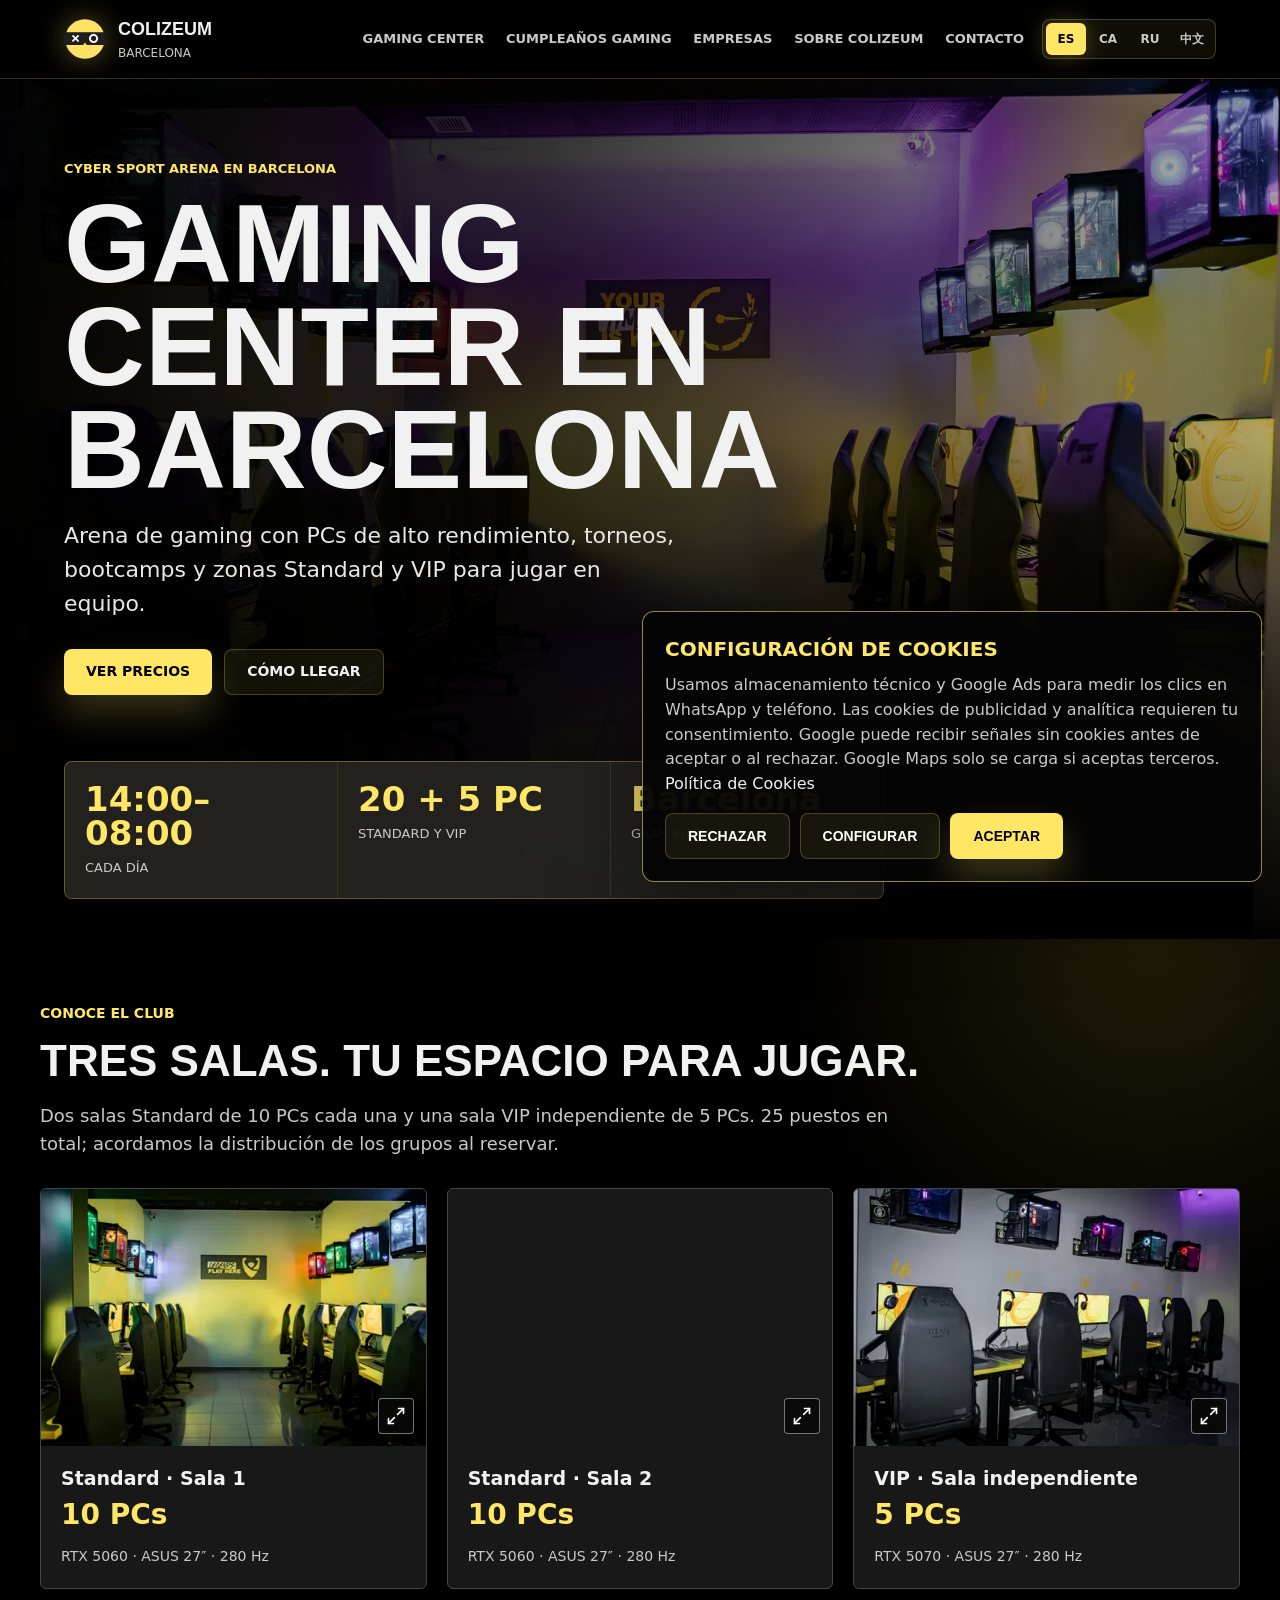
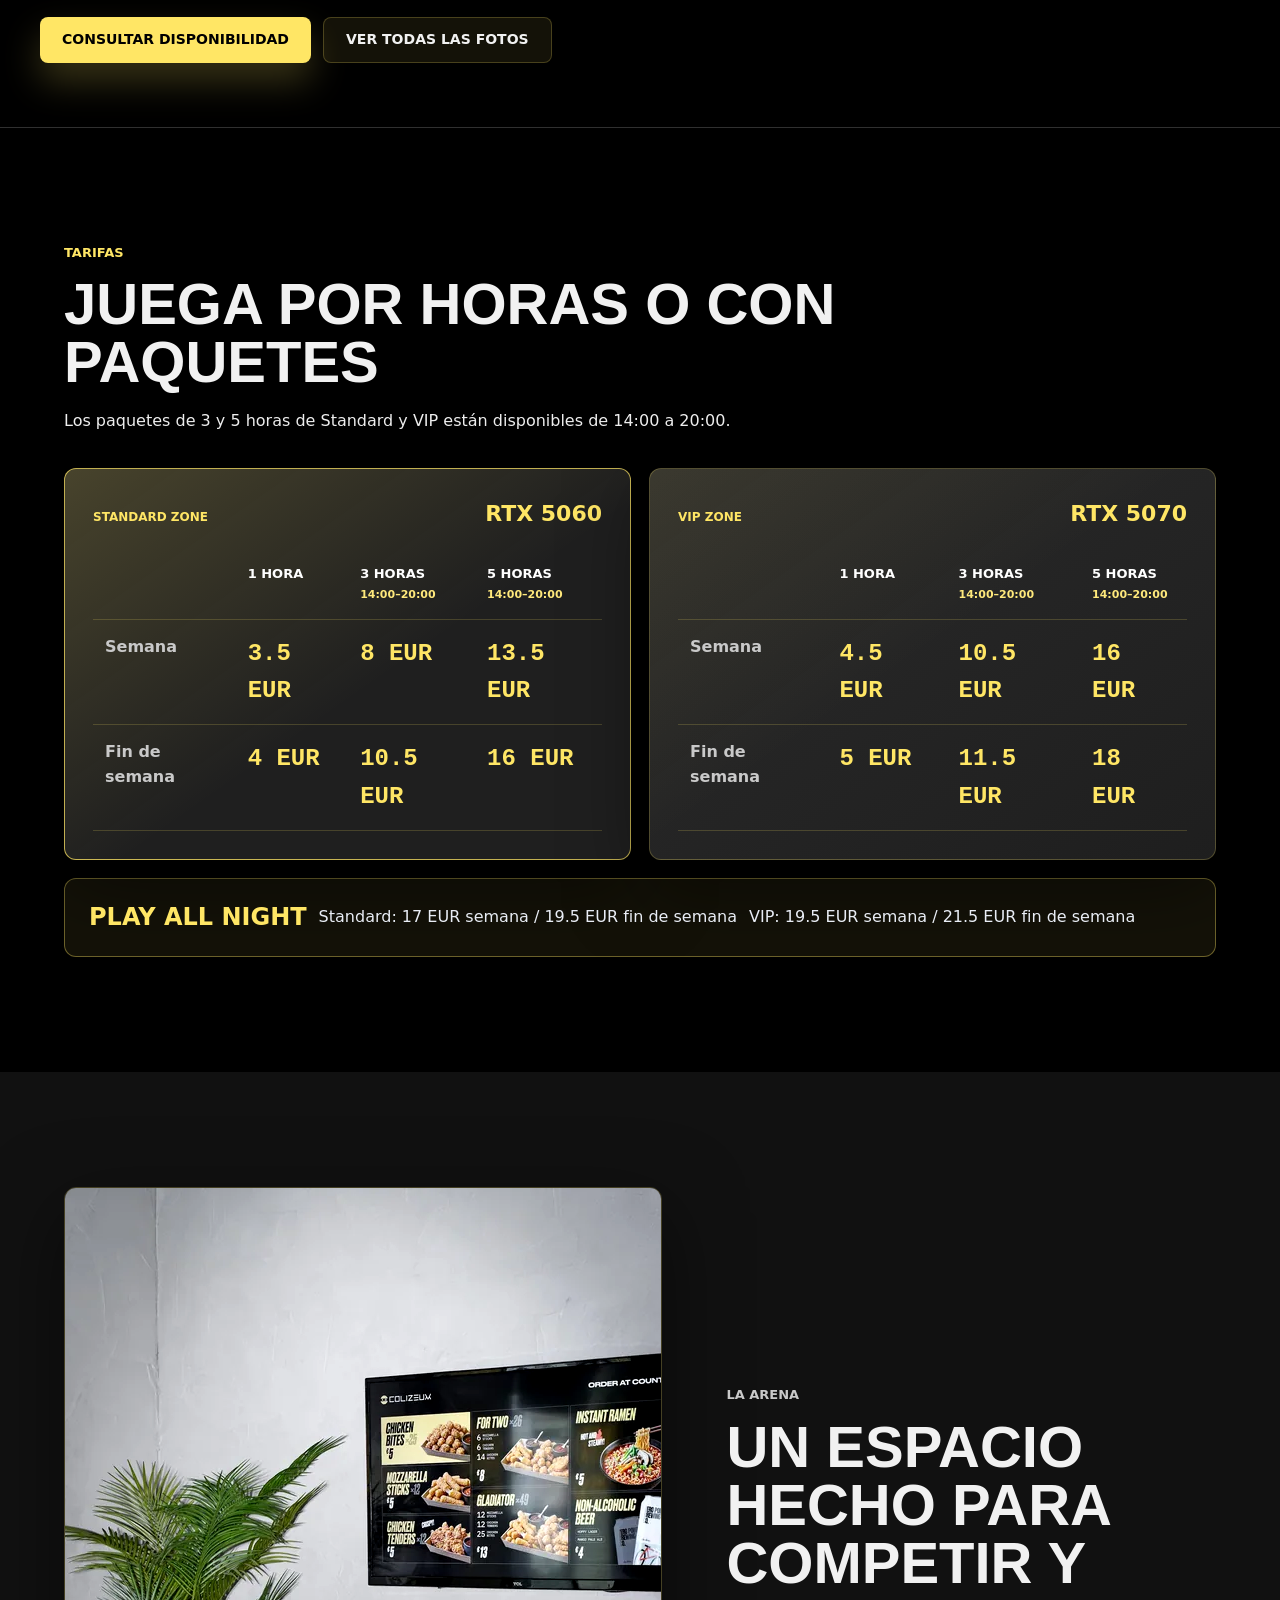
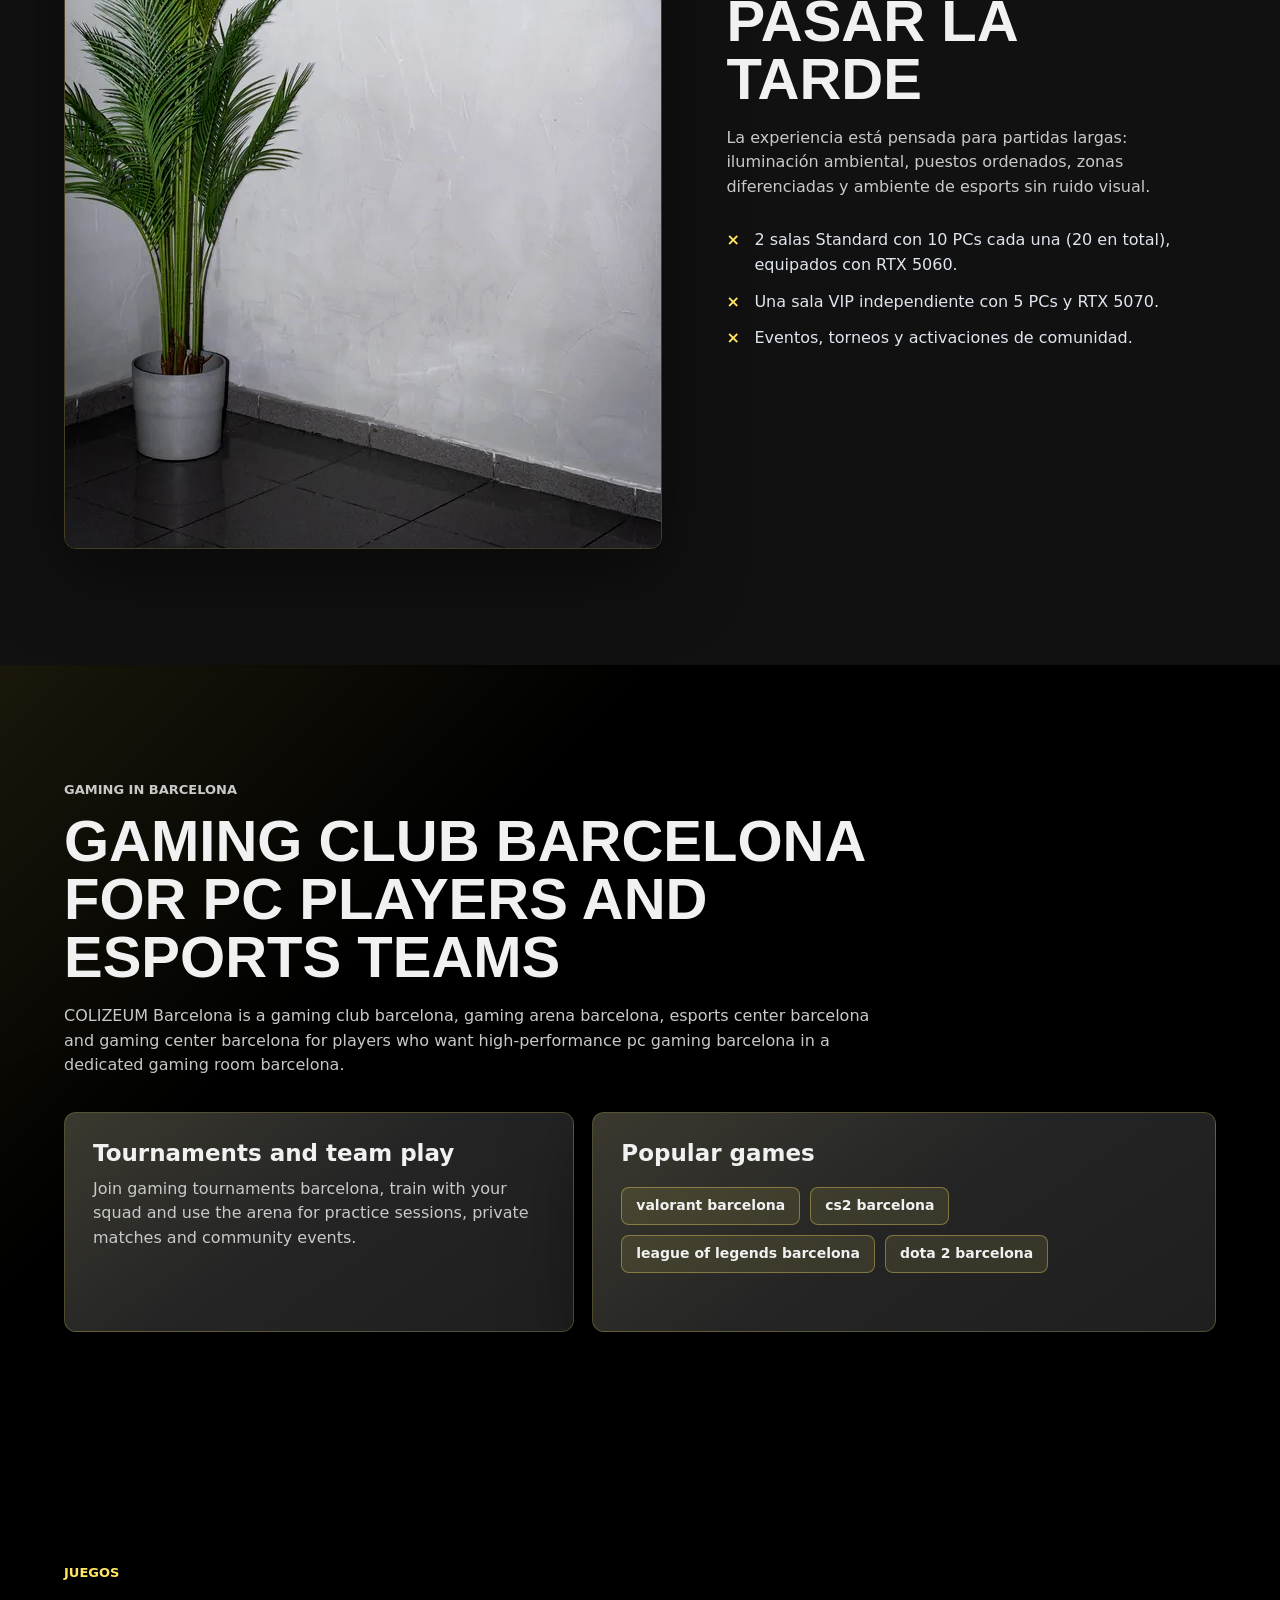
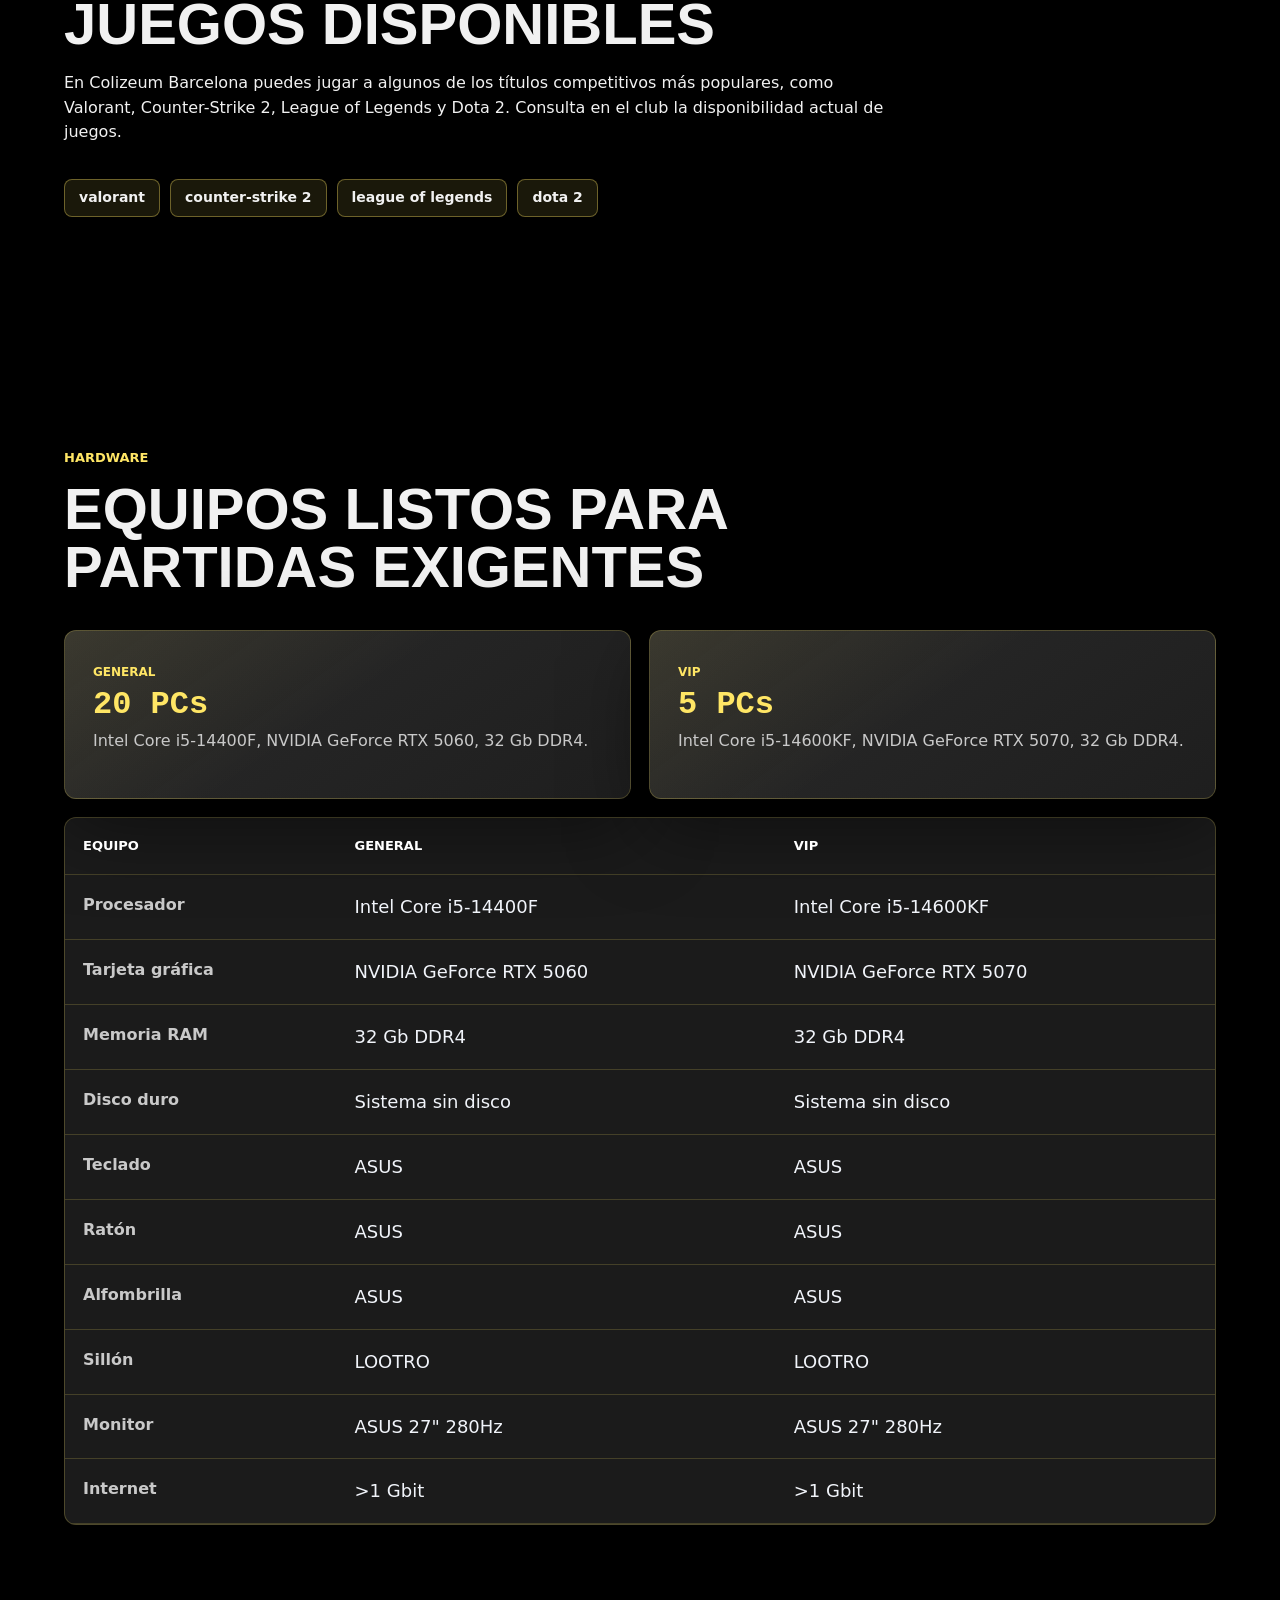
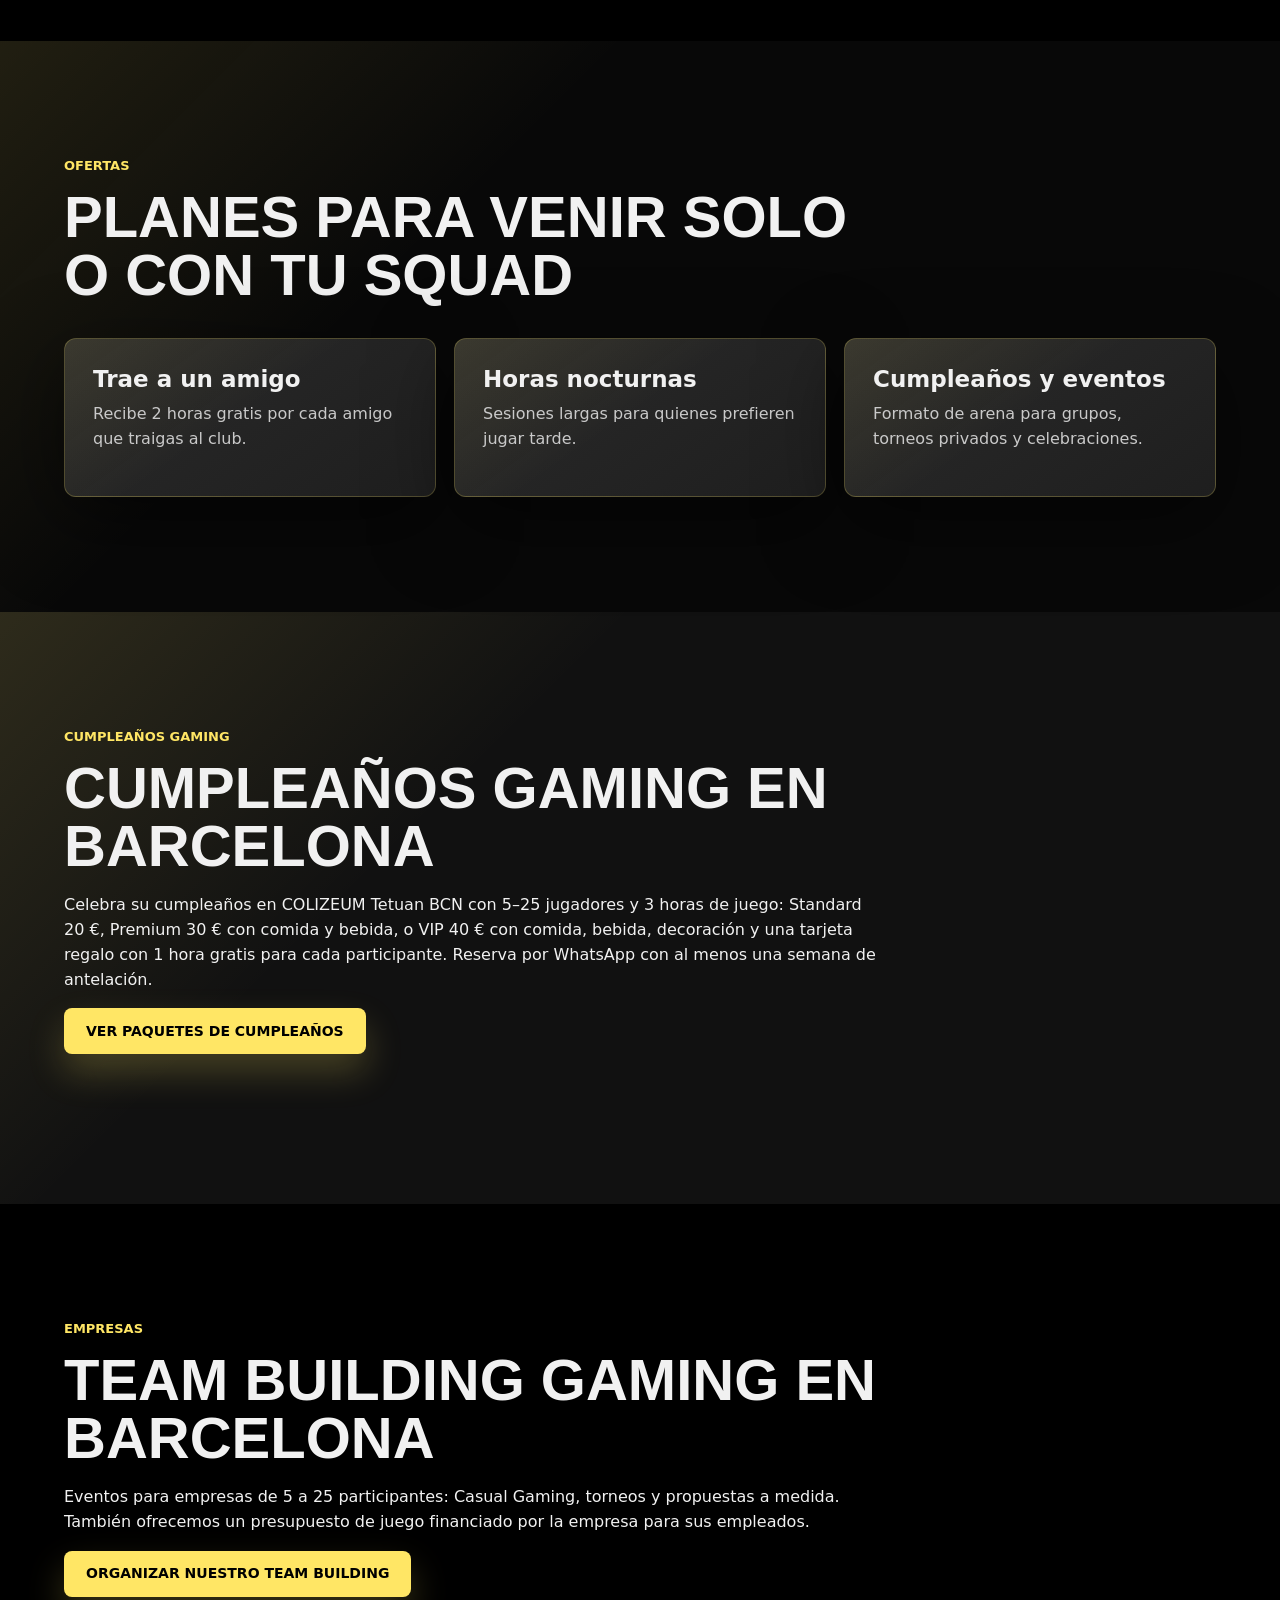
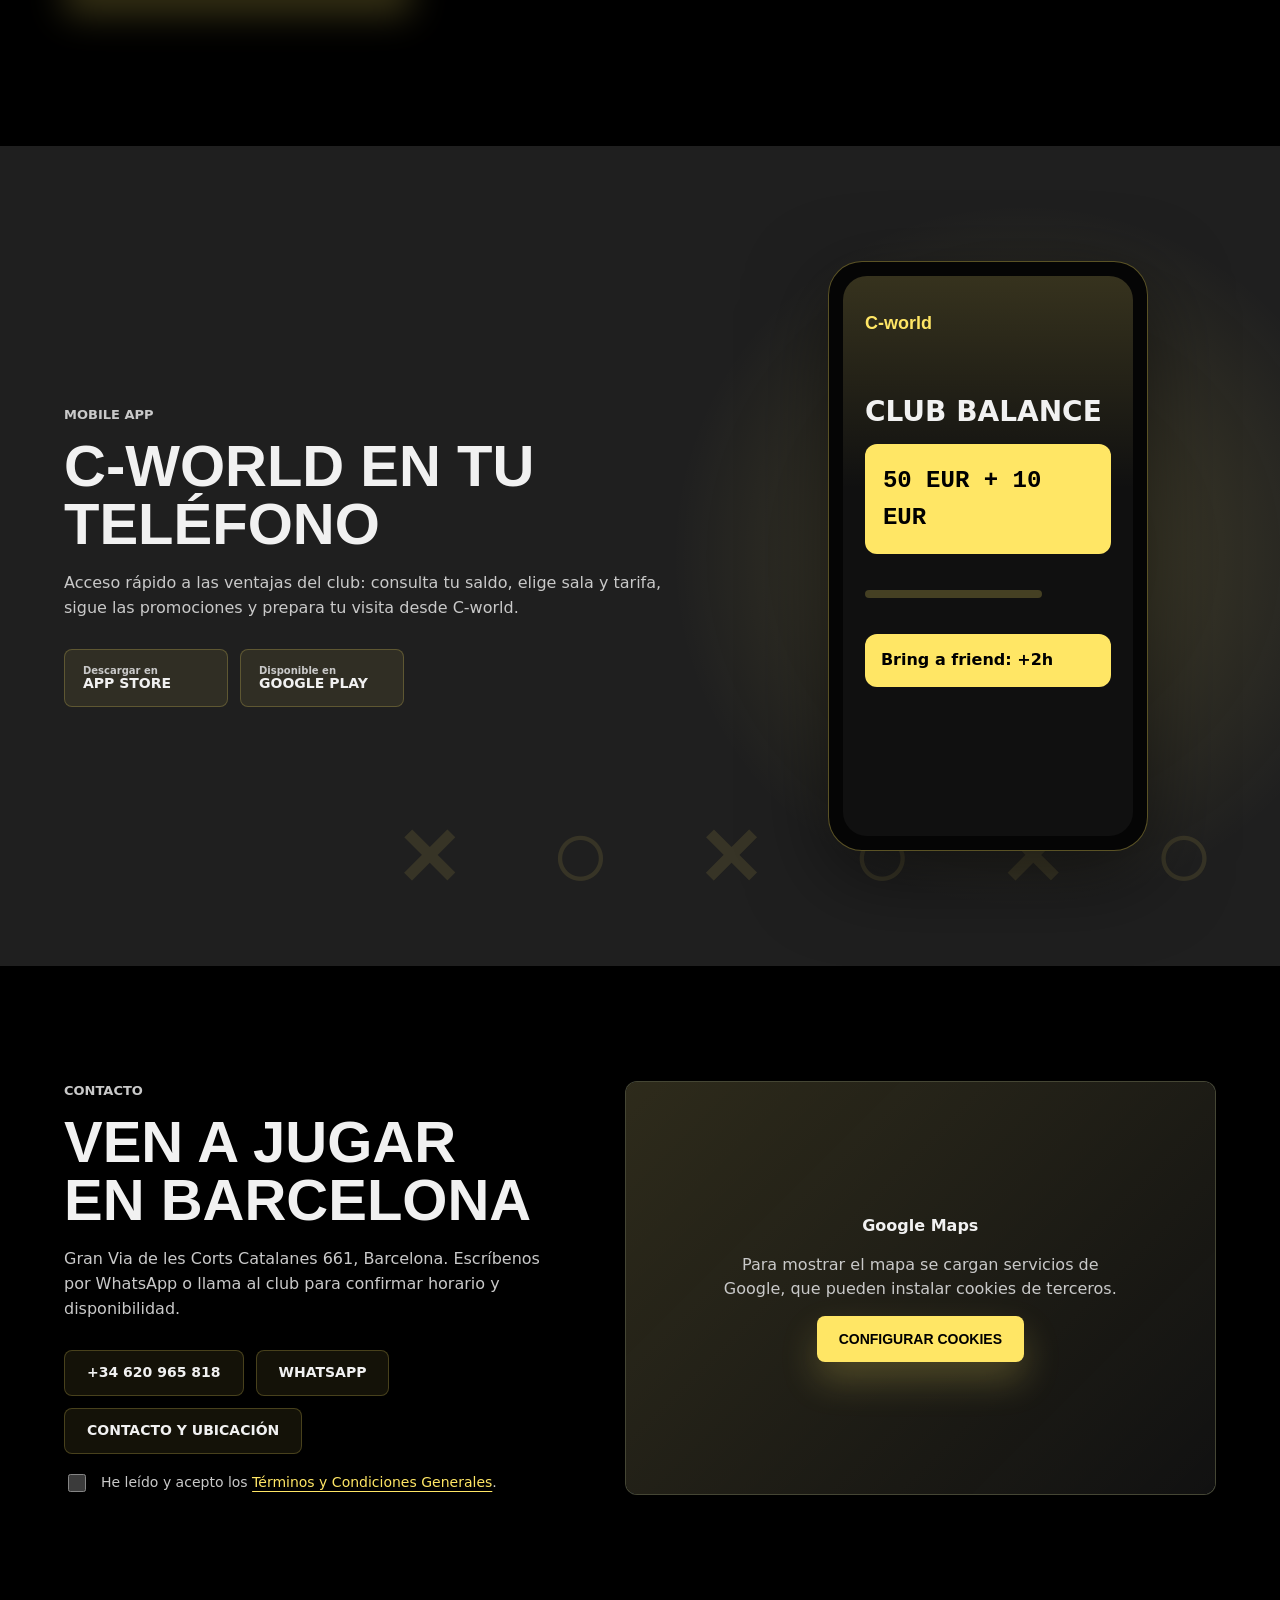
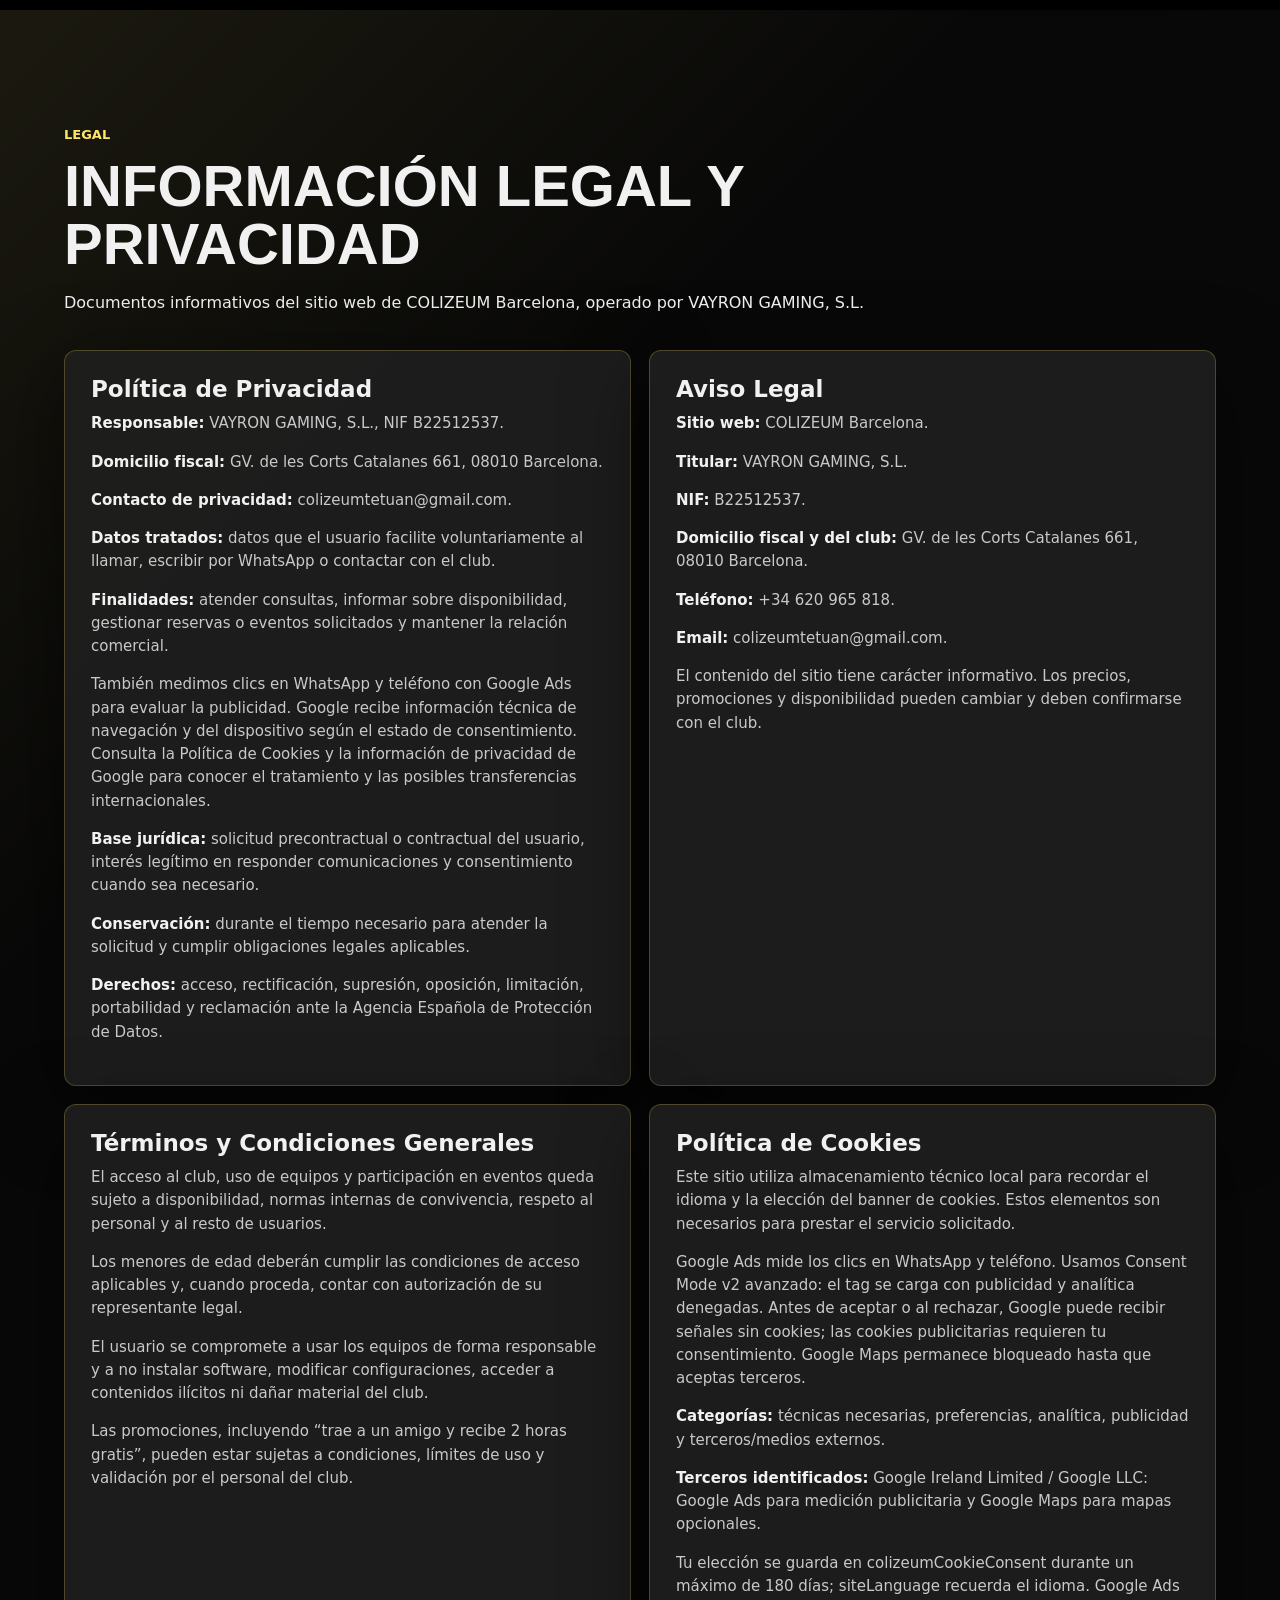
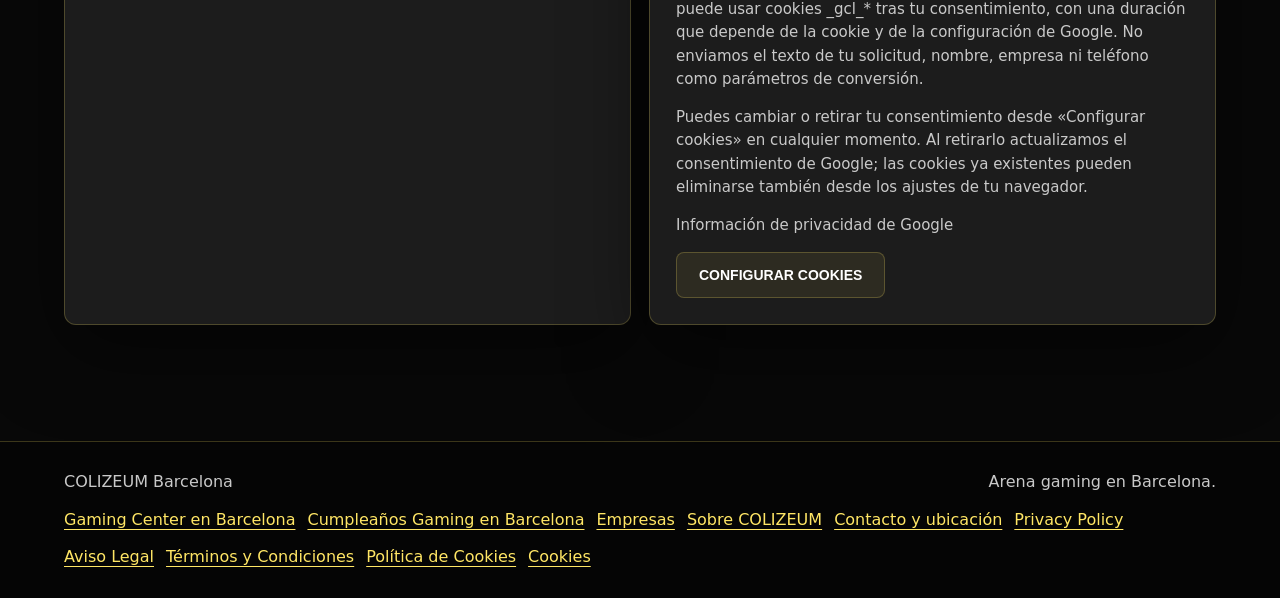
<file: index.html>
<!doctype html>
<html lang="es">
  <head>
    <meta charset="utf-8">
    <script src="/google-consent.js?v=20261111"></script>
    <script async src="https://www.googletagmanager.com/gtag/js?id=AW-17714465396"></script>
    <meta name="viewport" content="width=device-width, initial-scale=1, viewport-fit=cover">
    <title>Gaming Center en Barcelona | Colizeum Tetuan Gaming arena E-sports</title>
    <meta
      name="description"
      content="Gaming center en Barcelona con PCs gaming, zona VIP, tarifas por horas y sesiones nocturnas. Visítanos en Gran Via de les Corts Catalanes 661."
    >
    <meta
      name="keywords"
      content="gaming club barcelona, gaming arena barcelona, esports center barcelona, gaming center barcelona, pc gaming barcelona, gaming tournaments barcelona, valorant barcelona, cs2 barcelona, league of legends barcelona, dota 2 barcelona, gaming room barcelona"
    >
    <link rel="canonical" href="https://colizeumbarcelona.com/">
    <link rel="icon" href="/assets/colizeum-mark.svg" type="image/svg+xml">
    <link rel="preload" href="/assets/club/standard-2-1920.webp" as="image">
    <link rel="stylesheet" href="styles.css?v=photos-20261125">
    <link rel="stylesheet" href="/club-media.css?v=photos-20261125">
  </head>
  <body data-page="home">
    <header class="site-header">
      <a class="brand" href="/" aria-label="COLIZEUM Barcelona inicio">
        <span class="brand-mark" aria-hidden="true">
          <img src="assets/colizeum-mark.svg" alt="">
        </span>
        <span>
          <strong>COLIZEUM</strong>
          <small>Barcelona</small>
        </span>
      </a>

      <div class="header-actions">
        <nav class="site-nav" id="site-nav" aria-label="Principal" data-i18n-attr="aria-label:nav.aria">
          <a href="/" data-i18n="nav.home">Gaming Center</a>
          <a href="/cumpleanos-gaming-barcelona/" data-i18n="nav.birthdays">Cumpleaños Gaming</a>
          <a href="/team-building-barcelona/" data-i18n="nav.corporate">Empresas</a>
          <a href="/sobre-colizeum/" data-i18n="nav.about">Sobre Colizeum</a>
          <a href="/contacto/" data-i18n="nav.contact">Contacto</a>
        </nav>

        <div class="language-switch" role="group" aria-label="Idioma" data-i18n-attr="aria-label:language.aria">
          <button type="button" data-lang="es" aria-pressed="true">ES</button>
          <button type="button" data-lang="ca" aria-pressed="false">CA</button>
          <button type="button" data-lang="ru" aria-pressed="false">RU</button>
          <button type="button" data-lang="zh" aria-pressed="false">中文</button>
        </div>

        <button class="nav-toggle" type="button" aria-expanded="false" aria-controls="site-nav" aria-label="Abrir menú" data-i18n-attr="aria-label:nav.openMenu">
          <span></span>
          <span></span>
          <span></span>
        </button>
      </div>
    </header>

    <main>
      <section class="hero" id="inicio">
        <div class="hero-media" aria-hidden="true"></div>
        <div class="hero-copy">
          <p class="eyebrow" data-i18n="hero.eyebrow">Cyber sport arena en Barcelona</p>
          <h1>Gaming Center en Barcelona</h1>
          <p data-i18n="hero.text">
            Arena de gaming con PCs de alto rendimiento, torneos, bootcamps y
            zonas Standard y VIP para jugar en equipo.
          </p>
          <div class="hero-actions">
            <a class="button primary" href="#precios" data-i18n="hero.pricesCta">Ver precios</a>
            <a class="button ghost" href="/contacto/" data-i18n="hero.routeCta">Cómo llegar</a>
          </div>
        </div>
        <div class="hero-stats" aria-label="Datos clave" data-i18n-attr="aria-label:hero.statsAria">
          <div>
            <strong>14:00–08:00</strong>
            <span data-i18n="hero.statClub">cada día</span>
          </div>
          <div>
            <strong data-i18n="hero.statPc">20 + 5 PC</strong>
            <span data-i18n="hero.statZones">Standard y VIP</span>
          </div>
          <div>
            <strong>Barcelona</strong>
            <span>Gran Via 661</span>
          </div>
        </div>
      </section>

      <!-- club-rooms:start -->
<section class="club-section club-rooms" id="salas"><div class="club-heading"><p data-media-label="eyebrow">CONOCE EL CLUB</p><h2 data-media-label="title">Tres salas. Tu espacio para jugar.</h2><p data-media-label="intro">Dos salas Standard de 10 PCs cada una y una sala VIP independiente de 5 PCs. 25 puestos en total; acordamos la distribución de los grupos al reservar.</p></div><div class="club-room-grid"><figure class="club-room" data-room="standard-1"><a class="club-photo-link" href="/assets/club/standard-1-1920.webp" data-photo-open="standard-1" aria-label="Ampliar foto: Standard · Sala 1 · 10 PCs"><img class="club-photo " src="/assets/club/standard-1-960.webp" srcset="/assets/club/standard-1-480.webp 480w, /assets/club/standard-1-960.webp 960w, /assets/club/standard-1-1920.webp 1920w" sizes="(max-width: 700px) 100vw, 33vw" width="960" height="640" alt="Standard · Sala 1 · 10 PCs" data-media-photo="standard-1" loading="lazy" decoding="async"><span class="club-expand" aria-hidden="true"><img class="club-icon" src="/assets/icons/expand.svg" alt="" width="20" height="20"></span></a><figcaption><div class="club-room-title"><h3 data-media-label="names.0">Standard · Sala 1</h3><strong data-media-label="seats.0">10 PCs</strong></div><p data-media-label="specs.0">RTX 5060 · ASUS 27″ · 280 Hz</p></figcaption></figure><figure class="club-room" data-room="standard-2"><a class="club-photo-link" href="/assets/club/standard-2-1920.webp" data-photo-open="standard-2" aria-label="Ampliar foto: Standard · Sala 2 · 10 PCs"><img class="club-photo " src="/assets/club/standard-2-960.webp" srcset="/assets/club/standard-2-480.webp 480w, /assets/club/standard-2-960.webp 960w, /assets/club/standard-2-1920.webp 1920w" sizes="(max-width: 700px) 100vw, 33vw" width="960" height="640" alt="Standard · Sala 2 · 10 PCs" data-media-photo="standard-2" loading="lazy" decoding="async"><span class="club-expand" aria-hidden="true"><img class="club-icon" src="/assets/icons/expand.svg" alt="" width="20" height="20"></span></a><figcaption><div class="club-room-title"><h3 data-media-label="names.1">Standard · Sala 2</h3><strong data-media-label="seats.1">10 PCs</strong></div><p data-media-label="specs.1">RTX 5060 · ASUS 27″ · 280 Hz</p></figcaption></figure><figure class="club-room" data-room="vip"><a class="club-photo-link" href="/assets/club/vip-1920.webp" data-photo-open="vip" aria-label="Ampliar foto: VIP · Sala independiente · 5 PCs"><img class="club-photo " src="/assets/club/vip-960.webp" srcset="/assets/club/vip-480.webp 480w, /assets/club/vip-960.webp 960w, /assets/club/vip-1920.webp 1920w" sizes="(max-width: 700px) 100vw, 33vw" width="960" height="640" alt="VIP · Sala independiente · 5 PCs" data-media-photo="vip" loading="lazy" decoding="async"><span class="club-expand" aria-hidden="true"><img class="club-icon" src="/assets/icons/expand.svg" alt="" width="20" height="20"></span></a><figcaption><div class="club-room-title"><h3 data-media-label="names.2">VIP · Sala independiente</h3><strong data-media-label="seats.2">5 PCs</strong></div><p data-media-label="specs.2">RTX 5070 · ASUS 27″ · 280 Hz</p></figcaption></figure></div><div class="club-section-actions"><a class="button primary" href="/contacto/" data-media-label="roomCta">Consultar disponibilidad</a><a class="button ghost" href="/sobre-colizeum/#galeria" data-media-label="galleryCta">Ver todas las fotos</a></div></section>
      <!-- club-rooms:end -->

      <section class="section prices" id="precios">
        <div class="section-head">
          <p class="eyebrow" data-i18n="prices.eyebrow">Tarifas</p>
          <h2 data-i18n="prices.title">Juega por horas o con paquetes</h2>
          <p data-i18n="prices.packageHours">Los paquetes de 3 y 5 horas de Standard y VIP están disponibles de 14:00 a 20:00.</p>
        </div>
        <div class="pricing-tables">
          <article class="price-table featured">
            <div class="price-table-head">
              <span data-i18n="prices.standardZone">Standard zone</span>
              <strong>RTX 5060</strong>
            </div>
            <table>
              <thead>
                <tr>
                  <th></th>
                  <th data-i18n="prices.hour1">1 hora</th>
                  <th><span data-i18n="prices.hours3">3 horas</span><br><small>14:00–20:00</small></th>
                  <th><span data-i18n="prices.hours5">5 horas</span><br><small>14:00–20:00</small></th>
                </tr>
              </thead>
              <tbody>
                <tr>
                  <th data-i18n="prices.week">Semana</th>
                  <td>3.5 EUR</td>
                  <td>8 EUR</td>
                  <td>13.5 EUR</td>
                </tr>
                <tr>
                  <th data-i18n="prices.weekend">Fin de semana</th>
                  <td>4 EUR</td>
                  <td>10.5 EUR</td>
                  <td>16 EUR</td>
                </tr>
              </tbody>
            </table>
          </article>

          <article class="price-table">
            <div class="price-table-head">
              <span data-i18n="prices.vipZone">VIP zone</span>
              <strong>RTX 5070</strong>
            </div>
            <table>
              <thead>
                <tr>
                  <th></th>
                  <th data-i18n="prices.hour1">1 hora</th>
                  <th><span data-i18n="prices.hours3">3 horas</span><br><small>14:00–20:00</small></th>
                  <th><span data-i18n="prices.hours5">5 horas</span><br><small>14:00–20:00</small></th>
                </tr>
              </thead>
              <tbody>
                <tr>
                  <th data-i18n="prices.week">Semana</th>
                  <td>4.5 EUR</td>
                  <td>10.5 EUR</td>
                  <td>16 EUR</td>
                </tr>
                <tr>
                  <th data-i18n="prices.weekend">Fin de semana</th>
                  <td>5 EUR</td>
                  <td>11.5 EUR</td>
                  <td>18 EUR</td>
                </tr>
              </tbody>
            </table>
          </article>
        </div>
        <div class="night-prices">
          <strong data-i18n="prices.nightTitle">Play all night</strong>
          <span data-i18n="prices.nightStandard">Standard: 17 EUR semana / 19.5 EUR fin de semana</span>
          <span data-i18n="prices.nightVip">VIP: 19.5 EUR semana / 21.5 EUR fin de semana</span>
        </div>
      </section>

      <section class="section arena" id="arena">
        <div class="arena-visual">
          <!-- club-arena-image:start -->
<img class="club-photo " src="/assets/club/interior-960.webp" srcset="/assets/club/interior-480.webp 319w, /assets/club/interior-960.webp 640w, /assets/club/interior-1920.webp 1280w" sizes="(max-width: 700px) 100vw, 50vw" width="640" height="960" alt="Interior del club y menú" data-media-photo="interior" loading="lazy" decoding="async">
      <!-- club-arena-image:end -->
        </div>
        <div class="arena-copy">
          <p class="eyebrow" data-i18n="arena.eyebrow">La arena</p>
          <h2 data-i18n="arena.title">Un espacio hecho para competir y pasar la tarde</h2>
          <p data-i18n="arena.text">
            La experiencia está pensada para partidas largas: iluminación ambiental,
            puestos ordenados, zonas diferenciadas y ambiente de esports sin ruido visual.
          </p>
          <ul class="check-list">
            <li data-i18n="arena.pointStandard">2 salas Standard con 10 PCs cada una (20 en total), equipados con RTX 5060.</li>
            <li data-i18n="arena.pointVip">Una sala VIP independiente con 5 PCs y RTX 5070.</li>
            <li data-i18n="arena.pointEvents">Eventos, torneos y activaciones de comunidad.</li>
          </ul>
        </div>
      </section>

      <section class="section seo-focus" id="gaming-barcelona">
        <div class="section-head">
          <p class="eyebrow" data-i18n="seo.eyebrow">Gaming in Barcelona</p>
          <h2 data-i18n="seo.title">Gaming club Barcelona for PC players and esports teams</h2>
          <p data-i18n="seo.text">
            COLIZEUM Barcelona is a gaming club barcelona, gaming arena barcelona,
            esports center barcelona and gaming center barcelona for players who
            want high-performance pc gaming barcelona in a dedicated gaming room barcelona.
          </p>
        </div>
        <div class="keyword-grid" aria-label="Gaming keywords" data-i18n-attr="aria-label:seo.keywordsAria">
          <article>
            <h3 data-i18n="seo.tournamentsTitle">Tournaments and team play</h3>
            <p data-i18n="seo.tournamentsText">
              Join gaming tournaments barcelona, train with your squad and use the arena
              for practice sessions, private matches and community events.
            </p>
          </article>
          <article>
            <h3 data-i18n="seo.gamesTitle">Popular games</h3>
            <div class="keyword-tags">
              <span>valorant barcelona</span>
              <span>cs2 barcelona</span>
              <span>league of legends barcelona</span>
              <span>dota 2 barcelona</span>
            </div>
          </article>
        </div>
      </section>

      <section class="section games-section" id="juegos">
        <div class="section-head">
          <p class="eyebrow">Juegos</p>
          <h2>Juegos disponibles</h2>
          <p>
            En Colizeum Barcelona puedes jugar a algunos de los títulos competitivos
            más populares, como Valorant, Counter-Strike 2, League of Legends y Dota 2.
            Consulta en el club la disponibilidad actual de juegos.
          </p>
        </div>
        <div class="keyword-tags">
          <span>Valorant</span>
          <span>Counter-Strike 2</span>
          <span>League of Legends</span>
          <span>Dota 2</span>
        </div>
      </section>

      <section class="section equipment" id="equipos">
        <div class="section-head">
          <p class="eyebrow" data-i18n="equipment.eyebrow">Hardware</p>
          <h2 data-i18n="equipment.title">Equipos listos para partidas exigentes</h2>
        </div>
        <div class="equipment-summary">
          <article>
            <span data-i18n="equipment.general">General</span>
            <strong data-i18n="equipment.standardCount">20 PCs</strong>
            <p>Intel Core i5-14400F, NVIDIA GeForce RTX 5060, 32 Gb DDR4.</p>
          </article>
          <article>
            <span data-i18n="equipment.vip">VIP</span>
            <strong data-i18n="equipment.vipCount">5 PCs</strong>
            <p>Intel Core i5-14600KF, NVIDIA GeForce RTX 5070, 32 Gb DDR4.</p>
          </article>
        </div>
        <div class="equipment-table-wrap">
          <table class="equipment-table">
            <thead>
              <tr>
                <th data-i18n="equipment.tableEquipment">Equipo</th>
                <th data-i18n="equipment.general">General</th>
                <th data-i18n="equipment.vip">VIP</th>
              </tr>
            </thead>
            <tbody>
              <tr>
                <th data-i18n="equipment.processor">Procesador</th>
                <td>Intel Core i5-14400F</td>
                <td>Intel Core i5-14600KF</td>
              </tr>
              <tr>
                <th data-i18n="equipment.gpu">Tarjeta gráfica</th>
                <td>NVIDIA GeForce RTX 5060</td>
                <td>NVIDIA GeForce RTX 5070</td>
              </tr>
              <tr>
                <th data-i18n="equipment.ram">Memoria RAM</th>
                <td>32 Gb DDR4</td>
                <td>32 Gb DDR4</td>
              </tr>
              <tr>
                <th data-i18n="equipment.disk">Disco duro</th>
                <td data-i18n="equipment.diskless">Sistema sin disco</td>
                <td data-i18n="equipment.diskless">Sistema sin disco</td>
              </tr>
              <tr>
                <th data-i18n="equipment.keyboard">Teclado</th>
                <td>ASUS</td>
                <td>ASUS</td>
              </tr>
              <tr>
                <th data-i18n="equipment.mouse">Ratón</th>
                <td>ASUS</td>
                <td>ASUS</td>
              </tr>
              <tr>
                <th data-i18n="equipment.mousepad">Alfombrilla</th>
                <td>ASUS</td>
                <td>ASUS</td>
              </tr>
              <tr>
                <th data-i18n="equipment.chair">Sillón</th>
                <td>LOOTRO</td>
                <td>LOOTRO</td>
              </tr>
              <tr>
                <th data-i18n="equipment.monitor">Monitor</th>
                <td>ASUS 27&quot; 280Hz</td>
                <td>ASUS 27&quot; 280Hz</td>
              </tr>
              <tr>
                <th data-i18n="equipment.internet">Internet</th>
                <td>&gt;1 Gbit</td>
                <td>&gt;1 Gbit</td>
              </tr>
            </tbody>
          </table>
        </div>
      </section>

      <section class="section offers" id="ofertas">
        <div class="section-head">
          <p class="eyebrow" data-i18n="offers.eyebrow">Ofertas</p>
          <h2 data-i18n="offers.title">Planes para venir solo o con tu squad</h2>
        </div>
        <div class="offer-row">
          <article class="featured-offer">
            <h3 data-i18n="offers.friendTitle">Trae a un amigo</h3>
            <p data-i18n="offers.friendText">Recibe 2 horas gratis por cada amigo que traigas al club.</p>
          </article>
          <article>
            <h3 data-i18n="offers.nightTitle">Horas nocturnas</h3>
            <p data-i18n="offers.nightText">Sesiones largas para quienes prefieren jugar tarde.</p>
          </article>
          <article>
            <h3 data-i18n="offers.eventsTitle">Cumpleaños y eventos</h3>
            <p data-i18n="offers.eventsText">Formato de arena para grupos, torneos privados y celebraciones.</p>
          </article>
        </div>
      </section>

      <section class="section birthday-preview" id="cumpleanos">
        <div class="section-head">
          <p class="eyebrow">Cumpleaños Gaming</p>
          <h2 data-i18n="birthday.title">Cumpleaños gaming en Barcelona</h2>
          <p data-i18n="birthday.text">
            Celebra su cumpleaños en COLIZEUM Tetuan BCN con 5–25 jugadores y 3 horas de juego:
            Standard 20 €, Premium 30 € con comida y bebida, o VIP 40 € con comida,
            bebida, decoración y una tarjeta regalo con 1 hora gratis para cada participante.
            Reserva por WhatsApp con al menos una semana de antelación.
          </p>
          <a class="button primary" href="/cumpleanos-gaming-barcelona/" data-i18n="birthday.cta">Ver paquetes de cumpleaños</a>
        </div>
      </section>

      <section class="section corporate-preview" id="empresas">
        <div class="section-head">
          <p class="eyebrow" data-i18n="nav.corporate">Empresas</p>
          <h2 data-i18n="corporate.title">Team building gaming en Barcelona</h2>
          <p data-i18n="corporate.text">Eventos para empresas de 5 a 25 participantes: Casual Gaming, torneos y propuestas a medida. También ofrecemos un presupuesto de juego financiado por la empresa para sus empleados.</p>
          <a class="button primary" href="/team-building-barcelona/" data-i18n="corporate.cta">Organizar nuestro team building</a>
        </div>
      </section>

      <section class="section mobile-app" id="app">
        <div class="app-copy">
          <p class="eyebrow" data-i18n="app.eyebrow">Mobile app</p>
          <h2 data-i18n="app.title">C-world en tu teléfono</h2>
          <p data-i18n="app.text">
            Acceso rápido a las ventajas del club: consulta tu saldo, elige sala
            y tarifa, sigue las promociones y prepara tu visita desde C-world.
          </p>
          <div class="app-badges" aria-label="App download options" data-i18n-attr="aria-label:app.badgesAria">
            <a href="https://apps.apple.com/us/app/%D1%81-world/id6459059878" target="_blank" rel="noopener noreferrer">
              <small data-i18n="app.appStoreLabel">Download on the</small>
              App Store
            </a>
            <a href="https://play.google.com/store/apps/details?id=com.c_world" target="_blank" rel="noopener noreferrer">
              <small data-i18n="app.googlePlayLabel">Get it on</small>
              Google Play
            </a>
          </div>
        </div>
        <div class="phone-mockup" aria-hidden="true">
          <div class="phone-screen">
            <span class="phone-logo">C-world</span>
            <strong data-i18n="app.phoneTitle">Club balance</strong>
            <div class="phone-balance">50 EUR + 10 EUR</div>
            <div class="phone-line"></div>
            <div class="phone-pill" data-i18n="app.phoneOffer">Bring a friend: +2h</div>
          </div>
        </div>
      </section>

      <section class="section contact" id="contacto">
        <div>
          <p class="eyebrow" data-i18n="contact.eyebrow">Contacto</p>
          <h2 data-i18n="contact.title">Ven a jugar en Barcelona</h2>
          <p data-i18n="contact.text">
            Gran Via de les Corts Catalanes 661, Barcelona. Escríbenos por
            WhatsApp o llama al club para confirmar horario y disponibilidad.
          </p>
          <div class="contact-links">
            <a href="tel:+34620965818">+34 620 965 818</a>
            <a class="terms-required" href="https://wa.me/34620965818" aria-disabled="true">WhatsApp</a>
            <a href="/contacto/">Contacto y ubicación</a>
          </div>
          <label class="terms-consent">
            <input type="checkbox" id="terms-consent">
            <span>
              He leído y acepto los
              <a href="#terms">Términos y Condiciones Generales</a>.
            </span>
          </label>
        </div>
        <div class="map-card" aria-label="Mapa de COLIZEUM Barcelona" data-i18n-attr="aria-label:contact.mapAria">
          <div class="map-consent" data-map-consent>
            <strong>Google Maps</strong>
            <p>Para mostrar el mapa se cargan servicios de Google, que pueden instalar cookies de terceros.</p>
            <button type="button" class="button primary" data-cookie-open>Configurar cookies</button>
          </div>
          <iframe
            title="Mapa de COLIZEUM Barcelona"
            data-i18n-attr="title:contact.mapAria"
            data-src="https://www.google.com/maps?q=Gran%20Via%20de%20les%20Corts%20Catalanes%20661%2C%20Barcelona&output=embed"
            loading="lazy"
            referrerpolicy="no-referrer-when-downgrade"
            hidden
          ></iframe>
          <div class="map-overlay">
            <span>Gran Via de les Corts Catalanes 661</span>
            <strong>COLIZEUM Barcelona</strong>
          </div>
        </div>
      </section>

      <section class="section legal-section" id="legal">
        <div class="section-head">
          <p class="eyebrow">Legal</p>
          <h2>Información legal y privacidad</h2>
          <p>
            Documentos informativos del sitio web de COLIZEUM Barcelona,
            operado por VAYRON GAMING, S.L.
          </p>
        </div>
        <div class="legal-grid">
          <article id="privacy">
            <h3>Política de Privacidad</h3>
            <p><strong>Responsable:</strong> VAYRON GAMING, S.L., NIF B22512537.</p>
            <p><strong>Domicilio fiscal:</strong> GV. de les Corts Catalanes 661, 08010 Barcelona.</p>
            <p><strong>Contacto de privacidad:</strong> <a href="mailto:colizeumtetuan@gmail.com">colizeumtetuan@gmail.com</a>.</p>
            <p><strong>Datos tratados:</strong> datos que el usuario facilite voluntariamente al llamar, escribir por WhatsApp o contactar con el club.</p>
            <p><strong>Finalidades:</strong> atender consultas, informar sobre disponibilidad, gestionar reservas o eventos solicitados y mantener la relación comercial.</p>
            <p>También medimos clics en WhatsApp y teléfono con Google Ads para evaluar la publicidad. Google recibe información técnica de navegación y del dispositivo según el estado de consentimiento. Consulta la Política de Cookies y la información de privacidad de Google para conocer el tratamiento y las posibles transferencias internacionales.</p>
            <p><strong>Base jurídica:</strong> solicitud precontractual o contractual del usuario, interés legítimo en responder comunicaciones y consentimiento cuando sea necesario.</p>
            <p><strong>Conservación:</strong> durante el tiempo necesario para atender la solicitud y cumplir obligaciones legales aplicables.</p>
            <p><strong>Derechos:</strong> acceso, rectificación, supresión, oposición, limitación, portabilidad y reclamación ante la Agencia Española de Protección de Datos.</p>
          </article>
          <article id="legal-notice">
            <h3>Aviso Legal</h3>
            <p><strong>Sitio web:</strong> COLIZEUM Barcelona.</p>
            <p><strong>Titular:</strong> VAYRON GAMING, S.L.</p>
            <p><strong>NIF:</strong> B22512537.</p>
            <p><strong>Domicilio fiscal y del club:</strong> GV. de les Corts Catalanes 661, 08010 Barcelona.</p>
            <p><strong>Teléfono:</strong> +34 620 965 818.</p>
            <p><strong>Email:</strong> <a href="mailto:colizeumtetuan@gmail.com">colizeumtetuan@gmail.com</a>.</p>
            <p>El contenido del sitio tiene carácter informativo. Los precios, promociones y disponibilidad pueden cambiar y deben confirmarse con el club.</p>
          </article>
          <article id="terms">
            <h3>Términos y Condiciones Generales</h3>
            <p>El acceso al club, uso de equipos y participación en eventos queda sujeto a disponibilidad, normas internas de convivencia, respeto al personal y al resto de usuarios.</p>
            <p>Los menores de edad deberán cumplir las condiciones de acceso aplicables y, cuando proceda, contar con autorización de su representante legal.</p>
            <p>El usuario se compromete a usar los equipos de forma responsable y a no instalar software, modificar configuraciones, acceder a contenidos ilícitos ni dañar material del club.</p>
            <p>Las promociones, incluyendo “trae a un amigo y recibe 2 horas gratis”, pueden estar sujetas a condiciones, límites de uso y validación por el personal del club.</p>
          </article>
          <article id="cookies">
            <h3>Política de Cookies</h3>
            <p>Este sitio utiliza almacenamiento técnico local para recordar el idioma y la elección del banner de cookies. Estos elementos son necesarios para prestar el servicio solicitado.</p>
            <p>Google Ads mide los clics en WhatsApp y teléfono. Usamos Consent Mode v2 avanzado: el tag se carga con publicidad y analítica denegadas. Antes de aceptar o al rechazar, Google puede recibir señales sin cookies; las cookies publicitarias requieren tu consentimiento. Google Maps permanece bloqueado hasta que aceptas terceros.</p>
            <p><strong>Categorías:</strong> técnicas necesarias, preferencias, analítica, publicidad y terceros/medios externos.</p>
            <p><strong>Terceros identificados:</strong> Google Ireland Limited / Google LLC: Google Ads para medición publicitaria y Google Maps para mapas opcionales.</p>
            <p>Tu elección se guarda en colizeumCookieConsent durante un máximo de 180 días; siteLanguage recuerda el idioma. Google Ads puede usar cookies _gcl_* tras tu consentimiento, con una duración que depende de la cookie y de la configuración de Google. No enviamos el texto de tu solicitud, nombre, empresa ni teléfono como parámetros de conversión.</p>
            <p>Puedes cambiar o retirar tu consentimiento desde «Configurar cookies» en cualquier momento. Al retirarlo actualizamos el consentimiento de Google; las cookies ya existentes pueden eliminarse también desde los ajustes de tu navegador.</p>
            <p><a href="https://business.safety.google/privacy/" target="_blank" rel="noopener noreferrer">Información de privacidad de Google</a></p>
            <button type="button" class="button ghost" data-cookie-open>Configurar cookies</button>
          </article>
        </div>
      </section>
    </main>

    <footer class="site-footer">
      <span>COLIZEUM Barcelona</span>
      <span data-i18n="footer.text">Arena gaming en Barcelona.</span>
      <nav class="footer-legal" aria-label="Legal">
        <a href="/">Gaming Center en Barcelona</a>
        <a href="/cumpleanos-gaming-barcelona/">Cumpleaños Gaming en Barcelona</a>
        <a href="/team-building-barcelona/" data-i18n="nav.corporate">Empresas</a>
        <a href="/sobre-colizeum/">Sobre COLIZEUM</a>
        <a href="/contacto/">Contacto y ubicación</a>
        <a href="/#privacy">Privacy Policy</a>
        <a href="/#legal-notice">Aviso Legal</a>
        <a href="/#terms">Términos y Condiciones</a>
        <a href="/#cookies">Política de Cookies</a>
        <button type="button" data-cookie-open>Cookies</button>
      </nav>
    </footer>

    <script type="application/ld+json">
      {
        "@context": "https://schema.org",
        "@graph": [
          {
            "@type": "LocalBusiness",
            "@id": "https://colizeumbarcelona.com/#business",
            "name": "COLIZEUM Barcelona",
            "url": "https://colizeumbarcelona.com/",
            "telephone": "+34620965818",
            "description": "Gaming center en Barcelona con PCs gaming, zonas Standard y VIP, tarifas por horas y sesiones nocturnas.",
            "address": {
              "@type": "PostalAddress",
              "streetAddress": "Gran Via de les Corts Catalanes, 661",
              "postalCode": "08010",
              "addressLocality": "Barcelona",
              "addressRegion": "Catalunya",
              "addressCountry": "ES"
            },
            "areaServed": {
              "@type": "City",
              "name": "Barcelona"
            },
            "openingHoursSpecification": [
              {
                "@type": "OpeningHoursSpecification",
                "dayOfWeek": ["Monday", "Tuesday", "Wednesday", "Thursday", "Friday", "Saturday", "Sunday"],
                "opens": "14:00",
                "closes": "08:00"
              }
            ]
          },
          {
            "@type": "WebSite",
            "@id": "https://colizeumbarcelona.com/#website",
            "url": "https://colizeumbarcelona.com/",
            "name": "COLIZEUM Barcelona",
            "inLanguage": "es",
            "publisher": {
              "@id": "https://colizeumbarcelona.com/#business"
            }
          }
        ]
      }
    </script>

    <div class="cookie-banner" data-cookie-banner role="dialog" aria-modal="true" aria-labelledby="cookie-title" hidden>
      <div class="cookie-copy">
        <strong id="cookie-title">Configuración de cookies</strong>
        <p>
          Usamos almacenamiento técnico y Google Ads para medir los clics en WhatsApp y teléfono. Las cookies de publicidad y analítica requieren tu consentimiento. Google puede recibir señales sin cookies antes de aceptar o al rechazar. Google Maps solo se carga si aceptas terceros.
        </p>
        <a href="/#cookies">Política de Cookies</a>
      </div>
      <div class="cookie-actions">
        <button type="button" class="button ghost" data-cookie-reject>Rechazar</button>
        <button type="button" class="button ghost" data-cookie-config>Configurar</button>
        <button type="button" class="button primary" data-cookie-accept>Aceptar</button>
      </div>
      <form class="cookie-panel" data-cookie-panel hidden>
        <label>
          <input type="checkbox" checked disabled>
          <span>Cookies técnicas necesarias <small>Siempre activas: idioma, seguridad y preferencias de consentimiento.</small></span>
        </label>
        <label>
          <input type="checkbox" name="preferences">
          <span>Preferencias <small>Recordar ajustes de experiencia del sitio.</small></span>
        </label>
        <label>
          <input type="checkbox" name="analytics">
          <span>Analítica <small>Permitir almacenamiento para medición analítica de Google.</small></span>
        </label>
        <label>
          <input type="checkbox" name="marketing">
          <span>Publicidad: Google Ads</span>
        </label>
        <label>
          <input type="checkbox" name="thirdParty">
          <span>Terceros y medios externos <small>Google Maps y otros contenidos externos.</small></span>
        </label>
        <div class="cookie-actions">
          <button type="button" class="button ghost" data-cookie-save>Guardar selección</button>
        </div>
      </form>
    </div>

    <script src="script.js?v=hours-rooms-20261125"></script>
    <script src="/google-ads.js?v=packages-photos-20261125"></script>
    <script type="module" src="/club-media.js?v=photos-20261125"></script>
  </body>
</html>
</file>
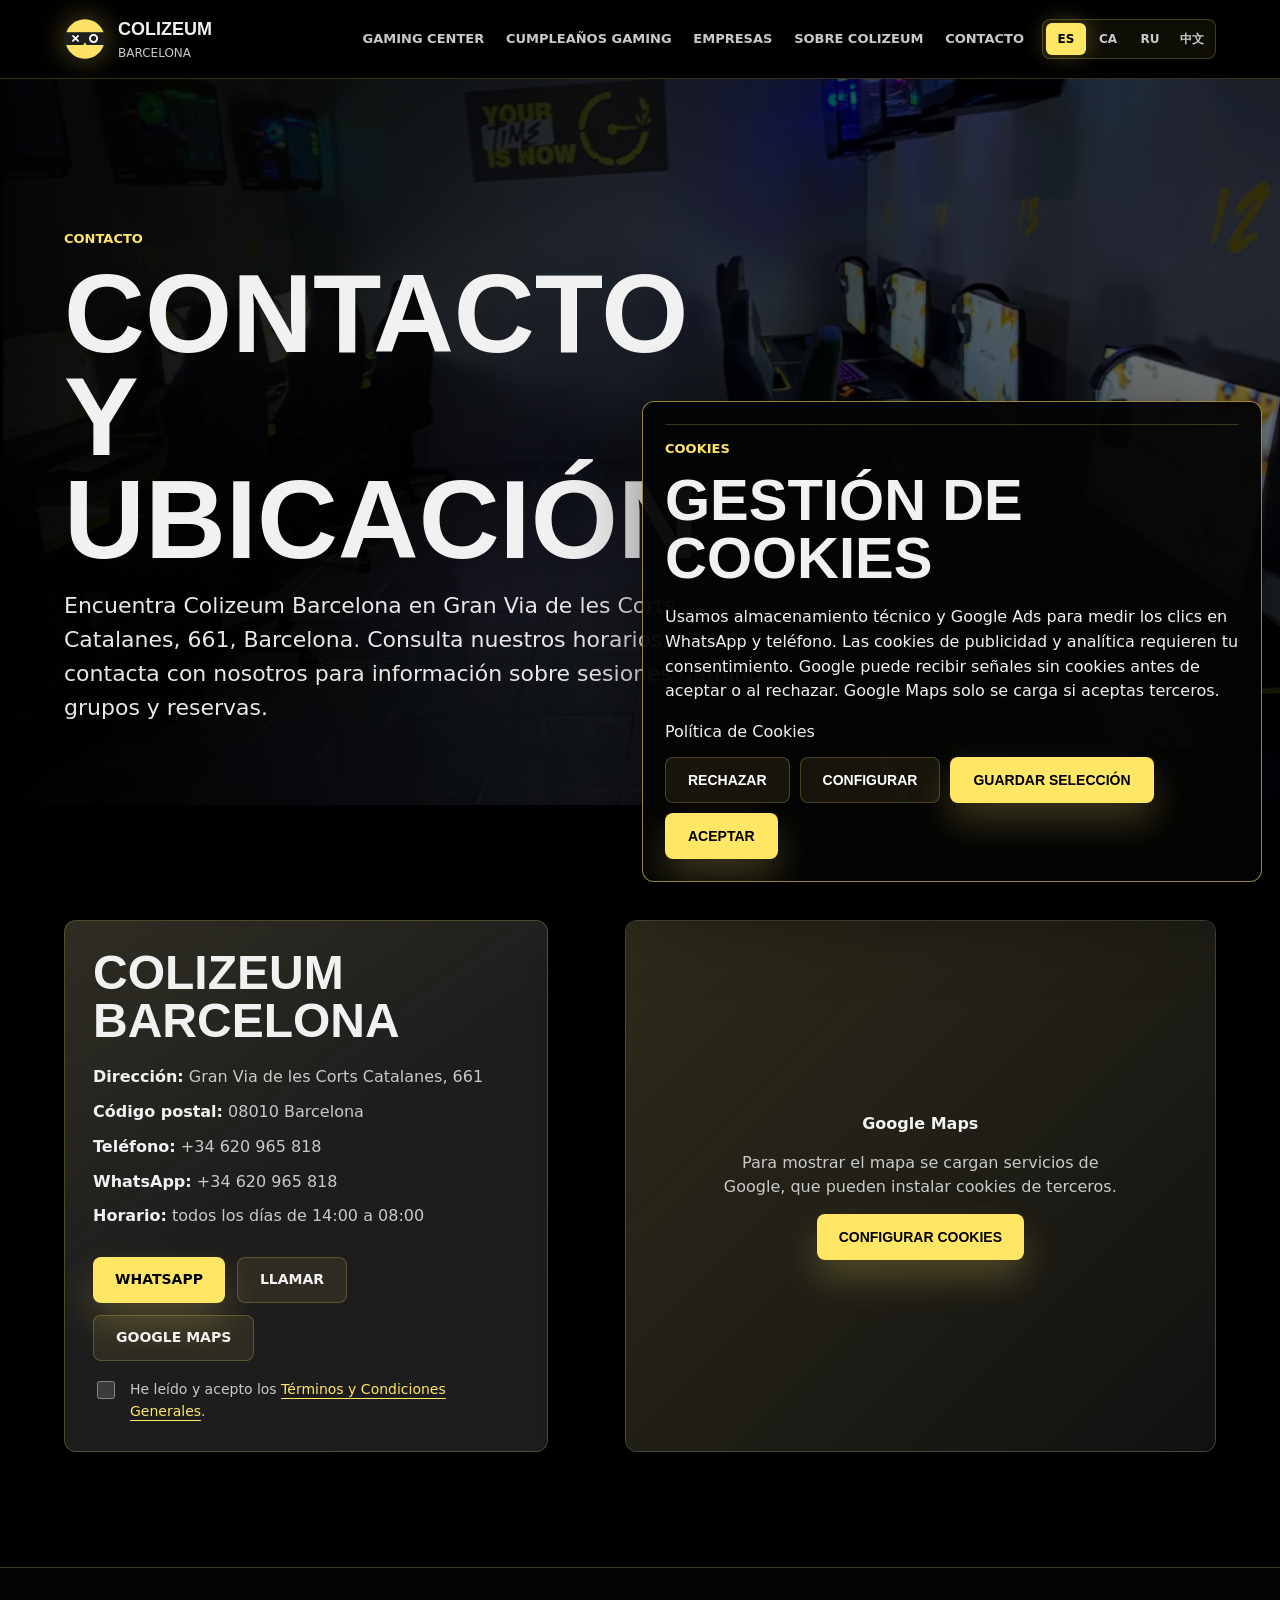
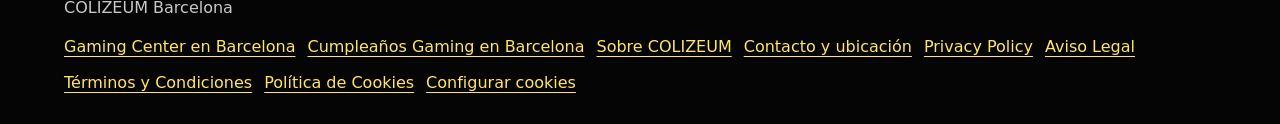
<file: contacto/index.html>
<!doctype html>
<html lang="es">
  <head>
    <meta charset="utf-8">
    <script src="/google-consent.js?v=20261111"></script>
    <script async src="https://www.googletagmanager.com/gtag/js?id=AW-17714465396"></script>
    <meta name="viewport" content="width=device-width, initial-scale=1, viewport-fit=cover">
    <title>Contactos | Colizeum Tetuan Gaming arena E-sports</title>
    <meta name="description" content="Contacto y ubicación de Colizeum Barcelona: Gran Via de les Corts Catalanes 661, 08010 Barcelona, teléfono y WhatsApp.">
    <link rel="canonical" href="https://colizeumbarcelona.com/contacto/">
    <link rel="icon" href="/assets/colizeum-mark.svg" type="image/svg+xml">
    <link rel="stylesheet" href="/styles.css?v=corporate-20261108">
  </head>
  <body>
    <header class="site-header">
      <a class="brand" href="/" aria-label="COLIZEUM Barcelona inicio">
        <span class="brand-mark" aria-hidden="true">
          <img src="/assets/colizeum-mark.svg" alt="">
        </span>
        <span>
          <strong>COLIZEUM</strong>
          <small>Barcelona</small>
        </span>
      </a>
      <div class="header-actions">
        <nav class="site-nav" id="site-nav" aria-label="Principal">
          <a href="/">Gaming Center</a>
          <a href="/cumpleanos-gaming-barcelona/">Cumpleaños Gaming</a>
          <a href="/team-building-barcelona/" data-i18n="nav.corporate">Empresas</a>
          <a href="/sobre-colizeum/">Sobre Colizeum</a>
          <a href="/contacto/">Contacto</a>
        </nav>
        <button class="nav-toggle" type="button" aria-expanded="false" aria-controls="site-nav" aria-label="Abrir menú">
          <span></span>
          <span></span>
          <span></span>
        </button>
      </div>
    </header>

    <main class="page-main">
      <section class="page-hero">
        <div class="page-hero-content">
          <p class="eyebrow">Contacto</p>
          <h1>Contacto y ubicación</h1>
          <p>
            Encuentra Colizeum Barcelona en Gran Via de les Corts Catalanes,
            661, Barcelona. Consulta nuestros horarios o contacta con nosotros
            para información sobre sesiones gaming, grupos y reservas.
          </p>
        </div>
      </section>

      <section class="section contact">
        <div class="content-panel">
          <h2>COLIZEUM Barcelona</h2>
          <div class="contact-details">
            <span><strong>Dirección:</strong> Gran Via de les Corts Catalanes, 661</span>
            <span><strong>Código postal:</strong> 08010 Barcelona</span>
            <span><strong>Teléfono:</strong> +34 620 965 818</span>
            <span><strong>WhatsApp:</strong> +34 620 965 818</span>
            <span><strong>Horario:</strong> todos los días de 14:00 a 08:00</span>
          </div>
          <div class="link-row">
            <a class="button primary terms-required" href="https://wa.me/34620965818" aria-disabled="true">WhatsApp</a>
            <a class="button ghost" href="tel:+34620965818">Llamar</a>
            <a class="button ghost" href="https://www.google.com/maps/search/?api=1&query=Gran%20Via%20de%20les%20Corts%20Catalanes%20661%2C%2008010%20Barcelona" target="_blank" rel="noopener noreferrer">Google Maps</a>
          </div>
          <label class="terms-consent">
            <input type="checkbox" id="terms-consent">
            <span>He leído y acepto los <a href="/#terms">Términos y Condiciones Generales</a>.</span>
          </label>
        </div>
        <div class="map-card" aria-label="Mapa de COLIZEUM Barcelona">
          <div class="map-consent" data-map-consent>
            <strong>Google Maps</strong>
            <p>Para mostrar el mapa se cargan servicios de Google, que pueden instalar cookies de terceros.</p>
            <button type="button" class="button primary" data-cookie-open>Configurar cookies</button>
          </div>
          <iframe
            title="Mapa de COLIZEUM Barcelona"
            data-src="https://www.google.com/maps?q=Gran%20Via%20de%20les%20Corts%20Catalanes%20661%2C%20Barcelona&output=embed"
            loading="lazy"
            referrerpolicy="no-referrer-when-downgrade"
            hidden
          ></iframe>
          <div class="map-overlay">
            <span>Gran Via de les Corts Catalanes 661</span>
            <strong>COLIZEUM Barcelona</strong>
          </div>
        </div>
      </section>
    </main>

    <footer class="site-footer">
      <span>COLIZEUM Barcelona</span>
      <nav class="footer-legal" aria-label="Legal">
        <a href="/">Gaming Center en Barcelona</a>
        <a href="/cumpleanos-gaming-barcelona/">Cumpleaños Gaming en Barcelona</a>
        <a href="/sobre-colizeum/">Sobre COLIZEUM</a>
        <a href="/contacto/">Contacto y ubicación</a>
        <a href="/#privacy">Privacy Policy</a>
        <a href="/#legal-notice">Aviso Legal</a>
        <a href="/#terms">Términos y Condiciones</a>
        <a href="/#cookies">Política de Cookies</a>
        <button type="button" data-cookie-open>Configurar cookies</button>
      </nav>
    </footer>
    <div class="cookie-banner" data-cookie-banner role="dialog" aria-modal="true" aria-labelledby="cookie-title" hidden>
      <div class="cookie-panel">
        <div>
          <p class="eyebrow">Cookies</p>
          <h2 id="cookie-title">Gestión de cookies</h2>
          <p>
            Usamos almacenamiento técnico y Google Ads para medir los clics en WhatsApp y teléfono. Las cookies de publicidad y analítica requieren tu consentimiento. Google puede recibir señales sin cookies antes de aceptar o al rechazar. Google Maps solo se carga si aceptas terceros.
          </p>
          <a href="/#cookies">Política de Cookies</a>
        </div>
        <div class="cookie-options" data-cookie-options hidden>
          <label><input type="checkbox" checked disabled> Técnicas necesarias</label>
          <label><input type="checkbox" data-cookie-category="analytics"> Analíticas</label>
          <label><input type="checkbox" data-cookie-category="marketing"> Publicidad: Google Ads</label>
          <label><input type="checkbox" data-cookie-category="thirdParty"> Terceros: Google Maps</label>
        </div>
        <div class="cookie-actions">
          <button type="button" class="button ghost" data-cookie-reject>Rechazar</button>
          <button type="button" class="button ghost" data-cookie-config>Configurar</button>
          <button type="button" class="button primary" data-cookie-save hidden>Guardar selección</button>
          <button type="button" class="button primary" data-cookie-accept>Aceptar</button>
        </div>
      </div>
    </div>
    <script src="/script.js?v=hours-rooms-20261125"></script>
    <script src="/google-ads.js?v=packages-photos-20261125"></script>
  </body>
</html>
</file>
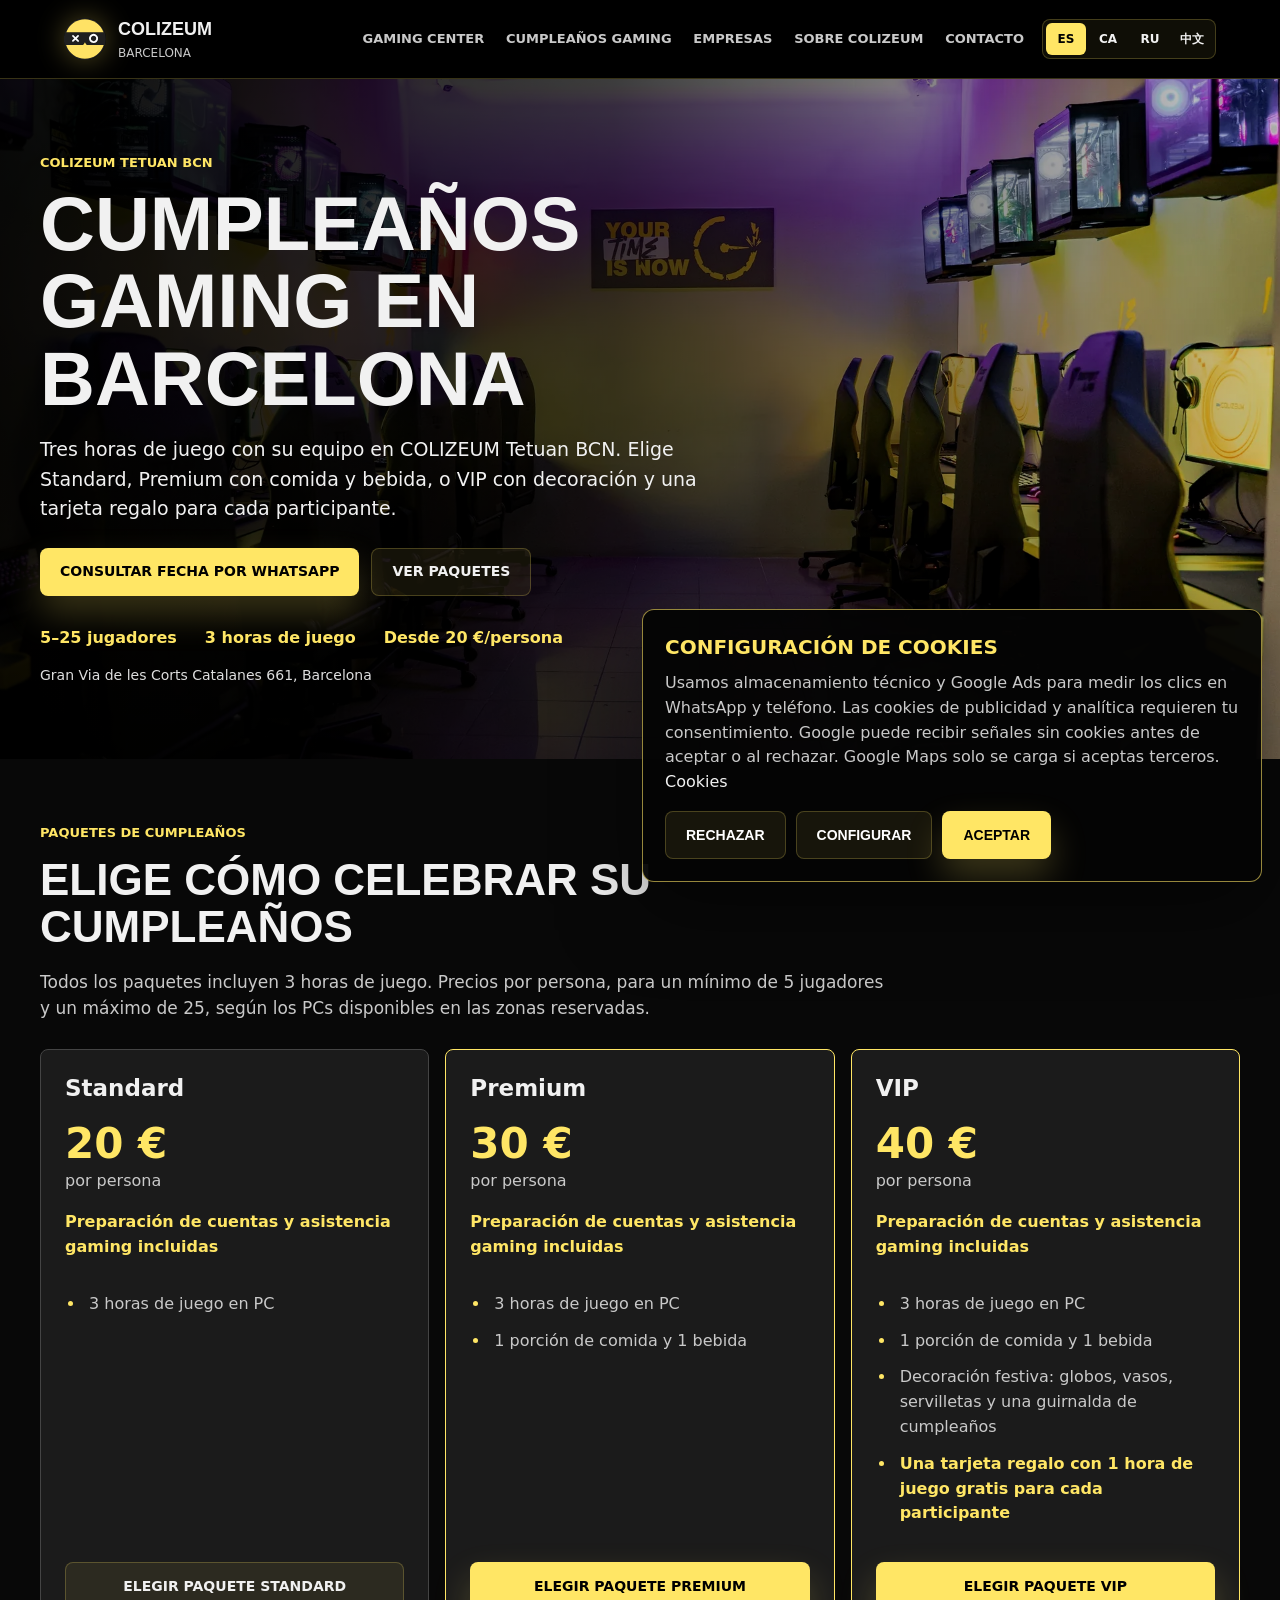
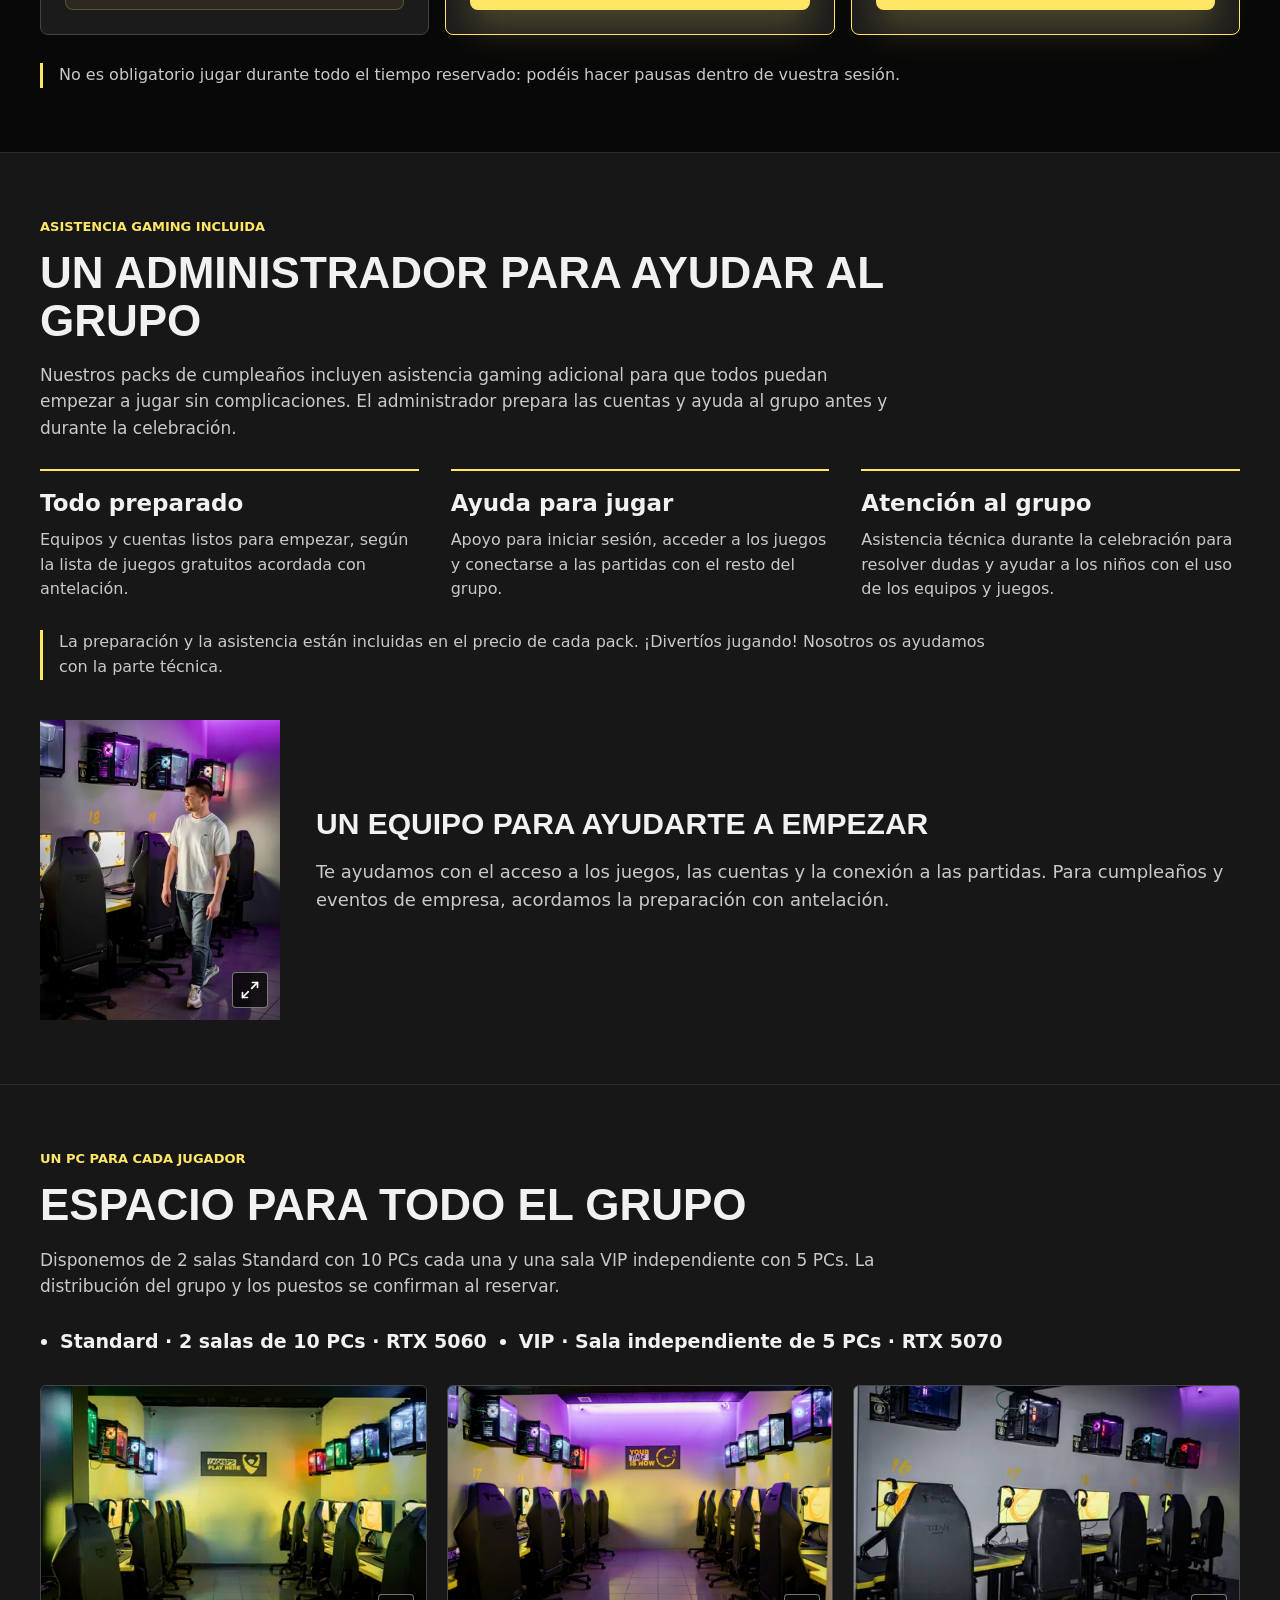
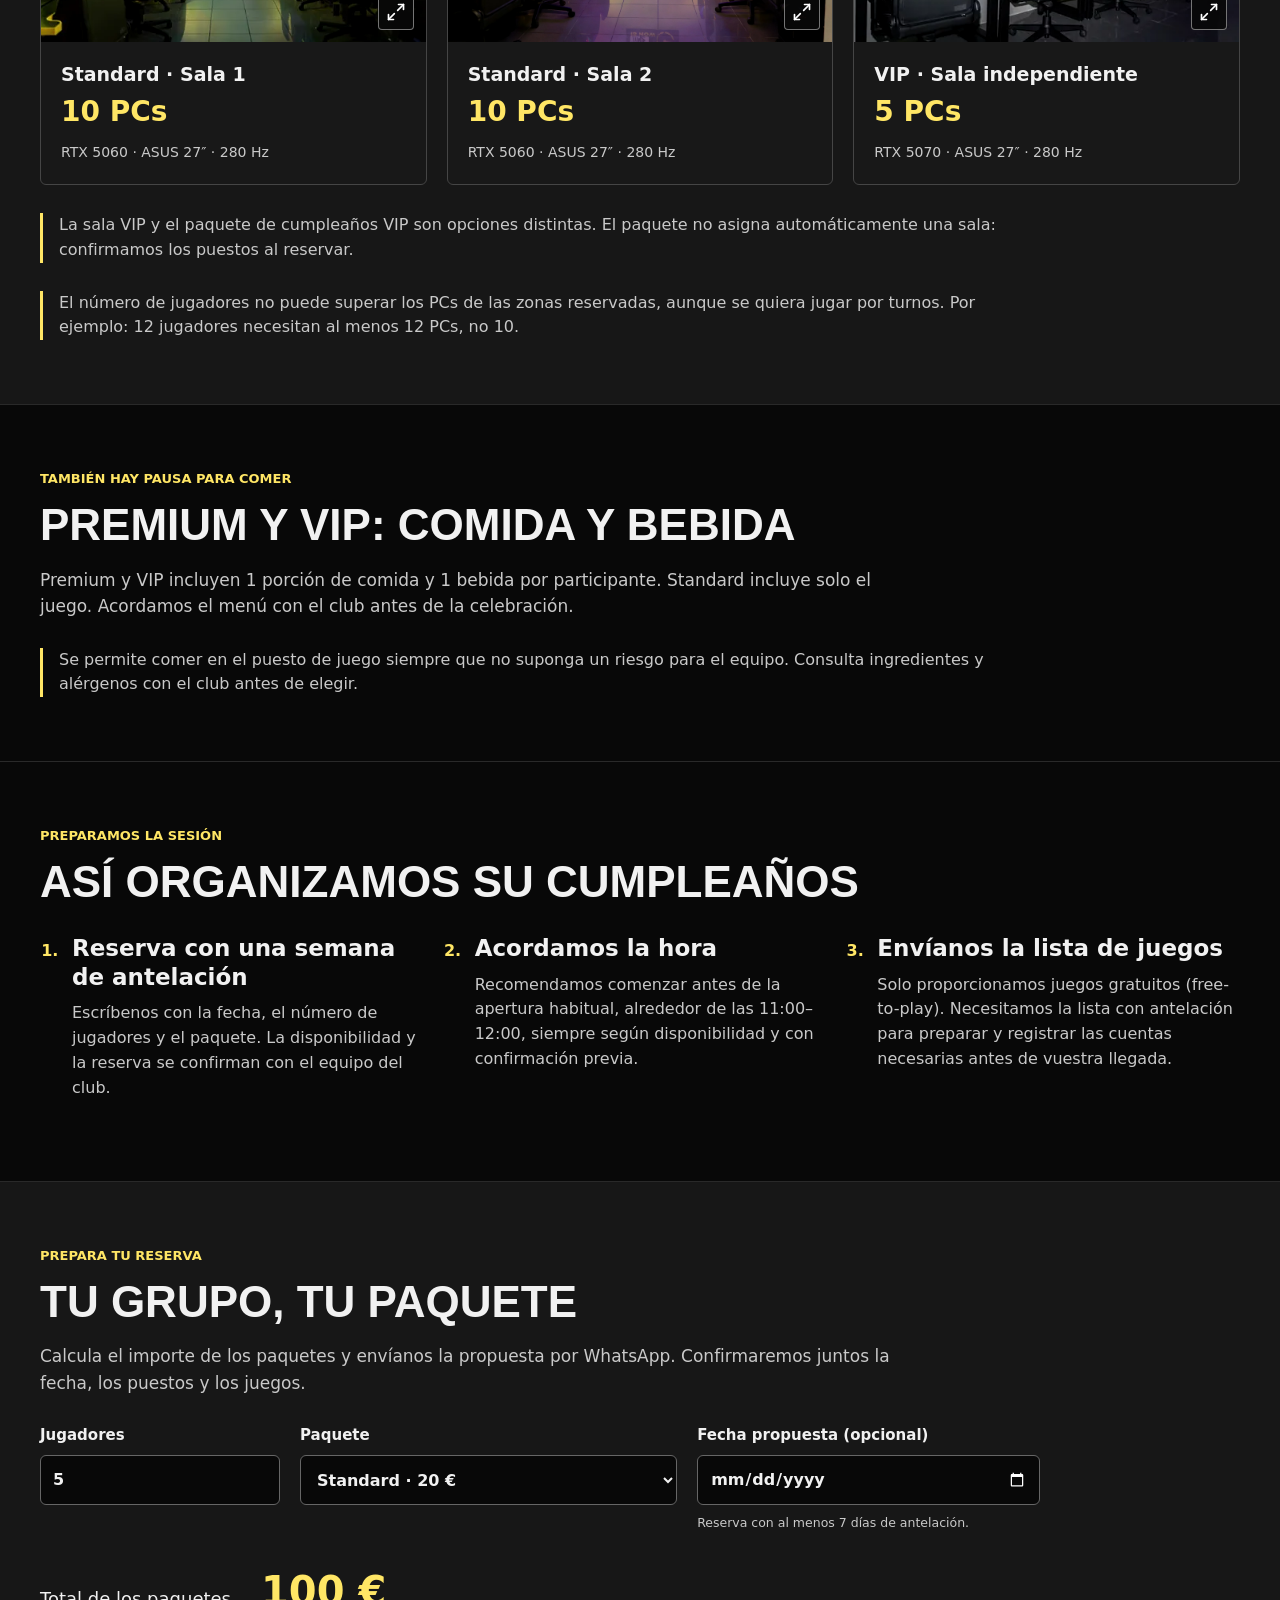
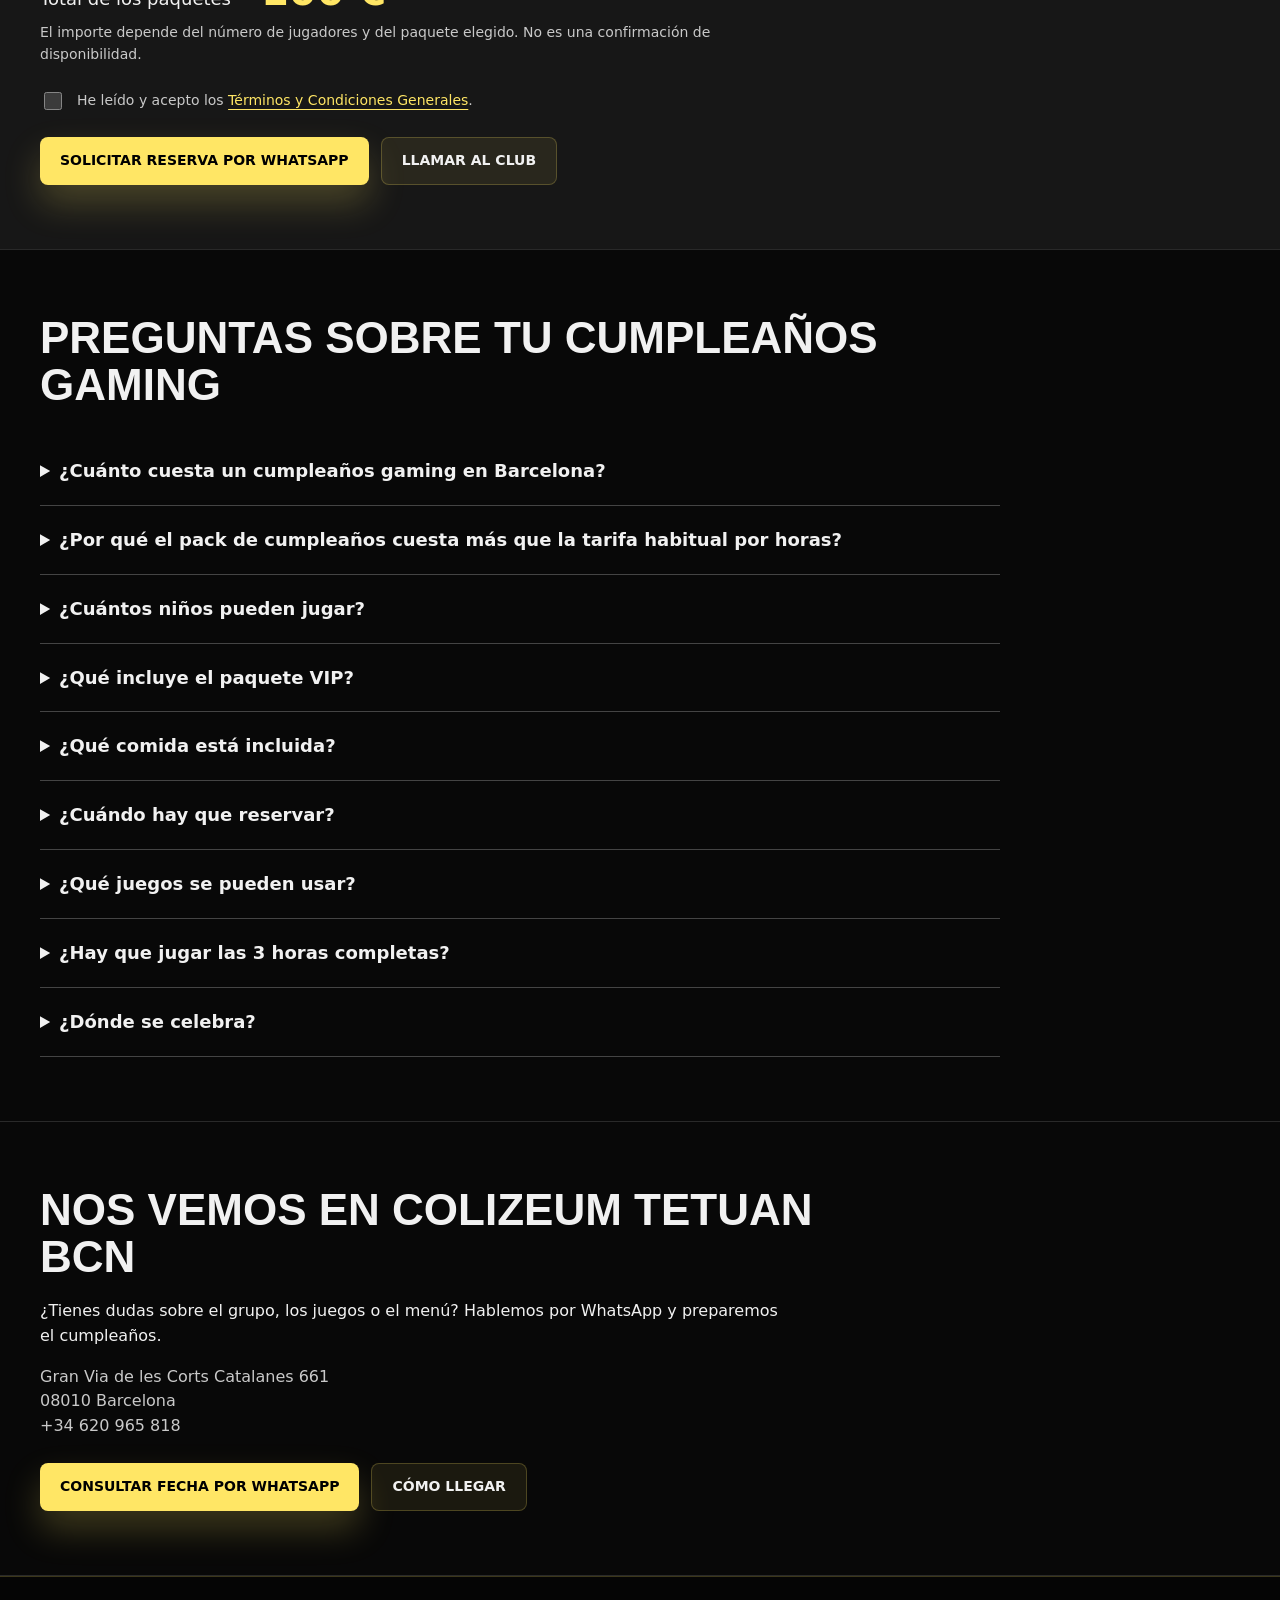
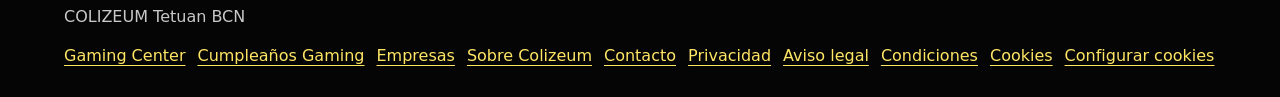
<file: cumpleanos-gaming-barcelona/index.html>
<!doctype html>
<html lang="es">
  <head>
    <meta charset="utf-8">
    <script src="/google-consent.js?v=20261111"></script>
    <script async src="https://www.googletagmanager.com/gtag/js?id=AW-17714465396"></script>
    <meta name="viewport" content="width=device-width, initial-scale=1, viewport-fit=cover">
    <title>Cumpleaños gaming en Barcelona desde 20 € | COLIZEUM Tetuan</title>
    <meta name="description" content="Cumpleaños gaming en Barcelona para 5–25 jugadores. Standard 20 €, Premium 30 € y VIP 40 € por persona: 3 horas, con comida y detalles según paquete. Reserva por WhatsApp.">
    <meta name="robots" content="index, follow, max-image-preview:large">
    <link rel="canonical" href="https://colizeumbarcelona.com/cumpleanos-gaming-barcelona/">
    <link rel="alternate" hreflang="es" href="https://colizeumbarcelona.com/cumpleanos-gaming-barcelona/">
    <link rel="alternate" hreflang="ca" href="https://colizeumbarcelona.com/ca/cumpleanos-gaming-barcelona/">
    <link rel="alternate" hreflang="ru" href="https://colizeumbarcelona.com/ru/cumpleanos-gaming-barcelona/">
    <link rel="alternate" hreflang="zh-Hans" href="https://colizeumbarcelona.com/zh/cumpleanos-gaming-barcelona/">
    <link rel="alternate" hreflang="x-default" href="https://colizeumbarcelona.com/cumpleanos-gaming-barcelona/">
    <meta property="og:type" content="website">
    <meta property="og:site_name" content="COLIZEUM Tetuan BCN">
    <meta property="og:locale" content="es_ES">
    <meta property="og:title" content="Cumpleaños gaming en Barcelona desde 20 € | COLIZEUM Tetuan">
    <meta property="og:description" content="Cumpleaños gaming en Barcelona para 5–25 jugadores. Standard 20 €, Premium 30 € y VIP 40 € por persona: 3 horas, con comida y detalles según paquete. Reserva por WhatsApp.">
    <meta property="og:url" content="https://colizeumbarcelona.com/cumpleanos-gaming-barcelona/">
    <meta property="og:image" content="https://colizeumbarcelona.com/assets/club/standard-2-1920.webp">
    <meta property="og:image:alt" content="Sala de COLIZEUM Tetuan Barcelona con puestos de PC gaming y sillas para jugadores">
    <meta name="twitter:card" content="summary_large_image">
    <link rel="icon" href="/assets/colizeum-mark.svg" type="image/svg+xml">
    <link rel="preload" href="/assets/club/standard-2-1920.webp" as="image">
    <link rel="stylesheet" href="/styles.css?v=corporate-20261108">
    <link rel="stylesheet" href="/birthday.css?v=mobile-20261108">
    <link rel="stylesheet" href="/club-media.css?v=photos-20261125">
    <script type="application/ld+json">{"@context":"https://schema.org","@graph":[{"@type":"WebPage","@id":"https://colizeumbarcelona.com/cumpleanos-gaming-barcelona/#page","url":"https://colizeumbarcelona.com/cumpleanos-gaming-barcelona/","name":"Cumpleaños gaming en Barcelona","description":"Cumpleaños gaming en Barcelona para 5–25 jugadores. Standard 20 €, Premium 30 € y VIP 40 € por persona: 3 horas, con comida y detalles según paquete. Reserva por WhatsApp.","inLanguage":"es","mainEntity":{"@id":"https://colizeumbarcelona.com/cumpleanos-gaming-barcelona/#service"},"breadcrumb":{"@id":"https://colizeumbarcelona.com/cumpleanos-gaming-barcelona/#breadcrumb"}},{"@type":"BreadcrumbList","@id":"https://colizeumbarcelona.com/cumpleanos-gaming-barcelona/#breadcrumb","itemListElement":[{"@type":"ListItem","position":1,"name":"COLIZEUM Barcelona","item":"https://colizeumbarcelona.com/"},{"@type":"ListItem","position":2,"name":"Cumpleaños gaming en Barcelona","item":"https://colizeumbarcelona.com/cumpleanos-gaming-barcelona/"}]},{"@type":"LocalBusiness","@id":"https://colizeumbarcelona.com/#business","name":"COLIZEUM Tetuan BCN","url":"https://colizeumbarcelona.com/","telephone":"+34620965818","image":"https://colizeumbarcelona.com/assets/club/standard-2-1920.webp","address":{"@type":"PostalAddress","streetAddress":"Gran Via de les Corts Catalanes, 661","postalCode":"08010","addressLocality":"Barcelona","addressCountry":"ES"}},{"@type":"Service","@id":"https://colizeumbarcelona.com/cumpleanos-gaming-barcelona/#service","name":"Cumpleaños gaming en Barcelona","serviceType":"Cumpleaños gaming en Barcelona","description":"Todos los paquetes incluyen 3 horas de juego. Precios por persona, para un mínimo de 5 jugadores y un máximo de 25, según los PCs disponibles en las zonas reservadas. Nuestros packs de cumpleaños incluyen asistencia gaming adicional para que todos puedan empezar a jugar sin complicaciones. El administrador prepara las cuentas y ayuda al grupo antes y durante la celebración.","provider":{"@id":"https://colizeumbarcelona.com/#business"},"areaServed":{"@type":"City","name":"Barcelona"},"offers":[{"@type":"Offer","name":"Standard","description":"3 horas de juego en PC. Preparación de cuentas y asistencia gaming incluidas","price":20,"priceCurrency":"EUR","url":"https://colizeumbarcelona.com/cumpleanos-gaming-barcelona/#reserva","priceSpecification":{"@type":"UnitPriceSpecification","price":20,"priceCurrency":"EUR","referenceQuantity":{"@type":"QuantitativeValue","value":1,"unitText":"por persona"}},"eligibleQuantity":{"@type":"QuantitativeValue","minValue":5,"maxValue":25}},{"@type":"Offer","name":"Premium","description":"3 horas de juego en PC. 1 porción de comida y 1 bebida. Preparación de cuentas y asistencia gaming incluidas","price":30,"priceCurrency":"EUR","url":"https://colizeumbarcelona.com/cumpleanos-gaming-barcelona/#reserva","priceSpecification":{"@type":"UnitPriceSpecification","price":30,"priceCurrency":"EUR","referenceQuantity":{"@type":"QuantitativeValue","value":1,"unitText":"por persona"}},"eligibleQuantity":{"@type":"QuantitativeValue","minValue":5,"maxValue":25}},{"@type":"Offer","name":"VIP","description":"3 horas de juego en PC. 1 porción de comida y 1 bebida. Decoración festiva: globos, vasos, servilletas y una guirnalda de cumpleaños. Una tarjeta regalo con 1 hora de juego gratis para cada participante. Preparación de cuentas y asistencia gaming incluidas","price":40,"priceCurrency":"EUR","url":"https://colizeumbarcelona.com/cumpleanos-gaming-barcelona/#reserva","priceSpecification":{"@type":"UnitPriceSpecification","price":40,"priceCurrency":"EUR","referenceQuantity":{"@type":"QuantitativeValue","value":1,"unitText":"por persona"}},"eligibleQuantity":{"@type":"QuantitativeValue","minValue":5,"maxValue":25}}]}]}</script>
  </head>
  <body class="birthday-page" data-page="birthday" data-locale="es">
    <header class="site-header">
      <a class="brand" href="/" aria-label="COLIZEUM Barcelona">
        <span class="brand-mark" aria-hidden="true"><img src="/assets/colizeum-mark.svg" alt="" width="42" height="42"></span>
        <span><strong>COLIZEUM</strong><small>Barcelona</small></span>
      </a>
      <div class="header-actions">
        <nav class="site-nav" id="site-nav" aria-label="Gaming Center"><a href="/">Gaming Center</a><a href="/cumpleanos-gaming-barcelona/" aria-current="page">Cumpleaños Gaming</a><a href="/team-building-barcelona/">Empresas</a><a href="/sobre-colizeum/">Sobre Colizeum</a><a href="/contacto/">Contacto</a></nav>
        <nav class="language-switch" aria-label="Idioma"><a href="/cumpleanos-gaming-barcelona/" data-lang="es" hreflang="es" aria-current="page">ES</a><a href="/ca/cumpleanos-gaming-barcelona/" data-lang="ca" hreflang="ca" aria-current="false">CA</a><a href="/ru/cumpleanos-gaming-barcelona/" data-lang="ru" hreflang="ru" aria-current="false">RU</a><a href="/zh/cumpleanos-gaming-barcelona/" data-lang="zh" hreflang="zh-Hans" aria-current="false">中文</a></nav>
        <button class="nav-toggle" type="button" aria-expanded="false" aria-controls="site-nav" aria-label="Abrir menú"><span></span><span></span><span></span></button>
      </div>
    </header>
    <main>
      <section class="birthday-hero">
        <img class="club-photo birthday-hero-photo" src="/assets/club/standard-2-960.webp" srcset="/assets/club/standard-2-480.webp 480w, /assets/club/standard-2-960.webp 960w, /assets/club/standard-2-1920.webp 1920w" sizes="100vw" width="960" height="640" alt="Standard · Sala 2 · 10 PCs" data-media-photo="standard-2" fetchpriority="high" decoding="async">
        <div class="birthday-hero-copy">
          <p class="eyebrow">COLIZEUM TETUAN BCN</p>
          <h1>Cumpleaños gaming en Barcelona</h1>
          <p class="birthday-intro">Tres horas de juego con su equipo en COLIZEUM Tetuan BCN. Elige Standard, Premium con comida y bebida, o VIP con decoración y una tarjeta regalo para cada participante.</p>
          <div class="birthday-actions"><a class="button primary terms-required" href="https://wa.me/34620965818?text=Hola%2C%20quiero%20consultar%20disponibilidad%20para%20un%20cumplea%C3%B1os%20infantil%20en%20COLIZEUM%20Tetuan%20BCN.%0A%0A%C2%BFPod%C3%A9is%20confirmar%20disponibilidad%20y%20ayudarnos%20con%20el%20horario%20y%20la%20preparaci%C3%B3n%20de%20los%20juegos%3F" data-ads-placement="hero" >Consultar fecha por WhatsApp</a><a class="button ghost" href="#paquetes" data-ads-packages>Ver paquetes</a></div>
          <ul class="birthday-facts"><li>5–25 jugadores</li><li>3 horas de juego</li><li>Desde 20 €/persona</li></ul>
          <p class="birthday-address">Gran Via de les Corts Catalanes 661, Barcelona</p>
        </div>
      </section>
      <section class="birthday-section" id="paquetes">
        <div class="birthday-section-heading"><p class="eyebrow">PAQUETES DE CUMPLEAÑOS</p><h2>Elige cómo celebrar su cumpleaños</h2><p>Todos los paquetes incluyen 3 horas de juego. Precios por persona, para un mínimo de 5 jugadores y un máximo de 25, según los PCs disponibles en las zonas reservadas.</p></div>
        <div class="birthday-packages"><article class="birthday-package" data-package-id="standard"><h3>Standard</h3><p class="birthday-price"><strong>20 €</strong><span>por persona</span></p><p class="birthday-package-included">Preparación de cuentas y asistencia gaming incluidas</p><ul class="birthday-package-features"><li>3 horas de juego en PC</li></ul><a class="button ghost" href="#reserva" data-package-pick="standard">Elegir paquete Standard</a></article><article class="birthday-package with-food" data-package-id="premium"><h3>Premium</h3><p class="birthday-price"><strong>30 €</strong><span>por persona</span></p><p class="birthday-package-included">Preparación de cuentas y asistencia gaming incluidas</p><ul class="birthday-package-features"><li>3 horas de juego en PC</li><li>1 porción de comida y 1 bebida</li></ul><a class="button primary" href="#reserva" data-package-pick="premium">Elegir paquete Premium</a></article><article class="birthday-package with-food" data-package-id="vip"><h3>VIP</h3><p class="birthday-price"><strong>40 €</strong><span>por persona</span></p><p class="birthday-package-included">Preparación de cuentas y asistencia gaming incluidas</p><ul class="birthday-package-features"><li>3 horas de juego en PC</li><li>1 porción de comida y 1 bebida</li><li>Decoración festiva: globos, vasos, servilletas y una guirnalda de cumpleaños</li><li>Una tarjeta regalo con 1 hora de juego gratis para cada participante</li></ul><a class="button primary" href="#reserva" data-package-pick="vip">Elegir paquete VIP</a></article></div>
        <p class="birthday-note">No es obligatorio jugar durante todo el tiempo reservado: podéis hacer pausas dentro de vuestra sesión.</p>
      </section>
      <section class="birthday-section birthday-assistance" id="asistencia">
        <div class="birthday-section-heading"><p class="eyebrow">ASISTENCIA GAMING INCLUIDA</p><h2>Un administrador para ayudar al grupo</h2><p>Nuestros packs de cumpleaños incluyen asistencia gaming adicional para que todos puedan empezar a jugar sin complicaciones. El administrador prepara las cuentas y ayuda al grupo antes y durante la celebración.</p></div>
        <ul class="birthday-assistance-points"><li><h3>Todo preparado</h3><p>Equipos y cuentas listos para empezar, según la lista de juegos gratuitos acordada con antelación.</p></li><li><h3>Ayuda para jugar</h3><p>Apoyo para iniciar sesión, acceder a los juegos y conectarse a las partidas con el resto del grupo.</p></li><li><h3>Atención al grupo</h3><p>Asistencia técnica durante la celebración para resolver dudas y ayudar a los niños con el uso de los equipos y juegos.</p></li></ul>
        <p class="birthday-note">La preparación y la asistencia están incluidas en el precio de cada pack. ¡Divertíos jugando! Nosotros os ayudamos con la parte técnica.</p>
        <div class="club-editorial club-editorial-single"><article class="club-editorial-item"><a class="club-photo-link" href="/assets/club/team-1920.webp" data-photo-open="team" aria-label="Ampliar foto: Parte del equipo de COLIZEUM Tetuan"><img class="club-photo " src="/assets/club/team-960.webp" srcset="/assets/club/team-480.webp 319w, /assets/club/team-960.webp 640w, /assets/club/team-1920.webp 1280w" sizes="(max-width: 700px) 100vw, 320px" width="640" height="960" alt="Parte del equipo de COLIZEUM Tetuan" data-media-photo="team" loading="lazy" decoding="async"><span class="club-expand" aria-hidden="true"><img class="club-icon" src="/assets/icons/expand.svg" alt="" width="20" height="20"></span></a><div><h2 data-media-label="teamTitle">Un equipo para ayudarte a empezar</h2><p data-media-label="teamText">Te ayudamos con el acceso a los juegos, las cuentas y la conexión a las partidas. Para cumpleaños y eventos de empresa, acordamos la preparación con antelación.</p></div></article></div>
      </section>
      <section class="birthday-section birthday-rooms">
        <div class="birthday-section-heading"><p class="eyebrow">UN PC PARA CADA JUGADOR</p><h2>Espacio para todo el grupo</h2><p>Disponemos de 2 salas Standard con 10 PCs cada una y una sala VIP independiente con 5 PCs. La distribución del grupo y los puestos se confirman al reservar.</p></div>
        <ul class="birthday-room-list"><li>Standard · 2 salas de 10 PCs · RTX 5060</li><li>VIP · Sala independiente de 5 PCs · RTX 5070</li></ul>
        <div class="club-room-grid"><figure class="club-room" data-room="standard-1"><a class="club-photo-link" href="/assets/club/standard-1-1920.webp" data-photo-open="standard-1" aria-label="Ampliar foto: Standard · Sala 1 · 10 PCs"><img class="club-photo " src="/assets/club/standard-1-960.webp" srcset="/assets/club/standard-1-480.webp 480w, /assets/club/standard-1-960.webp 960w, /assets/club/standard-1-1920.webp 1920w" sizes="(max-width: 700px) 100vw, 33vw" width="960" height="640" alt="Standard · Sala 1 · 10 PCs" data-media-photo="standard-1" loading="lazy" decoding="async"><span class="club-expand" aria-hidden="true"><img class="club-icon" src="/assets/icons/expand.svg" alt="" width="20" height="20"></span></a><figcaption><div class="club-room-title"><h3 data-media-label="names.0">Standard · Sala 1</h3><strong data-media-label="seats.0">10 PCs</strong></div><p data-media-label="specs.0">RTX 5060 · ASUS 27″ · 280 Hz</p></figcaption></figure><figure class="club-room" data-room="standard-2"><a class="club-photo-link" href="/assets/club/standard-2-1920.webp" data-photo-open="standard-2" aria-label="Ampliar foto: Standard · Sala 2 · 10 PCs"><img class="club-photo " src="/assets/club/standard-2-960.webp" srcset="/assets/club/standard-2-480.webp 480w, /assets/club/standard-2-960.webp 960w, /assets/club/standard-2-1920.webp 1920w" sizes="(max-width: 700px) 100vw, 33vw" width="960" height="640" alt="Standard · Sala 2 · 10 PCs" data-media-photo="standard-2" loading="lazy" decoding="async"><span class="club-expand" aria-hidden="true"><img class="club-icon" src="/assets/icons/expand.svg" alt="" width="20" height="20"></span></a><figcaption><div class="club-room-title"><h3 data-media-label="names.1">Standard · Sala 2</h3><strong data-media-label="seats.1">10 PCs</strong></div><p data-media-label="specs.1">RTX 5060 · ASUS 27″ · 280 Hz</p></figcaption></figure><figure class="club-room" data-room="vip"><a class="club-photo-link" href="/assets/club/vip-1920.webp" data-photo-open="vip" aria-label="Ampliar foto: VIP · Sala independiente · 5 PCs"><img class="club-photo " src="/assets/club/vip-960.webp" srcset="/assets/club/vip-480.webp 480w, /assets/club/vip-960.webp 960w, /assets/club/vip-1920.webp 1920w" sizes="(max-width: 700px) 100vw, 33vw" width="960" height="640" alt="VIP · Sala independiente · 5 PCs" data-media-photo="vip" loading="lazy" decoding="async"><span class="club-expand" aria-hidden="true"><img class="club-icon" src="/assets/icons/expand.svg" alt="" width="20" height="20"></span></a><figcaption><div class="club-room-title"><h3 data-media-label="names.2">VIP · Sala independiente</h3><strong data-media-label="seats.2">5 PCs</strong></div><p data-media-label="specs.2">RTX 5070 · ASUS 27″ · 280 Hz</p></figcaption></figure></div>
        <p class="birthday-note" data-media-label="packageNote">La sala VIP y el paquete de cumpleaños VIP son opciones distintas. El paquete no asigna automáticamente una sala: confirmamos los puestos al reservar.</p>
        <p class="birthday-note">El número de jugadores no puede superar los PCs de las zonas reservadas, aunque se quiera jugar por turnos. Por ejemplo: 12 jugadores necesitan al menos 12 PCs, no 10.</p>
      </section>
      <section class="birthday-section birthday-food">
        <div class="birthday-section-heading"><p class="eyebrow">TAMBIÉN HAY PAUSA PARA COMER</p><h2>Premium y VIP: comida y bebida</h2><p>Premium y VIP incluyen 1 porción de comida y 1 bebida por participante. Standard incluye solo el juego. Acordamos el menú con el club antes de la celebración.</p></div>
        <p class="birthday-note">Se permite comer en el puesto de juego siempre que no suponga un riesgo para el equipo. Consulta ingredientes y alérgenos con el club antes de elegir.</p>
      </section>
      <section class="birthday-section">
        <div class="birthday-section-heading"><p class="eyebrow">PREPARAMOS LA SESIÓN</p><h2>Así organizamos su cumpleaños</h2></div>
        <ol class="birthday-steps"><li><h3>Reserva con una semana de antelación</h3><p>Escríbenos con la fecha, el número de jugadores y el paquete. La disponibilidad y la reserva se confirman con el equipo del club.</p></li><li><h3>Acordamos la hora</h3><p>Recomendamos comenzar antes de la apertura habitual, alrededor de las 11:00–12:00, siempre según disponibilidad y con confirmación previa.</p></li><li><h3>Envíanos la lista de juegos</h3><p>Solo proporcionamos juegos gratuitos (free-to-play). Necesitamos la lista con antelación para preparar y registrar las cuentas necesarias antes de vuestra llegada.</p></li></ol>
      </section>
      <section class="birthday-section birthday-reserve" id="reserva">
        <div class="birthday-section-heading"><p class="eyebrow">PREPARA TU RESERVA</p><h2>Tu grupo, tu paquete</h2><p>Calcula el importe de los paquetes y envíanos la propuesta por WhatsApp. Confirmaremos juntos la fecha, los puestos y los juegos.</p></div>
        <form class="birthday-booking-form" data-birthday-form>
          <div class="birthday-fields">
            <label>Jugadores<input type="number" name="players" min="5" max="25" step="1" value="5" required inputmode="numeric"></label>
            <label>Paquete<select name="package"><option value="standard" data-price="20">Standard · 20 €</option><option value="premium" data-price="30">Premium · 30 €</option><option value="vip" data-price="40">VIP · 40 €</option></select></label>
            <label>Fecha propuesta (opcional)<input type="date" name="date" aria-describedby="birthday-date-hint"><small id="birthday-date-hint">Reserva con al menos 7 días de antelación.</small></label>
          </div>
          <div class="birthday-total"><span>Total de los paquetes</span><output data-birthday-total aria-live="polite">100 €</output></div>
          <p class="birthday-calculation">El importe depende del número de jugadores y del paquete elegido. No es una confirmación de disponibilidad.</p>
          <p class="birthday-form-error" data-birthday-error role="alert" hidden>Introduce entre 5 y 25 jugadores y una fecha con al menos 7 días de antelación, si la indicas.</p>
          <label class="terms-consent"><input type="checkbox" id="terms-consent"><span>He leído y acepto los <a href="/#terms">Términos y Condiciones Generales</a>.</span></label>
          <div class="birthday-actions"><a class="button primary terms-required" href="https://wa.me/34620965818?text=Hola%2C%20quiero%20consultar%20disponibilidad%20para%20un%20cumplea%C3%B1os%20infantil%20en%20COLIZEUM%20Tetuan%20BCN.%0A%0A%C2%BFPod%C3%A9is%20confirmar%20disponibilidad%20y%20ayudarnos%20con%20el%20horario%20y%20la%20preparaci%C3%B3n%20de%20los%20juegos%3F" data-ads-placement="reserva" data-birthday-request>Solicitar reserva por WhatsApp</a><a class="button ghost" href="tel:+34620965818">Llamar al club</a></div>
        </form>
      </section>
      <section class="birthday-section birthday-faq">
        <div class="birthday-section-heading"><h2>Preguntas sobre tu cumpleaños gaming</h2></div>
        <details><summary>¿Cuánto cuesta un cumpleaños gaming en Barcelona?</summary><p>Standard cuesta 20 € por persona e incluye 3 horas de juego. Premium cuesta 30 € e incluye 3 horas, 1 porción de comida y 1 bebida. VIP cuesta 40 € e incluye lo de Premium, decoración festiva y una tarjeta regalo con 1 hora de juego gratis para cada participante. El mínimo es de 5 jugadores.</p></details><details><summary>¿Por qué el pack de cumpleaños cuesta más que la tarifa habitual por horas?</summary><p>El pack de cumpleaños incluye la preparación de cuentas y asistencia gaming adicional para el grupo: el administrador ayuda a iniciar sesión, entrar en los juegos, conectarse a las partidas y resolver dudas técnicas durante la celebración. Este servicio ya está incluido en los 20, 30 o 40 € por persona indicados en los paquetes; no se cobra aparte.</p></details><details><summary>¿Cuántos niños pueden jugar?</summary><p>De 5 a 25 jugadores. Debe haber un PC disponible por cada jugador en las zonas reservadas. No se puede reservar menos PCs que jugadores aunque quieran turnarse.</p></details><details><summary>¿Qué incluye el paquete VIP?</summary><p>Por 40 € por persona incluye 3 horas de juego, 1 porción de comida, 1 bebida, globos, vasos, servilletas y una guirnalda de cumpleaños. Cada participante recibe una tarjeta regalo con 1 hora de juego gratis. Las condiciones de uso de la tarjeta se confirman con el club.</p></details><details><summary>¿Qué comida está incluida?</summary><p>Premium y VIP incluyen 1 porción de comida y 1 bebida por participante. El menú y los alérgenos se consultan con el club antes de la celebración. Standard no incluye comida ni bebida.</p></details><details><summary>¿Cuándo hay que reservar?</summary><p>Como mínimo una semana antes. Si es posible, recomendamos comenzar sobre las 11:00–12:00 antes de la apertura habitual. El horario se acuerda con el club.</p></details><details><summary>¿Qué juegos se pueden usar?</summary><p>Solo proporcionamos juegos gratuitos (free-to-play). Envía la lista de juegos deseados con antelación para que podamos preparar las cuentas necesarias. La disponibilidad se confirma con el club.</p></details><details><summary>¿Hay que jugar las 3 horas completas?</summary><p>No. Podéis hacer pausas y no es obligatorio jugar durante todo el tiempo reservado. Todos los paquetes tienen una duración de 3 horas.</p></details><details><summary>¿Dónde se celebra?</summary><p>En COLIZEUM Tetuan BCN, Gran Via de les Corts Catalanes 661, 08010 Barcelona. Puedes consultar el acceso y la ubicación en nuestra página de contacto.</p></details>
      </section>
      <section class="birthday-section birthday-location">
        <h2>Nos vemos en COLIZEUM Tetuan BCN</h2><p>¿Tienes dudas sobre el grupo, los juegos o el menú? Hablemos por WhatsApp y preparemos el cumpleaños.</p>
        <address>Gran Via de les Corts Catalanes 661<br>08010 Barcelona<br><a href="tel:+34620965818">+34 620 965 818</a></address>
        <div class="birthday-actions"><a class="button primary terms-required" href="https://wa.me/34620965818?text=Hola%2C%20quiero%20consultar%20disponibilidad%20para%20un%20cumplea%C3%B1os%20infantil%20en%20COLIZEUM%20Tetuan%20BCN.%0A%0A%C2%BFPod%C3%A9is%20confirmar%20disponibilidad%20y%20ayudarnos%20con%20el%20horario%20y%20la%20preparaci%C3%B3n%20de%20los%20juegos%3F" data-ads-placement="footer" >Consultar fecha por WhatsApp</a><a class="button ghost" href="/contacto/">Cómo llegar</a></div>
      </section>
    </main>
    <footer class="site-footer"><span>COLIZEUM Tetuan BCN</span><nav class="footer-legal" aria-label="COLIZEUM"><a href="/">Gaming Center</a><a href="/cumpleanos-gaming-barcelona/" aria-current="page">Cumpleaños Gaming</a><a href="/team-building-barcelona/">Empresas</a><a href="/sobre-colizeum/">Sobre Colizeum</a><a href="/contacto/">Contacto</a><a href="/#privacy">Privacidad</a><a href="/#legal-notice">Aviso legal</a><a href="/#terms">Condiciones</a><a href="/#cookies">Cookies</a><button type="button" data-cookie-open>Configurar cookies</button></nav></footer>
    <div class="birthday-mobile-bar" hidden><span>Cumpleaños desde 20 €/persona</span><a class="button primary" href="#reserva">Reservar</a></div>
    <div class="cookie-banner" data-cookie-banner role="dialog" aria-modal="true" aria-labelledby="cookie-title" hidden>
      <div class="cookie-copy"><strong id="cookie-title">Configuración de cookies</strong><p>Usamos almacenamiento técnico y Google Ads para medir los clics en WhatsApp y teléfono. Las cookies de publicidad y analítica requieren tu consentimiento. Google puede recibir señales sin cookies antes de aceptar o al rechazar. Google Maps solo se carga si aceptas terceros.</p><a href="/?lang=es#cookies">Cookies</a></div>
      <div class="cookie-actions"><button type="button" class="button ghost" data-cookie-reject>Rechazar</button><button type="button" class="button ghost" data-cookie-config>Configurar</button><button type="button" class="button primary" data-cookie-accept>Aceptar</button></div>
      <form class="cookie-panel" data-cookie-panel hidden>
        <label><input type="checkbox" checked disabled><span>Técnicas necesarias</span></label>
        <label><input type="checkbox" name="preferences"><span>Preferencias</span></label><label><input type="checkbox" name="analytics"><span>Analítica</span></label><label><input type="checkbox" name="marketing"><span>Publicidad: Google Ads</span></label><label><input type="checkbox" name="thirdParty"><span>Terceros: Google Maps</span></label>
        <button type="button" class="button ghost" data-cookie-save>Guardar selección</button>
      </form>
    </div>
    <script type="application/json" id="birthday-config">{"language":"es","lang":"es","message":"Hola, quiero consultar disponibilidad para un cumpleaños infantil en COLIZEUM Tetuan BCN.","labels":["Jugadores","Paquete","Total de los paquetes","Fecha propuesta"],"end":"¿Podéis confirmar disponibilidad y ayudarnos con el horario y la preparación de los juegos?","packages":[{"id":"standard","name":"Standard","price":20,"features":["3 horas de juego en PC"]},{"id":"premium","name":"Premium","price":30,"features":["3 horas de juego en PC","1 porción de comida y 1 bebida"]},{"id":"vip","name":"VIP","price":40,"features":["3 horas de juego en PC","1 porción de comida y 1 bebida","Decoración festiva: globos, vasos, servilletas y una guirnalda de cumpleaños","Una tarjeta regalo con 1 hora de juego gratis para cada participante"]}],"invalid":"Introduce entre 5 y 25 jugadores y una fecha con al menos 7 días de antelación, si la indicas."}</script>
    <script src="/birthday.js?v=packages-20261108"></script>
    <script src="/script.js?v=hours-rooms-20261125"></script>
    <script src="/google-ads.js?v=packages-photos-20261125"></script>
    <script type="module" src="/club-media.js?v=photos-20261125"></script>
  </body>
</html>
</file>
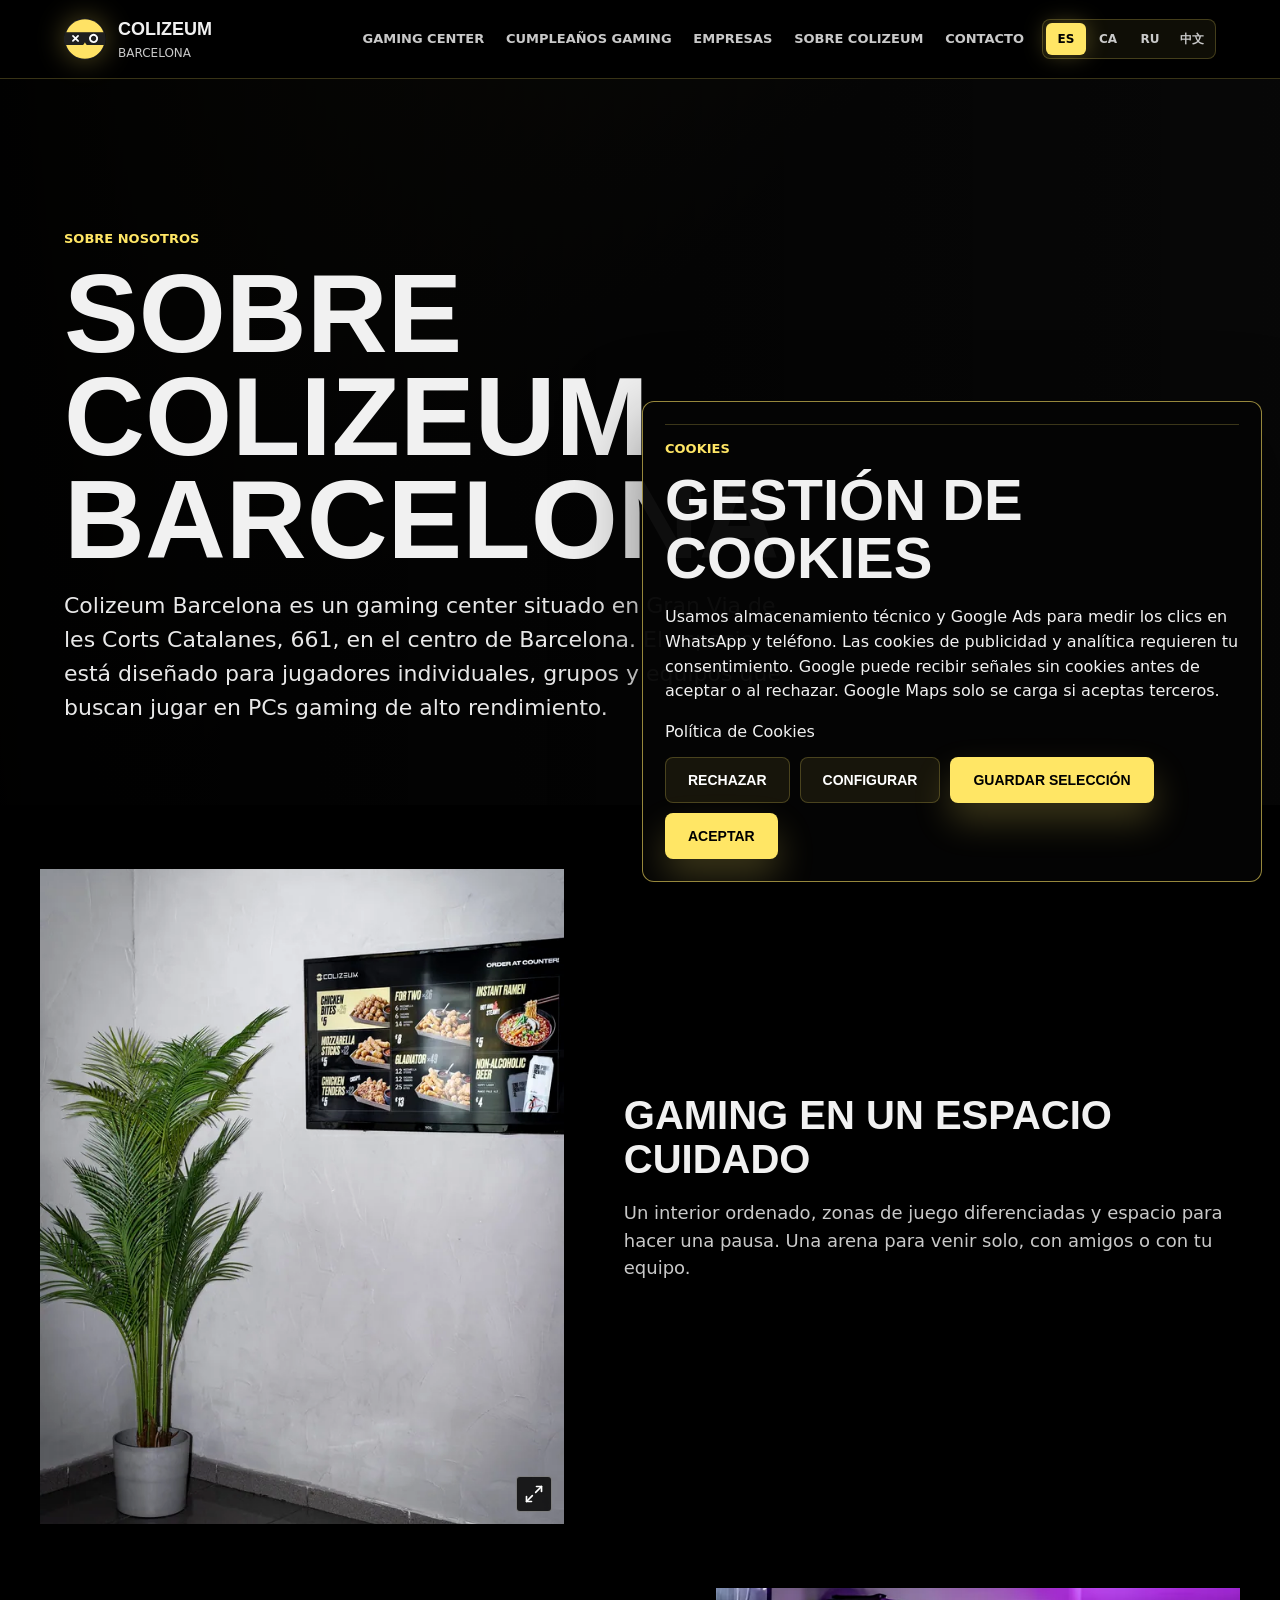
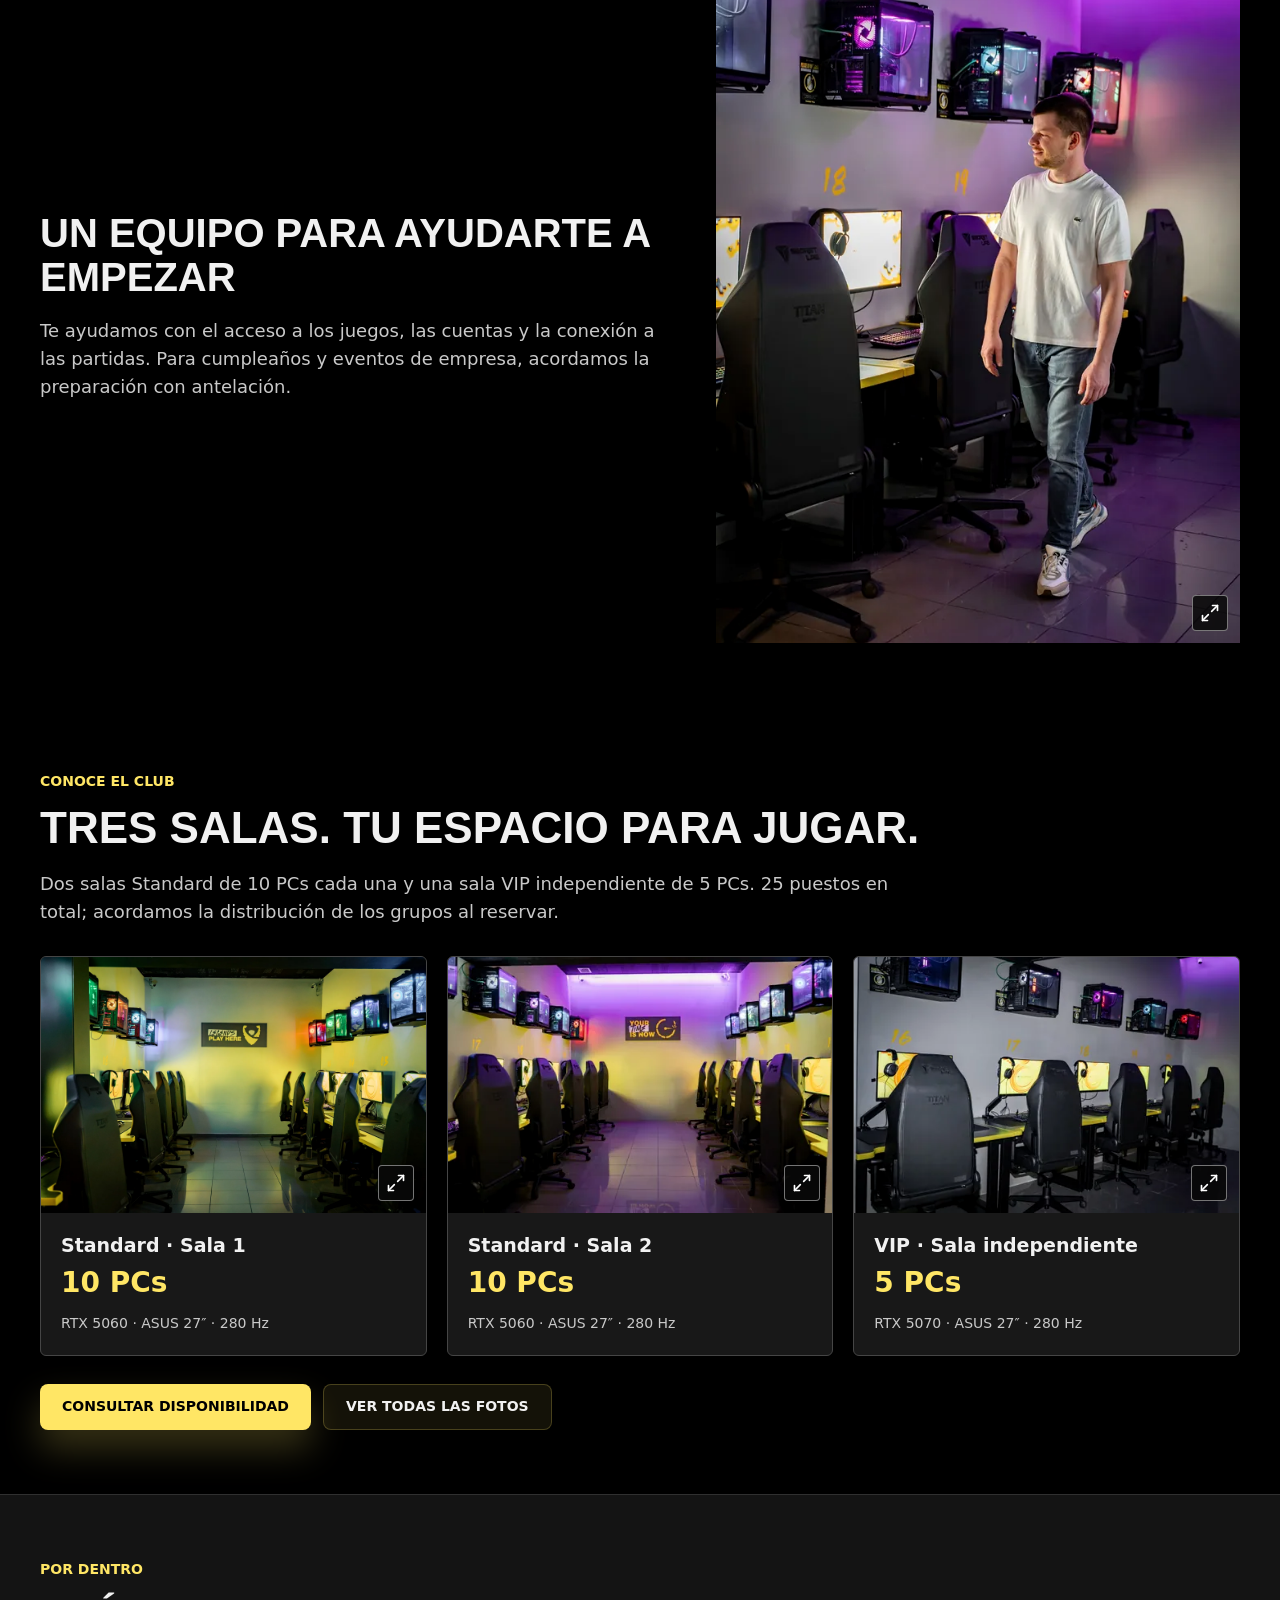
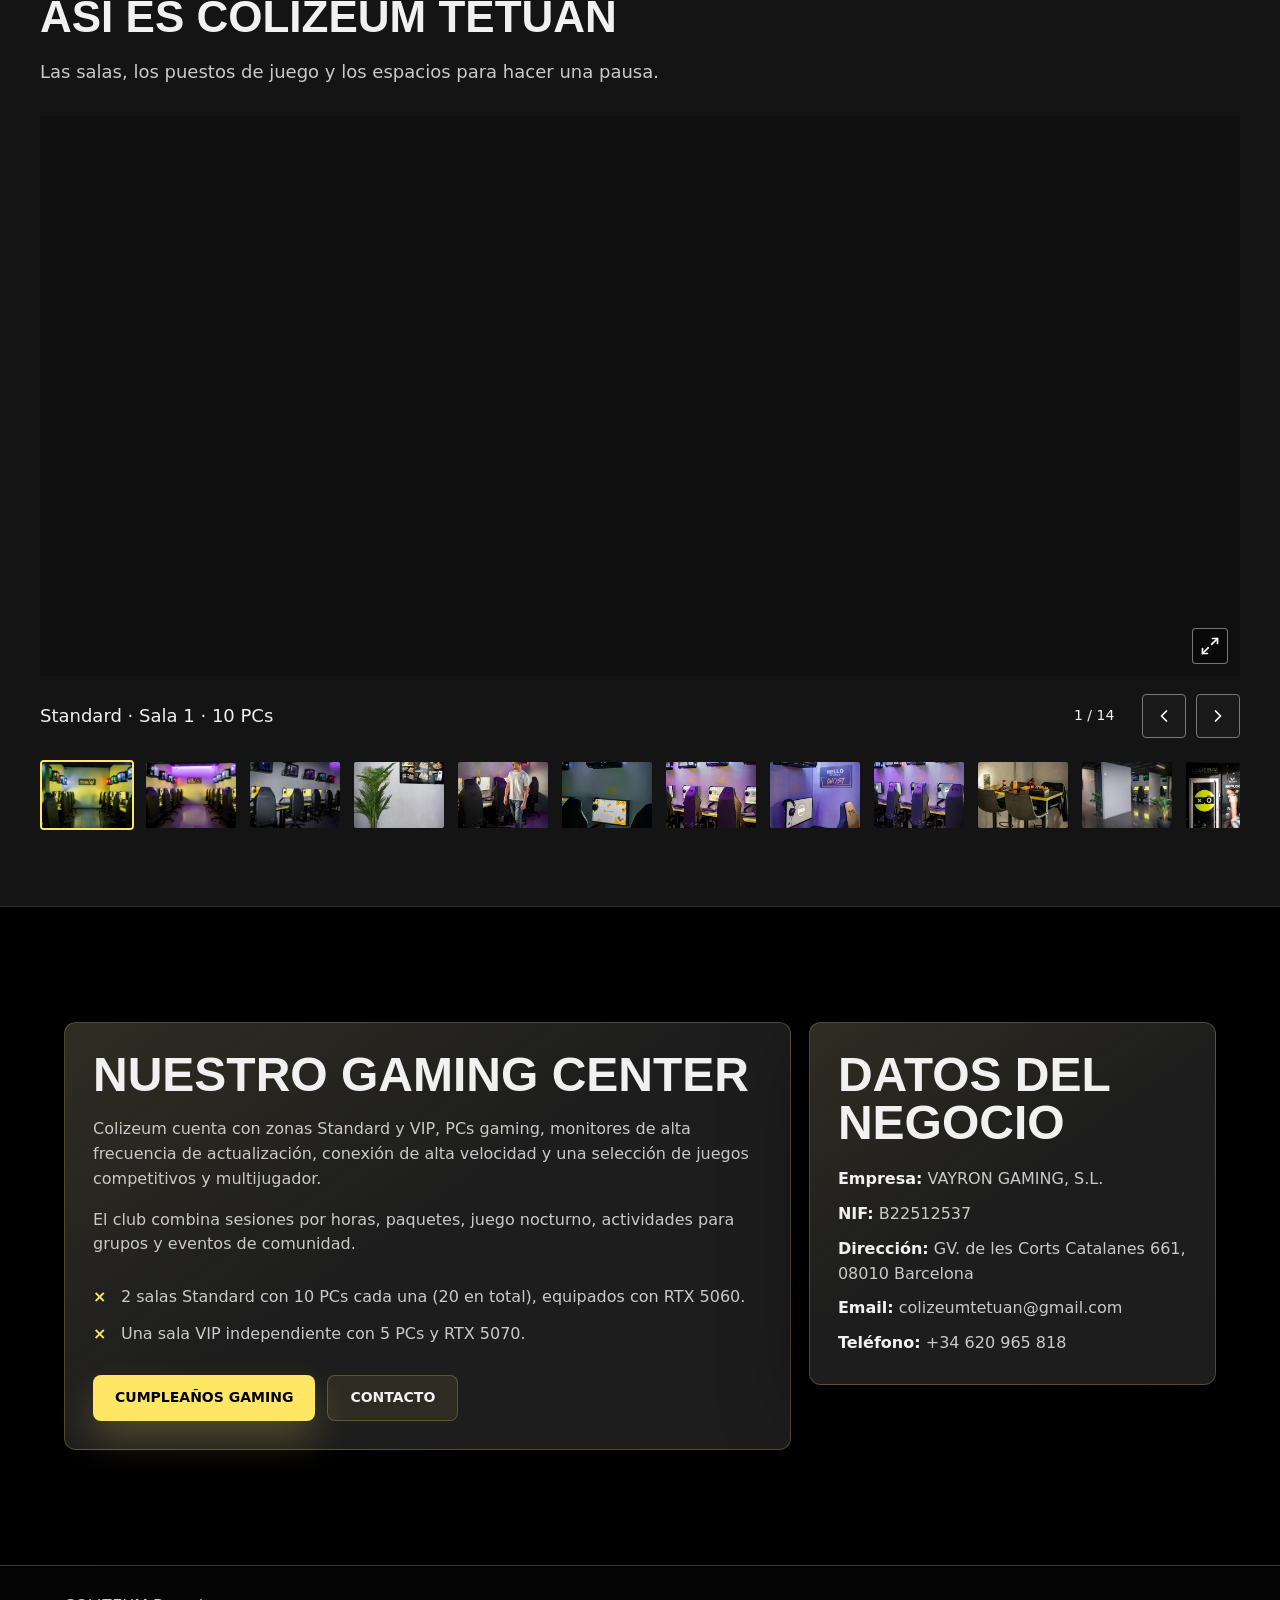
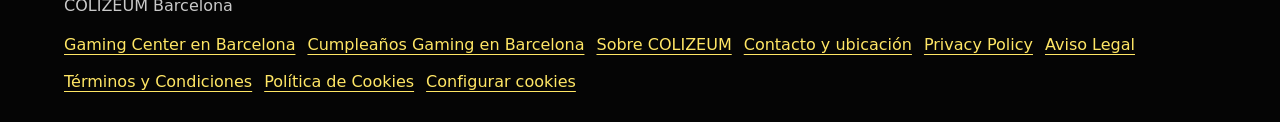
<file: sobre-colizeum/index.html>
<!doctype html>
<html lang="es">
  <head>
    <meta charset="utf-8">
    <script src="/google-consent.js?v=20261111"></script>
    <script async src="https://www.googletagmanager.com/gtag/js?id=AW-17714465396"></script>
    <meta name="viewport" content="width=device-width, initial-scale=1, viewport-fit=cover">
    <title>Sobre nosotros | Colizeum Tetuan Gaming arena E-sports</title>
    <meta name="description" content="Sobre Colizeum Barcelona: gaming center en Gran Via de les Corts Catalanes 661 con zonas Standard y VIP, PCs gaming y eventos.">
    <link rel="canonical" href="https://colizeumbarcelona.com/sobre-colizeum/">
    <link rel="icon" href="/assets/colizeum-mark.svg" type="image/svg+xml">
    <link rel="stylesheet" href="/styles.css?v=corporate-20261108">
    <link rel="stylesheet" href="/club-media.css?v=photos-20261125">
  </head>
  <body>
    <header class="site-header">
      <a class="brand" href="/" aria-label="COLIZEUM Barcelona inicio">
        <span class="brand-mark" aria-hidden="true">
          <img src="/assets/colizeum-mark.svg" alt="">
        </span>
        <span>
          <strong>COLIZEUM</strong>
          <small>Barcelona</small>
        </span>
      </a>
      <div class="header-actions">
        <nav class="site-nav" id="site-nav" aria-label="Principal">
          <a href="/">Gaming Center</a>
          <a href="/cumpleanos-gaming-barcelona/">Cumpleaños Gaming</a>
          <a href="/team-building-barcelona/" data-i18n="nav.corporate">Empresas</a>
          <a href="/sobre-colizeum/">Sobre Colizeum</a>
          <a href="/contacto/">Contacto</a>
        </nav>
        <button class="nav-toggle" type="button" aria-expanded="false" aria-controls="site-nav" aria-label="Abrir menú">
          <span></span>
          <span></span>
          <span></span>
        </button>
      </div>
    </header>

    <main class="page-main">
      <section class="page-hero alt-bg">
        <div class="page-hero-content">
          <p class="eyebrow">Sobre nosotros</p>
          <h1>Sobre Colizeum Barcelona</h1>
          <p>
            Colizeum Barcelona es un gaming center situado en Gran Via de les
            Corts Catalanes, 661, en el centro de Barcelona. El espacio está
            diseñado para jugadores individuales, grupos y equipos que buscan
            jugar en PCs gaming de alto rendimiento.
          </p>
        </div>
      </section>

      <!-- club-about:start -->
<div class="club-editorial"><article class="club-editorial-item"><a class="club-photo-link" href="/assets/club/interior-1920.webp" data-photo-open="interior" aria-label="Ampliar foto: Interior del club y menú"><img class="club-photo " src="/assets/club/interior-960.webp" srcset="/assets/club/interior-480.webp 319w, /assets/club/interior-960.webp 640w, /assets/club/interior-1920.webp 1280w" sizes="(max-width: 700px) 100vw, 40vw" width="640" height="960" alt="Interior del club y menú" data-media-photo="interior" loading="lazy" decoding="async"><span class="club-expand" aria-hidden="true"><img class="club-icon" src="/assets/icons/expand.svg" alt="" width="20" height="20"></span></a><div><h2 data-media-label="settingTitle">Gaming en un espacio cuidado</h2><p data-media-label="settingText">Un interior ordenado, zonas de juego diferenciadas y espacio para hacer una pausa. Una arena para venir solo, con amigos o con tu equipo.</p></div></article><article class="club-editorial-item"><a class="club-photo-link" href="/assets/club/team-1920.webp" data-photo-open="team" aria-label="Ampliar foto: Parte del equipo de COLIZEUM Tetuan"><img class="club-photo " src="/assets/club/team-960.webp" srcset="/assets/club/team-480.webp 319w, /assets/club/team-960.webp 640w, /assets/club/team-1920.webp 1280w" sizes="(max-width: 700px) 100vw, 40vw" width="640" height="960" alt="Parte del equipo de COLIZEUM Tetuan" data-media-photo="team" loading="lazy" decoding="async"><span class="club-expand" aria-hidden="true"><img class="club-icon" src="/assets/icons/expand.svg" alt="" width="20" height="20"></span></a><div><h2 data-media-label="teamTitle">Un equipo para ayudarte a empezar</h2><p data-media-label="teamText">Te ayudamos con el acceso a los juegos, las cuentas y la conexión a las partidas. Para cumpleaños y eventos de empresa, acordamos la preparación con antelación.</p></div></article></div><section class="club-section club-rooms" id="salas"><div class="club-heading"><p data-media-label="eyebrow">CONOCE EL CLUB</p><h2 data-media-label="title">Tres salas. Tu espacio para jugar.</h2><p data-media-label="intro">Dos salas Standard de 10 PCs cada una y una sala VIP independiente de 5 PCs. 25 puestos en total; acordamos la distribución de los grupos al reservar.</p></div><div class="club-room-grid"><figure class="club-room" data-room="standard-1"><a class="club-photo-link" href="/assets/club/standard-1-1920.webp" data-photo-open="standard-1" aria-label="Ampliar foto: Standard · Sala 1 · 10 PCs"><img class="club-photo " src="/assets/club/standard-1-960.webp" srcset="/assets/club/standard-1-480.webp 480w, /assets/club/standard-1-960.webp 960w, /assets/club/standard-1-1920.webp 1920w" sizes="(max-width: 700px) 100vw, 33vw" width="960" height="640" alt="Standard · Sala 1 · 10 PCs" data-media-photo="standard-1" loading="lazy" decoding="async"><span class="club-expand" aria-hidden="true"><img class="club-icon" src="/assets/icons/expand.svg" alt="" width="20" height="20"></span></a><figcaption><div class="club-room-title"><h3 data-media-label="names.0">Standard · Sala 1</h3><strong data-media-label="seats.0">10 PCs</strong></div><p data-media-label="specs.0">RTX 5060 · ASUS 27″ · 280 Hz</p></figcaption></figure><figure class="club-room" data-room="standard-2"><a class="club-photo-link" href="/assets/club/standard-2-1920.webp" data-photo-open="standard-2" aria-label="Ampliar foto: Standard · Sala 2 · 10 PCs"><img class="club-photo " src="/assets/club/standard-2-960.webp" srcset="/assets/club/standard-2-480.webp 480w, /assets/club/standard-2-960.webp 960w, /assets/club/standard-2-1920.webp 1920w" sizes="(max-width: 700px) 100vw, 33vw" width="960" height="640" alt="Standard · Sala 2 · 10 PCs" data-media-photo="standard-2" loading="lazy" decoding="async"><span class="club-expand" aria-hidden="true"><img class="club-icon" src="/assets/icons/expand.svg" alt="" width="20" height="20"></span></a><figcaption><div class="club-room-title"><h3 data-media-label="names.1">Standard · Sala 2</h3><strong data-media-label="seats.1">10 PCs</strong></div><p data-media-label="specs.1">RTX 5060 · ASUS 27″ · 280 Hz</p></figcaption></figure><figure class="club-room" data-room="vip"><a class="club-photo-link" href="/assets/club/vip-1920.webp" data-photo-open="vip" aria-label="Ampliar foto: VIP · Sala independiente · 5 PCs"><img class="club-photo " src="/assets/club/vip-960.webp" srcset="/assets/club/vip-480.webp 480w, /assets/club/vip-960.webp 960w, /assets/club/vip-1920.webp 1920w" sizes="(max-width: 700px) 100vw, 33vw" width="960" height="640" alt="VIP · Sala independiente · 5 PCs" data-media-photo="vip" loading="lazy" decoding="async"><span class="club-expand" aria-hidden="true"><img class="club-icon" src="/assets/icons/expand.svg" alt="" width="20" height="20"></span></a><figcaption><div class="club-room-title"><h3 data-media-label="names.2">VIP · Sala independiente</h3><strong data-media-label="seats.2">5 PCs</strong></div><p data-media-label="specs.2">RTX 5070 · ASUS 27″ · 280 Hz</p></figcaption></figure></div><div class="club-section-actions"><a class="button primary" href="/contacto/" data-media-label="roomCta">Consultar disponibilidad</a><a class="button ghost" href="/sobre-colizeum/#galeria" data-media-label="galleryCta">Ver todas las fotos</a></div></section><section class="club-section club-gallery-section" id="galeria"><div class="club-heading"><p data-media-label="galleryEyebrow">POR DENTRO</p><h2 data-media-label="galleryTitle">Así es COLIZEUM Tetuan</h2><p data-media-label="galleryIntro">Las salas, los puestos de juego y los espacios para hacer una pausa.</p></div><div class="club-gallery" data-club-gallery role="region" aria-roledescription="carousel" aria-label="Así es COLIZEUM Tetuan" tabindex="0"><div class="club-gallery-stage"><a class="club-photo-link" href="/assets/club/standard-1-1920.webp" data-photo-open="standard-1" aria-label="Ampliar foto: Standard · Sala 1 · 10 PCs"><img class="club-photo " src="/assets/club/standard-1-960.webp" srcset="/assets/club/standard-1-480.webp 480w, /assets/club/standard-1-960.webp 960w, /assets/club/standard-1-1920.webp 1920w" sizes="(max-width: 700px) 100vw, 1200px" width="960" height="640" alt="Standard · Sala 1 · 10 PCs" data-media-photo="standard-1" loading="lazy" decoding="async"><span class="club-expand" aria-hidden="true"><img class="club-icon" src="/assets/icons/expand.svg" alt="" width="20" height="20"></span></a></div><div class="club-gallery-toolbar"><p data-gallery-caption aria-live="polite">Standard · Sala 1 · 10 PCs</p><div class="club-gallery-controls"><span data-gallery-count>1 / 14</span><button type="button" class="club-icon-button" data-gallery-prev data-media-control="previous" aria-label="Foto anterior" title="Foto anterior"><img class="club-icon" src="/assets/icons/chevron-left.svg" alt="" width="20" height="20"></button><button type="button" class="club-icon-button" data-gallery-next data-media-control="next" aria-label="Foto siguiente" title="Foto siguiente"><img class="club-icon" src="/assets/icons/chevron-right.svg" alt="" width="20" height="20"></button></div></div><div class="club-gallery-thumbs"><a href="/assets/club/standard-1-1920.webp" class="club-gallery-thumb" data-gallery-item="standard-1" data-src="/assets/club/standard-1-960.webp" data-srcset="/assets/club/standard-1-480.webp 480w, /assets/club/standard-1-960.webp 960w, /assets/club/standard-1-1920.webp 1920w" aria-current="true" aria-label="Standard · Sala 1 · 10 PCs"><img src="/assets/club/standard-1-480.webp" width="480" height="319" alt="" loading="lazy" decoding="async"></a><a href="/assets/club/standard-2-1920.webp" class="club-gallery-thumb" data-gallery-item="standard-2" data-src="/assets/club/standard-2-960.webp" data-srcset="/assets/club/standard-2-480.webp 480w, /assets/club/standard-2-960.webp 960w, /assets/club/standard-2-1920.webp 1920w" aria-current="false" aria-label="Standard · Sala 2 · 10 PCs"><img src="/assets/club/standard-2-480.webp" width="480" height="319" alt="" loading="lazy" decoding="async"></a><a href="/assets/club/vip-1920.webp" class="club-gallery-thumb" data-gallery-item="vip" data-src="/assets/club/vip-960.webp" data-srcset="/assets/club/vip-480.webp 480w, /assets/club/vip-960.webp 960w, /assets/club/vip-1920.webp 1920w" aria-current="false" aria-label="VIP · Sala independiente · 5 PCs"><img src="/assets/club/vip-480.webp" width="480" height="319" alt="" loading="lazy" decoding="async"></a><a href="/assets/club/interior-1920.webp" class="club-gallery-thumb" data-gallery-item="interior" data-src="/assets/club/interior-960.webp" data-srcset="/assets/club/interior-480.webp 319w, /assets/club/interior-960.webp 640w, /assets/club/interior-1920.webp 1280w" aria-current="false" aria-label="Interior del club y menú"><img src="/assets/club/interior-480.webp" width="319" height="480" alt="" loading="lazy" decoding="async"></a><a href="/assets/club/team-1920.webp" class="club-gallery-thumb" data-gallery-item="team" data-src="/assets/club/team-960.webp" data-srcset="/assets/club/team-480.webp 319w, /assets/club/team-960.webp 640w, /assets/club/team-1920.webp 1280w" aria-current="false" aria-label="Parte del equipo de COLIZEUM Tetuan"><img src="/assets/club/team-480.webp" width="319" height="480" alt="" loading="lazy" decoding="async"></a><a href="/assets/club/pc-1920.webp" class="club-gallery-thumb" data-gallery-item="pc" data-src="/assets/club/pc-960.webp" data-srcset="/assets/club/pc-480.webp 319w, /assets/club/pc-960.webp 640w, /assets/club/pc-1920.webp 1280w" aria-current="false" aria-label="Un puesto de juego y su PC"><img src="/assets/club/pc-480.webp" width="319" height="480" alt="" loading="lazy" decoding="async"></a><a href="/assets/club/stations-1920.webp" class="club-gallery-thumb" data-gallery-item="stations" data-src="/assets/club/stations-960.webp" data-srcset="/assets/club/stations-480.webp 319w, /assets/club/stations-960.webp 640w, /assets/club/stations-1920.webp 1280w" aria-current="false" aria-label="Puestos y periféricos"><img src="/assets/club/stations-480.webp" width="319" height="480" alt="" loading="lazy" decoding="async"></a><a href="/assets/club/rgb-1920.webp" class="club-gallery-thumb" data-gallery-item="rgb" data-src="/assets/club/rgb-960.webp" data-srcset="/assets/club/rgb-480.webp 319w, /assets/club/rgb-960.webp 640w, /assets/club/rgb-1920.webp 1280w" aria-current="false" aria-label="Iluminación y detalles del club"><img src="/assets/club/rgb-480.webp" width="319" height="480" alt="" loading="lazy" decoding="async"></a><a href="/assets/club/detail-1920.webp" class="club-gallery-thumb" data-gallery-item="detail" data-src="/assets/club/detail-960.webp" data-srcset="/assets/club/detail-480.webp 319w, /assets/club/detail-960.webp 640w, /assets/club/detail-1920.webp 1280w" aria-current="false" aria-label="Equipos y monitores ASUS"><img src="/assets/club/detail-480.webp" width="319" height="480" alt="" loading="lazy" decoding="async"></a><a href="/assets/club/break-1920.webp" class="club-gallery-thumb" data-gallery-item="break" data-src="/assets/club/break-960.webp" data-srcset="/assets/club/break-480.webp 319w, /assets/club/break-960.webp 640w, /assets/club/break-1920.webp 1280w" aria-current="false" aria-label="Espacio para una pausa"><img src="/assets/club/break-480.webp" width="319" height="480" alt="" loading="lazy" decoding="async"></a><a href="/assets/club/lobby-1920.webp" class="club-gallery-thumb" data-gallery-item="lobby" data-src="/assets/club/lobby-960.webp" data-srcset="/assets/club/lobby-480.webp 480w, /assets/club/lobby-960.webp 960w, /assets/club/lobby-1920.webp 1920w" aria-current="false" aria-label="Entrada a las salas"><img src="/assets/club/lobby-480.webp" width="480" height="319" alt="" loading="lazy" decoding="async"></a><a href="/assets/club/entrance-1920.webp" class="club-gallery-thumb" data-gallery-item="entrance" data-src="/assets/club/entrance-960.webp" data-srcset="/assets/club/entrance-480.webp 319w, /assets/club/entrance-960.webp 640w, /assets/club/entrance-1920.webp 1279w" aria-current="false" aria-label="La entrada de Gran Via 661"><img src="/assets/club/entrance-480.webp" width="319" height="480" alt="" loading="lazy" decoding="async"></a><a href="/assets/club/offers-1920.webp" class="club-gallery-thumb" data-gallery-item="offers" data-src="/assets/club/offers-960.webp" data-srcset="/assets/club/offers-480.webp 480w, /assets/club/offers-960.webp 960w, /assets/club/offers-1920.webp 1920w" aria-current="false" aria-label="Promociones y alquiler de mandos"><img src="/assets/club/offers-480.webp" width="480" height="319" alt="" loading="lazy" decoding="async"></a><a href="/assets/club/snacks-1920.webp" class="club-gallery-thumb" data-gallery-item="snacks" data-src="/assets/club/snacks-960.webp" data-srcset="/assets/club/snacks-480.webp 319w, /assets/club/snacks-960.webp 640w, /assets/club/snacks-1920.webp 1279w" aria-current="false" aria-label="Bebidas y snacks"><img src="/assets/club/snacks-480.webp" width="319" height="480" alt="" loading="lazy" decoding="async"></a></div></div></section>
      <!-- club-about:end -->

      <section class="section">
        <div class="content-grid">
          <article class="content-panel">
            <h2>Nuestro gaming center</h2>
            <p>
              Colizeum cuenta con zonas Standard y VIP, PCs gaming, monitores
              de alta frecuencia de actualización, conexión de alta velocidad
              y una selección de juegos competitivos y multijugador.
            </p>
            <p>
              El club combina sesiones por horas, paquetes, juego nocturno,
              actividades para grupos y eventos de comunidad.
            </p>
            <ul class="check-list">
              <li data-i18n="arena.pointStandard">2 salas Standard con 10 PCs cada una (20 en total), equipados con RTX 5060.</li>
              <li data-i18n="arena.pointVip">Una sala VIP independiente con 5 PCs y RTX 5070.</li>
            </ul>
            <div class="link-row">
              <a class="button primary" href="/cumpleanos-gaming-barcelona/">Cumpleaños Gaming</a>
              <a class="button ghost" href="/contacto/">Contacto</a>
            </div>
          </article>
          <aside class="content-panel">
            <h2>Datos del negocio</h2>
            <div class="contact-details">
              <span><strong>Empresa:</strong> VAYRON GAMING, S.L.</span>
              <span><strong>NIF:</strong> B22512537</span>
              <span><strong>Dirección:</strong> GV. de les Corts Catalanes 661, 08010 Barcelona</span>
              <span><strong>Email:</strong> colizeumtetuan@gmail.com</span>
              <span><strong>Teléfono:</strong> +34 620 965 818</span>
            </div>
          </aside>
        </div>
      </section>
    </main>

    <footer class="site-footer">
      <span>COLIZEUM Barcelona</span>
      <nav class="footer-legal" aria-label="Legal">
        <a href="/">Gaming Center en Barcelona</a>
        <a href="/cumpleanos-gaming-barcelona/">Cumpleaños Gaming en Barcelona</a>
        <a href="/sobre-colizeum/">Sobre COLIZEUM</a>
        <a href="/contacto/">Contacto y ubicación</a>
        <a href="/#privacy">Privacy Policy</a>
        <a href="/#legal-notice">Aviso Legal</a>
        <a href="/#terms">Términos y Condiciones</a>
        <a href="/#cookies">Política de Cookies</a>
        <button type="button" data-cookie-open>Configurar cookies</button>
      </nav>
    </footer>
    <div class="cookie-banner" data-cookie-banner role="dialog" aria-modal="true" aria-labelledby="cookie-title" hidden>
      <div class="cookie-panel">
        <div>
          <p class="eyebrow">Cookies</p>
          <h2 id="cookie-title">Gestión de cookies</h2>
          <p>
            Usamos almacenamiento técnico y Google Ads para medir los clics en WhatsApp y teléfono. Las cookies de publicidad y analítica requieren tu consentimiento. Google puede recibir señales sin cookies antes de aceptar o al rechazar. Google Maps solo se carga si aceptas terceros.
          </p>
          <a href="/#cookies">Política de Cookies</a>
        </div>
        <div class="cookie-options" data-cookie-options hidden>
          <label><input type="checkbox" checked disabled> Técnicas necesarias</label>
          <label><input type="checkbox" data-cookie-category="analytics"> Analíticas</label>
          <label><input type="checkbox" data-cookie-category="marketing"> Publicidad: Google Ads</label>
          <label><input type="checkbox" data-cookie-category="thirdParty"> Terceros: Google Maps</label>
        </div>
        <div class="cookie-actions">
          <button type="button" class="button ghost" data-cookie-reject>Rechazar</button>
          <button type="button" class="button ghost" data-cookie-config>Configurar</button>
          <button type="button" class="button primary" data-cookie-save hidden>Guardar selección</button>
          <button type="button" class="button primary" data-cookie-accept>Aceptar</button>
        </div>
      </div>
    </div>
    <script src="/script.js?v=hours-rooms-20261125"></script>
    <script src="/google-ads.js?v=packages-photos-20261125"></script>
    <script type="module" src="/club-media.js?v=photos-20261125"></script>
  </body>
</html>
</file>
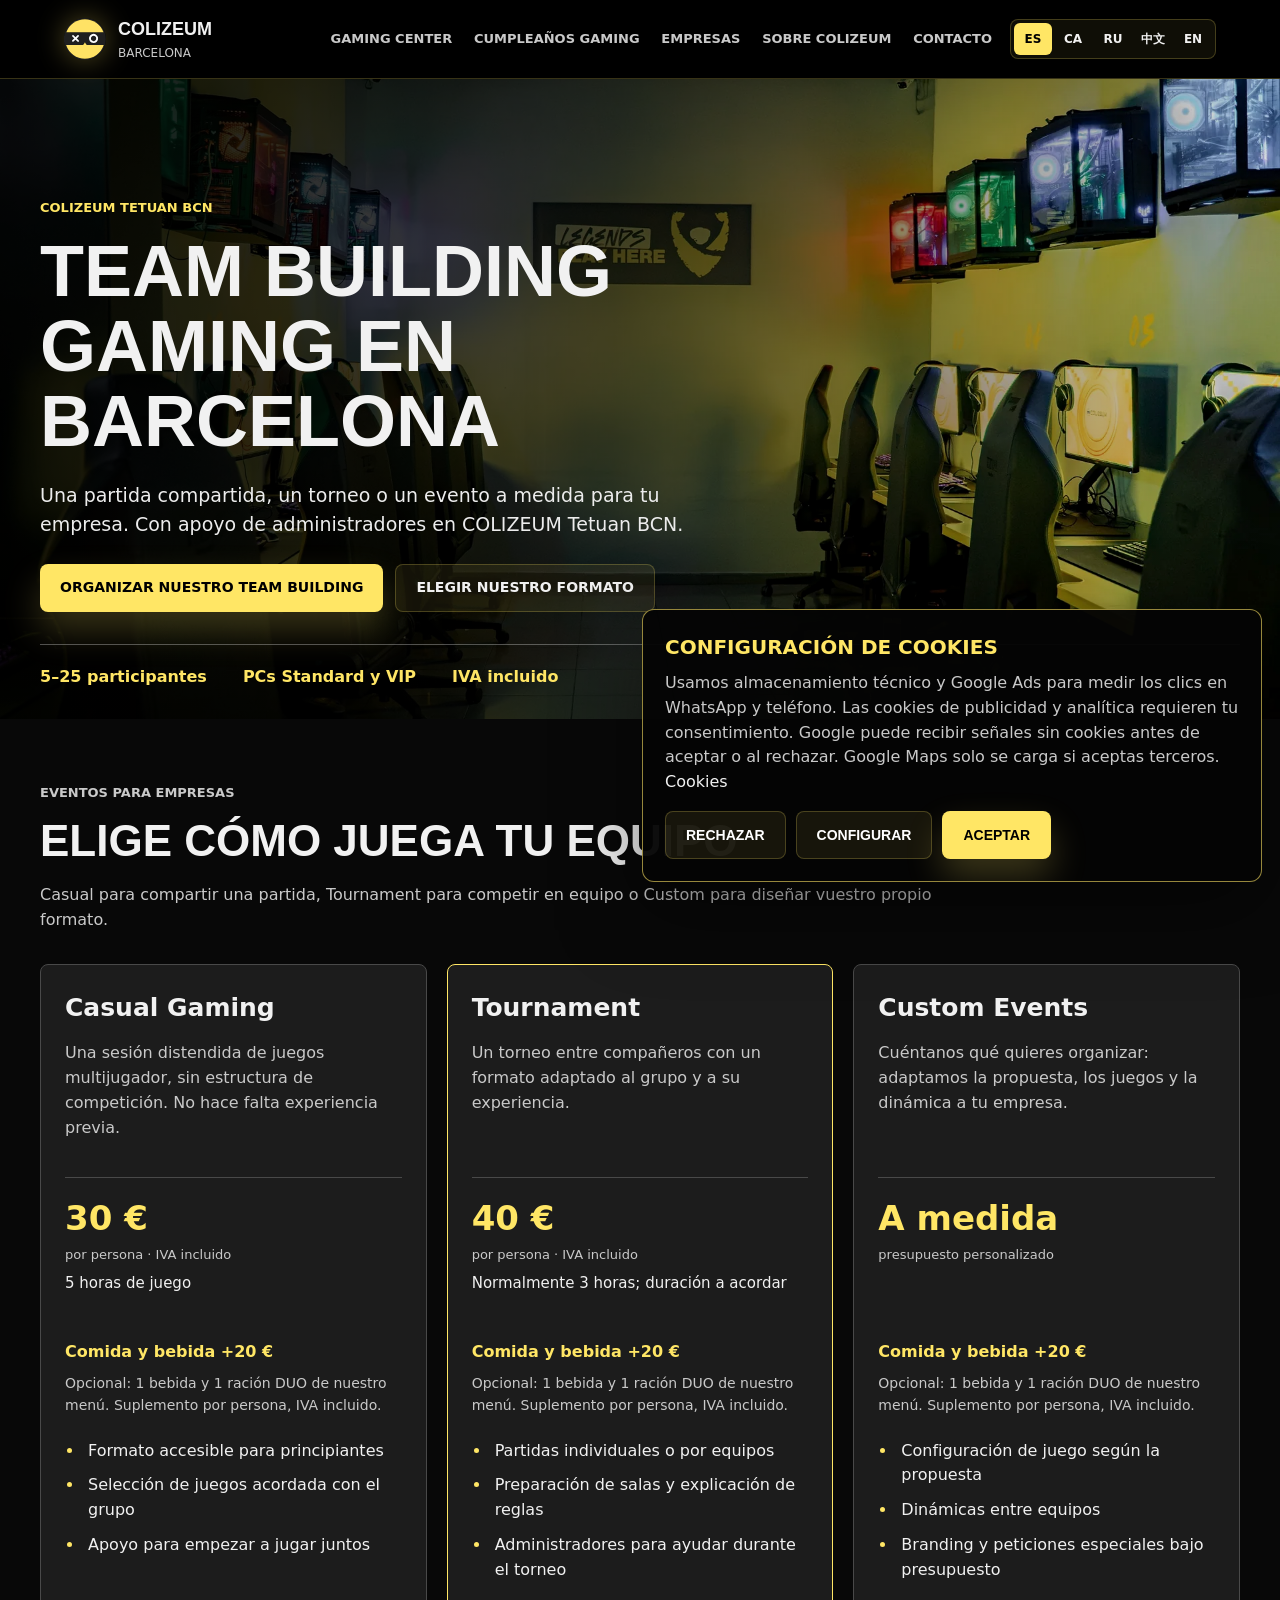
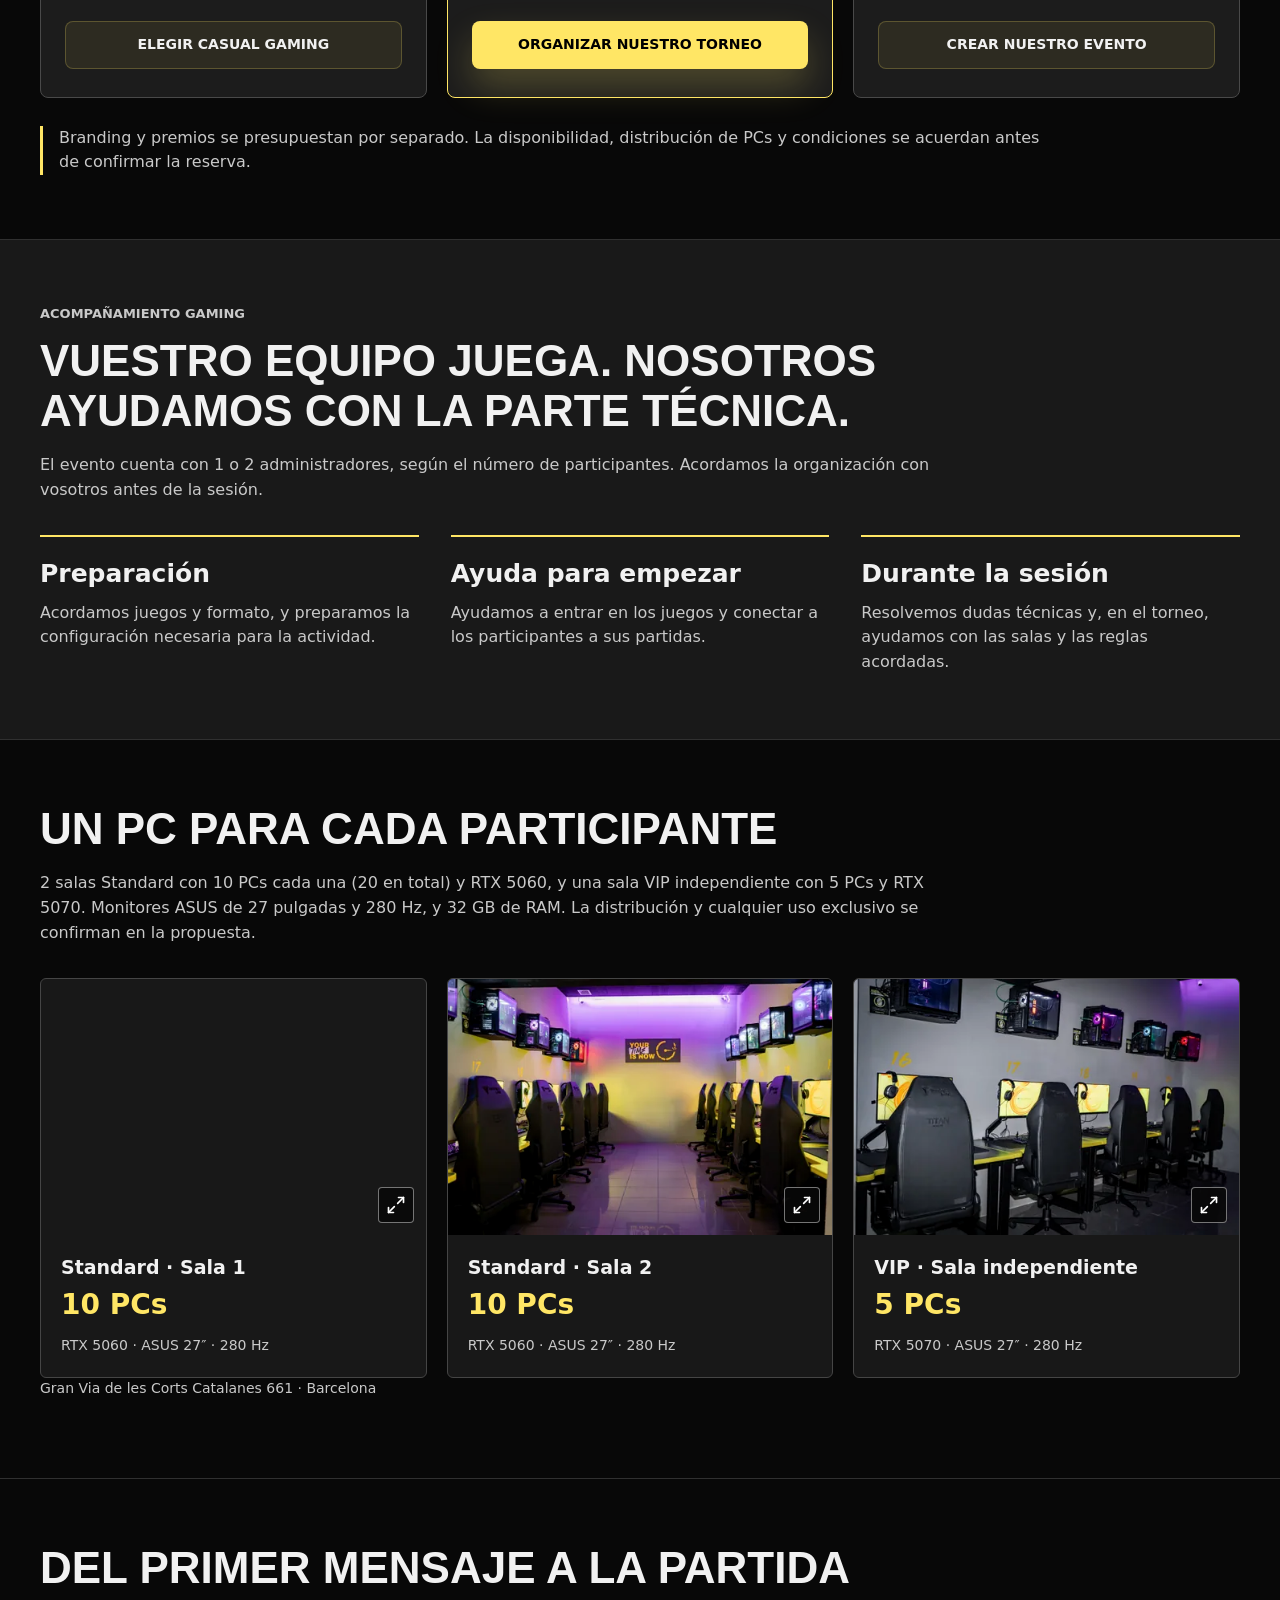
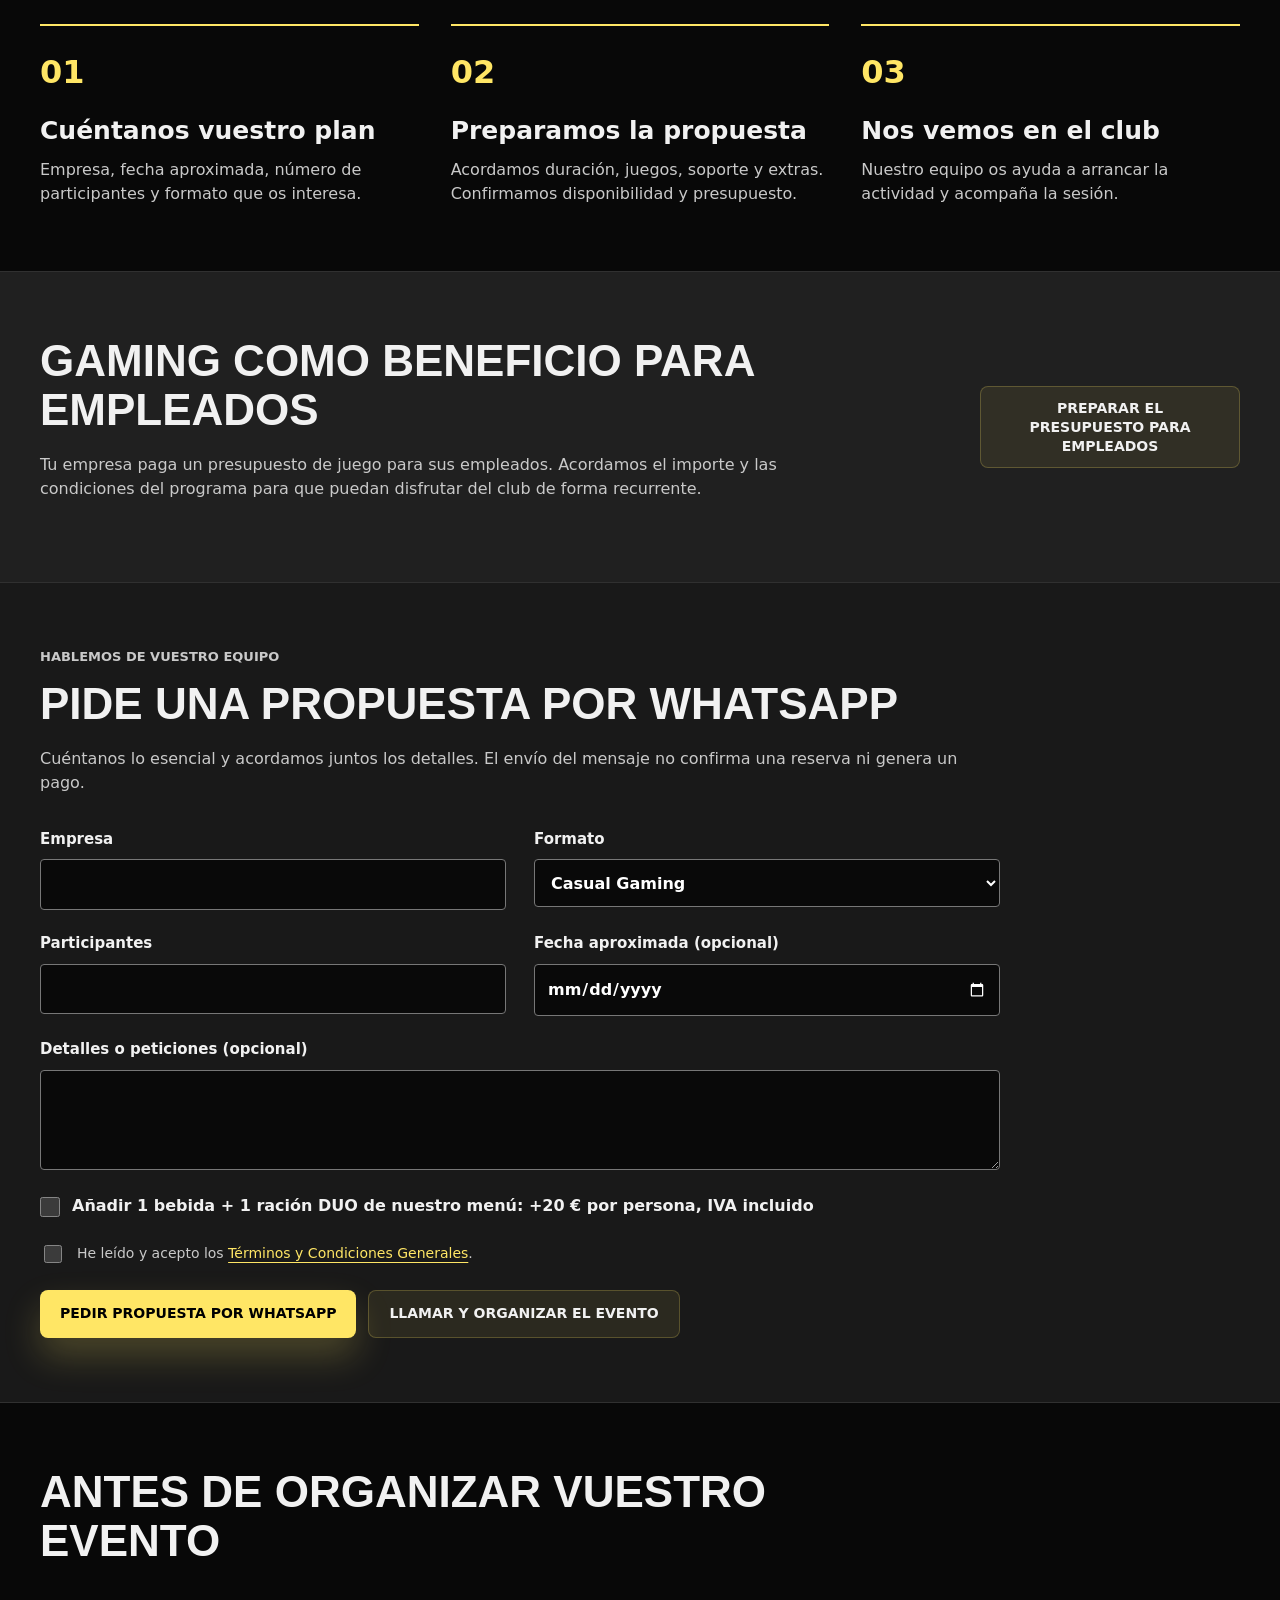
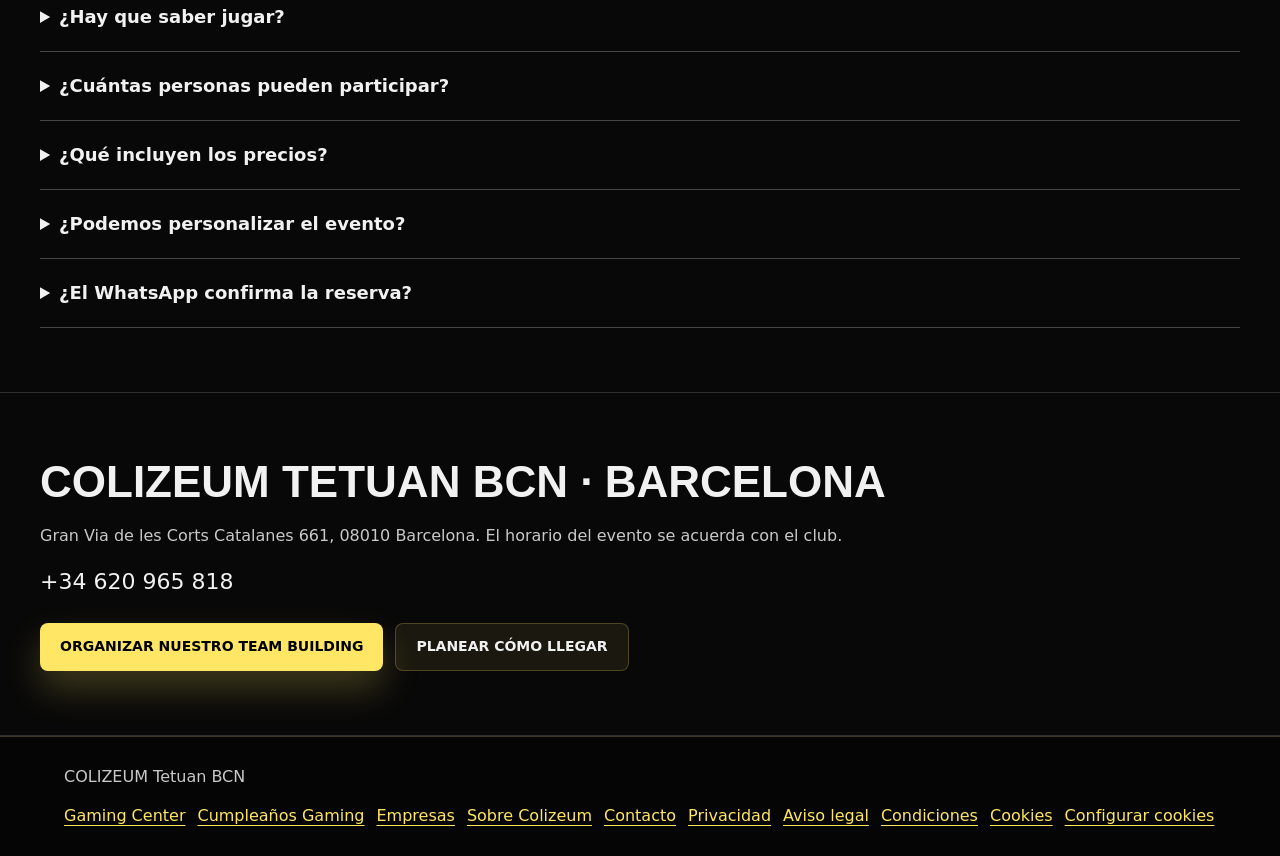
<file: team-building-barcelona/index.html>
<!doctype html>
<html lang="es">
<head>
  <meta charset="utf-8">
  <script src="/google-consent.js?v=20261111"></script>
    <script async src="https://www.googletagmanager.com/gtag/js?id=AW-17714465396"></script>
  <meta name="viewport" content="width=device-width, initial-scale=1, viewport-fit=cover">
  <title>Team building gaming en Barcelona | Empresas | COLIZEUM</title>
  <meta name="description" content="Team building gaming en Barcelona para 5–25 personas. Casual 30 €, Tournament 40 € por persona. Bebida y ración DUO opcionales por 20 € más. IVA incluido.">
  <meta name="robots" content="index, follow, max-image-preview:large">
  <link rel="canonical" href="https://colizeumbarcelona.com/team-building-barcelona/">
  <link rel="alternate" hreflang="es" href="https://colizeumbarcelona.com/team-building-barcelona/">
  <link rel="alternate" hreflang="ca" href="https://colizeumbarcelona.com/ca/team-building-barcelona/">
  <link rel="alternate" hreflang="ru" href="https://colizeumbarcelona.com/ru/team-building-barcelona/">
  <link rel="alternate" hreflang="zh-Hans" href="https://colizeumbarcelona.com/zh/team-building-barcelona/">
  <link rel="alternate" hreflang="en" href="https://colizeumbarcelona.com/en/team-building-barcelona/">
  <link rel="alternate" hreflang="x-default" href="https://colizeumbarcelona.com/team-building-barcelona/">
  <meta property="og:type" content="website">
  <meta property="og:site_name" content="COLIZEUM Tetuan BCN">
  <meta property="og:locale" content="es_ES">
  <meta property="og:title" content="Team building gaming en Barcelona | Empresas | COLIZEUM">
  <meta property="og:description" content="Team building gaming en Barcelona para 5–25 personas. Casual 30 €, Tournament 40 € por persona. Bebida y ración DUO opcionales por 20 € más. IVA incluido.">
  <meta property="og:url" content="https://colizeumbarcelona.com/team-building-barcelona/">
  <meta property="og:image" content="https://colizeumbarcelona.com/assets/club/standard-1-1920.webp">
  <meta property="og:image:alt" content="Puestos de PC gaming del club COLIZEUM Tetuan en Barcelona">
  <meta name="twitter:card" content="summary_large_image">
  <link rel="icon" href="/assets/colizeum-mark.svg" type="image/svg+xml">
  <link rel="preload" href="/assets/club/standard-1-1920.webp" as="image">
  <link rel="stylesheet" href="/styles.css?v=corporate-20261108">
  <link rel="stylesheet" href="/corporate.css?v=20261108-mobile">
  <link rel="stylesheet" href="/club-media.css?v=photos-20261125">
  <script type="application/ld+json">{"@context":"https://schema.org","@graph":[{"@type":"WebPage","@id":"https://colizeumbarcelona.com/team-building-barcelona/#page","url":"https://colizeumbarcelona.com/team-building-barcelona/","name":"Team building gaming en Barcelona","description":"Team building gaming en Barcelona para 5–25 personas. Casual 30 €, Tournament 40 € por persona. Bebida y ración DUO opcionales por 20 € más. IVA incluido.","inLanguage":"es","mainEntity":{"@id":"https://colizeumbarcelona.com/team-building-barcelona/#service"},"breadcrumb":{"@id":"https://colizeumbarcelona.com/team-building-barcelona/#breadcrumb"}},{"@type":"BreadcrumbList","@id":"https://colizeumbarcelona.com/team-building-barcelona/#breadcrumb","itemListElement":[{"@type":"ListItem","position":1,"name":"COLIZEUM Barcelona","item":"https://colizeumbarcelona.com/"},{"@type":"ListItem","position":2,"name":"Team building gaming en Barcelona","item":"https://colizeumbarcelona.com/team-building-barcelona/"}]},{"@type":"Service","@id":"https://colizeumbarcelona.com/team-building-barcelona/#service","name":"Team building gaming en Barcelona","description":"Team building gaming en Barcelona para 5–25 personas. Casual 30 €, Tournament 40 € por persona. Bebida y ración DUO opcionales por 20 € más. IVA incluido.","provider":{"@type":"LocalBusiness","name":"COLIZEUM Tetuan BCN","url":"https://colizeumbarcelona.com/","telephone":"+34620965818","address":{"@type":"PostalAddress","streetAddress":"Gran Via de les Corts Catalanes 661","postalCode":"08010","addressLocality":"Barcelona","addressCountry":"ES"}},"areaServed":{"@type":"City","name":"Barcelona"},"offers":[{"@type":"Offer","name":"Casual Gaming","description":"5 horas de juego. por persona · IVA incluido. Añadir 1 bebida + 1 ración DUO de nuestro menú: +20 € por persona, IVA incluido","price":30,"priceCurrency":"EUR","url":"https://colizeumbarcelona.com/team-building-barcelona/#formatos","priceSpecification":{"@type":"UnitPriceSpecification","price":30,"priceCurrency":"EUR","valueAddedTaxIncluded":true,"unitText":"por persona · IVA incluido"},"eligibleQuantity":{"@type":"QuantitativeValue","minValue":5,"maxValue":25}},{"@type":"Offer","name":"Tournament","description":"Normalmente 3 horas; duración a acordar. por persona · IVA incluido. Añadir 1 bebida + 1 ración DUO de nuestro menú: +20 € por persona, IVA incluido","price":40,"priceCurrency":"EUR","url":"https://colizeumbarcelona.com/team-building-barcelona/#formatos","priceSpecification":{"@type":"UnitPriceSpecification","price":40,"priceCurrency":"EUR","valueAddedTaxIncluded":true,"unitText":"por persona · IVA incluido"},"eligibleQuantity":{"@type":"QuantitativeValue","minValue":5,"maxValue":25}}]}]}</script>
</head>
<body class="corporate-page" data-page="corporate" data-locale="es">
  <header class="site-header">
    <a class="brand" href="/" aria-label="COLIZEUM Barcelona"><span class="brand-mark" aria-hidden="true"><img src="/assets/colizeum-mark.svg" alt="" width="42" height="42"></span><span><strong>COLIZEUM</strong><small>Barcelona</small></span></a>
    <div class="header-actions"><nav class="site-nav" id="site-nav" aria-label="COLIZEUM"><a href="/?lang=es">Gaming Center</a><a href="/cumpleanos-gaming-barcelona/">Cumpleaños Gaming</a><a href="/team-building-barcelona/" aria-current="page">Empresas</a><a href="/sobre-colizeum/">Sobre Colizeum</a><a href="/contacto/">Contacto</a></nav><nav class="language-switch" aria-label="Idioma"><a href="/team-building-barcelona/" data-lang="es" hreflang="es" aria-current="page">ES</a><a href="/ca/team-building-barcelona/" data-lang="ca" hreflang="ca" aria-current="false">CA</a><a href="/ru/team-building-barcelona/" data-lang="ru" hreflang="ru" aria-current="false">RU</a><a href="/zh/team-building-barcelona/" data-lang="zh" hreflang="zh-Hans" aria-current="false">中文</a><a href="/en/team-building-barcelona/" data-lang="en" hreflang="en" aria-current="false">EN</a></nav><button class="nav-toggle" type="button" aria-controls="site-nav" aria-expanded="false" aria-label="Abrir menú"><span></span><span></span><span></span></button></div>
  </header>
  <main>
    <section class="corporate-hero">
      <img class="club-photo corporate-hero-photo" src="/assets/club/standard-1-960.webp" srcset="/assets/club/standard-1-480.webp 480w, /assets/club/standard-1-960.webp 960w, /assets/club/standard-1-1920.webp 1920w" sizes="100vw" width="960" height="640" alt="Standard · Sala 1 · 10 PCs" data-media-photo="standard-1" fetchpriority="high" decoding="async">
      <div class="corporate-hero-copy"><p class="eyebrow">COLIZEUM TETUAN BCN</p><h1>Team building gaming en Barcelona</h1><p class="corporate-intro">Una partida compartida, un torneo o un evento a medida para tu empresa. Con apoyo de administradores en COLIZEUM Tetuan BCN.</p><div class="corporate-actions"><a class="button primary" href="#propuesta">Organizar nuestro team building</a><a class="button ghost" href="#formatos">Elegir nuestro formato</a></div></div>
      <ul class="corporate-facts"><li>5–25 participantes</li><li>PCs Standard y VIP</li><li>IVA incluido</li></ul>
    </section>
    <section class="corporate-section" id="formatos">
      <div class="corporate-heading"><p class="eyebrow">EVENTOS PARA EMPRESAS</p><h2>Elige cómo juega tu equipo</h2><p>Casual para compartir una partida, Tournament para competir en equipo o Custom para diseñar vuestro propio formato.</p></div>
      <div class="corporate-packages"><article class="corporate-package"><h3>Casual Gaming</h3><p class="corporate-package-description">Una sesión distendida de juegos multijugador, sin estructura de competición. No hace falta experiencia previa.</p><div class="corporate-price"><strong>30 €</strong><small>por persona · IVA incluido</small><span>5 horas de juego</span></div><p class="corporate-food-addon"><strong>Comida y bebida +20 €</strong><span>Opcional: 1 bebida y 1 ración DUO de nuestro menú. Suplemento por persona, IVA incluido.</span></p><ul><li>Formato accesible para principiantes</li><li>Selección de juegos acordada con el grupo</li><li>Apoyo para empezar a jugar juntos</li></ul><a class="button ghost" href="#propuesta" data-corporate-pick="casual">Elegir Casual Gaming</a></article><article class="corporate-package featured"><h3>Tournament</h3><p class="corporate-package-description">Un torneo entre compañeros con un formato adaptado al grupo y a su experiencia.</p><div class="corporate-price"><strong>40 €</strong><small>por persona · IVA incluido</small><span>Normalmente 3 horas; duración a acordar</span></div><p class="corporate-food-addon"><strong>Comida y bebida +20 €</strong><span>Opcional: 1 bebida y 1 ración DUO de nuestro menú. Suplemento por persona, IVA incluido.</span></p><ul><li>Partidas individuales o por equipos</li><li>Preparación de salas y explicación de reglas</li><li>Administradores para ayudar durante el torneo</li></ul><a class="button primary" href="#propuesta" data-corporate-pick="tournament">Organizar nuestro torneo</a></article><article class="corporate-package"><h3>Custom Events</h3><p class="corporate-package-description">Cuéntanos qué quieres organizar: adaptamos la propuesta, los juegos y la dinámica a tu empresa.</p><div class="corporate-price"><strong>A medida</strong><small>presupuesto personalizado</small></div><p class="corporate-food-addon"><strong>Comida y bebida +20 €</strong><span>Opcional: 1 bebida y 1 ración DUO de nuestro menú. Suplemento por persona, IVA incluido.</span></p><ul><li>Configuración de juego según la propuesta</li><li>Dinámicas entre equipos</li><li>Branding y peticiones especiales bajo presupuesto</li></ul><a class="button ghost" href="#propuesta" data-corporate-pick="custom">Crear nuestro evento</a></article></div>
      <p class="corporate-note">Branding y premios se presupuestan por separado. La disponibilidad, distribución de PCs y condiciones se acuerdan antes de confirmar la reserva.</p>
    </section>
    <section class="corporate-section corporate-support"><div class="corporate-heading"><p class="eyebrow">ACOMPAÑAMIENTO GAMING</p><h2>Vuestro equipo juega. Nosotros ayudamos con la parte técnica.</h2><p>El evento cuenta con 1 o 2 administradores, según el número de participantes. Acordamos la organización con vosotros antes de la sesión.</p></div><ul class="corporate-points"><li><h3>Preparación</h3><p>Acordamos juegos y formato, y preparamos la configuración necesaria para la actividad.</p></li><li><h3>Ayuda para empezar</h3><p>Ayudamos a entrar en los juegos y conectar a los participantes a sus partidas.</p></li><li><h3>Durante la sesión</h3><p>Resolvemos dudas técnicas y, en el torneo, ayudamos con las salas y las reglas acordadas.</p></li></ul></section>
    <section class="corporate-section"><div class="corporate-heading"><h2>Un PC para cada participante</h2><p>2 salas Standard con 10 PCs cada una (20 en total) y RTX 5060, y una sala VIP independiente con 5 PCs y RTX 5070. Monitores ASUS de 27 pulgadas y 280 Hz, y 32 GB de RAM. La distribución y cualquier uso exclusivo se confirman en la propuesta.</p></div><div class="club-room-grid"><figure class="club-room" data-room="standard-1"><a class="club-photo-link" href="/assets/club/standard-1-1920.webp" data-photo-open="standard-1" aria-label="Ampliar foto: Standard · Sala 1 · 10 PCs"><img class="club-photo " src="/assets/club/standard-1-960.webp" srcset="/assets/club/standard-1-480.webp 480w, /assets/club/standard-1-960.webp 960w, /assets/club/standard-1-1920.webp 1920w" sizes="(max-width: 700px) 100vw, 33vw" width="960" height="640" alt="Standard · Sala 1 · 10 PCs" data-media-photo="standard-1" loading="lazy" decoding="async"><span class="club-expand" aria-hidden="true"><img class="club-icon" src="/assets/icons/expand.svg" alt="" width="20" height="20"></span></a><figcaption><div class="club-room-title"><h3 data-media-label="names.0">Standard · Sala 1</h3><strong data-media-label="seats.0">10 PCs</strong></div><p data-media-label="specs.0">RTX 5060 · ASUS 27″ · 280 Hz</p></figcaption></figure><figure class="club-room" data-room="standard-2"><a class="club-photo-link" href="/assets/club/standard-2-1920.webp" data-photo-open="standard-2" aria-label="Ampliar foto: Standard · Sala 2 · 10 PCs"><img class="club-photo " src="/assets/club/standard-2-960.webp" srcset="/assets/club/standard-2-480.webp 480w, /assets/club/standard-2-960.webp 960w, /assets/club/standard-2-1920.webp 1920w" sizes="(max-width: 700px) 100vw, 33vw" width="960" height="640" alt="Standard · Sala 2 · 10 PCs" data-media-photo="standard-2" loading="lazy" decoding="async"><span class="club-expand" aria-hidden="true"><img class="club-icon" src="/assets/icons/expand.svg" alt="" width="20" height="20"></span></a><figcaption><div class="club-room-title"><h3 data-media-label="names.1">Standard · Sala 2</h3><strong data-media-label="seats.1">10 PCs</strong></div><p data-media-label="specs.1">RTX 5060 · ASUS 27″ · 280 Hz</p></figcaption></figure><figure class="club-room" data-room="vip"><a class="club-photo-link" href="/assets/club/vip-1920.webp" data-photo-open="vip" aria-label="Ampliar foto: VIP · Sala independiente · 5 PCs"><img class="club-photo " src="/assets/club/vip-960.webp" srcset="/assets/club/vip-480.webp 480w, /assets/club/vip-960.webp 960w, /assets/club/vip-1920.webp 1920w" sizes="(max-width: 700px) 100vw, 33vw" width="960" height="640" alt="VIP · Sala independiente · 5 PCs" data-media-photo="vip" loading="lazy" decoding="async"><span class="club-expand" aria-hidden="true"><img class="club-icon" src="/assets/icons/expand.svg" alt="" width="20" height="20"></span></a><figcaption><div class="club-room-title"><h3 data-media-label="names.2">VIP · Sala independiente</h3><strong data-media-label="seats.2">5 PCs</strong></div><p data-media-label="specs.2">RTX 5070 · ASUS 27″ · 280 Hz</p></figcaption></figure></div><p class="corporate-address">Gran Via de les Corts Catalanes 661 · Barcelona</p></section>
    <section class="corporate-section"><div class="corporate-heading"><h2>Del primer mensaje a la partida</h2></div><ol class="corporate-points"><li><h3>Cuéntanos vuestro plan</h3><p>Empresa, fecha aproximada, número de participantes y formato que os interesa.</p></li><li><h3>Preparamos la propuesta</h3><p>Acordamos duración, juegos, soporte y extras. Confirmamos disponibilidad y presupuesto.</p></li><li><h3>Nos vemos en el club</h3><p>Nuestro equipo os ayuda a arrancar la actividad y acompaña la sesión.</p></li></ol></section>
    <section class="corporate-section corporate-benefit"><div><h2>Gaming como beneficio para empleados</h2><p>Tu empresa paga un presupuesto de juego para sus empleados. Acordamos el importe y las condiciones del programa para que puedan disfrutar del club de forma recurrente.</p></div><a class="button ghost" href="#propuesta" data-corporate-pick="benefit">Preparar el presupuesto para empleados</a></section>
    <section class="corporate-section corporate-request" id="propuesta">
      <div class="corporate-heading"><p class="eyebrow">HABLEMOS DE VUESTRO EQUIPO</p><h2>Pide una propuesta por WhatsApp</h2><p>Cuéntanos lo esencial y acordamos juntos los detalles. El envío del mensaje no confirma una reserva ni genera un pago.</p></div>
      <form data-corporate-form>
        <div class="corporate-fields">
          <label>Empresa<input type="text" name="company" autocomplete="organization" maxlength="120" required></label>
          <label>Formato<select name="format"><option value="casual">Casual Gaming</option><option value="tournament">Tournament</option><option value="custom">Custom Events</option><option value="benefit">Programa para empleados</option></select></label>
          <label>Participantes<input type="number" name="people" min="5" max="25" step="1" inputmode="numeric" required></label>
          <label>Fecha aproximada (opcional)<input type="date" name="date"></label>
          <label class="corporate-wide">Detalles o peticiones (opcional)<textarea name="note" rows="3" maxlength="1000"></textarea></label>
        </div>
        <label class="corporate-food-choice"><input type="checkbox" name="food"><span>Añadir 1 bebida + 1 ración DUO de nuestro menú: +20 € por persona, IVA incluido</span></label>
        <label class="terms-consent"><input type="checkbox" id="terms-consent"><span>He leído y acepto los <a href="/#terms">Términos y Condiciones Generales</a>.</span></label>
        <div class="corporate-actions"><a class="button primary terms-required" href="https://wa.me/34620965818?text=Hola%2C%20quiero%20una%20propuesta%20B2B%20para%20mi%20empresa%20en%20COLIZEUM%20Tetuan%20BCN." data-corporate-send>Pedir propuesta por WhatsApp</a><a class="button ghost" href="tel:+34620965818">Llamar y organizar el evento</a></div>
      </form>
    </section>
    <section class="corporate-section corporate-faq"><h2>Antes de organizar vuestro evento</h2><details><summary>¿Hay que saber jugar?</summary><p>No para el formato Casual. Acordamos juegos y dinámica según la experiencia de los participantes, y nuestros administradores ayudan a empezar.</p></details><details><summary>¿Cuántas personas pueden participar?</summary><p>De 5 a 25 participantes. Hay 20 PCs Standard y 5 VIP. La distribución se confirma según disponibilidad.</p></details><details><summary>¿Qué incluyen los precios?</summary><p>Casual Gaming: 30 € por persona por 5 horas. Tournament: 40 € por persona; normalmente 3 horas, con duración a acordar. La comida no está incluida en el precio base: por 20 € adicionales por persona puedes añadir 1 bebida y 1 ración DUO de nuestro menú en cualquier formato, incluido Custom. Todos los precios incluyen IVA. Branding y premios se presupuestan aparte.</p></details><details><summary>¿Podemos personalizar el evento?</summary><p>Sí. Consulta Custom Events para acordar juegos, dinámica, branding y otras peticiones. Los extras y la viabilidad se confirman con el club.</p></details><details><summary>¿El WhatsApp confirma la reserva?</summary><p>No. El equipo del club debe confirmar disponibilidad, presupuesto y condiciones de reserva.</p></details></section>
    <section class="corporate-section corporate-location"><h2>COLIZEUM Tetuan BCN · Barcelona</h2><p>Gran Via de les Corts Catalanes 661, 08010 Barcelona. El horario del evento se acuerda con el club.</p><address><a href="tel:+34620965818">+34 620 965 818</a></address><div class="corporate-actions"><a class="button primary" href="#propuesta">Organizar nuestro team building</a><a class="button ghost" href="/contacto/">Planear cómo llegar</a></div></section>
  </main>
  <footer class="site-footer"><span>COLIZEUM Tetuan BCN</span><nav class="footer-legal" aria-label="COLIZEUM"><a href="/?lang=es">Gaming Center</a><a href="/cumpleanos-gaming-barcelona/">Cumpleaños Gaming</a><a href="/team-building-barcelona/" aria-current="page">Empresas</a><a href="/sobre-colizeum/">Sobre Colizeum</a><a href="/contacto/">Contacto</a><a href="/#privacy">Privacidad</a><a href="/#legal-notice">Aviso legal</a><a href="/#terms">Condiciones</a><a href="/#cookies">Cookies</a><button type="button" data-cookie-open>Configurar cookies</button></nav></footer>
  <div class="corporate-mobile-bar" hidden><span>Eventos para empresas</span><a class="button primary" href="#propuesta">Organizar nuestro team building</a></div>
  <div class="cookie-banner" data-cookie-banner role="dialog" aria-modal="true" aria-labelledby="cookie-title" hidden><div class="cookie-copy"><strong id="cookie-title">Configuración de cookies</strong><p>Usamos almacenamiento técnico y Google Ads para medir los clics en WhatsApp y teléfono. Las cookies de publicidad y analítica requieren tu consentimiento. Google puede recibir señales sin cookies antes de aceptar o al rechazar. Google Maps solo se carga si aceptas terceros.</p><a href="/?lang=es#cookies">Cookies</a></div><div class="cookie-actions"><button type="button" class="button ghost" data-cookie-reject>Rechazar</button><button type="button" class="button ghost" data-cookie-config>Configurar</button><button type="button" class="button primary" data-cookie-accept>Aceptar</button></div><form class="cookie-panel" data-cookie-panel hidden><label><input type="checkbox" checked disabled><span>Técnicas necesarias</span></label><label><input type="checkbox" name="preferences"><span>Preferencias</span></label><label><input type="checkbox" name="analytics"><span>Analítica</span></label><label><input type="checkbox" name="marketing"><span>Publicidad: Google Ads</span></label><label><input type="checkbox" name="thirdParty"><span>Terceros: Google Maps</span></label><button type="button" class="button ghost" data-cookie-save>Guardar selección</button></form></div>
  <script type="application/json" id="corporate-config">{"message":"Hola, quiero una propuesta B2B para mi empresa en COLIZEUM Tetuan BCN.","labels":["Empresa","Formato","Participantes","Fecha propuesta","Detalles"],"formats":[{"id":"casual","name":"Casual Gaming","price":30,"duration":"5 horas de juego"},{"id":"tournament","name":"Tournament","price":40,"duration":"Normalmente 3 horas; duración a acordar"},{"id":"custom","name":"Custom Events"},{"id":"benefit","name":"Programa para empleados"}],"food":{"label":"Comida y bebida","selected":"Añadir 1 bebida + 1 ración DUO de nuestro menú: +20 € por persona, IVA incluido","none":"Sin suplemento de comida y bebida","price":20}}</script>
  <script src="/corporate.js?v=20261108-food"></script>
  <script src="/script.js?v=hours-rooms-20261125"></script>
  <script src="/google-ads.js?v=packages-photos-20261125"></script>
  <script type="module" src="/club-media.js?v=photos-20261125"></script>
</body>
</html>
</file>
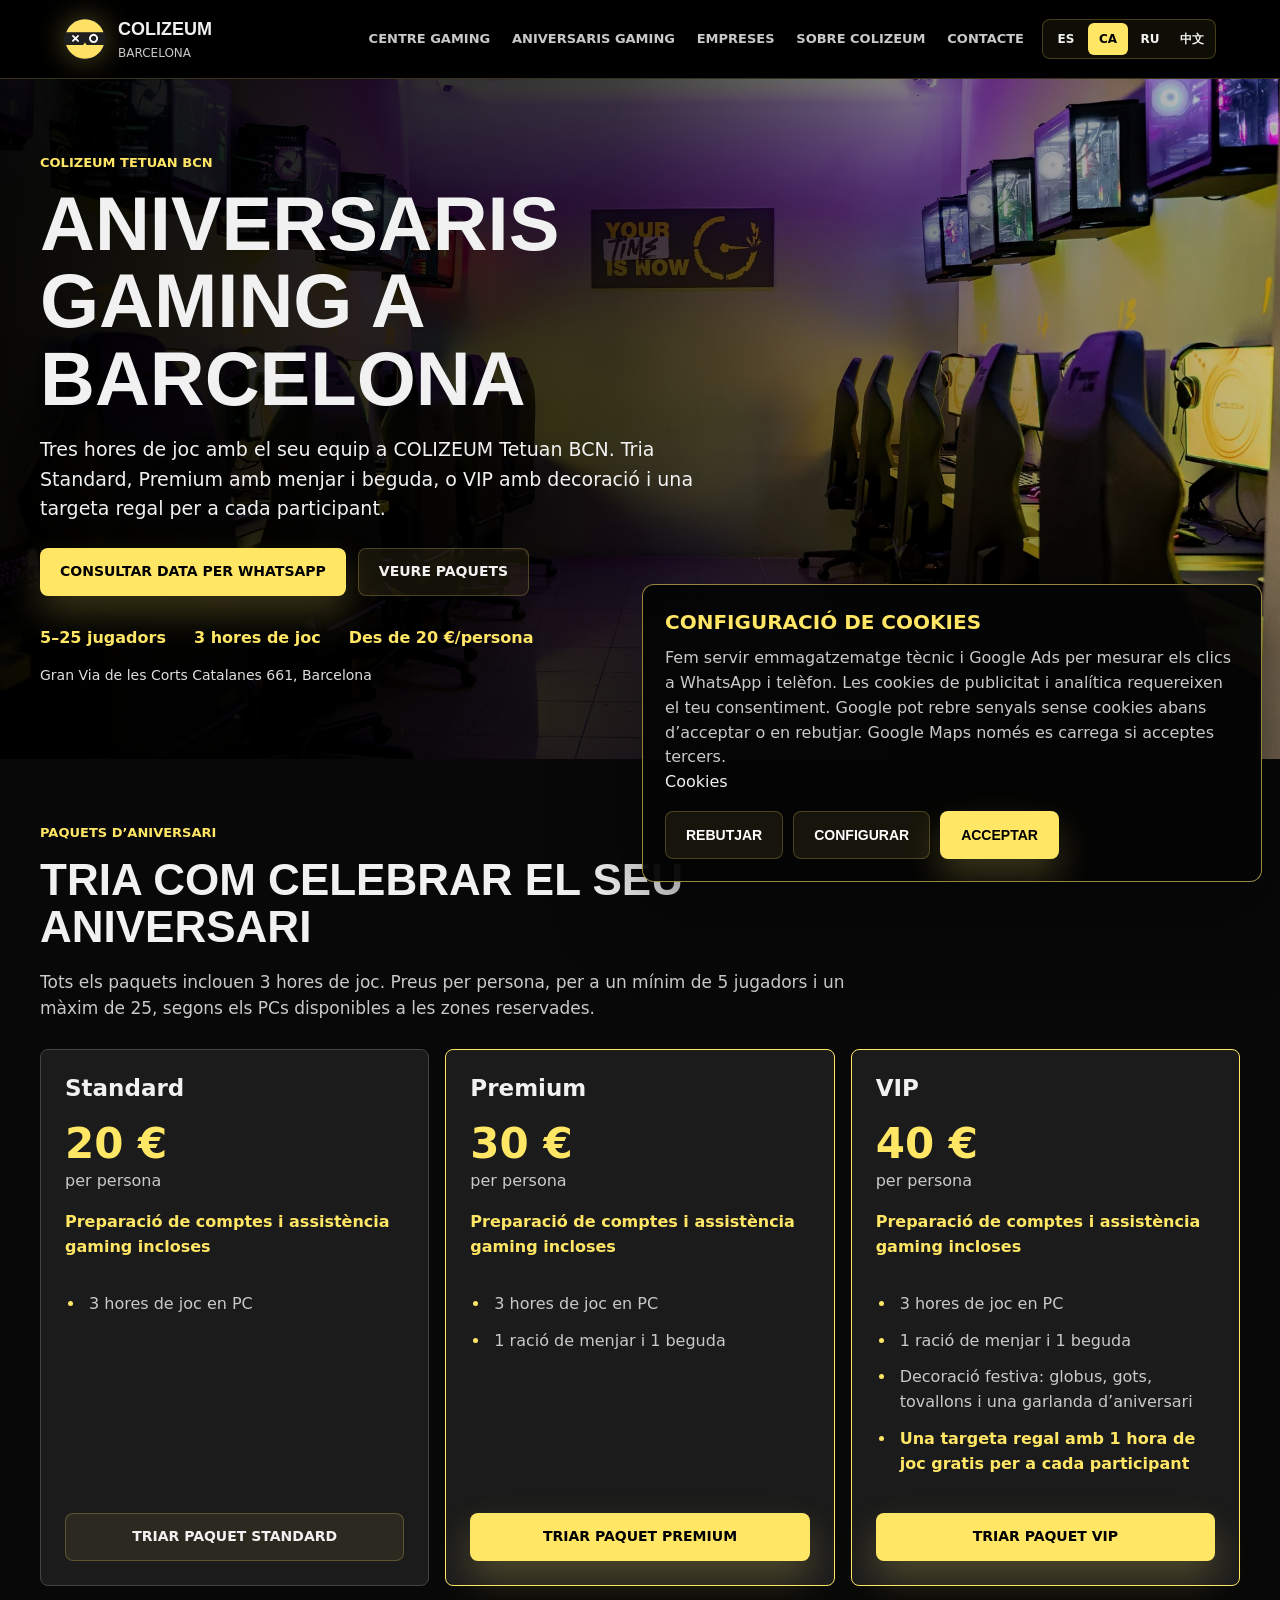
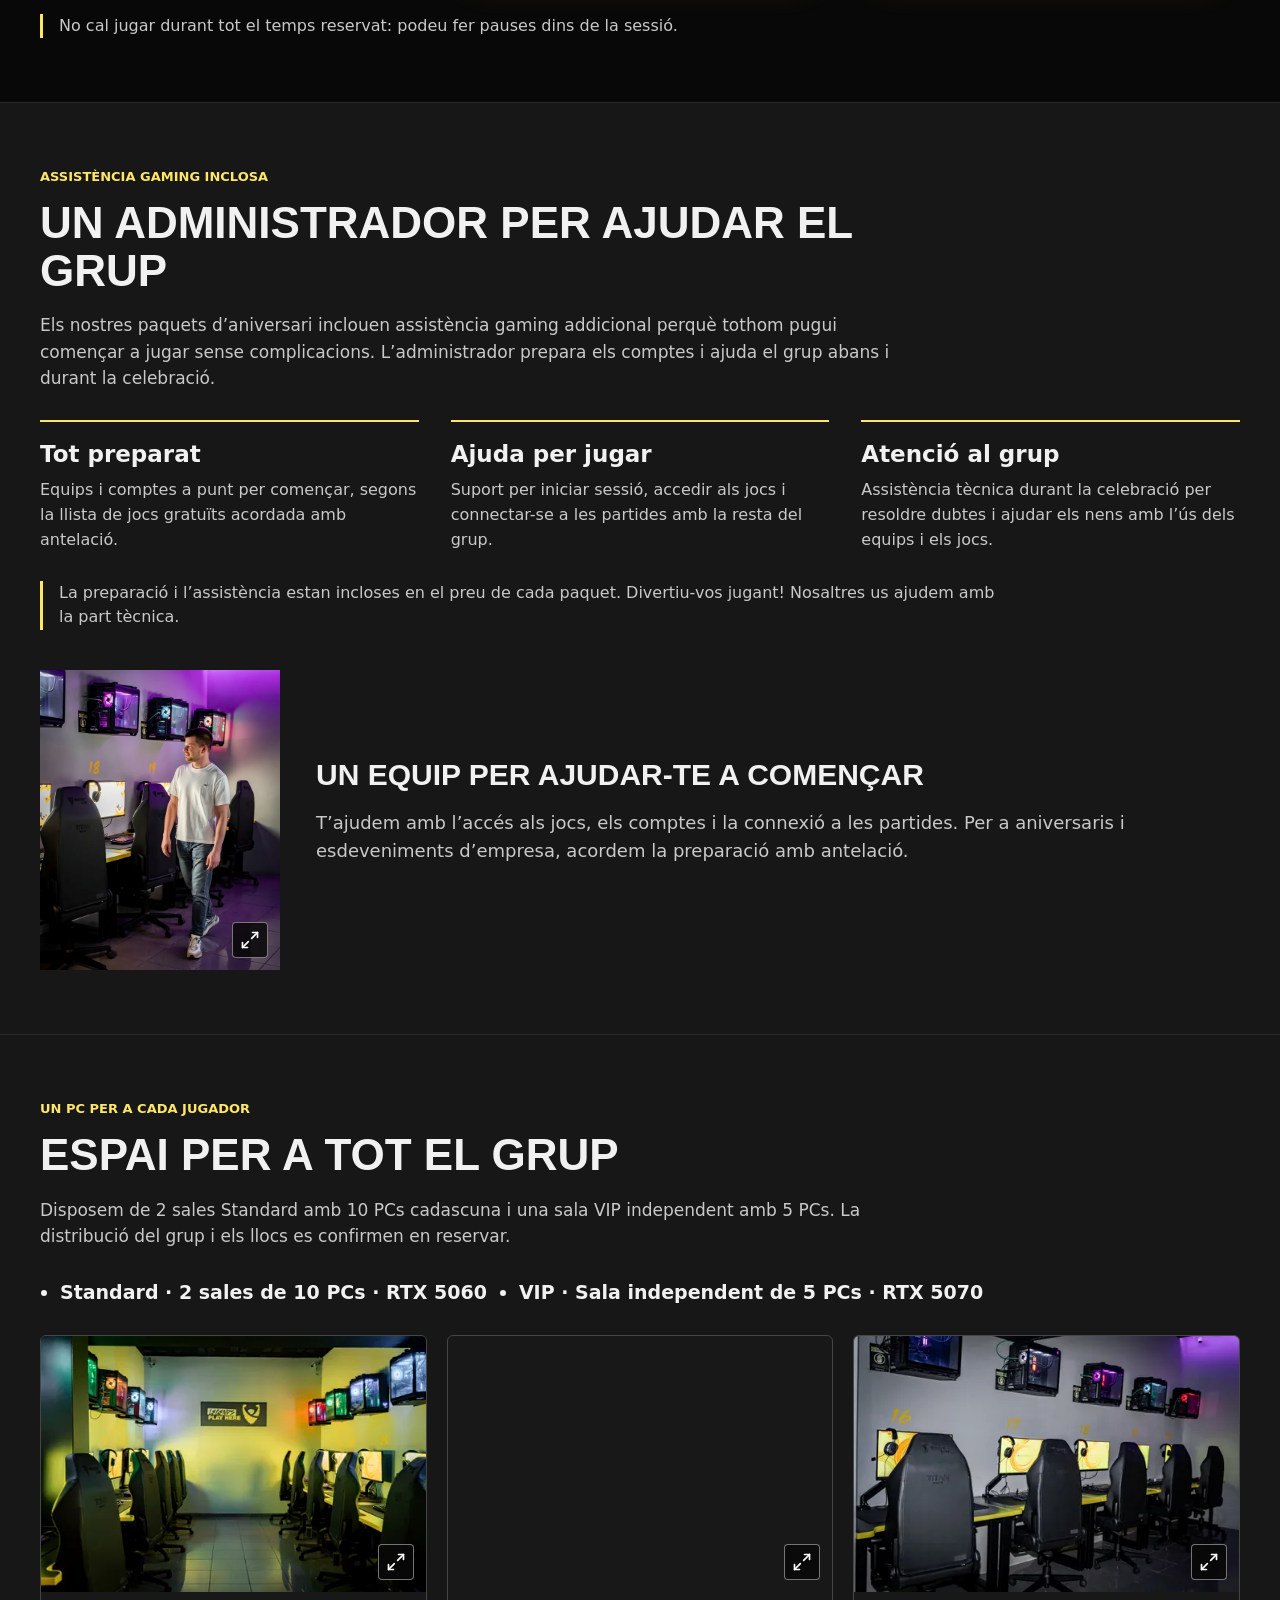
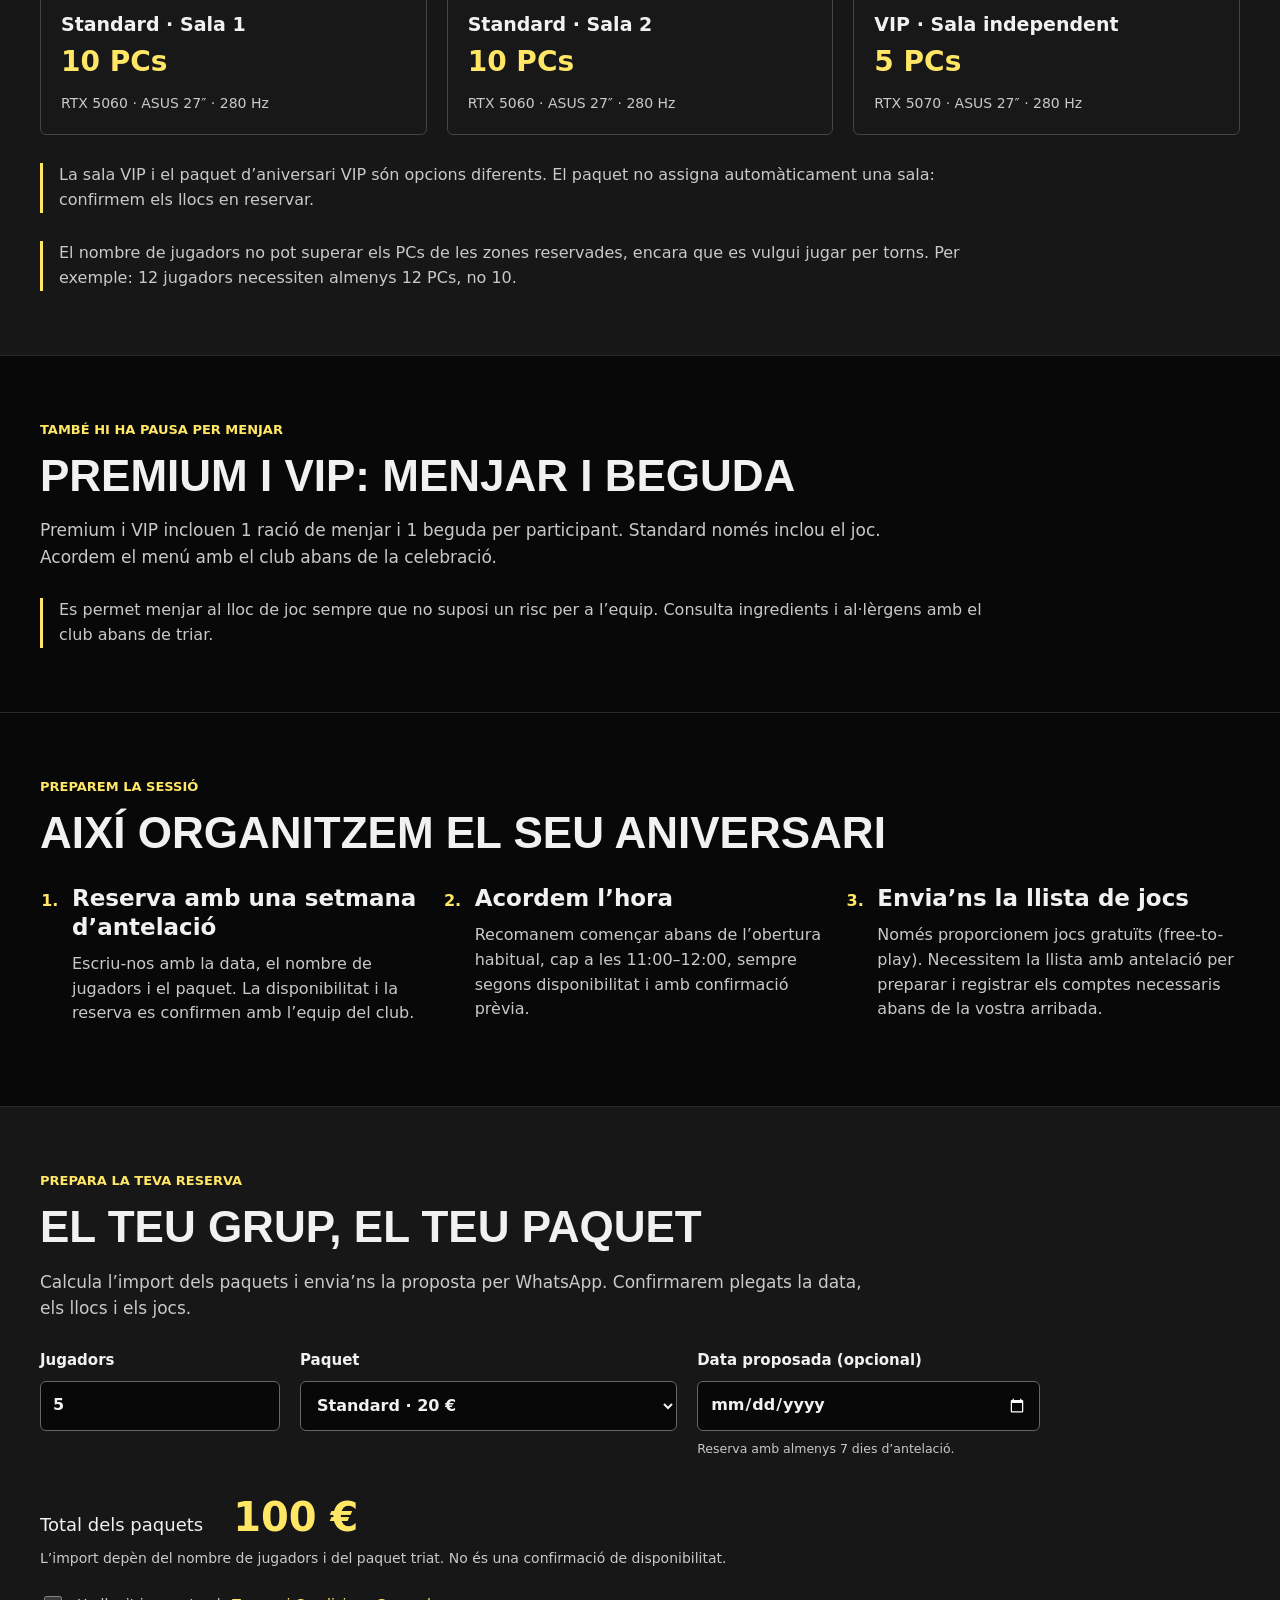
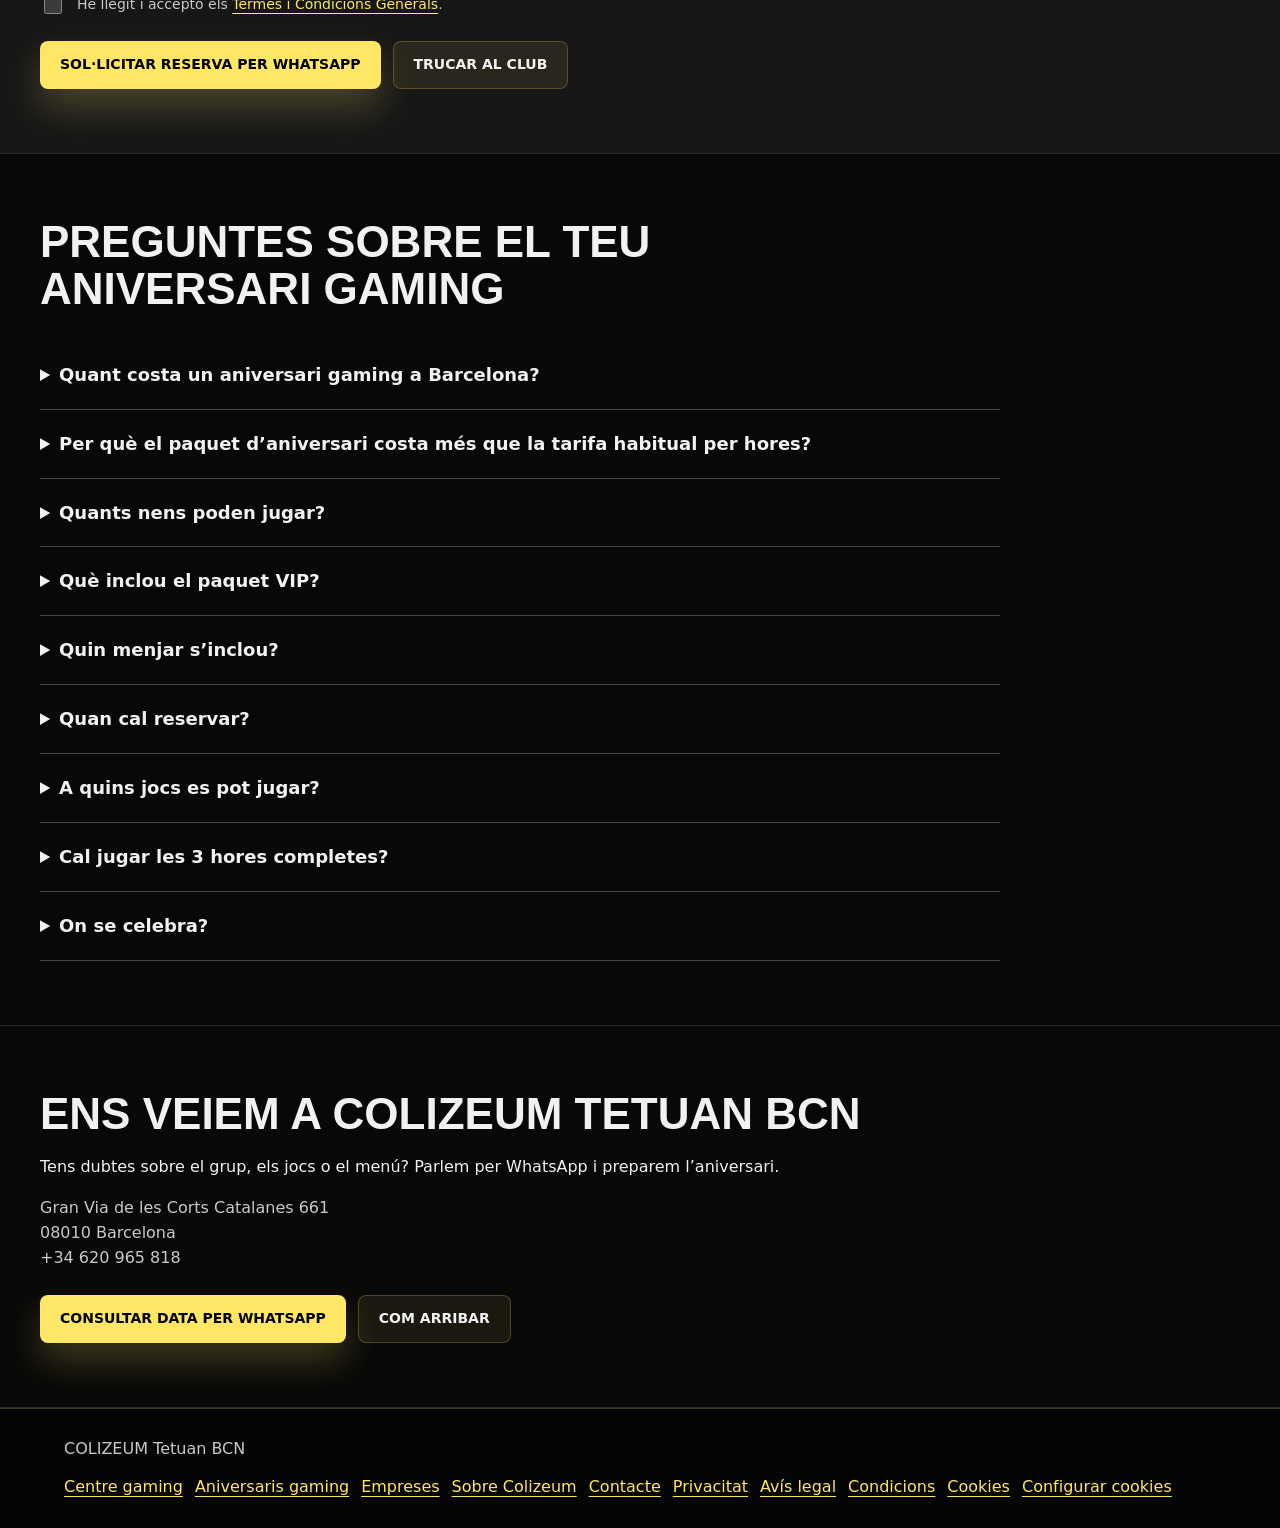
<file: ca/cumpleanos-gaming-barcelona/index.html>
<!doctype html>
<html lang="ca">
  <head>
    <meta charset="utf-8">
    <script src="/google-consent.js?v=20261111"></script>
    <script async src="https://www.googletagmanager.com/gtag/js?id=AW-17714465396"></script>
    <meta name="viewport" content="width=device-width, initial-scale=1, viewport-fit=cover">
    <title>Aniversaris gaming a Barcelona des de 20 € | COLIZEUM Tetuan</title>
    <meta name="description" content="Aniversaris gaming a Barcelona per a 5–25 jugadors. Standard 20 €, Premium 30 € i VIP 40 € per persona: 3 hores, amb menjar i detalls segons paquet. Reserva per WhatsApp.">
    <meta name="robots" content="index, follow, max-image-preview:large">
    <link rel="canonical" href="https://colizeumbarcelona.com/ca/cumpleanos-gaming-barcelona/">
    <link rel="alternate" hreflang="es" href="https://colizeumbarcelona.com/cumpleanos-gaming-barcelona/">
    <link rel="alternate" hreflang="ca" href="https://colizeumbarcelona.com/ca/cumpleanos-gaming-barcelona/">
    <link rel="alternate" hreflang="ru" href="https://colizeumbarcelona.com/ru/cumpleanos-gaming-barcelona/">
    <link rel="alternate" hreflang="zh-Hans" href="https://colizeumbarcelona.com/zh/cumpleanos-gaming-barcelona/">
    <link rel="alternate" hreflang="x-default" href="https://colizeumbarcelona.com/cumpleanos-gaming-barcelona/">
    <meta property="og:type" content="website">
    <meta property="og:site_name" content="COLIZEUM Tetuan BCN">
    <meta property="og:locale" content="ca_ES">
    <meta property="og:title" content="Aniversaris gaming a Barcelona des de 20 € | COLIZEUM Tetuan">
    <meta property="og:description" content="Aniversaris gaming a Barcelona per a 5–25 jugadors. Standard 20 €, Premium 30 € i VIP 40 € per persona: 3 hores, amb menjar i detalls segons paquet. Reserva per WhatsApp.">
    <meta property="og:url" content="https://colizeumbarcelona.com/ca/cumpleanos-gaming-barcelona/">
    <meta property="og:image" content="https://colizeumbarcelona.com/assets/club/standard-2-1920.webp">
    <meta property="og:image:alt" content="Sala de COLIZEUM Tetuan Barcelona amb llocs de PC gaming i cadires per a jugadors">
    <meta name="twitter:card" content="summary_large_image">
    <link rel="icon" href="/assets/colizeum-mark.svg" type="image/svg+xml">
    <link rel="preload" href="/assets/club/standard-2-1920.webp" as="image">
    <link rel="stylesheet" href="/styles.css?v=corporate-20261108">
    <link rel="stylesheet" href="/birthday.css?v=mobile-20261108">
    <link rel="stylesheet" href="/club-media.css?v=photos-20261125">
    <script type="application/ld+json">{"@context":"https://schema.org","@graph":[{"@type":"WebPage","@id":"https://colizeumbarcelona.com/ca/cumpleanos-gaming-barcelona/#page","url":"https://colizeumbarcelona.com/ca/cumpleanos-gaming-barcelona/","name":"Aniversaris gaming a Barcelona","description":"Aniversaris gaming a Barcelona per a 5–25 jugadors. Standard 20 €, Premium 30 € i VIP 40 € per persona: 3 hores, amb menjar i detalls segons paquet. Reserva per WhatsApp.","inLanguage":"ca","mainEntity":{"@id":"https://colizeumbarcelona.com/ca/cumpleanos-gaming-barcelona/#service"},"breadcrumb":{"@id":"https://colizeumbarcelona.com/ca/cumpleanos-gaming-barcelona/#breadcrumb"}},{"@type":"BreadcrumbList","@id":"https://colizeumbarcelona.com/ca/cumpleanos-gaming-barcelona/#breadcrumb","itemListElement":[{"@type":"ListItem","position":1,"name":"COLIZEUM Barcelona","item":"https://colizeumbarcelona.com/"},{"@type":"ListItem","position":2,"name":"Aniversaris gaming a Barcelona","item":"https://colizeumbarcelona.com/ca/cumpleanos-gaming-barcelona/"}]},{"@type":"LocalBusiness","@id":"https://colizeumbarcelona.com/#business","name":"COLIZEUM Tetuan BCN","url":"https://colizeumbarcelona.com/","telephone":"+34620965818","image":"https://colizeumbarcelona.com/assets/club/standard-2-1920.webp","address":{"@type":"PostalAddress","streetAddress":"Gran Via de les Corts Catalanes, 661","postalCode":"08010","addressLocality":"Barcelona","addressCountry":"ES"}},{"@type":"Service","@id":"https://colizeumbarcelona.com/ca/cumpleanos-gaming-barcelona/#service","name":"Aniversaris gaming a Barcelona","serviceType":"Aniversaris gaming a Barcelona","description":"Tots els paquets inclouen 3 hores de joc. Preus per persona, per a un mínim de 5 jugadors i un màxim de 25, segons els PCs disponibles a les zones reservades. Els nostres paquets d’aniversari inclouen assistència gaming addicional perquè tothom pugui començar a jugar sense complicacions. L’administrador prepara els comptes i ajuda el grup abans i durant la celebració.","provider":{"@id":"https://colizeumbarcelona.com/#business"},"areaServed":{"@type":"City","name":"Barcelona"},"offers":[{"@type":"Offer","name":"Standard","description":"3 hores de joc en PC. Preparació de comptes i assistència gaming incloses","price":20,"priceCurrency":"EUR","url":"https://colizeumbarcelona.com/ca/cumpleanos-gaming-barcelona/#reserva","priceSpecification":{"@type":"UnitPriceSpecification","price":20,"priceCurrency":"EUR","referenceQuantity":{"@type":"QuantitativeValue","value":1,"unitText":"per persona"}},"eligibleQuantity":{"@type":"QuantitativeValue","minValue":5,"maxValue":25}},{"@type":"Offer","name":"Premium","description":"3 hores de joc en PC. 1 ració de menjar i 1 beguda. Preparació de comptes i assistència gaming incloses","price":30,"priceCurrency":"EUR","url":"https://colizeumbarcelona.com/ca/cumpleanos-gaming-barcelona/#reserva","priceSpecification":{"@type":"UnitPriceSpecification","price":30,"priceCurrency":"EUR","referenceQuantity":{"@type":"QuantitativeValue","value":1,"unitText":"per persona"}},"eligibleQuantity":{"@type":"QuantitativeValue","minValue":5,"maxValue":25}},{"@type":"Offer","name":"VIP","description":"3 hores de joc en PC. 1 ració de menjar i 1 beguda. Decoració festiva: globus, gots, tovallons i una garlanda d’aniversari. Una targeta regal amb 1 hora de joc gratis per a cada participant. Preparació de comptes i assistència gaming incloses","price":40,"priceCurrency":"EUR","url":"https://colizeumbarcelona.com/ca/cumpleanos-gaming-barcelona/#reserva","priceSpecification":{"@type":"UnitPriceSpecification","price":40,"priceCurrency":"EUR","referenceQuantity":{"@type":"QuantitativeValue","value":1,"unitText":"per persona"}},"eligibleQuantity":{"@type":"QuantitativeValue","minValue":5,"maxValue":25}}]}]}</script>
  </head>
  <body class="birthday-page" data-page="birthday" data-locale="ca">
    <header class="site-header">
      <a class="brand" href="/" aria-label="COLIZEUM Barcelona">
        <span class="brand-mark" aria-hidden="true"><img src="/assets/colizeum-mark.svg" alt="" width="42" height="42"></span>
        <span><strong>COLIZEUM</strong><small>Barcelona</small></span>
      </a>
      <div class="header-actions">
        <nav class="site-nav" id="site-nav" aria-label="Centre gaming"><a href="/">Centre gaming</a><a href="/ca/cumpleanos-gaming-barcelona/" aria-current="page">Aniversaris gaming</a><a href="/ca/team-building-barcelona/">Empreses</a><a href="/sobre-colizeum/">Sobre Colizeum</a><a href="/contacto/">Contacte</a></nav>
        <nav class="language-switch" aria-label="Idioma"><a href="/cumpleanos-gaming-barcelona/" data-lang="es" hreflang="es" aria-current="false">ES</a><a href="/ca/cumpleanos-gaming-barcelona/" data-lang="ca" hreflang="ca" aria-current="page">CA</a><a href="/ru/cumpleanos-gaming-barcelona/" data-lang="ru" hreflang="ru" aria-current="false">RU</a><a href="/zh/cumpleanos-gaming-barcelona/" data-lang="zh" hreflang="zh-Hans" aria-current="false">中文</a></nav>
        <button class="nav-toggle" type="button" aria-expanded="false" aria-controls="site-nav" aria-label="Obrir menú"><span></span><span></span><span></span></button>
      </div>
    </header>
    <main>
      <section class="birthday-hero">
        <img class="club-photo birthday-hero-photo" src="/assets/club/standard-2-960.webp" srcset="/assets/club/standard-2-480.webp 480w, /assets/club/standard-2-960.webp 960w, /assets/club/standard-2-1920.webp 1920w" sizes="100vw" width="960" height="640" alt="Standard · Sala 2 · 10 PCs" data-media-photo="standard-2" fetchpriority="high" decoding="async">
        <div class="birthday-hero-copy">
          <p class="eyebrow">COLIZEUM TETUAN BCN</p>
          <h1>Aniversaris gaming a Barcelona</h1>
          <p class="birthday-intro">Tres hores de joc amb el seu equip a COLIZEUM Tetuan BCN. Tria Standard, Premium amb menjar i beguda, o VIP amb decoració i una targeta regal per a cada participant.</p>
          <div class="birthday-actions"><a class="button primary terms-required" href="https://wa.me/34620965818?text=Hola%2C%20vull%20consultar%20disponibilitat%20per%20a%20un%20aniversari%20infantil%20a%20COLIZEUM%20Tetuan%20BCN.%0A%0APodeu%20confirmar%20disponibilitat%20i%20ajudar-nos%20amb%20l%E2%80%99horari%20i%20la%20preparaci%C3%B3%20dels%20jocs%3F" data-ads-placement="hero" >Consultar data per WhatsApp</a><a class="button ghost" href="#paquetes" data-ads-packages>Veure paquets</a></div>
          <ul class="birthday-facts"><li>5–25 jugadors</li><li>3 hores de joc</li><li>Des de 20 €/persona</li></ul>
          <p class="birthday-address">Gran Via de les Corts Catalanes 661, Barcelona</p>
        </div>
      </section>
      <section class="birthday-section" id="paquetes">
        <div class="birthday-section-heading"><p class="eyebrow">PAQUETS D’ANIVERSARI</p><h2>Tria com celebrar el seu aniversari</h2><p>Tots els paquets inclouen 3 hores de joc. Preus per persona, per a un mínim de 5 jugadors i un màxim de 25, segons els PCs disponibles a les zones reservades.</p></div>
        <div class="birthday-packages"><article class="birthday-package" data-package-id="standard"><h3>Standard</h3><p class="birthday-price"><strong>20 €</strong><span>per persona</span></p><p class="birthday-package-included">Preparació de comptes i assistència gaming incloses</p><ul class="birthday-package-features"><li>3 hores de joc en PC</li></ul><a class="button ghost" href="#reserva" data-package-pick="standard">Triar paquet Standard</a></article><article class="birthday-package with-food" data-package-id="premium"><h3>Premium</h3><p class="birthday-price"><strong>30 €</strong><span>per persona</span></p><p class="birthday-package-included">Preparació de comptes i assistència gaming incloses</p><ul class="birthday-package-features"><li>3 hores de joc en PC</li><li>1 ració de menjar i 1 beguda</li></ul><a class="button primary" href="#reserva" data-package-pick="premium">Triar paquet Premium</a></article><article class="birthday-package with-food" data-package-id="vip"><h3>VIP</h3><p class="birthday-price"><strong>40 €</strong><span>per persona</span></p><p class="birthday-package-included">Preparació de comptes i assistència gaming incloses</p><ul class="birthday-package-features"><li>3 hores de joc en PC</li><li>1 ració de menjar i 1 beguda</li><li>Decoració festiva: globus, gots, tovallons i una garlanda d’aniversari</li><li>Una targeta regal amb 1 hora de joc gratis per a cada participant</li></ul><a class="button primary" href="#reserva" data-package-pick="vip">Triar paquet VIP</a></article></div>
        <p class="birthday-note">No cal jugar durant tot el temps reservat: podeu fer pauses dins de la sessió.</p>
      </section>
      <section class="birthday-section birthday-assistance" id="asistencia">
        <div class="birthday-section-heading"><p class="eyebrow">ASSISTÈNCIA GAMING INCLOSA</p><h2>Un administrador per ajudar el grup</h2><p>Els nostres paquets d’aniversari inclouen assistència gaming addicional perquè tothom pugui començar a jugar sense complicacions. L’administrador prepara els comptes i ajuda el grup abans i durant la celebració.</p></div>
        <ul class="birthday-assistance-points"><li><h3>Tot preparat</h3><p>Equips i comptes a punt per començar, segons la llista de jocs gratuïts acordada amb antelació.</p></li><li><h3>Ajuda per jugar</h3><p>Suport per iniciar sessió, accedir als jocs i connectar-se a les partides amb la resta del grup.</p></li><li><h3>Atenció al grup</h3><p>Assistència tècnica durant la celebració per resoldre dubtes i ajudar els nens amb l’ús dels equips i els jocs.</p></li></ul>
        <p class="birthday-note">La preparació i l’assistència estan incloses en el preu de cada paquet. Divertiu-vos jugant! Nosaltres us ajudem amb la part tècnica.</p>
        <div class="club-editorial club-editorial-single"><article class="club-editorial-item"><a class="club-photo-link" href="/assets/club/team-1920.webp" data-photo-open="team" aria-label="Ampliar foto: Part de l’equip de COLIZEUM Tetuan"><img class="club-photo " src="/assets/club/team-960.webp" srcset="/assets/club/team-480.webp 319w, /assets/club/team-960.webp 640w, /assets/club/team-1920.webp 1280w" sizes="(max-width: 700px) 100vw, 320px" width="640" height="960" alt="Part de l’equip de COLIZEUM Tetuan" data-media-photo="team" loading="lazy" decoding="async"><span class="club-expand" aria-hidden="true"><img class="club-icon" src="/assets/icons/expand.svg" alt="" width="20" height="20"></span></a><div><h2 data-media-label="teamTitle">Un equip per ajudar-te a començar</h2><p data-media-label="teamText">T’ajudem amb l’accés als jocs, els comptes i la connexió a les partides. Per a aniversaris i esdeveniments d’empresa, acordem la preparació amb antelació.</p></div></article></div>
      </section>
      <section class="birthday-section birthday-rooms">
        <div class="birthday-section-heading"><p class="eyebrow">UN PC PER A CADA JUGADOR</p><h2>Espai per a tot el grup</h2><p>Disposem de 2 sales Standard amb 10 PCs cadascuna i una sala VIP independent amb 5 PCs. La distribució del grup i els llocs es confirmen en reservar.</p></div>
        <ul class="birthday-room-list"><li>Standard · 2 sales de 10 PCs · RTX 5060</li><li>VIP · Sala independent de 5 PCs · RTX 5070</li></ul>
        <div class="club-room-grid"><figure class="club-room" data-room="standard-1"><a class="club-photo-link" href="/assets/club/standard-1-1920.webp" data-photo-open="standard-1" aria-label="Ampliar foto: Standard · Sala 1 · 10 PCs"><img class="club-photo " src="/assets/club/standard-1-960.webp" srcset="/assets/club/standard-1-480.webp 480w, /assets/club/standard-1-960.webp 960w, /assets/club/standard-1-1920.webp 1920w" sizes="(max-width: 700px) 100vw, 33vw" width="960" height="640" alt="Standard · Sala 1 · 10 PCs" data-media-photo="standard-1" loading="lazy" decoding="async"><span class="club-expand" aria-hidden="true"><img class="club-icon" src="/assets/icons/expand.svg" alt="" width="20" height="20"></span></a><figcaption><div class="club-room-title"><h3 data-media-label="names.0">Standard · Sala 1</h3><strong data-media-label="seats.0">10 PCs</strong></div><p data-media-label="specs.0">RTX 5060 · ASUS 27″ · 280 Hz</p></figcaption></figure><figure class="club-room" data-room="standard-2"><a class="club-photo-link" href="/assets/club/standard-2-1920.webp" data-photo-open="standard-2" aria-label="Ampliar foto: Standard · Sala 2 · 10 PCs"><img class="club-photo " src="/assets/club/standard-2-960.webp" srcset="/assets/club/standard-2-480.webp 480w, /assets/club/standard-2-960.webp 960w, /assets/club/standard-2-1920.webp 1920w" sizes="(max-width: 700px) 100vw, 33vw" width="960" height="640" alt="Standard · Sala 2 · 10 PCs" data-media-photo="standard-2" loading="lazy" decoding="async"><span class="club-expand" aria-hidden="true"><img class="club-icon" src="/assets/icons/expand.svg" alt="" width="20" height="20"></span></a><figcaption><div class="club-room-title"><h3 data-media-label="names.1">Standard · Sala 2</h3><strong data-media-label="seats.1">10 PCs</strong></div><p data-media-label="specs.1">RTX 5060 · ASUS 27″ · 280 Hz</p></figcaption></figure><figure class="club-room" data-room="vip"><a class="club-photo-link" href="/assets/club/vip-1920.webp" data-photo-open="vip" aria-label="Ampliar foto: VIP · Sala independent · 5 PCs"><img class="club-photo " src="/assets/club/vip-960.webp" srcset="/assets/club/vip-480.webp 480w, /assets/club/vip-960.webp 960w, /assets/club/vip-1920.webp 1920w" sizes="(max-width: 700px) 100vw, 33vw" width="960" height="640" alt="VIP · Sala independent · 5 PCs" data-media-photo="vip" loading="lazy" decoding="async"><span class="club-expand" aria-hidden="true"><img class="club-icon" src="/assets/icons/expand.svg" alt="" width="20" height="20"></span></a><figcaption><div class="club-room-title"><h3 data-media-label="names.2">VIP · Sala independent</h3><strong data-media-label="seats.2">5 PCs</strong></div><p data-media-label="specs.2">RTX 5070 · ASUS 27″ · 280 Hz</p></figcaption></figure></div>
        <p class="birthday-note" data-media-label="packageNote">La sala VIP i el paquet d’aniversari VIP són opcions diferents. El paquet no assigna automàticament una sala: confirmem els llocs en reservar.</p>
        <p class="birthday-note">El nombre de jugadors no pot superar els PCs de les zones reservades, encara que es vulgui jugar per torns. Per exemple: 12 jugadors necessiten almenys 12 PCs, no 10.</p>
      </section>
      <section class="birthday-section birthday-food">
        <div class="birthday-section-heading"><p class="eyebrow">TAMBÉ HI HA PAUSA PER MENJAR</p><h2>Premium i VIP: menjar i beguda</h2><p>Premium i VIP inclouen 1 ració de menjar i 1 beguda per participant. Standard només inclou el joc. Acordem el menú amb el club abans de la celebració.</p></div>
        <p class="birthday-note">Es permet menjar al lloc de joc sempre que no suposi un risc per a l’equip. Consulta ingredients i al·lèrgens amb el club abans de triar.</p>
      </section>
      <section class="birthday-section">
        <div class="birthday-section-heading"><p class="eyebrow">PREPAREM LA SESSIÓ</p><h2>Així organitzem el seu aniversari</h2></div>
        <ol class="birthday-steps"><li><h3>Reserva amb una setmana d’antelació</h3><p>Escriu-nos amb la data, el nombre de jugadors i el paquet. La disponibilitat i la reserva es confirmen amb l’equip del club.</p></li><li><h3>Acordem l’hora</h3><p>Recomanem començar abans de l’obertura habitual, cap a les 11:00–12:00, sempre segons disponibilitat i amb confirmació prèvia.</p></li><li><h3>Envia’ns la llista de jocs</h3><p>Només proporcionem jocs gratuïts (free-to-play). Necessitem la llista amb antelació per preparar i registrar els comptes necessaris abans de la vostra arribada.</p></li></ol>
      </section>
      <section class="birthday-section birthday-reserve" id="reserva">
        <div class="birthday-section-heading"><p class="eyebrow">PREPARA LA TEVA RESERVA</p><h2>El teu grup, el teu paquet</h2><p>Calcula l’import dels paquets i envia’ns la proposta per WhatsApp. Confirmarem plegats la data, els llocs i els jocs.</p></div>
        <form class="birthday-booking-form" data-birthday-form>
          <div class="birthday-fields">
            <label>Jugadors<input type="number" name="players" min="5" max="25" step="1" value="5" required inputmode="numeric"></label>
            <label>Paquet<select name="package"><option value="standard" data-price="20">Standard · 20 €</option><option value="premium" data-price="30">Premium · 30 €</option><option value="vip" data-price="40">VIP · 40 €</option></select></label>
            <label>Data proposada (opcional)<input type="date" name="date" aria-describedby="birthday-date-hint"><small id="birthday-date-hint">Reserva amb almenys 7 dies d’antelació.</small></label>
          </div>
          <div class="birthday-total"><span>Total dels paquets</span><output data-birthday-total aria-live="polite">100 €</output></div>
          <p class="birthday-calculation">L’import depèn del nombre de jugadors i del paquet triat. No és una confirmació de disponibilitat.</p>
          <p class="birthday-form-error" data-birthday-error role="alert" hidden>Introdueix entre 5 i 25 jugadors i una data amb almenys 7 dies d’antelació, si la indiques.</p>
          <label class="terms-consent"><input type="checkbox" id="terms-consent"><span>He llegit i accepto els <a href="/#terms">Termes i Condicions Generals</a>.</span></label>
          <div class="birthday-actions"><a class="button primary terms-required" href="https://wa.me/34620965818?text=Hola%2C%20vull%20consultar%20disponibilitat%20per%20a%20un%20aniversari%20infantil%20a%20COLIZEUM%20Tetuan%20BCN.%0A%0APodeu%20confirmar%20disponibilitat%20i%20ajudar-nos%20amb%20l%E2%80%99horari%20i%20la%20preparaci%C3%B3%20dels%20jocs%3F" data-ads-placement="reserva" data-birthday-request>Sol·licitar reserva per WhatsApp</a><a class="button ghost" href="tel:+34620965818">Trucar al club</a></div>
        </form>
      </section>
      <section class="birthday-section birthday-faq">
        <div class="birthday-section-heading"><h2>Preguntes sobre el teu aniversari gaming</h2></div>
        <details><summary>Quant costa un aniversari gaming a Barcelona?</summary><p>Standard costa 20 € per persona i inclou 3 hores de joc. Premium costa 30 € i inclou 3 hores, 1 ració de menjar i 1 beguda. VIP costa 40 € i inclou el mateix que Premium, decoració festiva i una targeta regal amb 1 hora de joc gratis per a cada participant. El mínim és de 5 jugadors.</p></details><details><summary>Per què el paquet d’aniversari costa més que la tarifa habitual per hores?</summary><p>El paquet d’aniversari inclou la preparació de comptes i assistència gaming addicional per al grup: l’administrador ajuda a iniciar sessió, entrar als jocs, connectar-se a les partides i resoldre dubtes tècnics durant la celebració. Aquest servei ja està inclòs en els 20, 30 o 40 € per persona indicats als paquets; no es cobra a part.</p></details><details><summary>Quants nens poden jugar?</summary><p>De 5 a 25 jugadors. Hi ha d’haver un PC disponible per a cada jugador a les zones reservades. No es poden reservar menys PCs que jugadors encara que vulguin fer torns.</p></details><details><summary>Què inclou el paquet VIP?</summary><p>Per 40 € per persona inclou 3 hores de joc, 1 ració de menjar, 1 beguda, globus, gots, tovallons i una garlanda d’aniversari. Cada participant rep una targeta regal amb 1 hora de joc gratis. Les condicions d’ús de la targeta es confirmen amb el club.</p></details><details><summary>Quin menjar s’inclou?</summary><p>Premium i VIP inclouen 1 ració de menjar i 1 beguda per participant. El menú i els al·lèrgens es consulten amb el club abans de la celebració. Standard no inclou menjar ni beguda.</p></details><details><summary>Quan cal reservar?</summary><p>Com a mínim una setmana abans. Si és possible, recomanem començar cap a les 11:00–12:00 abans de l’obertura habitual. L’horari s’acorda amb el club.</p></details><details><summary>A quins jocs es pot jugar?</summary><p>Només proporcionem jocs gratuïts (free-to-play). Envia la llista de jocs desitjats amb antelació perquè puguem preparar els comptes necessaris. La disponibilitat es confirma amb el club.</p></details><details><summary>Cal jugar les 3 hores completes?</summary><p>No. Podeu fer pauses i no cal jugar durant tot el temps reservat. Tots els paquets duren 3 hores.</p></details><details><summary>On se celebra?</summary><p>A COLIZEUM Tetuan BCN, Gran Via de les Corts Catalanes 661, 08010 Barcelona. Pots consultar l’accés i la ubicació a la nostra pàgina de contacte.</p></details>
      </section>
      <section class="birthday-section birthday-location">
        <h2>Ens veiem a COLIZEUM Tetuan BCN</h2><p>Tens dubtes sobre el grup, els jocs o el menú? Parlem per WhatsApp i preparem l’aniversari.</p>
        <address>Gran Via de les Corts Catalanes 661<br>08010 Barcelona<br><a href="tel:+34620965818">+34 620 965 818</a></address>
        <div class="birthday-actions"><a class="button primary terms-required" href="https://wa.me/34620965818?text=Hola%2C%20vull%20consultar%20disponibilitat%20per%20a%20un%20aniversari%20infantil%20a%20COLIZEUM%20Tetuan%20BCN.%0A%0APodeu%20confirmar%20disponibilitat%20i%20ajudar-nos%20amb%20l%E2%80%99horari%20i%20la%20preparaci%C3%B3%20dels%20jocs%3F" data-ads-placement="footer" >Consultar data per WhatsApp</a><a class="button ghost" href="/contacto/">Com arribar</a></div>
      </section>
    </main>
    <footer class="site-footer"><span>COLIZEUM Tetuan BCN</span><nav class="footer-legal" aria-label="COLIZEUM"><a href="/">Centre gaming</a><a href="/ca/cumpleanos-gaming-barcelona/" aria-current="page">Aniversaris gaming</a><a href="/ca/team-building-barcelona/">Empreses</a><a href="/sobre-colizeum/">Sobre Colizeum</a><a href="/contacto/">Contacte</a><a href="/#privacy">Privacitat</a><a href="/#legal-notice">Avís legal</a><a href="/#terms">Condicions</a><a href="/#cookies">Cookies</a><button type="button" data-cookie-open>Configurar cookies</button></nav></footer>
    <div class="birthday-mobile-bar" hidden><span>Aniversaris des de 20 €/persona</span><a class="button primary" href="#reserva">Reservar</a></div>
    <div class="cookie-banner" data-cookie-banner role="dialog" aria-modal="true" aria-labelledby="cookie-title" hidden>
      <div class="cookie-copy"><strong id="cookie-title">Configuració de cookies</strong><p>Fem servir emmagatzematge tècnic i Google Ads per mesurar els clics a WhatsApp i telèfon. Les cookies de publicitat i analítica requereixen el teu consentiment. Google pot rebre senyals sense cookies abans d’acceptar o en rebutjar. Google Maps només es carrega si acceptes tercers.</p><a href="/?lang=ca#cookies">Cookies</a></div>
      <div class="cookie-actions"><button type="button" class="button ghost" data-cookie-reject>Rebutjar</button><button type="button" class="button ghost" data-cookie-config>Configurar</button><button type="button" class="button primary" data-cookie-accept>Acceptar</button></div>
      <form class="cookie-panel" data-cookie-panel hidden>
        <label><input type="checkbox" checked disabled><span>Tècniques necessàries</span></label>
        <label><input type="checkbox" name="preferences"><span>Preferències</span></label><label><input type="checkbox" name="analytics"><span>Analítica</span></label><label><input type="checkbox" name="marketing"><span>Publicitat: Google Ads</span></label><label><input type="checkbox" name="thirdParty"><span>Tercers: Google Maps</span></label>
        <button type="button" class="button ghost" data-cookie-save>Desar selecció</button>
      </form>
    </div>
    <script type="application/json" id="birthday-config">{"language":"ca","lang":"ca","message":"Hola, vull consultar disponibilitat per a un aniversari infantil a COLIZEUM Tetuan BCN.","labels":["Jugadors","Paquet","Total dels paquets","Data proposada"],"end":"Podeu confirmar disponibilitat i ajudar-nos amb l’horari i la preparació dels jocs?","packages":[{"id":"standard","name":"Standard","price":20,"features":["3 hores de joc en PC"]},{"id":"premium","name":"Premium","price":30,"features":["3 hores de joc en PC","1 ració de menjar i 1 beguda"]},{"id":"vip","name":"VIP","price":40,"features":["3 hores de joc en PC","1 ració de menjar i 1 beguda","Decoració festiva: globus, gots, tovallons i una garlanda d’aniversari","Una targeta regal amb 1 hora de joc gratis per a cada participant"]}],"invalid":"Introdueix entre 5 i 25 jugadors i una data amb almenys 7 dies d’antelació, si la indiques."}</script>
    <script src="/birthday.js?v=packages-20261108"></script>
    <script src="/script.js?v=hours-rooms-20261125"></script>
    <script src="/google-ads.js?v=packages-photos-20261125"></script>
    <script type="module" src="/club-media.js?v=photos-20261125"></script>
  </body>
</html>
</file>
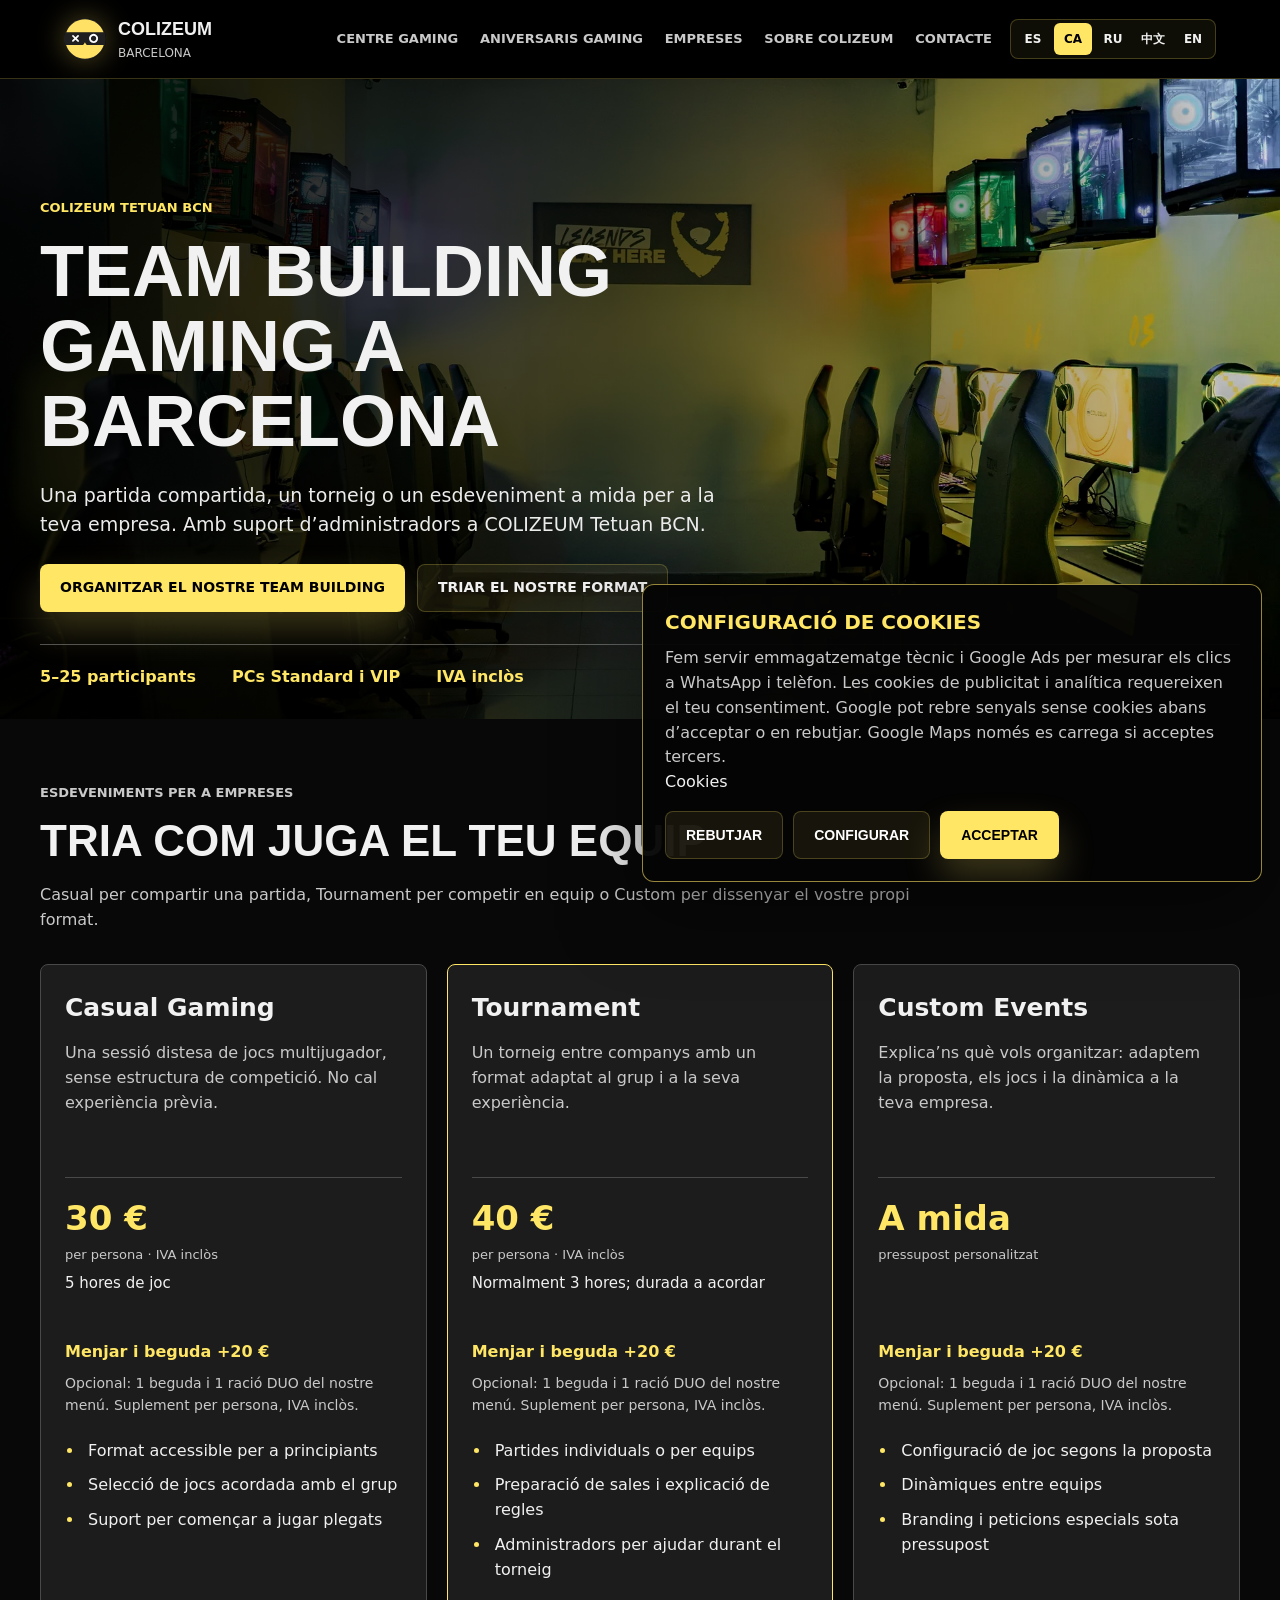
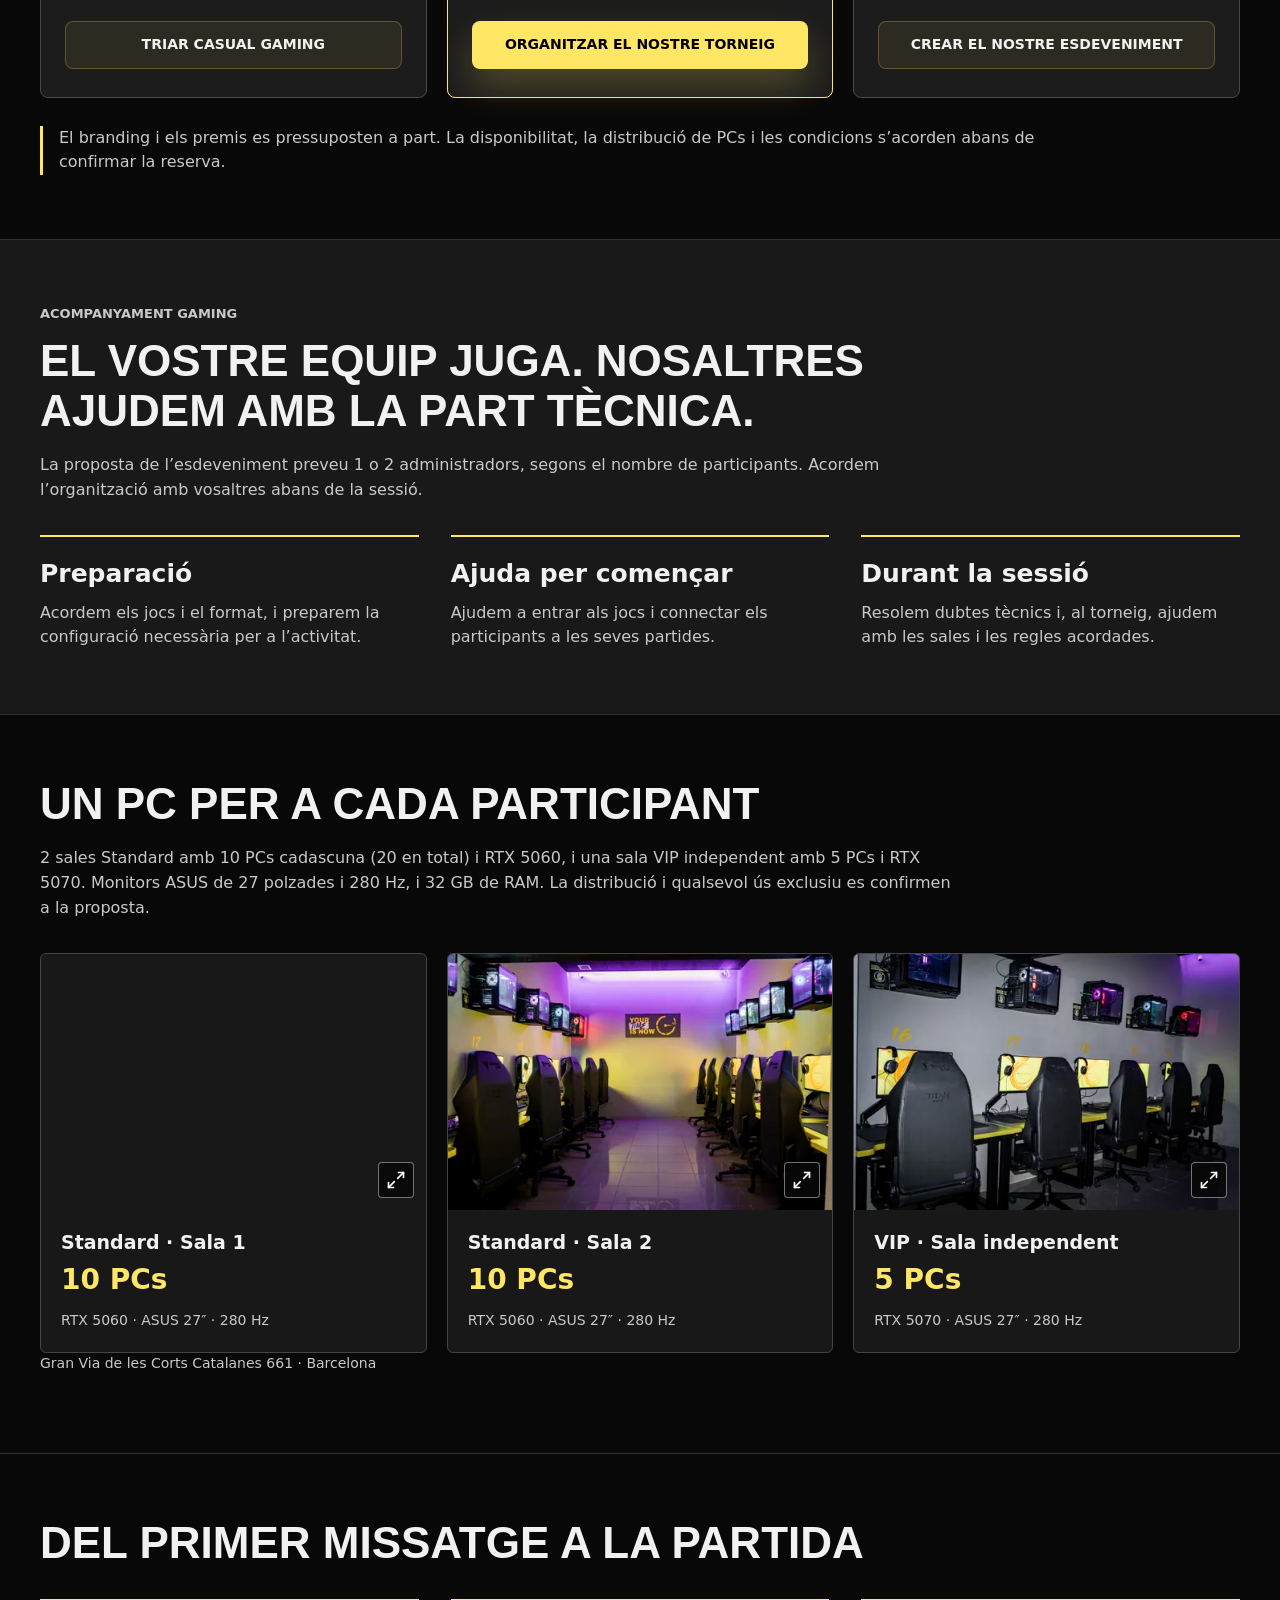
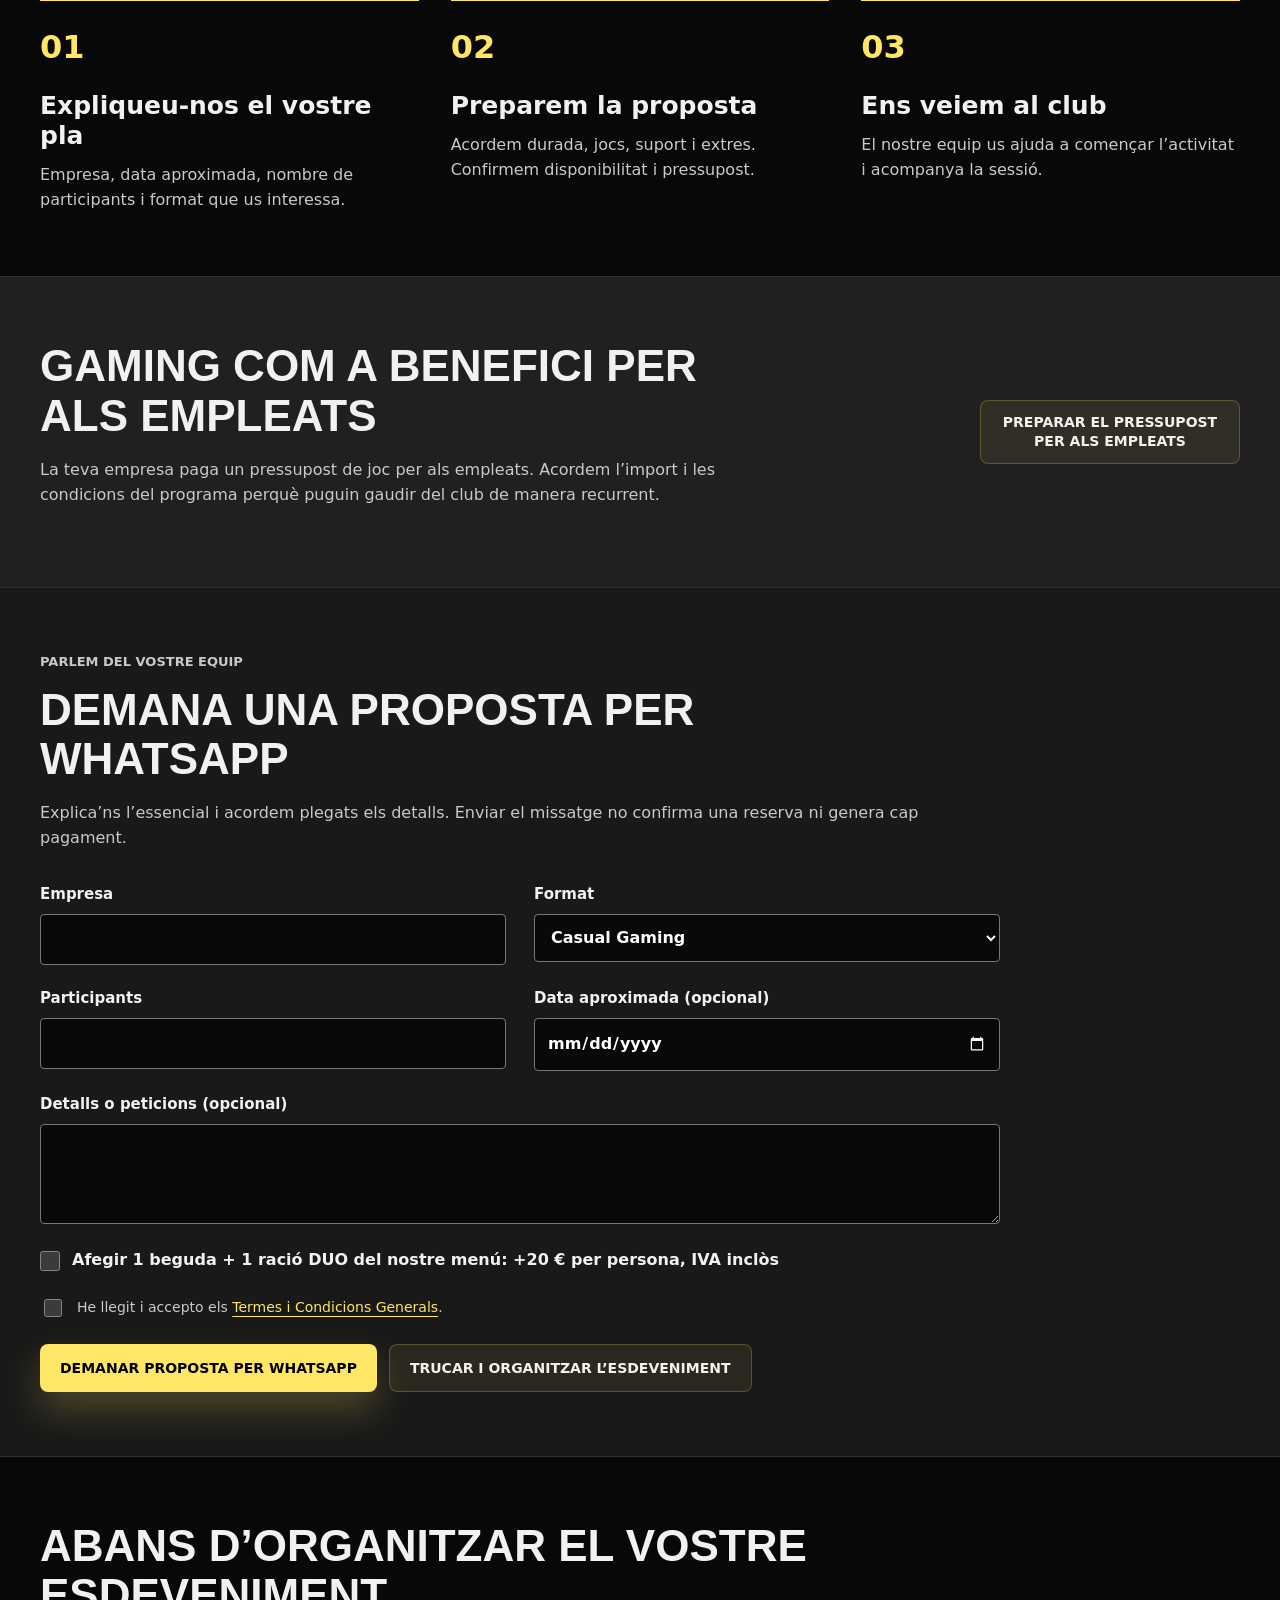
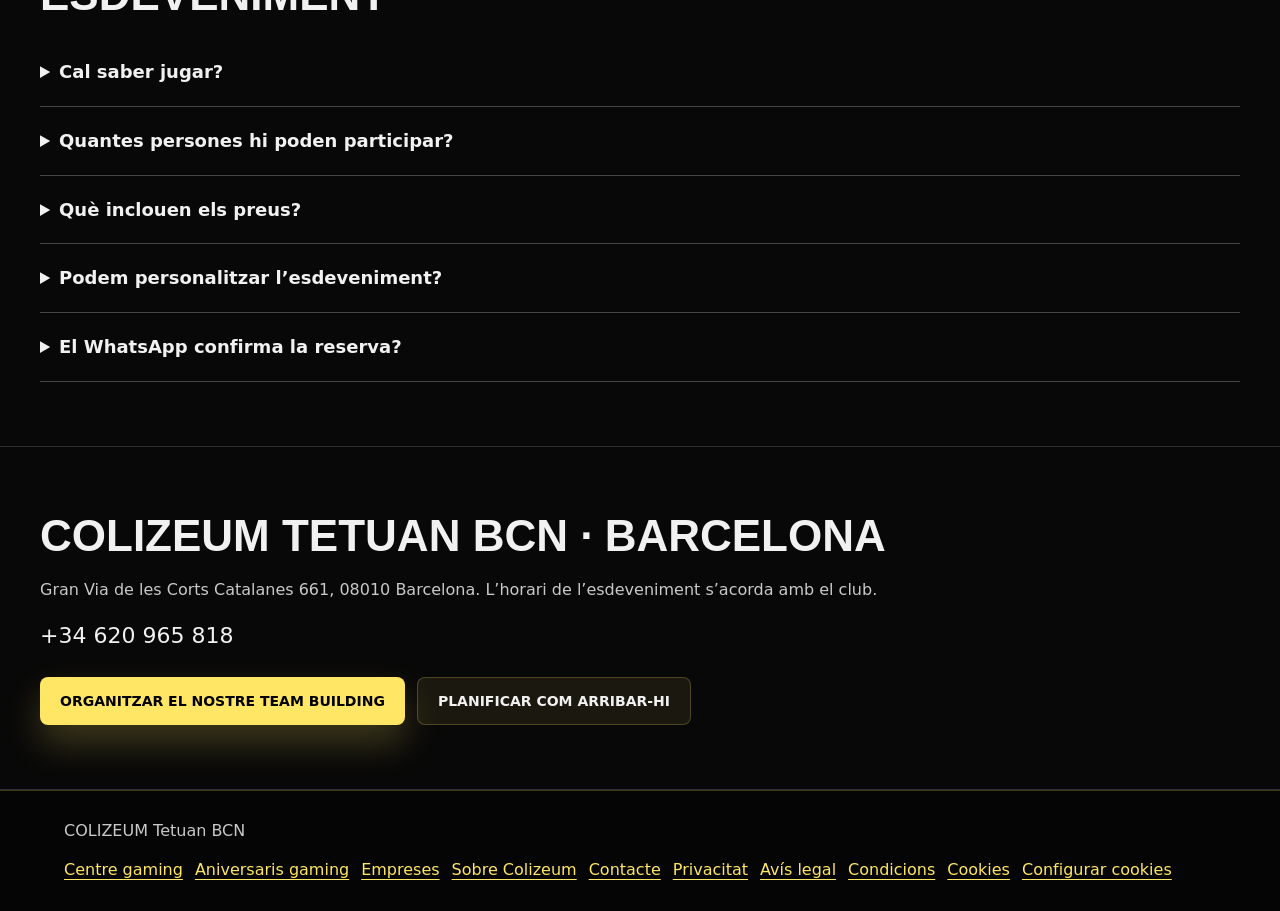
<file: ca/team-building-barcelona/index.html>
<!doctype html>
<html lang="ca">
<head>
  <meta charset="utf-8">
  <script src="/google-consent.js?v=20261111"></script>
    <script async src="https://www.googletagmanager.com/gtag/js?id=AW-17714465396"></script>
  <meta name="viewport" content="width=device-width, initial-scale=1, viewport-fit=cover">
  <title>Team building gaming a Barcelona | Empreses | COLIZEUM</title>
  <meta name="description" content="Team building gaming a Barcelona per a 5–25 persones. Casual 30 €, Tournament 40 € per persona. Beguda i ració DUO opcionals per 20 € més. IVA inclòs.">
  <meta name="robots" content="index, follow, max-image-preview:large">
  <link rel="canonical" href="https://colizeumbarcelona.com/ca/team-building-barcelona/">
  <link rel="alternate" hreflang="es" href="https://colizeumbarcelona.com/team-building-barcelona/">
  <link rel="alternate" hreflang="ca" href="https://colizeumbarcelona.com/ca/team-building-barcelona/">
  <link rel="alternate" hreflang="ru" href="https://colizeumbarcelona.com/ru/team-building-barcelona/">
  <link rel="alternate" hreflang="zh-Hans" href="https://colizeumbarcelona.com/zh/team-building-barcelona/">
  <link rel="alternate" hreflang="en" href="https://colizeumbarcelona.com/en/team-building-barcelona/">
  <link rel="alternate" hreflang="x-default" href="https://colizeumbarcelona.com/team-building-barcelona/">
  <meta property="og:type" content="website">
  <meta property="og:site_name" content="COLIZEUM Tetuan BCN">
  <meta property="og:locale" content="ca_ES">
  <meta property="og:title" content="Team building gaming a Barcelona | Empreses | COLIZEUM">
  <meta property="og:description" content="Team building gaming a Barcelona per a 5–25 persones. Casual 30 €, Tournament 40 € per persona. Beguda i ració DUO opcionals per 20 € més. IVA inclòs.">
  <meta property="og:url" content="https://colizeumbarcelona.com/ca/team-building-barcelona/">
  <meta property="og:image" content="https://colizeumbarcelona.com/assets/club/standard-1-1920.webp">
  <meta property="og:image:alt" content="Llocs de PC gaming del club COLIZEUM Tetuan a Barcelona">
  <meta name="twitter:card" content="summary_large_image">
  <link rel="icon" href="/assets/colizeum-mark.svg" type="image/svg+xml">
  <link rel="preload" href="/assets/club/standard-1-1920.webp" as="image">
  <link rel="stylesheet" href="/styles.css?v=corporate-20261108">
  <link rel="stylesheet" href="/corporate.css?v=20261108-mobile">
  <link rel="stylesheet" href="/club-media.css?v=photos-20261125">
  <script type="application/ld+json">{"@context":"https://schema.org","@graph":[{"@type":"WebPage","@id":"https://colizeumbarcelona.com/ca/team-building-barcelona/#page","url":"https://colizeumbarcelona.com/ca/team-building-barcelona/","name":"Team building gaming a Barcelona","description":"Team building gaming a Barcelona per a 5–25 persones. Casual 30 €, Tournament 40 € per persona. Beguda i ració DUO opcionals per 20 € més. IVA inclòs.","inLanguage":"ca","mainEntity":{"@id":"https://colizeumbarcelona.com/ca/team-building-barcelona/#service"},"breadcrumb":{"@id":"https://colizeumbarcelona.com/ca/team-building-barcelona/#breadcrumb"}},{"@type":"BreadcrumbList","@id":"https://colizeumbarcelona.com/ca/team-building-barcelona/#breadcrumb","itemListElement":[{"@type":"ListItem","position":1,"name":"COLIZEUM Barcelona","item":"https://colizeumbarcelona.com/"},{"@type":"ListItem","position":2,"name":"Team building gaming a Barcelona","item":"https://colizeumbarcelona.com/ca/team-building-barcelona/"}]},{"@type":"Service","@id":"https://colizeumbarcelona.com/ca/team-building-barcelona/#service","name":"Team building gaming a Barcelona","description":"Team building gaming a Barcelona per a 5–25 persones. Casual 30 €, Tournament 40 € per persona. Beguda i ració DUO opcionals per 20 € més. IVA inclòs.","provider":{"@type":"LocalBusiness","name":"COLIZEUM Tetuan BCN","url":"https://colizeumbarcelona.com/","telephone":"+34620965818","address":{"@type":"PostalAddress","streetAddress":"Gran Via de les Corts Catalanes 661","postalCode":"08010","addressLocality":"Barcelona","addressCountry":"ES"}},"areaServed":{"@type":"City","name":"Barcelona"},"offers":[{"@type":"Offer","name":"Casual Gaming","description":"5 hores de joc. per persona · IVA inclòs. Afegir 1 beguda + 1 ració DUO del nostre menú: +20 € per persona, IVA inclòs","price":30,"priceCurrency":"EUR","url":"https://colizeumbarcelona.com/ca/team-building-barcelona/#formatos","priceSpecification":{"@type":"UnitPriceSpecification","price":30,"priceCurrency":"EUR","valueAddedTaxIncluded":true,"unitText":"per persona · IVA inclòs"},"eligibleQuantity":{"@type":"QuantitativeValue","minValue":5,"maxValue":25}},{"@type":"Offer","name":"Tournament","description":"Normalment 3 hores; durada a acordar. per persona · IVA inclòs. Afegir 1 beguda + 1 ració DUO del nostre menú: +20 € per persona, IVA inclòs","price":40,"priceCurrency":"EUR","url":"https://colizeumbarcelona.com/ca/team-building-barcelona/#formatos","priceSpecification":{"@type":"UnitPriceSpecification","price":40,"priceCurrency":"EUR","valueAddedTaxIncluded":true,"unitText":"per persona · IVA inclòs"},"eligibleQuantity":{"@type":"QuantitativeValue","minValue":5,"maxValue":25}}]}]}</script>
</head>
<body class="corporate-page" data-page="corporate" data-locale="ca">
  <header class="site-header">
    <a class="brand" href="/" aria-label="COLIZEUM Barcelona"><span class="brand-mark" aria-hidden="true"><img src="/assets/colizeum-mark.svg" alt="" width="42" height="42"></span><span><strong>COLIZEUM</strong><small>Barcelona</small></span></a>
    <div class="header-actions"><nav class="site-nav" id="site-nav" aria-label="COLIZEUM"><a href="/?lang=ca">Centre gaming</a><a href="/ca/cumpleanos-gaming-barcelona/">Aniversaris gaming</a><a href="/ca/team-building-barcelona/" aria-current="page">Empreses</a><a href="/sobre-colizeum/">Sobre Colizeum</a><a href="/contacto/">Contacte</a></nav><nav class="language-switch" aria-label="Idioma"><a href="/team-building-barcelona/" data-lang="es" hreflang="es" aria-current="false">ES</a><a href="/ca/team-building-barcelona/" data-lang="ca" hreflang="ca" aria-current="page">CA</a><a href="/ru/team-building-barcelona/" data-lang="ru" hreflang="ru" aria-current="false">RU</a><a href="/zh/team-building-barcelona/" data-lang="zh" hreflang="zh-Hans" aria-current="false">中文</a><a href="/en/team-building-barcelona/" data-lang="en" hreflang="en" aria-current="false">EN</a></nav><button class="nav-toggle" type="button" aria-controls="site-nav" aria-expanded="false" aria-label="Obrir menú"><span></span><span></span><span></span></button></div>
  </header>
  <main>
    <section class="corporate-hero">
      <img class="club-photo corporate-hero-photo" src="/assets/club/standard-1-960.webp" srcset="/assets/club/standard-1-480.webp 480w, /assets/club/standard-1-960.webp 960w, /assets/club/standard-1-1920.webp 1920w" sizes="100vw" width="960" height="640" alt="Standard · Sala 1 · 10 PCs" data-media-photo="standard-1" fetchpriority="high" decoding="async">
      <div class="corporate-hero-copy"><p class="eyebrow">COLIZEUM TETUAN BCN</p><h1>Team building gaming a Barcelona</h1><p class="corporate-intro">Una partida compartida, un torneig o un esdeveniment a mida per a la teva empresa. Amb suport d’administradors a COLIZEUM Tetuan BCN.</p><div class="corporate-actions"><a class="button primary" href="#propuesta">Organitzar el nostre team building</a><a class="button ghost" href="#formatos">Triar el nostre format</a></div></div>
      <ul class="corporate-facts"><li>5–25 participants</li><li>PCs Standard i VIP</li><li>IVA inclòs</li></ul>
    </section>
    <section class="corporate-section" id="formatos">
      <div class="corporate-heading"><p class="eyebrow">ESDEVENIMENTS PER A EMPRESES</p><h2>Tria com juga el teu equip</h2><p>Casual per compartir una partida, Tournament per competir en equip o Custom per dissenyar el vostre propi format.</p></div>
      <div class="corporate-packages"><article class="corporate-package"><h3>Casual Gaming</h3><p class="corporate-package-description">Una sessió distesa de jocs multijugador, sense estructura de competició. No cal experiència prèvia.</p><div class="corporate-price"><strong>30 €</strong><small>per persona · IVA inclòs</small><span>5 hores de joc</span></div><p class="corporate-food-addon"><strong>Menjar i beguda +20 €</strong><span>Opcional: 1 beguda i 1 ració DUO del nostre menú. Suplement per persona, IVA inclòs.</span></p><ul><li>Format accessible per a principiants</li><li>Selecció de jocs acordada amb el grup</li><li>Suport per començar a jugar plegats</li></ul><a class="button ghost" href="#propuesta" data-corporate-pick="casual">Triar Casual Gaming</a></article><article class="corporate-package featured"><h3>Tournament</h3><p class="corporate-package-description">Un torneig entre companys amb un format adaptat al grup i a la seva experiència.</p><div class="corporate-price"><strong>40 €</strong><small>per persona · IVA inclòs</small><span>Normalment 3 hores; durada a acordar</span></div><p class="corporate-food-addon"><strong>Menjar i beguda +20 €</strong><span>Opcional: 1 beguda i 1 ració DUO del nostre menú. Suplement per persona, IVA inclòs.</span></p><ul><li>Partides individuals o per equips</li><li>Preparació de sales i explicació de regles</li><li>Administradors per ajudar durant el torneig</li></ul><a class="button primary" href="#propuesta" data-corporate-pick="tournament">Organitzar el nostre torneig</a></article><article class="corporate-package"><h3>Custom Events</h3><p class="corporate-package-description">Explica’ns què vols organitzar: adaptem la proposta, els jocs i la dinàmica a la teva empresa.</p><div class="corporate-price"><strong>A mida</strong><small>pressupost personalitzat</small></div><p class="corporate-food-addon"><strong>Menjar i beguda +20 €</strong><span>Opcional: 1 beguda i 1 ració DUO del nostre menú. Suplement per persona, IVA inclòs.</span></p><ul><li>Configuració de joc segons la proposta</li><li>Dinàmiques entre equips</li><li>Branding i peticions especials sota pressupost</li></ul><a class="button ghost" href="#propuesta" data-corporate-pick="custom">Crear el nostre esdeveniment</a></article></div>
      <p class="corporate-note">El branding i els premis es pressuposten a part. La disponibilitat, la distribució de PCs i les condicions s’acorden abans de confirmar la reserva.</p>
    </section>
    <section class="corporate-section corporate-support"><div class="corporate-heading"><p class="eyebrow">ACOMPANYAMENT GAMING</p><h2>El vostre equip juga. Nosaltres ajudem amb la part tècnica.</h2><p>La proposta de l’esdeveniment preveu 1 o 2 administradors, segons el nombre de participants. Acordem l’organització amb vosaltres abans de la sessió.</p></div><ul class="corporate-points"><li><h3>Preparació</h3><p>Acordem els jocs i el format, i preparem la configuració necessària per a l’activitat.</p></li><li><h3>Ajuda per començar</h3><p>Ajudem a entrar als jocs i connectar els participants a les seves partides.</p></li><li><h3>Durant la sessió</h3><p>Resolem dubtes tècnics i, al torneig, ajudem amb les sales i les regles acordades.</p></li></ul></section>
    <section class="corporate-section"><div class="corporate-heading"><h2>Un PC per a cada participant</h2><p>2 sales Standard amb 10 PCs cadascuna (20 en total) i RTX 5060, i una sala VIP independent amb 5 PCs i RTX 5070. Monitors ASUS de 27 polzades i 280 Hz, i 32 GB de RAM. La distribució i qualsevol ús exclusiu es confirmen a la proposta.</p></div><div class="club-room-grid"><figure class="club-room" data-room="standard-1"><a class="club-photo-link" href="/assets/club/standard-1-1920.webp" data-photo-open="standard-1" aria-label="Ampliar foto: Standard · Sala 1 · 10 PCs"><img class="club-photo " src="/assets/club/standard-1-960.webp" srcset="/assets/club/standard-1-480.webp 480w, /assets/club/standard-1-960.webp 960w, /assets/club/standard-1-1920.webp 1920w" sizes="(max-width: 700px) 100vw, 33vw" width="960" height="640" alt="Standard · Sala 1 · 10 PCs" data-media-photo="standard-1" loading="lazy" decoding="async"><span class="club-expand" aria-hidden="true"><img class="club-icon" src="/assets/icons/expand.svg" alt="" width="20" height="20"></span></a><figcaption><div class="club-room-title"><h3 data-media-label="names.0">Standard · Sala 1</h3><strong data-media-label="seats.0">10 PCs</strong></div><p data-media-label="specs.0">RTX 5060 · ASUS 27″ · 280 Hz</p></figcaption></figure><figure class="club-room" data-room="standard-2"><a class="club-photo-link" href="/assets/club/standard-2-1920.webp" data-photo-open="standard-2" aria-label="Ampliar foto: Standard · Sala 2 · 10 PCs"><img class="club-photo " src="/assets/club/standard-2-960.webp" srcset="/assets/club/standard-2-480.webp 480w, /assets/club/standard-2-960.webp 960w, /assets/club/standard-2-1920.webp 1920w" sizes="(max-width: 700px) 100vw, 33vw" width="960" height="640" alt="Standard · Sala 2 · 10 PCs" data-media-photo="standard-2" loading="lazy" decoding="async"><span class="club-expand" aria-hidden="true"><img class="club-icon" src="/assets/icons/expand.svg" alt="" width="20" height="20"></span></a><figcaption><div class="club-room-title"><h3 data-media-label="names.1">Standard · Sala 2</h3><strong data-media-label="seats.1">10 PCs</strong></div><p data-media-label="specs.1">RTX 5060 · ASUS 27″ · 280 Hz</p></figcaption></figure><figure class="club-room" data-room="vip"><a class="club-photo-link" href="/assets/club/vip-1920.webp" data-photo-open="vip" aria-label="Ampliar foto: VIP · Sala independent · 5 PCs"><img class="club-photo " src="/assets/club/vip-960.webp" srcset="/assets/club/vip-480.webp 480w, /assets/club/vip-960.webp 960w, /assets/club/vip-1920.webp 1920w" sizes="(max-width: 700px) 100vw, 33vw" width="960" height="640" alt="VIP · Sala independent · 5 PCs" data-media-photo="vip" loading="lazy" decoding="async"><span class="club-expand" aria-hidden="true"><img class="club-icon" src="/assets/icons/expand.svg" alt="" width="20" height="20"></span></a><figcaption><div class="club-room-title"><h3 data-media-label="names.2">VIP · Sala independent</h3><strong data-media-label="seats.2">5 PCs</strong></div><p data-media-label="specs.2">RTX 5070 · ASUS 27″ · 280 Hz</p></figcaption></figure></div><p class="corporate-address">Gran Via de les Corts Catalanes 661 · Barcelona</p></section>
    <section class="corporate-section"><div class="corporate-heading"><h2>Del primer missatge a la partida</h2></div><ol class="corporate-points"><li><h3>Expliqueu-nos el vostre pla</h3><p>Empresa, data aproximada, nombre de participants i format que us interessa.</p></li><li><h3>Preparem la proposta</h3><p>Acordem durada, jocs, suport i extres. Confirmem disponibilitat i pressupost.</p></li><li><h3>Ens veiem al club</h3><p>El nostre equip us ajuda a començar l’activitat i acompanya la sessió.</p></li></ol></section>
    <section class="corporate-section corporate-benefit"><div><h2>Gaming com a benefici per als empleats</h2><p>La teva empresa paga un pressupost de joc per als empleats. Acordem l’import i les condicions del programa perquè puguin gaudir del club de manera recurrent.</p></div><a class="button ghost" href="#propuesta" data-corporate-pick="benefit">Preparar el pressupost per als empleats</a></section>
    <section class="corporate-section corporate-request" id="propuesta">
      <div class="corporate-heading"><p class="eyebrow">PARLEM DEL VOSTRE EQUIP</p><h2>Demana una proposta per WhatsApp</h2><p>Explica’ns l’essencial i acordem plegats els detalls. Enviar el missatge no confirma una reserva ni genera cap pagament.</p></div>
      <form data-corporate-form>
        <div class="corporate-fields">
          <label>Empresa<input type="text" name="company" autocomplete="organization" maxlength="120" required></label>
          <label>Format<select name="format"><option value="casual">Casual Gaming</option><option value="tournament">Tournament</option><option value="custom">Custom Events</option><option value="benefit">Programa per a empleats</option></select></label>
          <label>Participants<input type="number" name="people" min="5" max="25" step="1" inputmode="numeric" required></label>
          <label>Data aproximada (opcional)<input type="date" name="date"></label>
          <label class="corporate-wide">Detalls o peticions (opcional)<textarea name="note" rows="3" maxlength="1000"></textarea></label>
        </div>
        <label class="corporate-food-choice"><input type="checkbox" name="food"><span>Afegir 1 beguda + 1 ració DUO del nostre menú: +20 € per persona, IVA inclòs</span></label>
        <label class="terms-consent"><input type="checkbox" id="terms-consent"><span>He llegit i accepto els <a href="/#terms">Termes i Condicions Generals</a>.</span></label>
        <div class="corporate-actions"><a class="button primary terms-required" href="https://wa.me/34620965818?text=Hola%2C%20vull%20una%20proposta%20B2B%20per%20a%20la%20meva%20empresa%20a%20COLIZEUM%20Tetuan%20BCN." data-corporate-send>Demanar proposta per WhatsApp</a><a class="button ghost" href="tel:+34620965818">Trucar i organitzar l’esdeveniment</a></div>
      </form>
    </section>
    <section class="corporate-section corporate-faq"><h2>Abans d’organitzar el vostre esdeveniment</h2><details><summary>Cal saber jugar?</summary><p>No per al format Casual. Acordem jocs i dinàmica segons l’experiència dels participants, i els nostres administradors ajuden a començar.</p></details><details><summary>Quantes persones hi poden participar?</summary><p>De 5 a 25 participants. Hi ha 20 PCs Standard i 5 VIP. La distribució es confirma segons disponibilitat.</p></details><details><summary>Què inclouen els preus?</summary><p>Casual Gaming: 30 € per persona per 5 hores. Tournament: 40 € per persona; normalment 3 hores, amb durada a acordar. El menjar no està inclòs en el preu base: per 20 € addicionals per persona pots afegir 1 beguda i 1 ració DUO del nostre menú en qualsevol format, inclòs Custom. Tots els preus inclouen IVA. El branding i els premis es pressuposten a part.</p></details><details><summary>Podem personalitzar l’esdeveniment?</summary><p>Sí. Consulta Custom Events per acordar jocs, dinàmica, branding i altres peticions. Els extres i la viabilitat es confirmen amb el club.</p></details><details><summary>El WhatsApp confirma la reserva?</summary><p>No. L’equip del club ha de confirmar disponibilitat, pressupost i condicions de reserva.</p></details></section>
    <section class="corporate-section corporate-location"><h2>COLIZEUM Tetuan BCN · Barcelona</h2><p>Gran Via de les Corts Catalanes 661, 08010 Barcelona. L’horari de l’esdeveniment s’acorda amb el club.</p><address><a href="tel:+34620965818">+34 620 965 818</a></address><div class="corporate-actions"><a class="button primary" href="#propuesta">Organitzar el nostre team building</a><a class="button ghost" href="/contacto/">Planificar com arribar-hi</a></div></section>
  </main>
  <footer class="site-footer"><span>COLIZEUM Tetuan BCN</span><nav class="footer-legal" aria-label="COLIZEUM"><a href="/?lang=ca">Centre gaming</a><a href="/ca/cumpleanos-gaming-barcelona/">Aniversaris gaming</a><a href="/ca/team-building-barcelona/" aria-current="page">Empreses</a><a href="/sobre-colizeum/">Sobre Colizeum</a><a href="/contacto/">Contacte</a><a href="/#privacy">Privacitat</a><a href="/#legal-notice">Avís legal</a><a href="/#terms">Condicions</a><a href="/#cookies">Cookies</a><button type="button" data-cookie-open>Configurar cookies</button></nav></footer>
  <div class="corporate-mobile-bar" hidden><span>Esdeveniments per a empreses</span><a class="button primary" href="#propuesta">Organitzar el nostre team building</a></div>
  <div class="cookie-banner" data-cookie-banner role="dialog" aria-modal="true" aria-labelledby="cookie-title" hidden><div class="cookie-copy"><strong id="cookie-title">Configuració de cookies</strong><p>Fem servir emmagatzematge tècnic i Google Ads per mesurar els clics a WhatsApp i telèfon. Les cookies de publicitat i analítica requereixen el teu consentiment. Google pot rebre senyals sense cookies abans d’acceptar o en rebutjar. Google Maps només es carrega si acceptes tercers.</p><a href="/?lang=ca#cookies">Cookies</a></div><div class="cookie-actions"><button type="button" class="button ghost" data-cookie-reject>Rebutjar</button><button type="button" class="button ghost" data-cookie-config>Configurar</button><button type="button" class="button primary" data-cookie-accept>Acceptar</button></div><form class="cookie-panel" data-cookie-panel hidden><label><input type="checkbox" checked disabled><span>Tècniques necessàries</span></label><label><input type="checkbox" name="preferences"><span>Preferències</span></label><label><input type="checkbox" name="analytics"><span>Analítica</span></label><label><input type="checkbox" name="marketing"><span>Publicitat: Google Ads</span></label><label><input type="checkbox" name="thirdParty"><span>Tercers: Google Maps</span></label><button type="button" class="button ghost" data-cookie-save>Desar selecció</button></form></div>
  <script type="application/json" id="corporate-config">{"message":"Hola, vull una proposta B2B per a la meva empresa a COLIZEUM Tetuan BCN.","labels":["Empresa","Format","Participants","Data proposada","Detalls"],"formats":[{"id":"casual","name":"Casual Gaming","price":30,"duration":"5 hores de joc"},{"id":"tournament","name":"Tournament","price":40,"duration":"Normalment 3 hores; durada a acordar"},{"id":"custom","name":"Custom Events"},{"id":"benefit","name":"Programa per a empleats"}],"food":{"label":"Menjar i beguda","selected":"Afegir 1 beguda + 1 ració DUO del nostre menú: +20 € per persona, IVA inclòs","none":"Sense suplement de menjar i beguda","price":20}}</script>
  <script src="/corporate.js?v=20261108-food"></script>
  <script src="/script.js?v=hours-rooms-20261125"></script>
  <script src="/google-ads.js?v=packages-photos-20261125"></script>
  <script type="module" src="/club-media.js?v=photos-20261125"></script>
</body>
</html>
</file>
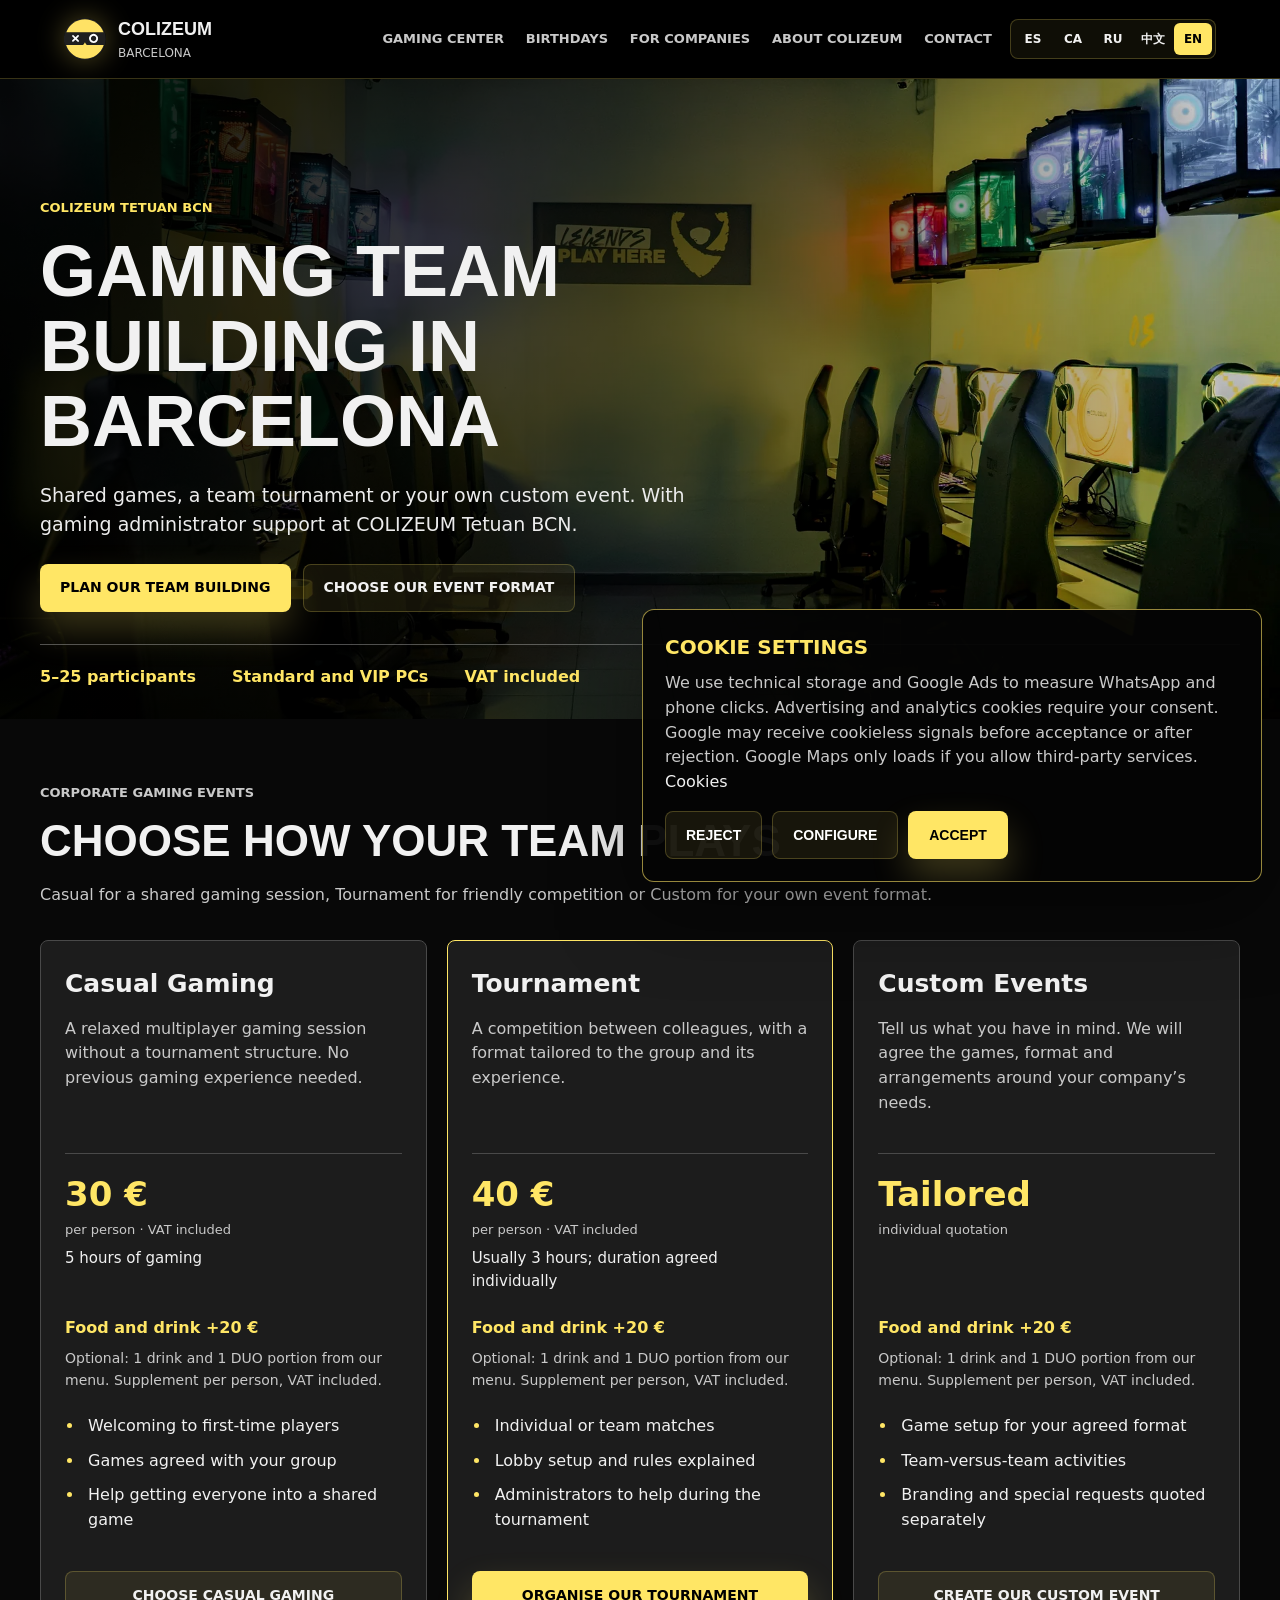
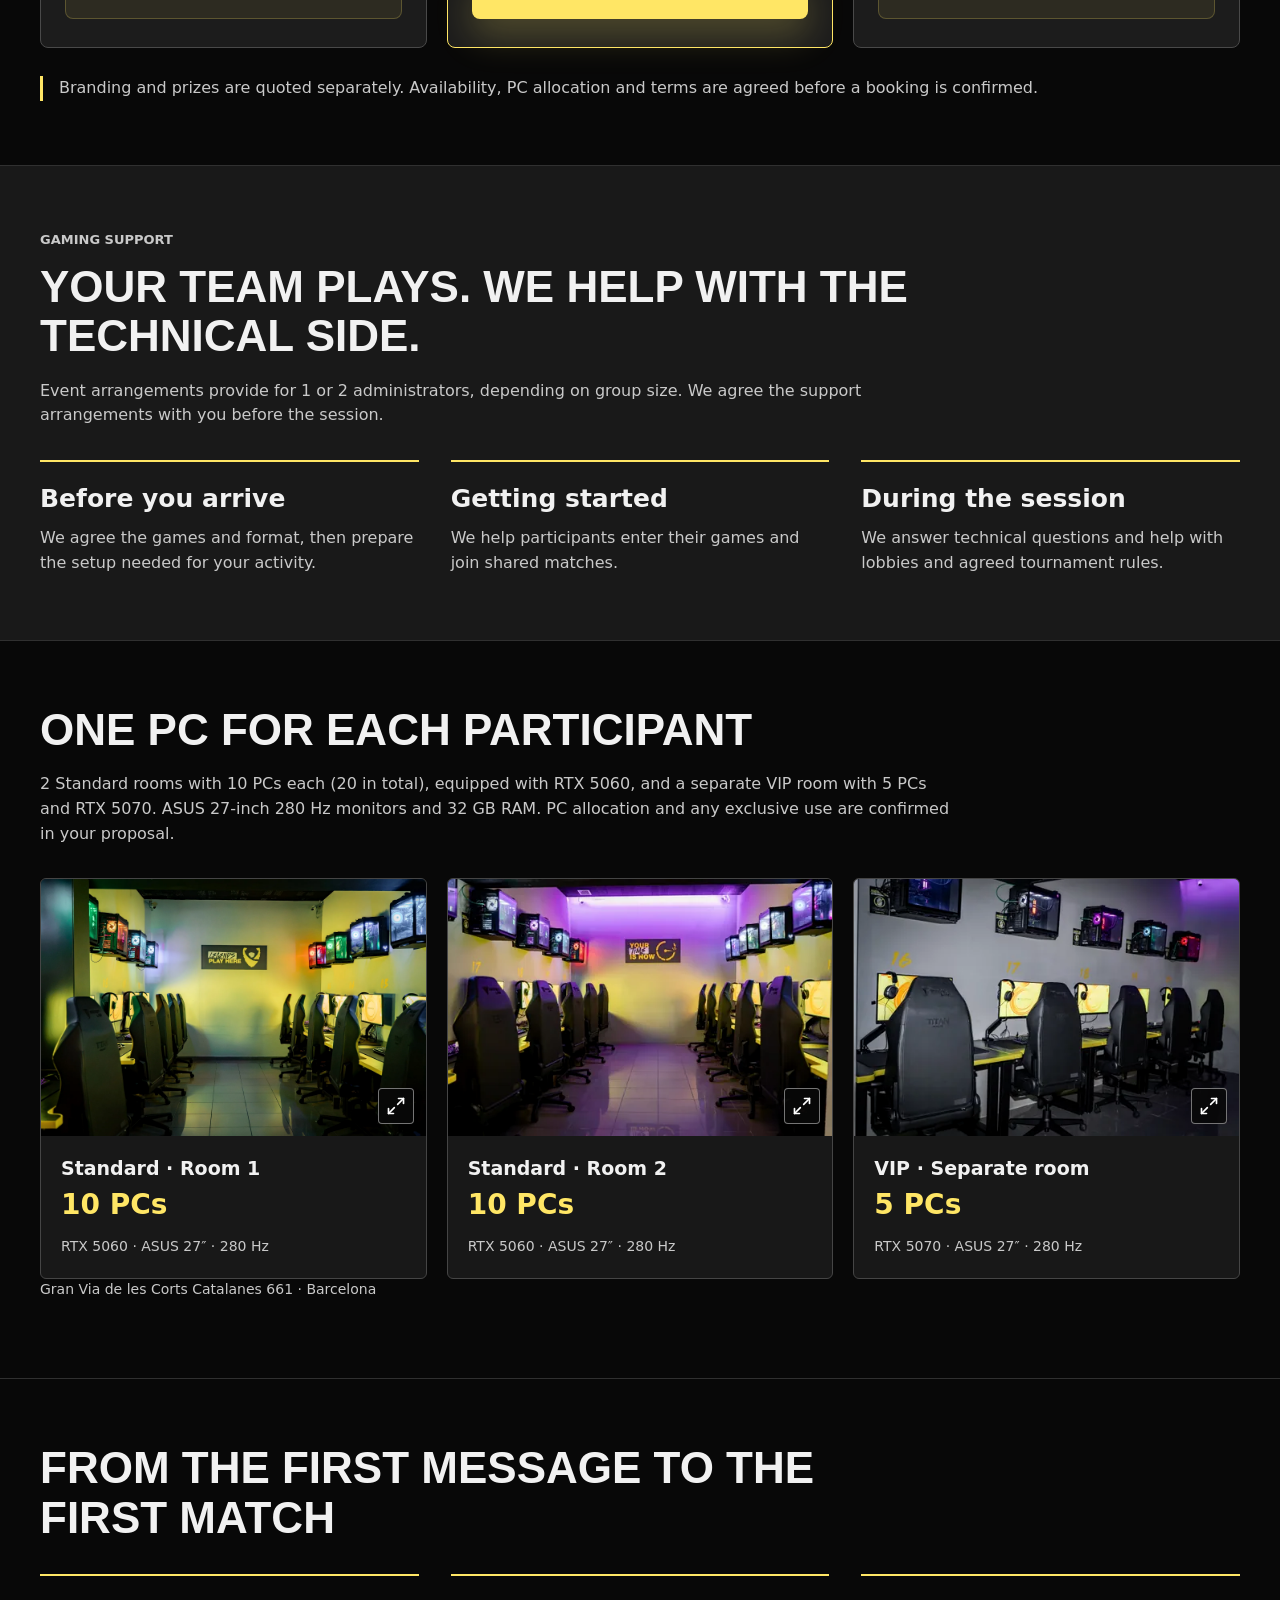
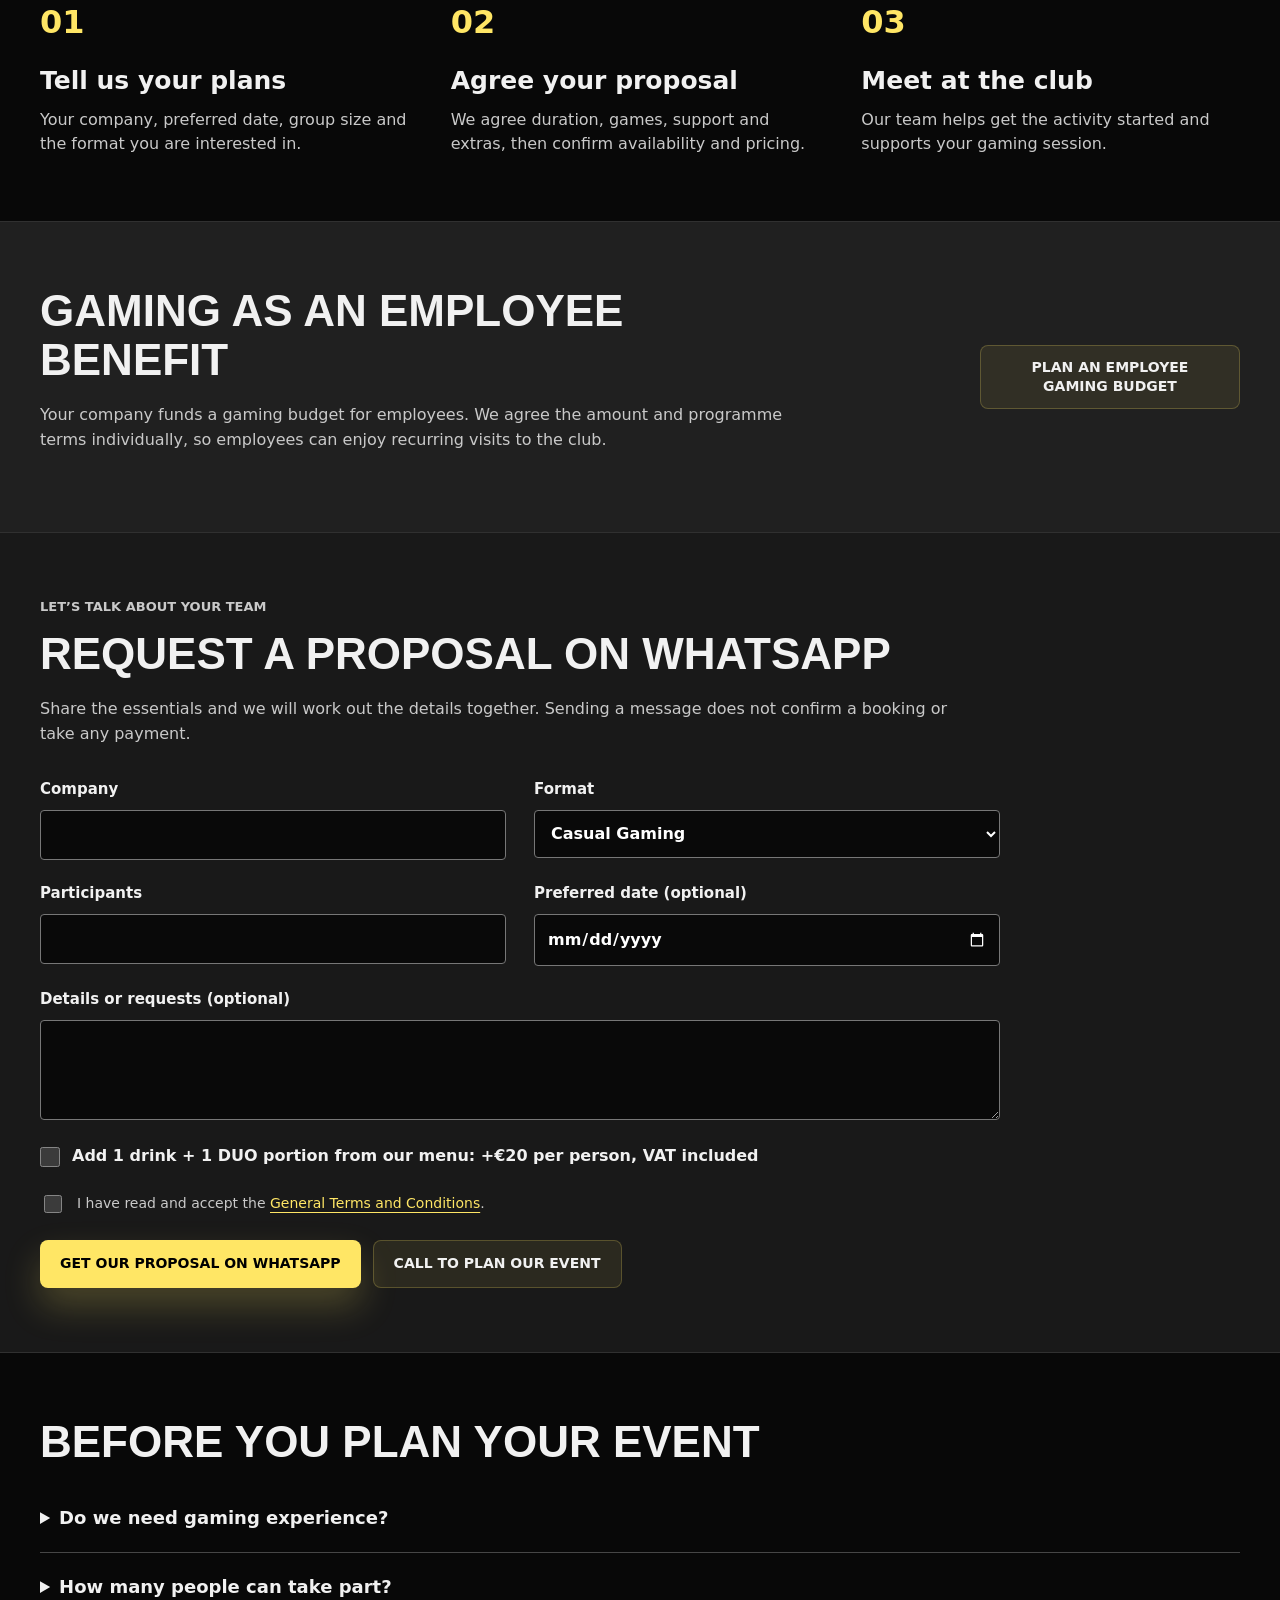
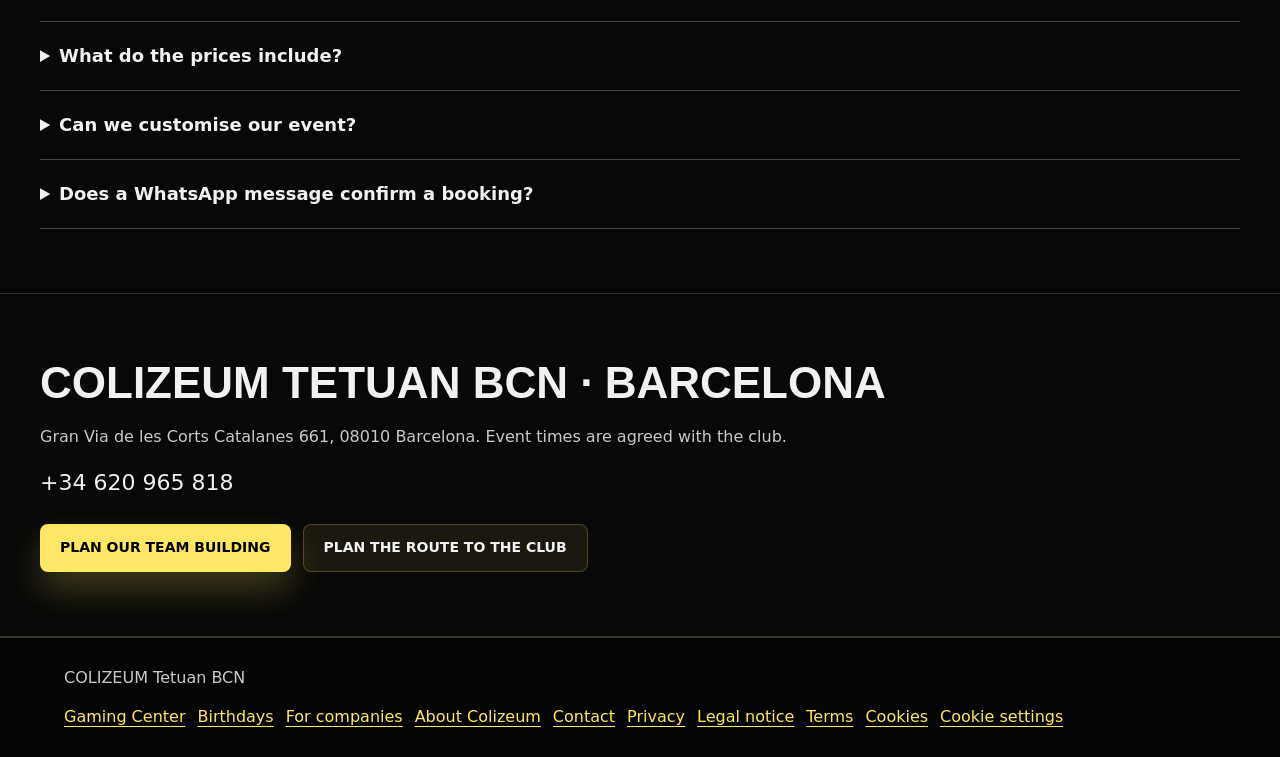
<file: en/team-building-barcelona/index.html>
<!doctype html>
<html lang="en">
<head>
  <meta charset="utf-8">
  <script src="/google-consent.js?v=20261111"></script>
    <script async src="https://www.googletagmanager.com/gtag/js?id=AW-17714465396"></script>
  <meta name="viewport" content="width=device-width, initial-scale=1, viewport-fit=cover">
  <title>Gaming Team Building in Barcelona | Corporate Events | COLIZEUM</title>
  <meta name="description" content="Gaming team building in Barcelona for 5–25 people. Casual €30, Tournament €40 per person. Add a drink and a DUO portion for €20 per person. VAT included.">
  <meta name="robots" content="index, follow, max-image-preview:large">
  <link rel="canonical" href="https://colizeumbarcelona.com/en/team-building-barcelona/">
  <link rel="alternate" hreflang="es" href="https://colizeumbarcelona.com/team-building-barcelona/">
  <link rel="alternate" hreflang="ca" href="https://colizeumbarcelona.com/ca/team-building-barcelona/">
  <link rel="alternate" hreflang="ru" href="https://colizeumbarcelona.com/ru/team-building-barcelona/">
  <link rel="alternate" hreflang="zh-Hans" href="https://colizeumbarcelona.com/zh/team-building-barcelona/">
  <link rel="alternate" hreflang="en" href="https://colizeumbarcelona.com/en/team-building-barcelona/">
  <link rel="alternate" hreflang="x-default" href="https://colizeumbarcelona.com/team-building-barcelona/">
  <meta property="og:type" content="website">
  <meta property="og:site_name" content="COLIZEUM Tetuan BCN">
  <meta property="og:locale" content="en_GB">
  <meta property="og:title" content="Gaming Team Building in Barcelona | Corporate Events | COLIZEUM">
  <meta property="og:description" content="Gaming team building in Barcelona for 5–25 people. Casual €30, Tournament €40 per person. Add a drink and a DUO portion for €20 per person. VAT included.">
  <meta property="og:url" content="https://colizeumbarcelona.com/en/team-building-barcelona/">
  <meta property="og:image" content="https://colizeumbarcelona.com/assets/club/standard-1-1920.webp">
  <meta property="og:image:alt" content="Gaming PC stations at COLIZEUM Tetuan Barcelona">
  <meta name="twitter:card" content="summary_large_image">
  <link rel="icon" href="/assets/colizeum-mark.svg" type="image/svg+xml">
  <link rel="preload" href="/assets/club/standard-1-1920.webp" as="image">
  <link rel="stylesheet" href="/styles.css?v=corporate-20261108">
  <link rel="stylesheet" href="/corporate.css?v=20261108-mobile">
  <link rel="stylesheet" href="/club-media.css?v=photos-20261125">
  <script type="application/ld+json">{"@context":"https://schema.org","@graph":[{"@type":"WebPage","@id":"https://colizeumbarcelona.com/en/team-building-barcelona/#page","url":"https://colizeumbarcelona.com/en/team-building-barcelona/","name":"Gaming team building in Barcelona","description":"Gaming team building in Barcelona for 5–25 people. Casual €30, Tournament €40 per person. Add a drink and a DUO portion for €20 per person. VAT included.","inLanguage":"en","mainEntity":{"@id":"https://colizeumbarcelona.com/en/team-building-barcelona/#service"},"breadcrumb":{"@id":"https://colizeumbarcelona.com/en/team-building-barcelona/#breadcrumb"}},{"@type":"BreadcrumbList","@id":"https://colizeumbarcelona.com/en/team-building-barcelona/#breadcrumb","itemListElement":[{"@type":"ListItem","position":1,"name":"COLIZEUM Barcelona","item":"https://colizeumbarcelona.com/"},{"@type":"ListItem","position":2,"name":"Gaming team building in Barcelona","item":"https://colizeumbarcelona.com/en/team-building-barcelona/"}]},{"@type":"Service","@id":"https://colizeumbarcelona.com/en/team-building-barcelona/#service","name":"Gaming team building in Barcelona","description":"Gaming team building in Barcelona for 5–25 people. Casual €30, Tournament €40 per person. Add a drink and a DUO portion for €20 per person. VAT included.","provider":{"@type":"LocalBusiness","name":"COLIZEUM Tetuan BCN","url":"https://colizeumbarcelona.com/","telephone":"+34620965818","address":{"@type":"PostalAddress","streetAddress":"Gran Via de les Corts Catalanes 661","postalCode":"08010","addressLocality":"Barcelona","addressCountry":"ES"}},"areaServed":{"@type":"City","name":"Barcelona"},"offers":[{"@type":"Offer","name":"Casual Gaming","description":"5 hours of gaming. per person · VAT included. Add 1 drink + 1 DUO portion from our menu: +€20 per person, VAT included","price":30,"priceCurrency":"EUR","url":"https://colizeumbarcelona.com/en/team-building-barcelona/#formatos","priceSpecification":{"@type":"UnitPriceSpecification","price":30,"priceCurrency":"EUR","valueAddedTaxIncluded":true,"unitText":"per person · VAT included"},"eligibleQuantity":{"@type":"QuantitativeValue","minValue":5,"maxValue":25}},{"@type":"Offer","name":"Tournament","description":"Usually 3 hours; duration agreed individually. per person · VAT included. Add 1 drink + 1 DUO portion from our menu: +€20 per person, VAT included","price":40,"priceCurrency":"EUR","url":"https://colizeumbarcelona.com/en/team-building-barcelona/#formatos","priceSpecification":{"@type":"UnitPriceSpecification","price":40,"priceCurrency":"EUR","valueAddedTaxIncluded":true,"unitText":"per person · VAT included"},"eligibleQuantity":{"@type":"QuantitativeValue","minValue":5,"maxValue":25}}]}]}</script>
</head>
<body class="corporate-page" data-page="corporate" data-locale="en">
  <header class="site-header">
    <a class="brand" href="/" aria-label="COLIZEUM Barcelona"><span class="brand-mark" aria-hidden="true"><img src="/assets/colizeum-mark.svg" alt="" width="42" height="42"></span><span><strong>COLIZEUM</strong><small>Barcelona</small></span></a>
    <div class="header-actions"><nav class="site-nav" id="site-nav" aria-label="COLIZEUM"><a href="/">Gaming Center</a><a href="/cumpleanos-gaming-barcelona/">Birthdays</a><a href="/en/team-building-barcelona/" aria-current="page">For companies</a><a href="/sobre-colizeum/">About Colizeum</a><a href="/contacto/">Contact</a></nav><nav class="language-switch" aria-label="Language"><a href="/team-building-barcelona/" data-lang="es" hreflang="es" aria-current="false">ES</a><a href="/ca/team-building-barcelona/" data-lang="ca" hreflang="ca" aria-current="false">CA</a><a href="/ru/team-building-barcelona/" data-lang="ru" hreflang="ru" aria-current="false">RU</a><a href="/zh/team-building-barcelona/" data-lang="zh" hreflang="zh-Hans" aria-current="false">中文</a><a href="/en/team-building-barcelona/" data-lang="en" hreflang="en" aria-current="page">EN</a></nav><button class="nav-toggle" type="button" aria-controls="site-nav" aria-expanded="false" aria-label="Open menu"><span></span><span></span><span></span></button></div>
  </header>
  <main>
    <section class="corporate-hero">
      <img class="club-photo corporate-hero-photo" src="/assets/club/standard-1-960.webp" srcset="/assets/club/standard-1-480.webp 480w, /assets/club/standard-1-960.webp 960w, /assets/club/standard-1-1920.webp 1920w" sizes="100vw" width="960" height="640" alt="Standard · Room 1 · 10 PCs" data-media-photo="standard-1" fetchpriority="high" decoding="async">
      <div class="corporate-hero-copy"><p class="eyebrow">COLIZEUM TETUAN BCN</p><h1>Gaming team building in Barcelona</h1><p class="corporate-intro">Shared games, a team tournament or your own custom event. With gaming administrator support at COLIZEUM Tetuan BCN.</p><div class="corporate-actions"><a class="button primary" href="#propuesta">Plan our team building</a><a class="button ghost" href="#formatos">Choose our event format</a></div></div>
      <ul class="corporate-facts"><li>5–25 participants</li><li>Standard and VIP PCs</li><li>VAT included</li></ul>
    </section>
    <section class="corporate-section" id="formatos">
      <div class="corporate-heading"><p class="eyebrow">CORPORATE GAMING EVENTS</p><h2>Choose how your team plays</h2><p>Casual for a shared gaming session, Tournament for friendly competition or Custom for your own event format.</p></div>
      <div class="corporate-packages"><article class="corporate-package"><h3>Casual Gaming</h3><p class="corporate-package-description">A relaxed multiplayer gaming session without a tournament structure. No previous gaming experience needed.</p><div class="corporate-price"><strong>30 €</strong><small>per person · VAT included</small><span>5 hours of gaming</span></div><p class="corporate-food-addon"><strong>Food and drink +20 €</strong><span>Optional: 1 drink and 1 DUO portion from our menu. Supplement per person, VAT included.</span></p><ul><li>Welcoming to first-time players</li><li>Games agreed with your group</li><li>Help getting everyone into a shared game</li></ul><a class="button ghost" href="#propuesta" data-corporate-pick="casual">Choose Casual Gaming</a></article><article class="corporate-package featured"><h3>Tournament</h3><p class="corporate-package-description">A competition between colleagues, with a format tailored to the group and its experience.</p><div class="corporate-price"><strong>40 €</strong><small>per person · VAT included</small><span>Usually 3 hours; duration agreed individually</span></div><p class="corporate-food-addon"><strong>Food and drink +20 €</strong><span>Optional: 1 drink and 1 DUO portion from our menu. Supplement per person, VAT included.</span></p><ul><li>Individual or team matches</li><li>Lobby setup and rules explained</li><li>Administrators to help during the tournament</li></ul><a class="button primary" href="#propuesta" data-corporate-pick="tournament">Organise our tournament</a></article><article class="corporate-package"><h3>Custom Events</h3><p class="corporate-package-description">Tell us what you have in mind. We will agree the games, format and arrangements around your company’s needs.</p><div class="corporate-price"><strong>Tailored</strong><small>individual quotation</small></div><p class="corporate-food-addon"><strong>Food and drink +20 €</strong><span>Optional: 1 drink and 1 DUO portion from our menu. Supplement per person, VAT included.</span></p><ul><li>Game setup for your agreed format</li><li>Team-versus-team activities</li><li>Branding and special requests quoted separately</li></ul><a class="button ghost" href="#propuesta" data-corporate-pick="custom">Create our custom event</a></article></div>
      <p class="corporate-note">Branding and prizes are quoted separately. Availability, PC allocation and terms are agreed before a booking is confirmed.</p>
    </section>
    <section class="corporate-section corporate-support"><div class="corporate-heading"><p class="eyebrow">GAMING SUPPORT</p><h2>Your team plays. We help with the technical side.</h2><p>Event arrangements provide for 1 or 2 administrators, depending on group size. We agree the support arrangements with you before the session.</p></div><ul class="corporate-points"><li><h3>Before you arrive</h3><p>We agree the games and format, then prepare the setup needed for your activity.</p></li><li><h3>Getting started</h3><p>We help participants enter their games and join shared matches.</p></li><li><h3>During the session</h3><p>We answer technical questions and help with lobbies and agreed tournament rules.</p></li></ul></section>
    <section class="corporate-section"><div class="corporate-heading"><h2>One PC for each participant</h2><p>2 Standard rooms with 10 PCs each (20 in total), equipped with RTX 5060, and a separate VIP room with 5 PCs and RTX 5070. ASUS 27-inch 280 Hz monitors and 32 GB RAM. PC allocation and any exclusive use are confirmed in your proposal.</p></div><div class="club-room-grid"><figure class="club-room" data-room="standard-1"><a class="club-photo-link" href="/assets/club/standard-1-1920.webp" data-photo-open="standard-1" aria-label="Enlarge photo: Standard · Room 1 · 10 PCs"><img class="club-photo " src="/assets/club/standard-1-960.webp" srcset="/assets/club/standard-1-480.webp 480w, /assets/club/standard-1-960.webp 960w, /assets/club/standard-1-1920.webp 1920w" sizes="(max-width: 700px) 100vw, 33vw" width="960" height="640" alt="Standard · Room 1 · 10 PCs" data-media-photo="standard-1" loading="lazy" decoding="async"><span class="club-expand" aria-hidden="true"><img class="club-icon" src="/assets/icons/expand.svg" alt="" width="20" height="20"></span></a><figcaption><div class="club-room-title"><h3 data-media-label="names.0">Standard · Room 1</h3><strong data-media-label="seats.0">10 PCs</strong></div><p data-media-label="specs.0">RTX 5060 · ASUS 27″ · 280 Hz</p></figcaption></figure><figure class="club-room" data-room="standard-2"><a class="club-photo-link" href="/assets/club/standard-2-1920.webp" data-photo-open="standard-2" aria-label="Enlarge photo: Standard · Room 2 · 10 PCs"><img class="club-photo " src="/assets/club/standard-2-960.webp" srcset="/assets/club/standard-2-480.webp 480w, /assets/club/standard-2-960.webp 960w, /assets/club/standard-2-1920.webp 1920w" sizes="(max-width: 700px) 100vw, 33vw" width="960" height="640" alt="Standard · Room 2 · 10 PCs" data-media-photo="standard-2" loading="lazy" decoding="async"><span class="club-expand" aria-hidden="true"><img class="club-icon" src="/assets/icons/expand.svg" alt="" width="20" height="20"></span></a><figcaption><div class="club-room-title"><h3 data-media-label="names.1">Standard · Room 2</h3><strong data-media-label="seats.1">10 PCs</strong></div><p data-media-label="specs.1">RTX 5060 · ASUS 27″ · 280 Hz</p></figcaption></figure><figure class="club-room" data-room="vip"><a class="club-photo-link" href="/assets/club/vip-1920.webp" data-photo-open="vip" aria-label="Enlarge photo: VIP · Separate room · 5 PCs"><img class="club-photo " src="/assets/club/vip-960.webp" srcset="/assets/club/vip-480.webp 480w, /assets/club/vip-960.webp 960w, /assets/club/vip-1920.webp 1920w" sizes="(max-width: 700px) 100vw, 33vw" width="960" height="640" alt="VIP · Separate room · 5 PCs" data-media-photo="vip" loading="lazy" decoding="async"><span class="club-expand" aria-hidden="true"><img class="club-icon" src="/assets/icons/expand.svg" alt="" width="20" height="20"></span></a><figcaption><div class="club-room-title"><h3 data-media-label="names.2">VIP · Separate room</h3><strong data-media-label="seats.2">5 PCs</strong></div><p data-media-label="specs.2">RTX 5070 · ASUS 27″ · 280 Hz</p></figcaption></figure></div><p class="corporate-address">Gran Via de les Corts Catalanes 661 · Barcelona</p></section>
    <section class="corporate-section"><div class="corporate-heading"><h2>From the first message to the first match</h2></div><ol class="corporate-points"><li><h3>Tell us your plans</h3><p>Your company, preferred date, group size and the format you are interested in.</p></li><li><h3>Agree your proposal</h3><p>We agree duration, games, support and extras, then confirm availability and pricing.</p></li><li><h3>Meet at the club</h3><p>Our team helps get the activity started and supports your gaming session.</p></li></ol></section>
    <section class="corporate-section corporate-benefit"><div><h2>Gaming as an employee benefit</h2><p>Your company funds a gaming budget for employees. We agree the amount and programme terms individually, so employees can enjoy recurring visits to the club.</p></div><a class="button ghost" href="#propuesta" data-corporate-pick="benefit">Plan an employee gaming budget</a></section>
    <section class="corporate-section corporate-request" id="propuesta">
      <div class="corporate-heading"><p class="eyebrow">LET’S TALK ABOUT YOUR TEAM</p><h2>Request a proposal on WhatsApp</h2><p>Share the essentials and we will work out the details together. Sending a message does not confirm a booking or take any payment.</p></div>
      <form data-corporate-form>
        <div class="corporate-fields">
          <label>Company<input type="text" name="company" autocomplete="organization" maxlength="120" required></label>
          <label>Format<select name="format"><option value="casual">Casual Gaming</option><option value="tournament">Tournament</option><option value="custom">Custom Events</option><option value="benefit">Employee benefit programme</option></select></label>
          <label>Participants<input type="number" name="people" min="5" max="25" step="1" inputmode="numeric" required></label>
          <label>Preferred date (optional)<input type="date" name="date"></label>
          <label class="corporate-wide">Details or requests (optional)<textarea name="note" rows="3" maxlength="1000"></textarea></label>
        </div>
        <label class="corporate-food-choice"><input type="checkbox" name="food"><span>Add 1 drink + 1 DUO portion from our menu: +€20 per person, VAT included</span></label>
        <label class="terms-consent"><input type="checkbox" id="terms-consent"><span>I have read and accept the <a href="/#terms">General Terms and Conditions</a>.</span></label>
        <div class="corporate-actions"><a class="button primary terms-required" href="https://wa.me/34620965818?text=Hello%2C%20I%20would%20like%20a%20B2B%20proposal%20for%20my%20company%20at%20COLIZEUM%20Tetuan%20BCN." data-corporate-send>Get our proposal on WhatsApp</a><a class="button ghost" href="tel:+34620965818">Call to plan our event</a></div>
      </form>
    </section>
    <section class="corporate-section corporate-faq"><h2>Before you plan your event</h2><details><summary>Do we need gaming experience?</summary><p>Not for Casual Gaming. We agree the games and format around participants’ experience, and our administrators help everyone get started.</p></details><details><summary>How many people can take part?</summary><p>From 5 to 25 participants. The club has 20 Standard PCs and 5 VIP PCs. PC allocation is confirmed subject to availability.</p></details><details><summary>What do the prices include?</summary><p>Casual Gaming is €30 per person for 5 hours. Tournament is €40 per person, usually 3 hours, with duration agreed individually. Food is not included in the base price: add 1 drink and 1 DUO portion from our menu for an extra €20 per person in any event format, including Custom. All prices include VAT. Branding and prizes are quoted separately.</p></details><details><summary>Can we customise our event?</summary><p>Yes. Ask about Custom Events to agree games, activities, branding and special requests. Extras and feasibility are confirmed with the club.</p></details><details><summary>Does a WhatsApp message confirm a booking?</summary><p>No. The club needs to confirm availability, pricing and booking terms.</p></details></section>
    <section class="corporate-section corporate-location"><h2>COLIZEUM Tetuan BCN · Barcelona</h2><p>Gran Via de les Corts Catalanes 661, 08010 Barcelona. Event times are agreed with the club.</p><address><a href="tel:+34620965818">+34 620 965 818</a></address><div class="corporate-actions"><a class="button primary" href="#propuesta">Plan our team building</a><a class="button ghost" href="/contacto/">Plan the route to the club</a></div></section>
  </main>
  <footer class="site-footer"><span>COLIZEUM Tetuan BCN</span><nav class="footer-legal" aria-label="COLIZEUM"><a href="/">Gaming Center</a><a href="/cumpleanos-gaming-barcelona/">Birthdays</a><a href="/en/team-building-barcelona/" aria-current="page">For companies</a><a href="/sobre-colizeum/">About Colizeum</a><a href="/contacto/">Contact</a><a href="/#privacy">Privacy</a><a href="/#legal-notice">Legal notice</a><a href="/#terms">Terms</a><a href="/#cookies">Cookies</a><button type="button" data-cookie-open>Cookie settings</button></nav></footer>
  <div class="corporate-mobile-bar" hidden><span>Corporate gaming events</span><a class="button primary" href="#propuesta">Plan our team building</a></div>
  <div class="cookie-banner" data-cookie-banner role="dialog" aria-modal="true" aria-labelledby="cookie-title" hidden><div class="cookie-copy"><strong id="cookie-title">Cookie settings</strong><p>We use technical storage and Google Ads to measure WhatsApp and phone clicks. Advertising and analytics cookies require your consent. Google may receive cookieless signals before acceptance or after rejection. Google Maps only loads if you allow third-party services.</p><a href="/?lang=es#cookies">Cookies</a></div><div class="cookie-actions"><button type="button" class="button ghost" data-cookie-reject>Reject</button><button type="button" class="button ghost" data-cookie-config>Configure</button><button type="button" class="button primary" data-cookie-accept>Accept</button></div><form class="cookie-panel" data-cookie-panel hidden><label><input type="checkbox" checked disabled><span>Necessary technical storage</span></label><label><input type="checkbox" name="preferences"><span>Preferences</span></label><label><input type="checkbox" name="analytics"><span>Analytics</span></label><label><input type="checkbox" name="marketing"><span>Advertising: Google Ads</span></label><label><input type="checkbox" name="thirdParty"><span>Third parties: Google Maps</span></label><button type="button" class="button ghost" data-cookie-save>Save selection</button></form></div>
  <script type="application/json" id="corporate-config">{"message":"Hello, I would like a B2B proposal for my company at COLIZEUM Tetuan BCN.","labels":["Company","Format","Participants","Preferred date","Details"],"formats":[{"id":"casual","name":"Casual Gaming","price":30,"duration":"5 hours of gaming"},{"id":"tournament","name":"Tournament","price":40,"duration":"Usually 3 hours; duration agreed individually"},{"id":"custom","name":"Custom Events"},{"id":"benefit","name":"Employee benefit programme"}],"food":{"label":"Food and drink","selected":"Add 1 drink + 1 DUO portion from our menu: +€20 per person, VAT included","none":"No food and drink add-on","price":20}}</script>
  <script src="/corporate.js?v=20261108-food"></script>
  <script src="/script.js?v=hours-rooms-20261125"></script>
  <script src="/google-ads.js?v=packages-photos-20261125"></script>
  <script type="module" src="/club-media.js?v=photos-20261125"></script>
</body>
</html>
</file>
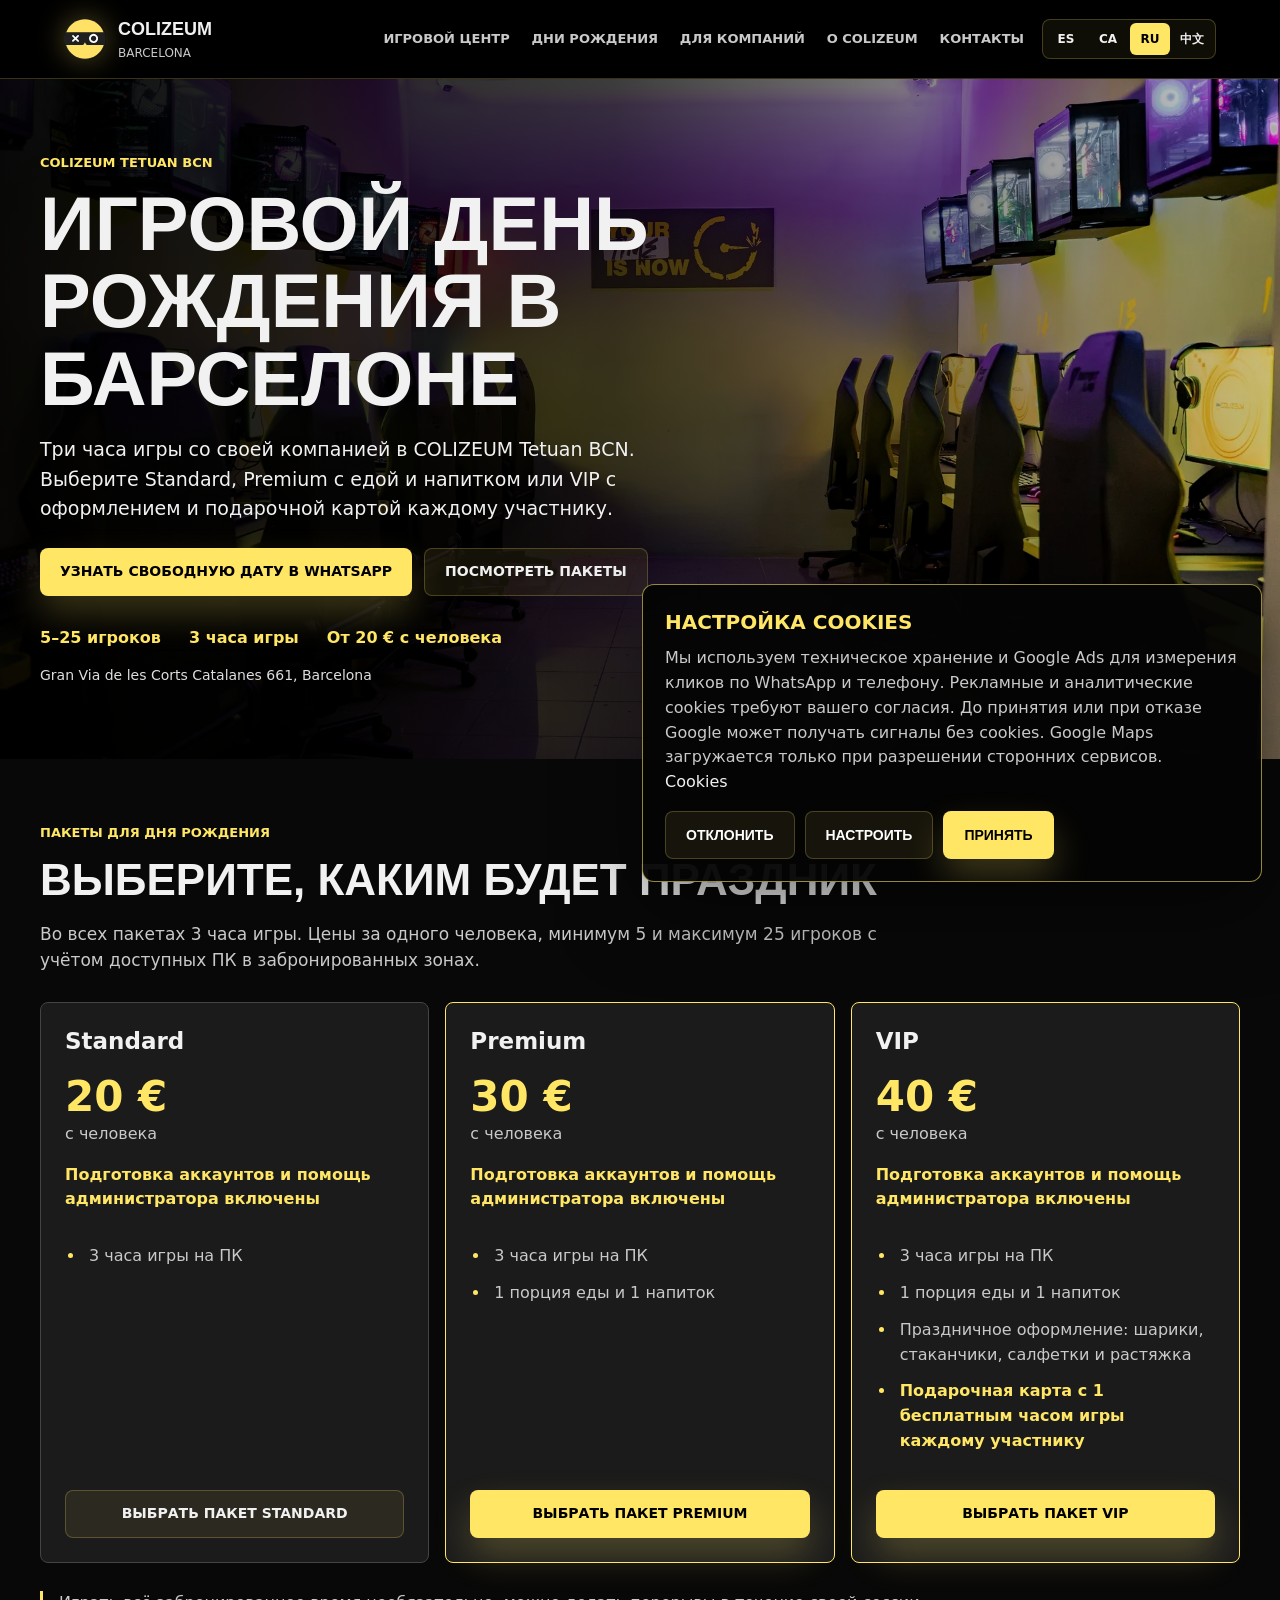
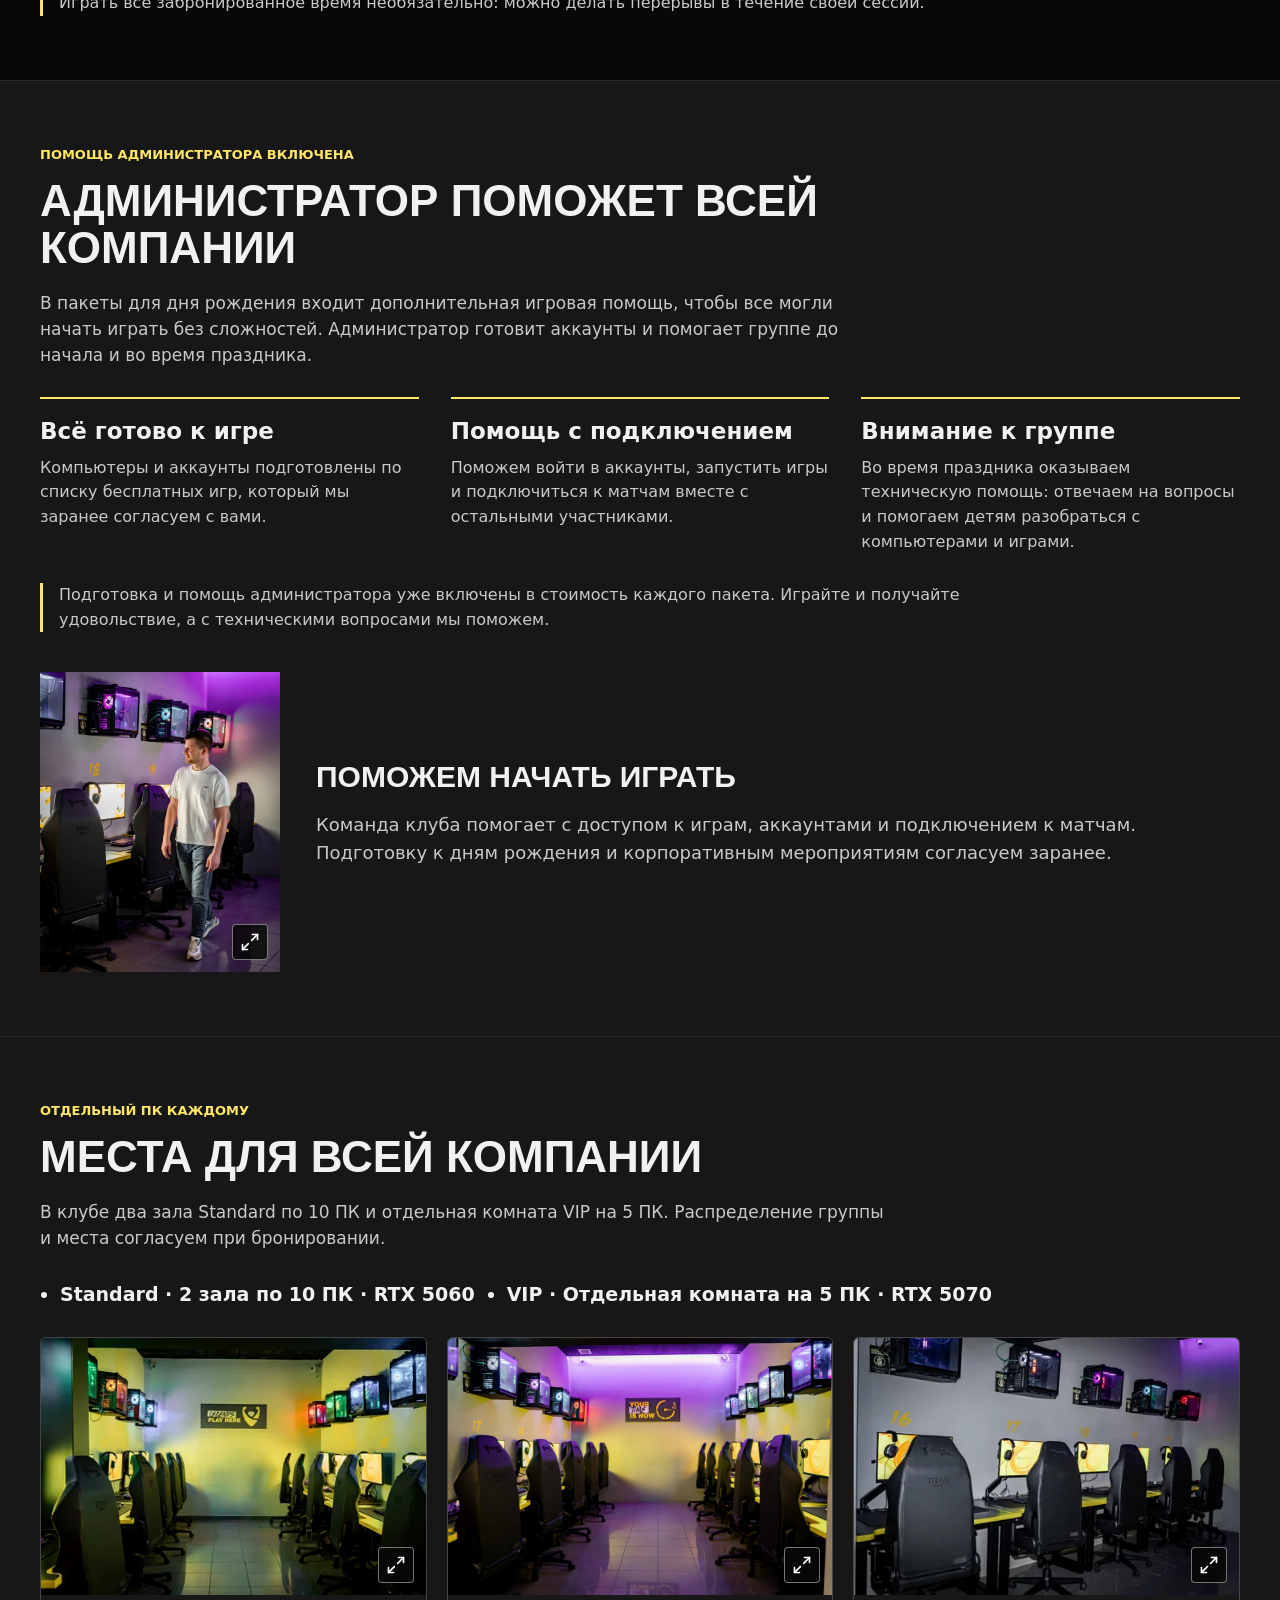
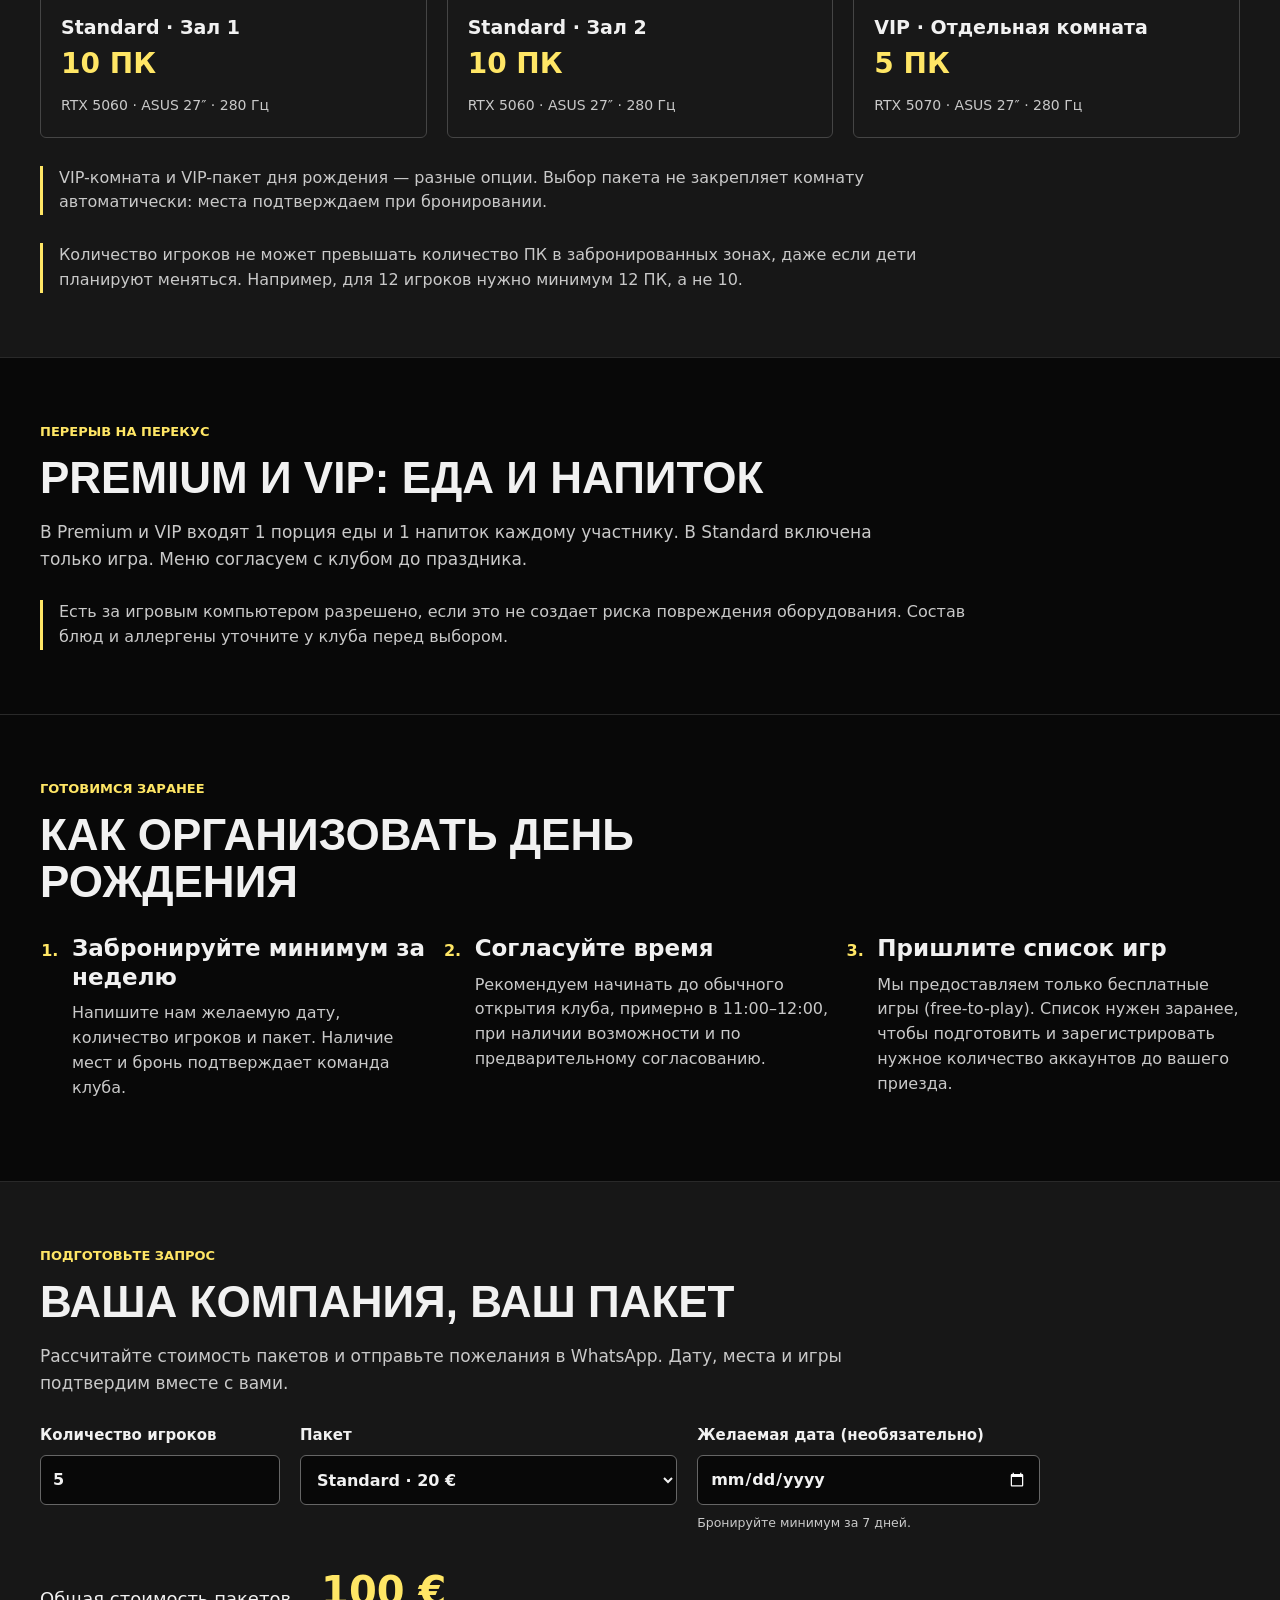
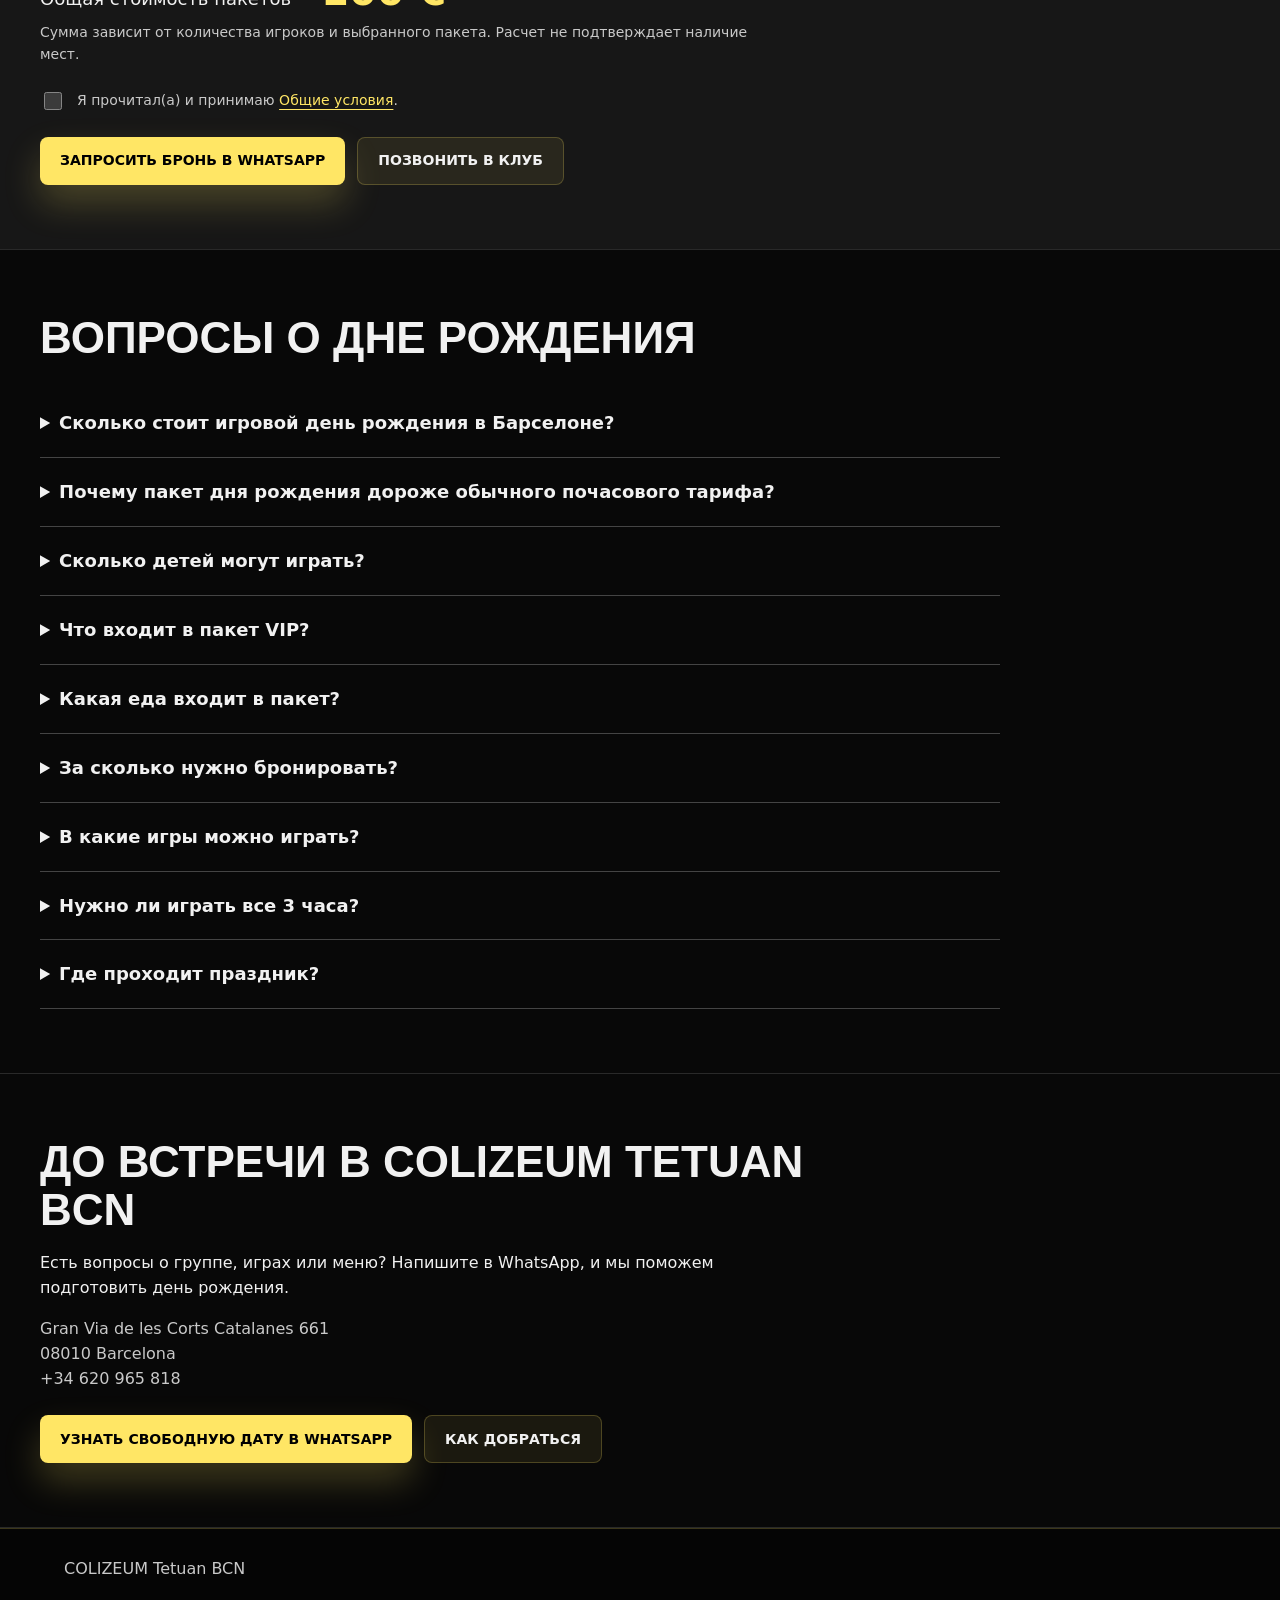
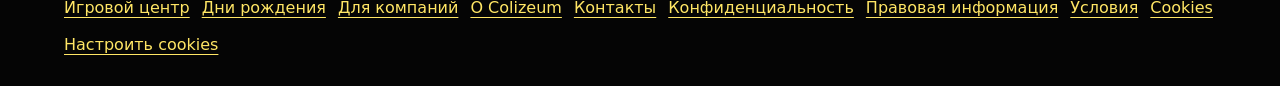
<file: ru/cumpleanos-gaming-barcelona/index.html>
<!doctype html>
<html lang="ru">
  <head>
    <meta charset="utf-8">
    <script src="/google-consent.js?v=20261111"></script>
    <script async src="https://www.googletagmanager.com/gtag/js?id=AW-17714465396"></script>
    <meta name="viewport" content="width=device-width, initial-scale=1, viewport-fit=cover">
    <title>Игровой день рождения в Барселоне от 20 € | COLIZEUM Tetuan</title>
    <meta name="description" content="День рождения в COLIZEUM Tetuan BCN для 5–25 игроков: Standard 20 €, Premium 30 €, VIP 40 € с человека. Все пакеты на 3 часа, еда и оформление по пакету. Бронь в WhatsApp.">
    <meta name="robots" content="index, follow, max-image-preview:large">
    <link rel="canonical" href="https://colizeumbarcelona.com/ru/cumpleanos-gaming-barcelona/">
    <link rel="alternate" hreflang="es" href="https://colizeumbarcelona.com/cumpleanos-gaming-barcelona/">
    <link rel="alternate" hreflang="ca" href="https://colizeumbarcelona.com/ca/cumpleanos-gaming-barcelona/">
    <link rel="alternate" hreflang="ru" href="https://colizeumbarcelona.com/ru/cumpleanos-gaming-barcelona/">
    <link rel="alternate" hreflang="zh-Hans" href="https://colizeumbarcelona.com/zh/cumpleanos-gaming-barcelona/">
    <link rel="alternate" hreflang="x-default" href="https://colizeumbarcelona.com/cumpleanos-gaming-barcelona/">
    <meta property="og:type" content="website">
    <meta property="og:site_name" content="COLIZEUM Tetuan BCN">
    <meta property="og:locale" content="ru_RU">
    <meta property="og:title" content="Игровой день рождения в Барселоне от 20 € | COLIZEUM Tetuan">
    <meta property="og:description" content="День рождения в COLIZEUM Tetuan BCN для 5–25 игроков: Standard 20 €, Premium 30 €, VIP 40 € с человека. Все пакеты на 3 часа, еда и оформление по пакету. Бронь в WhatsApp.">
    <meta property="og:url" content="https://colizeumbarcelona.com/ru/cumpleanos-gaming-barcelona/">
    <meta property="og:image" content="https://colizeumbarcelona.com/assets/club/standard-2-1920.webp">
    <meta property="og:image:alt" content="Зал COLIZEUM Tetuan Barcelona с игровыми компьютерами и креслами для игроков">
    <meta name="twitter:card" content="summary_large_image">
    <link rel="icon" href="/assets/colizeum-mark.svg" type="image/svg+xml">
    <link rel="preload" href="/assets/club/standard-2-1920.webp" as="image">
    <link rel="stylesheet" href="/styles.css?v=corporate-20261108">
    <link rel="stylesheet" href="/birthday.css?v=mobile-20261108">
    <link rel="stylesheet" href="/club-media.css?v=photos-20261125">
    <script type="application/ld+json">{"@context":"https://schema.org","@graph":[{"@type":"WebPage","@id":"https://colizeumbarcelona.com/ru/cumpleanos-gaming-barcelona/#page","url":"https://colizeumbarcelona.com/ru/cumpleanos-gaming-barcelona/","name":"Игровой день рождения в Барселоне","description":"День рождения в COLIZEUM Tetuan BCN для 5–25 игроков: Standard 20 €, Premium 30 €, VIP 40 € с человека. Все пакеты на 3 часа, еда и оформление по пакету. Бронь в WhatsApp.","inLanguage":"ru","mainEntity":{"@id":"https://colizeumbarcelona.com/ru/cumpleanos-gaming-barcelona/#service"},"breadcrumb":{"@id":"https://colizeumbarcelona.com/ru/cumpleanos-gaming-barcelona/#breadcrumb"}},{"@type":"BreadcrumbList","@id":"https://colizeumbarcelona.com/ru/cumpleanos-gaming-barcelona/#breadcrumb","itemListElement":[{"@type":"ListItem","position":1,"name":"COLIZEUM Barcelona","item":"https://colizeumbarcelona.com/"},{"@type":"ListItem","position":2,"name":"Игровой день рождения в Барселоне","item":"https://colizeumbarcelona.com/ru/cumpleanos-gaming-barcelona/"}]},{"@type":"LocalBusiness","@id":"https://colizeumbarcelona.com/#business","name":"COLIZEUM Tetuan BCN","url":"https://colizeumbarcelona.com/","telephone":"+34620965818","image":"https://colizeumbarcelona.com/assets/club/standard-2-1920.webp","address":{"@type":"PostalAddress","streetAddress":"Gran Via de les Corts Catalanes, 661","postalCode":"08010","addressLocality":"Barcelona","addressCountry":"ES"}},{"@type":"Service","@id":"https://colizeumbarcelona.com/ru/cumpleanos-gaming-barcelona/#service","name":"Игровой день рождения в Барселоне","serviceType":"Игровой день рождения в Барселоне","description":"Во всех пакетах 3 часа игры. Цены за одного человека, минимум 5 и максимум 25 игроков с учётом доступных ПК в забронированных зонах. В пакеты для дня рождения входит дополнительная игровая помощь, чтобы все могли начать играть без сложностей. Администратор готовит аккаунты и помогает группе до начала и во время праздника.","provider":{"@id":"https://colizeumbarcelona.com/#business"},"areaServed":{"@type":"City","name":"Barcelona"},"offers":[{"@type":"Offer","name":"Standard","description":"3 часа игры на ПК. Подготовка аккаунтов и помощь администратора включены","price":20,"priceCurrency":"EUR","url":"https://colizeumbarcelona.com/ru/cumpleanos-gaming-barcelona/#reserva","priceSpecification":{"@type":"UnitPriceSpecification","price":20,"priceCurrency":"EUR","referenceQuantity":{"@type":"QuantitativeValue","value":1,"unitText":"с человека"}},"eligibleQuantity":{"@type":"QuantitativeValue","minValue":5,"maxValue":25}},{"@type":"Offer","name":"Premium","description":"3 часа игры на ПК. 1 порция еды и 1 напиток. Подготовка аккаунтов и помощь администратора включены","price":30,"priceCurrency":"EUR","url":"https://colizeumbarcelona.com/ru/cumpleanos-gaming-barcelona/#reserva","priceSpecification":{"@type":"UnitPriceSpecification","price":30,"priceCurrency":"EUR","referenceQuantity":{"@type":"QuantitativeValue","value":1,"unitText":"с человека"}},"eligibleQuantity":{"@type":"QuantitativeValue","minValue":5,"maxValue":25}},{"@type":"Offer","name":"VIP","description":"3 часа игры на ПК. 1 порция еды и 1 напиток. Праздничное оформление: шарики, стаканчики, салфетки и растяжка. Подарочная карта с 1 бесплатным часом игры каждому участнику. Подготовка аккаунтов и помощь администратора включены","price":40,"priceCurrency":"EUR","url":"https://colizeumbarcelona.com/ru/cumpleanos-gaming-barcelona/#reserva","priceSpecification":{"@type":"UnitPriceSpecification","price":40,"priceCurrency":"EUR","referenceQuantity":{"@type":"QuantitativeValue","value":1,"unitText":"с человека"}},"eligibleQuantity":{"@type":"QuantitativeValue","minValue":5,"maxValue":25}}]}]}</script>
  </head>
  <body class="birthday-page" data-page="birthday" data-locale="ru">
    <header class="site-header">
      <a class="brand" href="/" aria-label="COLIZEUM Barcelona">
        <span class="brand-mark" aria-hidden="true"><img src="/assets/colizeum-mark.svg" alt="" width="42" height="42"></span>
        <span><strong>COLIZEUM</strong><small>Barcelona</small></span>
      </a>
      <div class="header-actions">
        <nav class="site-nav" id="site-nav" aria-label="Игровой центр"><a href="/">Игровой центр</a><a href="/ru/cumpleanos-gaming-barcelona/" aria-current="page">Дни рождения</a><a href="/ru/team-building-barcelona/">Для компаний</a><a href="/sobre-colizeum/">О Colizeum</a><a href="/contacto/">Контакты</a></nav>
        <nav class="language-switch" aria-label="Язык"><a href="/cumpleanos-gaming-barcelona/" data-lang="es" hreflang="es" aria-current="false">ES</a><a href="/ca/cumpleanos-gaming-barcelona/" data-lang="ca" hreflang="ca" aria-current="false">CA</a><a href="/ru/cumpleanos-gaming-barcelona/" data-lang="ru" hreflang="ru" aria-current="page">RU</a><a href="/zh/cumpleanos-gaming-barcelona/" data-lang="zh" hreflang="zh-Hans" aria-current="false">中文</a></nav>
        <button class="nav-toggle" type="button" aria-expanded="false" aria-controls="site-nav" aria-label="Открыть меню"><span></span><span></span><span></span></button>
      </div>
    </header>
    <main>
      <section class="birthday-hero">
        <img class="club-photo birthday-hero-photo" src="/assets/club/standard-2-960.webp" srcset="/assets/club/standard-2-480.webp 480w, /assets/club/standard-2-960.webp 960w, /assets/club/standard-2-1920.webp 1920w" sizes="100vw" width="960" height="640" alt="Standard · Зал 2 · 10 ПК" data-media-photo="standard-2" fetchpriority="high" decoding="async">
        <div class="birthday-hero-copy">
          <p class="eyebrow">COLIZEUM TETUAN BCN</p>
          <h1>Игровой день рождения в Барселоне</h1>
          <p class="birthday-intro">Три часа игры со своей компанией в COLIZEUM Tetuan BCN. Выберите Standard, Premium с едой и напитком или VIP с оформлением и подарочной картой каждому участнику.</p>
          <div class="birthday-actions"><a class="button primary terms-required" href="https://wa.me/34620965818?text=%D0%97%D0%B4%D1%80%D0%B0%D0%B2%D1%81%D1%82%D0%B2%D1%83%D0%B9%D1%82%D0%B5!%20%D0%A5%D0%BE%D1%87%D1%83%20%D1%83%D0%B7%D0%BD%D0%B0%D1%82%D1%8C%20%D0%BE%20%D0%B1%D1%80%D0%BE%D0%BD%D0%B8%D1%80%D0%BE%D0%B2%D0%B0%D0%BD%D0%B8%D0%B8%20%D0%B4%D0%B5%D1%82%D1%81%D0%BA%D0%BE%D0%B3%D0%BE%20%D0%B4%D0%BD%D1%8F%20%D1%80%D0%BE%D0%B6%D0%B4%D0%B5%D0%BD%D0%B8%D1%8F%20%D0%B2%20COLIZEUM%20Tetuan%20BCN.%0A%0A%D0%9F%D0%BE%D0%B4%D1%82%D0%B2%D0%B5%D1%80%D0%B4%D0%B8%D1%82%D0%B5%2C%20%D0%BF%D0%BE%D0%B6%D0%B0%D0%BB%D1%83%D0%B9%D1%81%D1%82%D0%B0%2C%20%D0%BD%D0%B0%D0%BB%D0%B8%D1%87%D0%B8%D0%B5%20%D0%BC%D0%B5%D1%81%D1%82%20%D0%B8%20%D0%BF%D0%BE%D0%BC%D0%BE%D0%B3%D0%B8%D1%82%D0%B5%20%D1%81%D0%BE%D0%B3%D0%BB%D0%B0%D1%81%D0%BE%D0%B2%D0%B0%D1%82%D1%8C%20%D0%B2%D1%80%D0%B5%D0%BC%D1%8F%20%D0%B8%20%D0%BF%D0%BE%D0%B4%D0%B3%D0%BE%D1%82%D0%BE%D0%B2%D0%BA%D1%83%20%D0%B8%D0%B3%D1%80." data-ads-placement="hero" >Узнать свободную дату в WhatsApp</a><a class="button ghost" href="#paquetes" data-ads-packages>Посмотреть пакеты</a></div>
          <ul class="birthday-facts"><li>5–25 игроков</li><li>3 часа игры</li><li>От 20 € с человека</li></ul>
          <p class="birthday-address">Gran Via de les Corts Catalanes 661, Barcelona</p>
        </div>
      </section>
      <section class="birthday-section" id="paquetes">
        <div class="birthday-section-heading"><p class="eyebrow">ПАКЕТЫ ДЛЯ ДНЯ РОЖДЕНИЯ</p><h2>Выберите, каким будет праздник</h2><p>Во всех пакетах 3 часа игры. Цены за одного человека, минимум 5 и максимум 25 игроков с учётом доступных ПК в забронированных зонах.</p></div>
        <div class="birthday-packages"><article class="birthday-package" data-package-id="standard"><h3>Standard</h3><p class="birthday-price"><strong>20 €</strong><span>с человека</span></p><p class="birthday-package-included">Подготовка аккаунтов и помощь администратора включены</p><ul class="birthday-package-features"><li>3 часа игры на ПК</li></ul><a class="button ghost" href="#reserva" data-package-pick="standard">Выбрать пакет Standard</a></article><article class="birthday-package with-food" data-package-id="premium"><h3>Premium</h3><p class="birthday-price"><strong>30 €</strong><span>с человека</span></p><p class="birthday-package-included">Подготовка аккаунтов и помощь администратора включены</p><ul class="birthday-package-features"><li>3 часа игры на ПК</li><li>1 порция еды и 1 напиток</li></ul><a class="button primary" href="#reserva" data-package-pick="premium">Выбрать пакет Premium</a></article><article class="birthday-package with-food" data-package-id="vip"><h3>VIP</h3><p class="birthday-price"><strong>40 €</strong><span>с человека</span></p><p class="birthday-package-included">Подготовка аккаунтов и помощь администратора включены</p><ul class="birthday-package-features"><li>3 часа игры на ПК</li><li>1 порция еды и 1 напиток</li><li>Праздничное оформление: шарики, стаканчики, салфетки и растяжка</li><li>Подарочная карта с 1 бесплатным часом игры каждому участнику</li></ul><a class="button primary" href="#reserva" data-package-pick="vip">Выбрать пакет VIP</a></article></div>
        <p class="birthday-note">Играть всё забронированное время необязательно: можно делать перерывы в течение своей сессии.</p>
      </section>
      <section class="birthday-section birthday-assistance" id="asistencia">
        <div class="birthday-section-heading"><p class="eyebrow">ПОМОЩЬ АДМИНИСТРАТОРА ВКЛЮЧЕНА</p><h2>Администратор поможет всей компании</h2><p>В пакеты для дня рождения входит дополнительная игровая помощь, чтобы все могли начать играть без сложностей. Администратор готовит аккаунты и помогает группе до начала и во время праздника.</p></div>
        <ul class="birthday-assistance-points"><li><h3>Всё готово к игре</h3><p>Компьютеры и аккаунты подготовлены по списку бесплатных игр, который мы заранее согласуем с вами.</p></li><li><h3>Помощь с подключением</h3><p>Поможем войти в аккаунты, запустить игры и подключиться к матчам вместе с остальными участниками.</p></li><li><h3>Внимание к группе</h3><p>Во время праздника оказываем техническую помощь: отвечаем на вопросы и помогаем детям разобраться с компьютерами и играми.</p></li></ul>
        <p class="birthday-note">Подготовка и помощь администратора уже включены в стоимость каждого пакета. Играйте и получайте удовольствие, а с техническими вопросами мы поможем.</p>
        <div class="club-editorial club-editorial-single"><article class="club-editorial-item"><a class="club-photo-link" href="/assets/club/team-1920.webp" data-photo-open="team" aria-label="Увеличить фото: Участник команды COLIZEUM Tetuan"><img class="club-photo " src="/assets/club/team-960.webp" srcset="/assets/club/team-480.webp 319w, /assets/club/team-960.webp 640w, /assets/club/team-1920.webp 1280w" sizes="(max-width: 700px) 100vw, 320px" width="640" height="960" alt="Участник команды COLIZEUM Tetuan" data-media-photo="team" loading="lazy" decoding="async"><span class="club-expand" aria-hidden="true"><img class="club-icon" src="/assets/icons/expand.svg" alt="" width="20" height="20"></span></a><div><h2 data-media-label="teamTitle">Поможем начать играть</h2><p data-media-label="teamText">Команда клуба помогает с доступом к играм, аккаунтами и подключением к матчам. Подготовку к дням рождения и корпоративным мероприятиям согласуем заранее.</p></div></article></div>
      </section>
      <section class="birthday-section birthday-rooms">
        <div class="birthday-section-heading"><p class="eyebrow">ОТДЕЛЬНЫЙ ПК КАЖДОМУ</p><h2>Места для всей компании</h2><p>В клубе два зала Standard по 10 ПК и отдельная комната VIP на 5 ПК. Распределение группы и места согласуем при бронировании.</p></div>
        <ul class="birthday-room-list"><li>Standard · 2 зала по 10 ПК · RTX 5060</li><li>VIP · Отдельная комната на 5 ПК · RTX 5070</li></ul>
        <div class="club-room-grid"><figure class="club-room" data-room="standard-1"><a class="club-photo-link" href="/assets/club/standard-1-1920.webp" data-photo-open="standard-1" aria-label="Увеличить фото: Standard · Зал 1 · 10 ПК"><img class="club-photo " src="/assets/club/standard-1-960.webp" srcset="/assets/club/standard-1-480.webp 480w, /assets/club/standard-1-960.webp 960w, /assets/club/standard-1-1920.webp 1920w" sizes="(max-width: 700px) 100vw, 33vw" width="960" height="640" alt="Standard · Зал 1 · 10 ПК" data-media-photo="standard-1" loading="lazy" decoding="async"><span class="club-expand" aria-hidden="true"><img class="club-icon" src="/assets/icons/expand.svg" alt="" width="20" height="20"></span></a><figcaption><div class="club-room-title"><h3 data-media-label="names.0">Standard · Зал 1</h3><strong data-media-label="seats.0">10 ПК</strong></div><p data-media-label="specs.0">RTX 5060 · ASUS 27″ · 280 Гц</p></figcaption></figure><figure class="club-room" data-room="standard-2"><a class="club-photo-link" href="/assets/club/standard-2-1920.webp" data-photo-open="standard-2" aria-label="Увеличить фото: Standard · Зал 2 · 10 ПК"><img class="club-photo " src="/assets/club/standard-2-960.webp" srcset="/assets/club/standard-2-480.webp 480w, /assets/club/standard-2-960.webp 960w, /assets/club/standard-2-1920.webp 1920w" sizes="(max-width: 700px) 100vw, 33vw" width="960" height="640" alt="Standard · Зал 2 · 10 ПК" data-media-photo="standard-2" loading="lazy" decoding="async"><span class="club-expand" aria-hidden="true"><img class="club-icon" src="/assets/icons/expand.svg" alt="" width="20" height="20"></span></a><figcaption><div class="club-room-title"><h3 data-media-label="names.1">Standard · Зал 2</h3><strong data-media-label="seats.1">10 ПК</strong></div><p data-media-label="specs.1">RTX 5060 · ASUS 27″ · 280 Гц</p></figcaption></figure><figure class="club-room" data-room="vip"><a class="club-photo-link" href="/assets/club/vip-1920.webp" data-photo-open="vip" aria-label="Увеличить фото: VIP · Отдельная комната · 5 ПК"><img class="club-photo " src="/assets/club/vip-960.webp" srcset="/assets/club/vip-480.webp 480w, /assets/club/vip-960.webp 960w, /assets/club/vip-1920.webp 1920w" sizes="(max-width: 700px) 100vw, 33vw" width="960" height="640" alt="VIP · Отдельная комната · 5 ПК" data-media-photo="vip" loading="lazy" decoding="async"><span class="club-expand" aria-hidden="true"><img class="club-icon" src="/assets/icons/expand.svg" alt="" width="20" height="20"></span></a><figcaption><div class="club-room-title"><h3 data-media-label="names.2">VIP · Отдельная комната</h3><strong data-media-label="seats.2">5 ПК</strong></div><p data-media-label="specs.2">RTX 5070 · ASUS 27″ · 280 Гц</p></figcaption></figure></div>
        <p class="birthday-note" data-media-label="packageNote">VIP-комната и VIP-пакет дня рождения — разные опции. Выбор пакета не закрепляет комнату автоматически: места подтверждаем при бронировании.</p>
        <p class="birthday-note">Количество игроков не может превышать количество ПК в забронированных зонах, даже если дети планируют меняться. Например, для 12 игроков нужно минимум 12 ПК, а не 10.</p>
      </section>
      <section class="birthday-section birthday-food">
        <div class="birthday-section-heading"><p class="eyebrow">ПЕРЕРЫВ НА ПЕРЕКУС</p><h2>Premium и VIP: еда и напиток</h2><p>В Premium и VIP входят 1 порция еды и 1 напиток каждому участнику. В Standard включена только игра. Меню согласуем с клубом до праздника.</p></div>
        <p class="birthday-note">Есть за игровым компьютером разрешено, если это не создает риска повреждения оборудования. Состав блюд и аллергены уточните у клуба перед выбором.</p>
      </section>
      <section class="birthday-section">
        <div class="birthday-section-heading"><p class="eyebrow">ГОТОВИМСЯ ЗАРАНЕЕ</p><h2>Как организовать день рождения</h2></div>
        <ol class="birthday-steps"><li><h3>Забронируйте минимум за неделю</h3><p>Напишите нам желаемую дату, количество игроков и пакет. Наличие мест и бронь подтверждает команда клуба.</p></li><li><h3>Согласуйте время</h3><p>Рекомендуем начинать до обычного открытия клуба, примерно в 11:00–12:00, при наличии возможности и по предварительному согласованию.</p></li><li><h3>Пришлите список игр</h3><p>Мы предоставляем только бесплатные игры (free-to-play). Список нужен заранее, чтобы подготовить и зарегистрировать нужное количество аккаунтов до вашего приезда.</p></li></ol>
      </section>
      <section class="birthday-section birthday-reserve" id="reserva">
        <div class="birthday-section-heading"><p class="eyebrow">ПОДГОТОВЬТЕ ЗАПРОС</p><h2>Ваша компания, ваш пакет</h2><p>Рассчитайте стоимость пакетов и отправьте пожелания в WhatsApp. Дату, места и игры подтвердим вместе с вами.</p></div>
        <form class="birthday-booking-form" data-birthday-form>
          <div class="birthday-fields">
            <label>Количество игроков<input type="number" name="players" min="5" max="25" step="1" value="5" required inputmode="numeric"></label>
            <label>Пакет<select name="package"><option value="standard" data-price="20">Standard · 20 €</option><option value="premium" data-price="30">Premium · 30 €</option><option value="vip" data-price="40">VIP · 40 €</option></select></label>
            <label>Желаемая дата (необязательно)<input type="date" name="date" aria-describedby="birthday-date-hint"><small id="birthday-date-hint">Бронируйте минимум за 7 дней.</small></label>
          </div>
          <div class="birthday-total"><span>Общая стоимость пакетов</span><output data-birthday-total aria-live="polite">100 €</output></div>
          <p class="birthday-calculation">Сумма зависит от количества игроков и выбранного пакета. Расчет не подтверждает наличие мест.</p>
          <p class="birthday-form-error" data-birthday-error role="alert" hidden>Укажите от 5 до 25 игроков и дату минимум через 7 дней, если заполняете это поле.</p>
          <label class="terms-consent"><input type="checkbox" id="terms-consent"><span>Я прочитал(а) и принимаю <a href="/#terms">Общие условия</a>.</span></label>
          <div class="birthday-actions"><a class="button primary terms-required" href="https://wa.me/34620965818?text=%D0%97%D0%B4%D1%80%D0%B0%D0%B2%D1%81%D1%82%D0%B2%D1%83%D0%B9%D1%82%D0%B5!%20%D0%A5%D0%BE%D1%87%D1%83%20%D1%83%D0%B7%D0%BD%D0%B0%D1%82%D1%8C%20%D0%BE%20%D0%B1%D1%80%D0%BE%D0%BD%D0%B8%D1%80%D0%BE%D0%B2%D0%B0%D0%BD%D0%B8%D0%B8%20%D0%B4%D0%B5%D1%82%D1%81%D0%BA%D0%BE%D0%B3%D0%BE%20%D0%B4%D0%BD%D1%8F%20%D1%80%D0%BE%D0%B6%D0%B4%D0%B5%D0%BD%D0%B8%D1%8F%20%D0%B2%20COLIZEUM%20Tetuan%20BCN.%0A%0A%D0%9F%D0%BE%D0%B4%D1%82%D0%B2%D0%B5%D1%80%D0%B4%D0%B8%D1%82%D0%B5%2C%20%D0%BF%D0%BE%D0%B6%D0%B0%D0%BB%D1%83%D0%B9%D1%81%D1%82%D0%B0%2C%20%D0%BD%D0%B0%D0%BB%D0%B8%D1%87%D0%B8%D0%B5%20%D0%BC%D0%B5%D1%81%D1%82%20%D0%B8%20%D0%BF%D0%BE%D0%BC%D0%BE%D0%B3%D0%B8%D1%82%D0%B5%20%D1%81%D0%BE%D0%B3%D0%BB%D0%B0%D1%81%D0%BE%D0%B2%D0%B0%D1%82%D1%8C%20%D0%B2%D1%80%D0%B5%D0%BC%D1%8F%20%D0%B8%20%D0%BF%D0%BE%D0%B4%D0%B3%D0%BE%D1%82%D0%BE%D0%B2%D0%BA%D1%83%20%D0%B8%D0%B3%D1%80." data-ads-placement="reserva" data-birthday-request>Запросить бронь в WhatsApp</a><a class="button ghost" href="tel:+34620965818">Позвонить в клуб</a></div>
        </form>
      </section>
      <section class="birthday-section birthday-faq">
        <div class="birthday-section-heading"><h2>Вопросы о дне рождения</h2></div>
        <details><summary>Сколько стоит игровой день рождения в Барселоне?</summary><p>Standard — 20 € с человека за 3 часа игры. Premium — 30 € за 3 часа, 1 порцию еды и 1 напиток. VIP — 40 €: всё из Premium, праздничное оформление и подарочная карта с 1 бесплатным часом игры каждому участнику. Минимум 5 игроков.</p></details><details><summary>Почему пакет дня рождения дороже обычного почасового тарифа?</summary><p>В пакет дня рождения входят подготовка аккаунтов и дополнительная помощь группе: администратор помогает войти в аккаунты, запустить игры, подключиться к матчам и разобраться с техническими вопросами во время праздника. Эта работа уже включена в указанные 20, 30 или 40 € с человека и отдельно не оплачивается.</p></details><details><summary>Сколько детей могут играть?</summary><p>От 5 до 25 игроков. В забронированных зонах нужен отдельный ПК для каждого игрока. Нельзя бронировать меньше ПК, чем игроков, даже если дети планируют играть по очереди.</p></details><details><summary>Что входит в пакет VIP?</summary><p>За 40 € с человека: 3 часа игры, 1 порция еды, 1 напиток, шарики, стаканчики, салфетки и растяжка. Каждый участник получает подарочную карту с 1 бесплатным часом игры. Условия использования карты уточняются у клуба.</p></details><details><summary>Какая еда входит в пакет?</summary><p>Premium и VIP включают 1 порцию еды и 1 напиток каждому участнику. Меню и аллергены уточните у клуба до праздника. В Standard еда и напиток не включены.</p></details><details><summary>За сколько нужно бронировать?</summary><p>Минимум за неделю. По возможности рекомендуем начало примерно в 11:00–12:00, до обычного открытия клуба. Время нужно согласовать с клубом.</p></details><details><summary>В какие игры можно играть?</summary><p>Мы предоставляем только бесплатные игры (free-to-play). Пришлите список желаемых игр заранее, чтобы мы подготовили нужные аккаунты. Доступность подтвердит клуб.</p></details><details><summary>Нужно ли играть все 3 часа?</summary><p>Нет. Можно делать перерывы, играть всё забронированное время необязательно. Длительность всех пакетов — 3 часа.</p></details><details><summary>Где проходит праздник?</summary><p>В COLIZEUM Tetuan BCN по адресу Gran Via de les Corts Catalanes 661, 08010 Barcelona. Как добраться, смотрите на странице контактов.</p></details>
      </section>
      <section class="birthday-section birthday-location">
        <h2>До встречи в COLIZEUM Tetuan BCN</h2><p>Есть вопросы о группе, играх или меню? Напишите в WhatsApp, и мы поможем подготовить день рождения.</p>
        <address>Gran Via de les Corts Catalanes 661<br>08010 Barcelona<br><a href="tel:+34620965818">+34 620 965 818</a></address>
        <div class="birthday-actions"><a class="button primary terms-required" href="https://wa.me/34620965818?text=%D0%97%D0%B4%D1%80%D0%B0%D0%B2%D1%81%D1%82%D0%B2%D1%83%D0%B9%D1%82%D0%B5!%20%D0%A5%D0%BE%D1%87%D1%83%20%D1%83%D0%B7%D0%BD%D0%B0%D1%82%D1%8C%20%D0%BE%20%D0%B1%D1%80%D0%BE%D0%BD%D0%B8%D1%80%D0%BE%D0%B2%D0%B0%D0%BD%D0%B8%D0%B8%20%D0%B4%D0%B5%D1%82%D1%81%D0%BA%D0%BE%D0%B3%D0%BE%20%D0%B4%D0%BD%D1%8F%20%D1%80%D0%BE%D0%B6%D0%B4%D0%B5%D0%BD%D0%B8%D1%8F%20%D0%B2%20COLIZEUM%20Tetuan%20BCN.%0A%0A%D0%9F%D0%BE%D0%B4%D1%82%D0%B2%D0%B5%D1%80%D0%B4%D0%B8%D1%82%D0%B5%2C%20%D0%BF%D0%BE%D0%B6%D0%B0%D0%BB%D1%83%D0%B9%D1%81%D1%82%D0%B0%2C%20%D0%BD%D0%B0%D0%BB%D0%B8%D1%87%D0%B8%D0%B5%20%D0%BC%D0%B5%D1%81%D1%82%20%D0%B8%20%D0%BF%D0%BE%D0%BC%D0%BE%D0%B3%D0%B8%D1%82%D0%B5%20%D1%81%D0%BE%D0%B3%D0%BB%D0%B0%D1%81%D0%BE%D0%B2%D0%B0%D1%82%D1%8C%20%D0%B2%D1%80%D0%B5%D0%BC%D1%8F%20%D0%B8%20%D0%BF%D0%BE%D0%B4%D0%B3%D0%BE%D1%82%D0%BE%D0%B2%D0%BA%D1%83%20%D0%B8%D0%B3%D1%80." data-ads-placement="footer" >Узнать свободную дату в WhatsApp</a><a class="button ghost" href="/contacto/">Как добраться</a></div>
      </section>
    </main>
    <footer class="site-footer"><span>COLIZEUM Tetuan BCN</span><nav class="footer-legal" aria-label="COLIZEUM"><a href="/">Игровой центр</a><a href="/ru/cumpleanos-gaming-barcelona/" aria-current="page">Дни рождения</a><a href="/ru/team-building-barcelona/">Для компаний</a><a href="/sobre-colizeum/">О Colizeum</a><a href="/contacto/">Контакты</a><a href="/#privacy">Конфиденциальность</a><a href="/#legal-notice">Правовая информация</a><a href="/#terms">Условия</a><a href="/#cookies">Cookies</a><button type="button" data-cookie-open>Настроить cookies</button></nav></footer>
    <div class="birthday-mobile-bar" hidden><span>День рождения от 20 € с человека</span><a class="button primary" href="#reserva">Забронировать</a></div>
    <div class="cookie-banner" data-cookie-banner role="dialog" aria-modal="true" aria-labelledby="cookie-title" hidden>
      <div class="cookie-copy"><strong id="cookie-title">Настройка cookies</strong><p>Мы используем техническое хранение и Google Ads для измерения кликов по WhatsApp и телефону. Рекламные и аналитические cookies требуют вашего согласия. До принятия или при отказе Google может получать сигналы без cookies. Google Maps загружается только при разрешении сторонних сервисов.</p><a href="/?lang=ru#cookies">Cookies</a></div>
      <div class="cookie-actions"><button type="button" class="button ghost" data-cookie-reject>Отклонить</button><button type="button" class="button ghost" data-cookie-config>Настроить</button><button type="button" class="button primary" data-cookie-accept>Принять</button></div>
      <form class="cookie-panel" data-cookie-panel hidden>
        <label><input type="checkbox" checked disabled><span>Необходимые технические</span></label>
        <label><input type="checkbox" name="preferences"><span>Предпочтения</span></label><label><input type="checkbox" name="analytics"><span>Аналитика</span></label><label><input type="checkbox" name="marketing"><span>Реклама: Google Ads</span></label><label><input type="checkbox" name="thirdParty"><span>Сторонние: Google Maps</span></label>
        <button type="button" class="button ghost" data-cookie-save>Сохранить выбор</button>
      </form>
    </div>
    <script type="application/json" id="birthday-config">{"language":"ru","lang":"ru","message":"Здравствуйте! Хочу узнать о бронировании детского дня рождения в COLIZEUM Tetuan BCN.","labels":["Количество игроков","Пакет","Общая стоимость пакетов","Желаемая дата"],"end":"Подтвердите, пожалуйста, наличие мест и помогите согласовать время и подготовку игр.","packages":[{"id":"standard","name":"Standard","price":20,"features":["3 часа игры на ПК"]},{"id":"premium","name":"Premium","price":30,"features":["3 часа игры на ПК","1 порция еды и 1 напиток"]},{"id":"vip","name":"VIP","price":40,"features":["3 часа игры на ПК","1 порция еды и 1 напиток","Праздничное оформление: шарики, стаканчики, салфетки и растяжка","Подарочная карта с 1 бесплатным часом игры каждому участнику"]}],"invalid":"Укажите от 5 до 25 игроков и дату минимум через 7 дней, если заполняете это поле."}</script>
    <script src="/birthday.js?v=packages-20261108"></script>
    <script src="/script.js?v=hours-rooms-20261125"></script>
    <script src="/google-ads.js?v=packages-photos-20261125"></script>
    <script type="module" src="/club-media.js?v=photos-20261125"></script>
  </body>
</html>
</file>
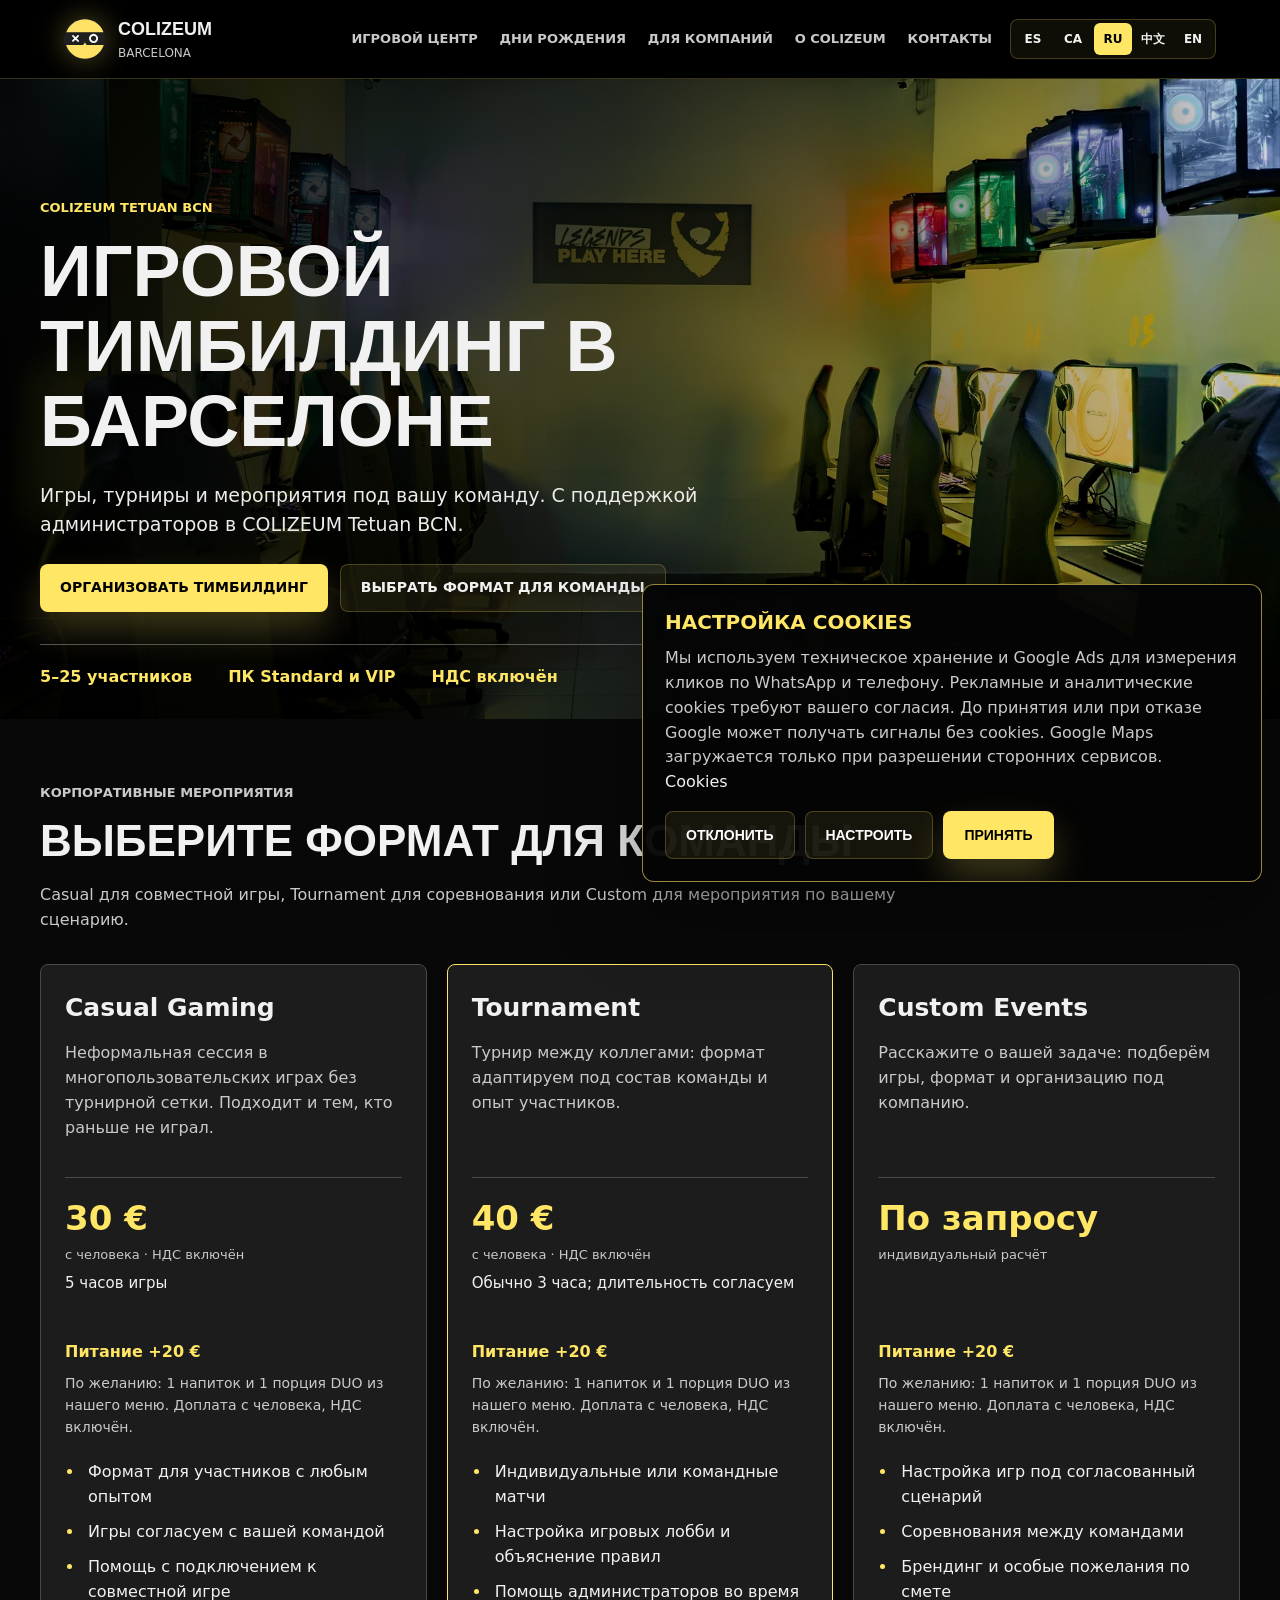
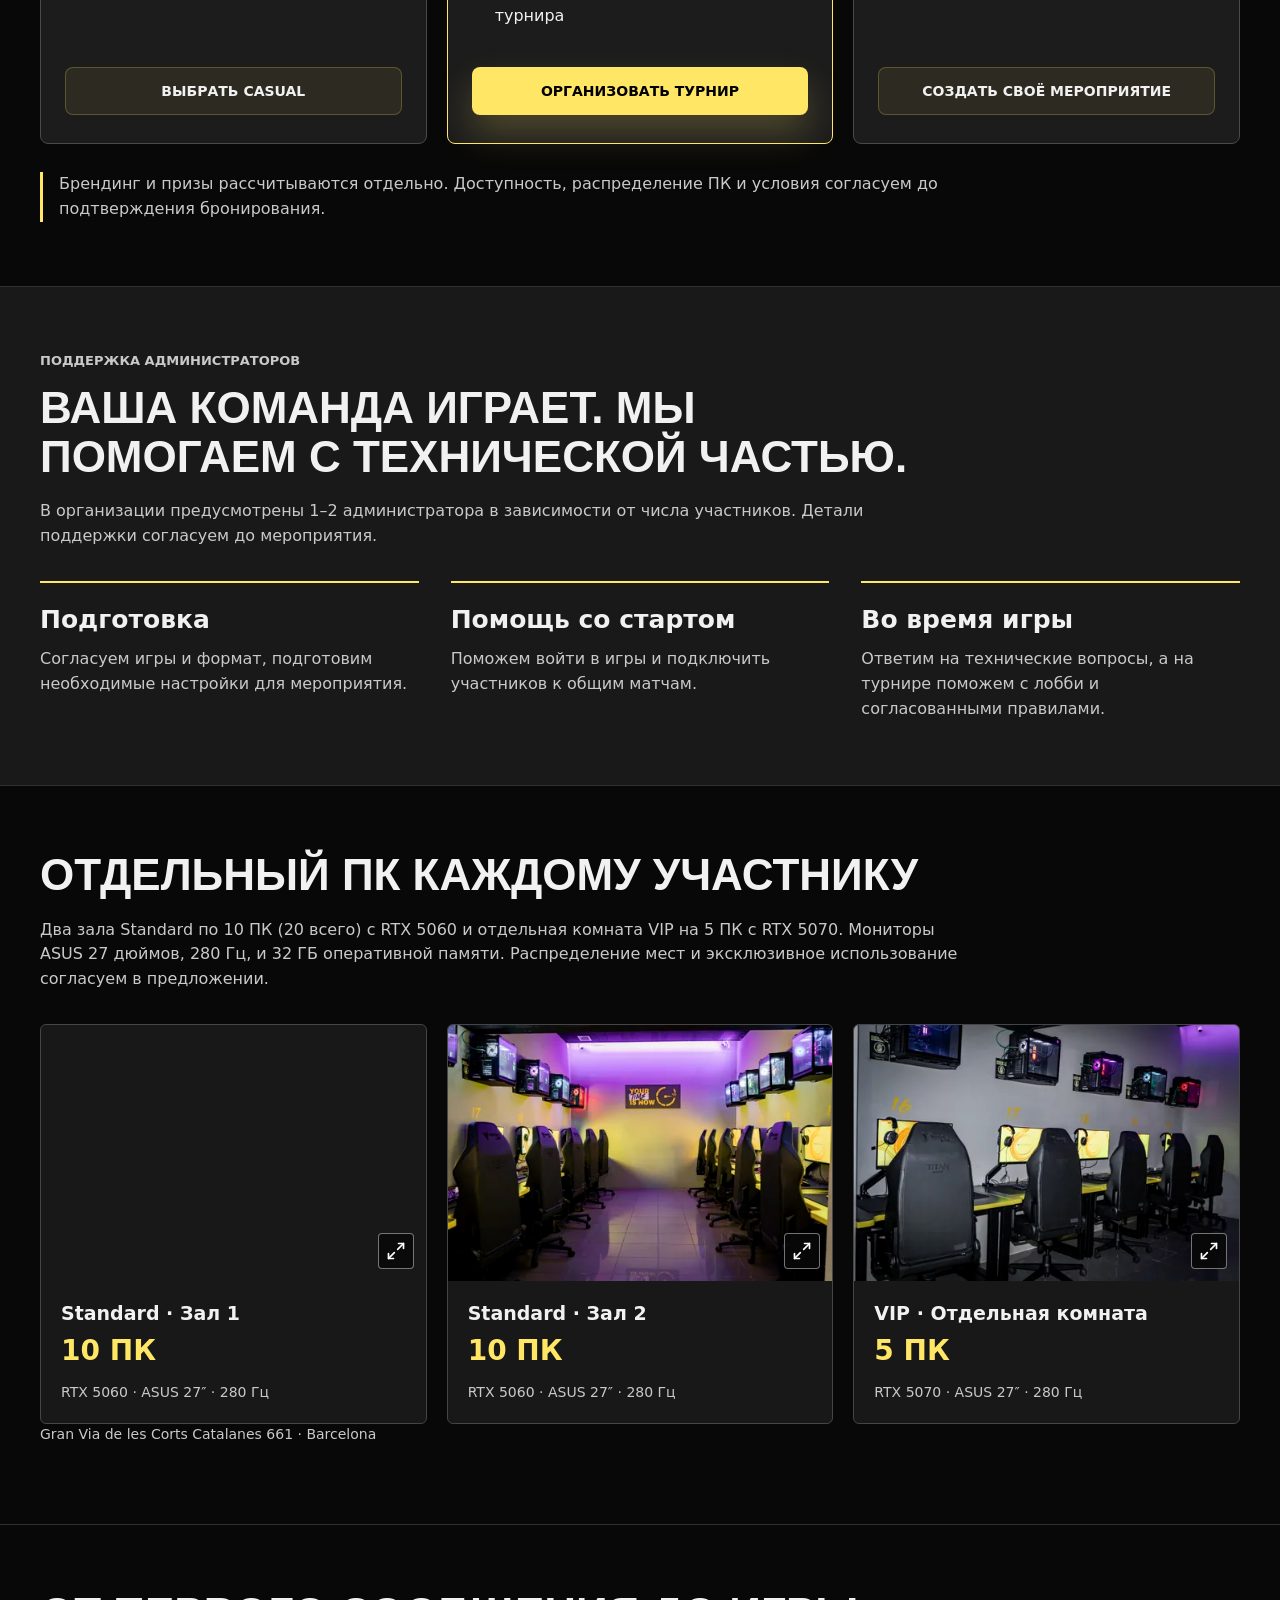
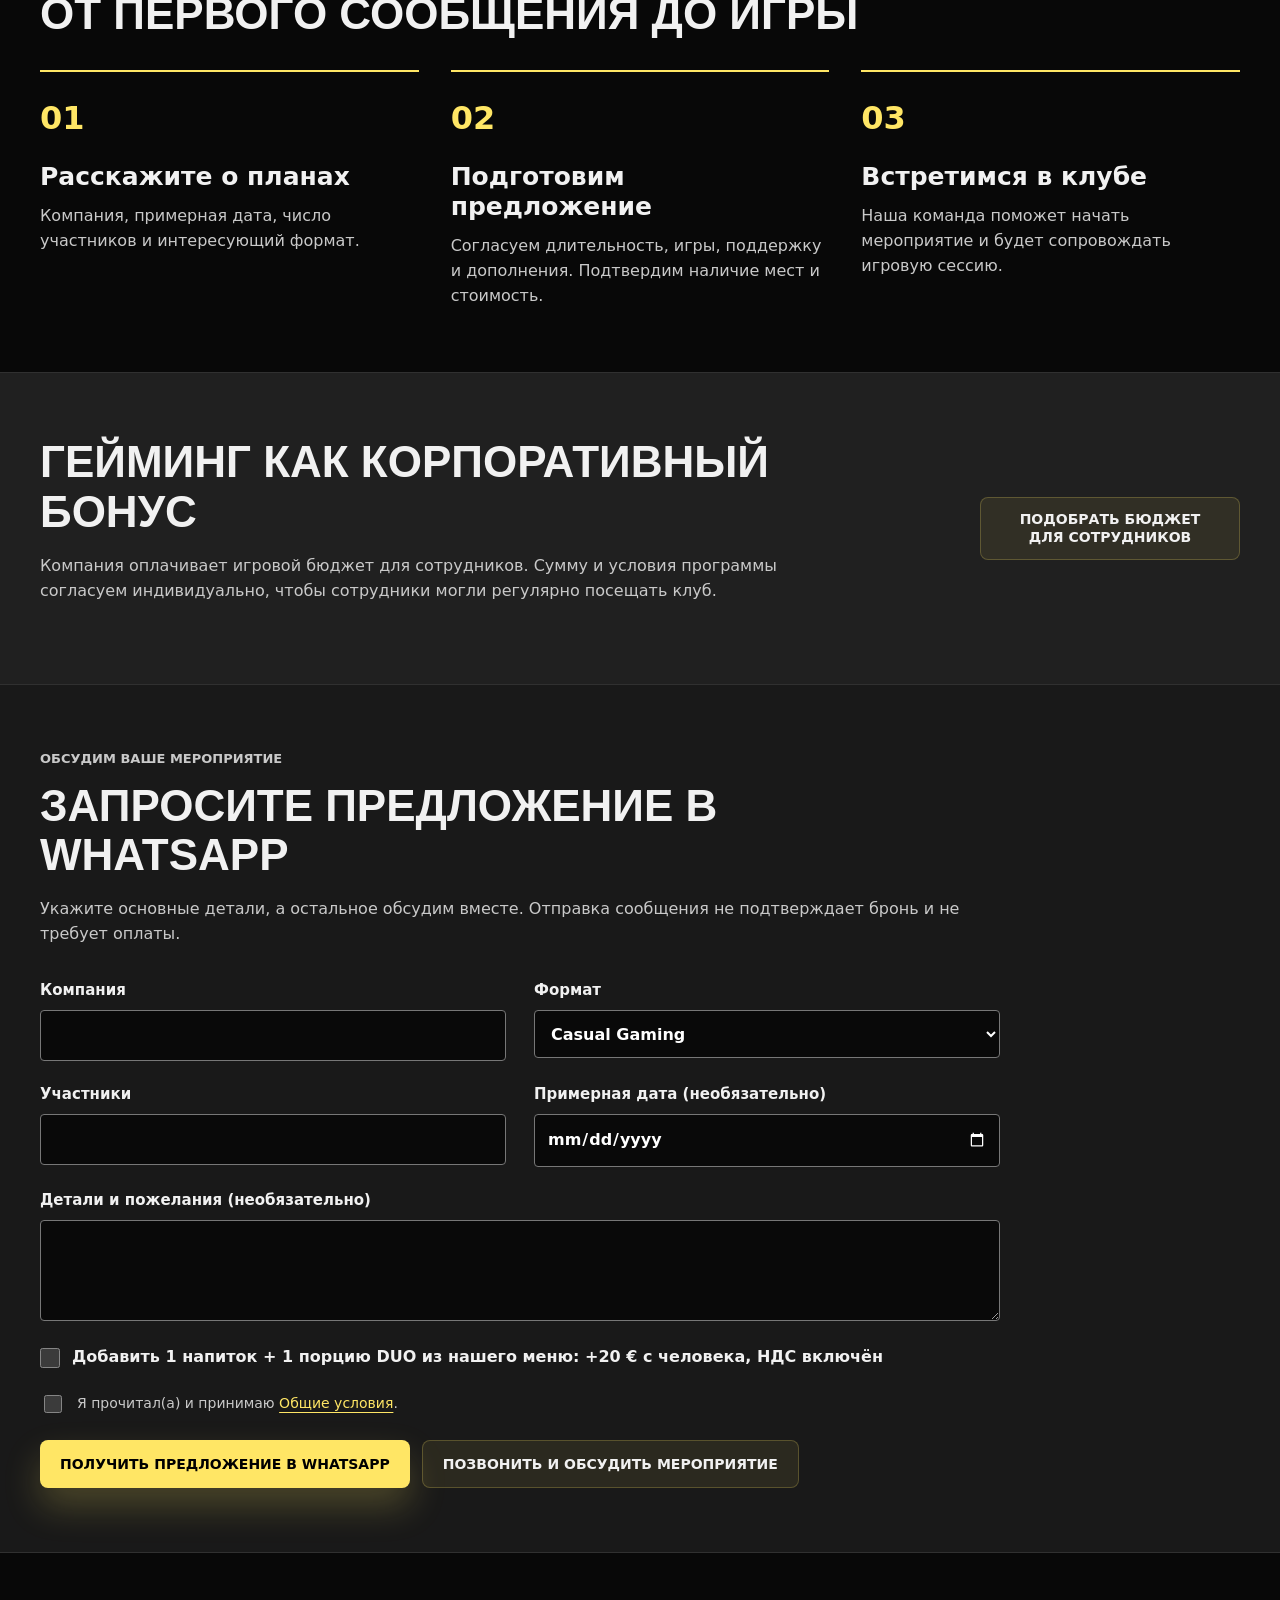
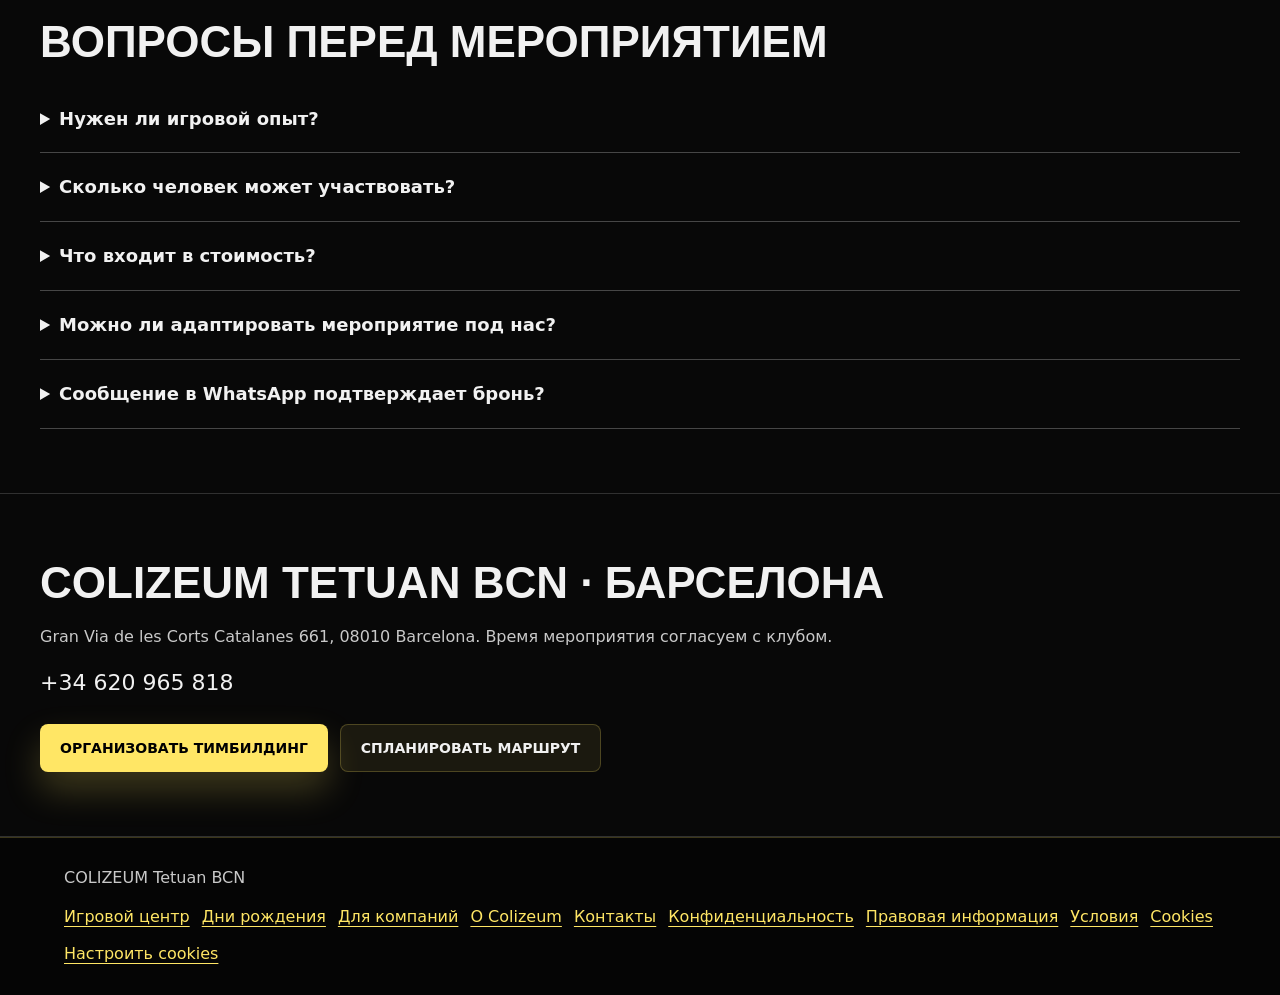
<file: ru/team-building-barcelona/index.html>
<!doctype html>
<html lang="ru">
<head>
  <meta charset="utf-8">
  <script src="/google-consent.js?v=20261111"></script>
    <script async src="https://www.googletagmanager.com/gtag/js?id=AW-17714465396"></script>
  <meta name="viewport" content="width=device-width, initial-scale=1, viewport-fit=cover">
  <title>Игровой тимбилдинг в Барселоне | Для компаний | COLIZEUM</title>
  <meta name="description" content="Игровой тимбилдинг в Барселоне для 5–25 человек. Casual — 30 €, Tournament — 40 € с человека. Напиток и порция DUO по желанию за дополнительные 20 €. НДС включён.">
  <meta name="robots" content="index, follow, max-image-preview:large">
  <link rel="canonical" href="https://colizeumbarcelona.com/ru/team-building-barcelona/">
  <link rel="alternate" hreflang="es" href="https://colizeumbarcelona.com/team-building-barcelona/">
  <link rel="alternate" hreflang="ca" href="https://colizeumbarcelona.com/ca/team-building-barcelona/">
  <link rel="alternate" hreflang="ru" href="https://colizeumbarcelona.com/ru/team-building-barcelona/">
  <link rel="alternate" hreflang="zh-Hans" href="https://colizeumbarcelona.com/zh/team-building-barcelona/">
  <link rel="alternate" hreflang="en" href="https://colizeumbarcelona.com/en/team-building-barcelona/">
  <link rel="alternate" hreflang="x-default" href="https://colizeumbarcelona.com/team-building-barcelona/">
  <meta property="og:type" content="website">
  <meta property="og:site_name" content="COLIZEUM Tetuan BCN">
  <meta property="og:locale" content="ru_RU">
  <meta property="og:title" content="Игровой тимбилдинг в Барселоне | Для компаний | COLIZEUM">
  <meta property="og:description" content="Игровой тимбилдинг в Барселоне для 5–25 человек. Casual — 30 €, Tournament — 40 € с человека. Напиток и порция DUO по желанию за дополнительные 20 €. НДС включён.">
  <meta property="og:url" content="https://colizeumbarcelona.com/ru/team-building-barcelona/">
  <meta property="og:image" content="https://colizeumbarcelona.com/assets/club/standard-1-1920.webp">
  <meta property="og:image:alt" content="Игровые места с ПК в клубе COLIZEUM Tetuan в Барселоне">
  <meta name="twitter:card" content="summary_large_image">
  <link rel="icon" href="/assets/colizeum-mark.svg" type="image/svg+xml">
  <link rel="preload" href="/assets/club/standard-1-1920.webp" as="image">
  <link rel="stylesheet" href="/styles.css?v=corporate-20261108">
  <link rel="stylesheet" href="/corporate.css?v=20261108-mobile">
  <link rel="stylesheet" href="/club-media.css?v=photos-20261125">
  <script type="application/ld+json">{"@context":"https://schema.org","@graph":[{"@type":"WebPage","@id":"https://colizeumbarcelona.com/ru/team-building-barcelona/#page","url":"https://colizeumbarcelona.com/ru/team-building-barcelona/","name":"Игровой тимбилдинг в Барселоне","description":"Игровой тимбилдинг в Барселоне для 5–25 человек. Casual — 30 €, Tournament — 40 € с человека. Напиток и порция DUO по желанию за дополнительные 20 €. НДС включён.","inLanguage":"ru","mainEntity":{"@id":"https://colizeumbarcelona.com/ru/team-building-barcelona/#service"},"breadcrumb":{"@id":"https://colizeumbarcelona.com/ru/team-building-barcelona/#breadcrumb"}},{"@type":"BreadcrumbList","@id":"https://colizeumbarcelona.com/ru/team-building-barcelona/#breadcrumb","itemListElement":[{"@type":"ListItem","position":1,"name":"COLIZEUM Barcelona","item":"https://colizeumbarcelona.com/"},{"@type":"ListItem","position":2,"name":"Игровой тимбилдинг в Барселоне","item":"https://colizeumbarcelona.com/ru/team-building-barcelona/"}]},{"@type":"Service","@id":"https://colizeumbarcelona.com/ru/team-building-barcelona/#service","name":"Игровой тимбилдинг в Барселоне","description":"Игровой тимбилдинг в Барселоне для 5–25 человек. Casual — 30 €, Tournament — 40 € с человека. Напиток и порция DUO по желанию за дополнительные 20 €. НДС включён.","provider":{"@type":"LocalBusiness","name":"COLIZEUM Tetuan BCN","url":"https://colizeumbarcelona.com/","telephone":"+34620965818","address":{"@type":"PostalAddress","streetAddress":"Gran Via de les Corts Catalanes 661","postalCode":"08010","addressLocality":"Barcelona","addressCountry":"ES"}},"areaServed":{"@type":"City","name":"Barcelona"},"offers":[{"@type":"Offer","name":"Casual Gaming","description":"5 часов игры. с человека · НДС включён. Добавить 1 напиток + 1 порцию DUO из нашего меню: +20 € с человека, НДС включён","price":30,"priceCurrency":"EUR","url":"https://colizeumbarcelona.com/ru/team-building-barcelona/#formatos","priceSpecification":{"@type":"UnitPriceSpecification","price":30,"priceCurrency":"EUR","valueAddedTaxIncluded":true,"unitText":"с человека · НДС включён"},"eligibleQuantity":{"@type":"QuantitativeValue","minValue":5,"maxValue":25}},{"@type":"Offer","name":"Tournament","description":"Обычно 3 часа; длительность согласуем. с человека · НДС включён. Добавить 1 напиток + 1 порцию DUO из нашего меню: +20 € с человека, НДС включён","price":40,"priceCurrency":"EUR","url":"https://colizeumbarcelona.com/ru/team-building-barcelona/#formatos","priceSpecification":{"@type":"UnitPriceSpecification","price":40,"priceCurrency":"EUR","valueAddedTaxIncluded":true,"unitText":"с человека · НДС включён"},"eligibleQuantity":{"@type":"QuantitativeValue","minValue":5,"maxValue":25}}]}]}</script>
</head>
<body class="corporate-page" data-page="corporate" data-locale="ru">
  <header class="site-header">
    <a class="brand" href="/" aria-label="COLIZEUM Barcelona"><span class="brand-mark" aria-hidden="true"><img src="/assets/colizeum-mark.svg" alt="" width="42" height="42"></span><span><strong>COLIZEUM</strong><small>Barcelona</small></span></a>
    <div class="header-actions"><nav class="site-nav" id="site-nav" aria-label="COLIZEUM"><a href="/?lang=ru">Игровой центр</a><a href="/ru/cumpleanos-gaming-barcelona/">Дни рождения</a><a href="/ru/team-building-barcelona/" aria-current="page">Для компаний</a><a href="/sobre-colizeum/">О Colizeum</a><a href="/contacto/">Контакты</a></nav><nav class="language-switch" aria-label="Язык"><a href="/team-building-barcelona/" data-lang="es" hreflang="es" aria-current="false">ES</a><a href="/ca/team-building-barcelona/" data-lang="ca" hreflang="ca" aria-current="false">CA</a><a href="/ru/team-building-barcelona/" data-lang="ru" hreflang="ru" aria-current="page">RU</a><a href="/zh/team-building-barcelona/" data-lang="zh" hreflang="zh-Hans" aria-current="false">中文</a><a href="/en/team-building-barcelona/" data-lang="en" hreflang="en" aria-current="false">EN</a></nav><button class="nav-toggle" type="button" aria-controls="site-nav" aria-expanded="false" aria-label="Открыть меню"><span></span><span></span><span></span></button></div>
  </header>
  <main>
    <section class="corporate-hero">
      <img class="club-photo corporate-hero-photo" src="/assets/club/standard-1-960.webp" srcset="/assets/club/standard-1-480.webp 480w, /assets/club/standard-1-960.webp 960w, /assets/club/standard-1-1920.webp 1920w" sizes="100vw" width="960" height="640" alt="Standard · Зал 1 · 10 ПК" data-media-photo="standard-1" fetchpriority="high" decoding="async">
      <div class="corporate-hero-copy"><p class="eyebrow">COLIZEUM TETUAN BCN</p><h1>Игровой тимбилдинг в Барселоне</h1><p class="corporate-intro">Игры, турниры и мероприятия под вашу команду. С поддержкой администраторов в COLIZEUM Tetuan BCN.</p><div class="corporate-actions"><a class="button primary" href="#propuesta">Организовать тимбилдинг</a><a class="button ghost" href="#formatos">Выбрать формат для команды</a></div></div>
      <ul class="corporate-facts"><li>5–25 участников</li><li>ПК Standard и VIP</li><li>НДС включён</li></ul>
    </section>
    <section class="corporate-section" id="formatos">
      <div class="corporate-heading"><p class="eyebrow">КОРПОРАТИВНЫЕ МЕРОПРИЯТИЯ</p><h2>Выберите формат для команды</h2><p>Casual для совместной игры, Tournament для соревнования или Custom для мероприятия по вашему сценарию.</p></div>
      <div class="corporate-packages"><article class="corporate-package"><h3>Casual Gaming</h3><p class="corporate-package-description">Неформальная сессия в многопользовательских играх без турнирной сетки. Подходит и тем, кто раньше не играл.</p><div class="corporate-price"><strong>30 €</strong><small>с человека · НДС включён</small><span>5 часов игры</span></div><p class="corporate-food-addon"><strong>Питание +20 €</strong><span>По желанию: 1 напиток и 1 порция DUO из нашего меню. Доплата с человека, НДС включён.</span></p><ul><li>Формат для участников с любым опытом</li><li>Игры согласуем с вашей командой</li><li>Помощь с подключением к совместной игре</li></ul><a class="button ghost" href="#propuesta" data-corporate-pick="casual">Выбрать Casual</a></article><article class="corporate-package featured"><h3>Tournament</h3><p class="corporate-package-description">Турнир между коллегами: формат адаптируем под состав команды и опыт участников.</p><div class="corporate-price"><strong>40 €</strong><small>с человека · НДС включён</small><span>Обычно 3 часа; длительность согласуем</span></div><p class="corporate-food-addon"><strong>Питание +20 €</strong><span>По желанию: 1 напиток и 1 порция DUO из нашего меню. Доплата с человека, НДС включён.</span></p><ul><li>Индивидуальные или командные матчи</li><li>Настройка игровых лобби и объяснение правил</li><li>Помощь администраторов во время турнира</li></ul><a class="button primary" href="#propuesta" data-corporate-pick="tournament">Организовать турнир</a></article><article class="corporate-package"><h3>Custom Events</h3><p class="corporate-package-description">Расскажите о вашей задаче: подберём игры, формат и организацию под компанию.</p><div class="corporate-price"><strong>По запросу</strong><small>индивидуальный расчёт</small></div><p class="corporate-food-addon"><strong>Питание +20 €</strong><span>По желанию: 1 напиток и 1 порция DUO из нашего меню. Доплата с человека, НДС включён.</span></p><ul><li>Настройка игр под согласованный сценарий</li><li>Соревнования между командами</li><li>Брендинг и особые пожелания по смете</li></ul><a class="button ghost" href="#propuesta" data-corporate-pick="custom">Создать своё мероприятие</a></article></div>
      <p class="corporate-note">Брендинг и призы рассчитываются отдельно. Доступность, распределение ПК и условия согласуем до подтверждения бронирования.</p>
    </section>
    <section class="corporate-section corporate-support"><div class="corporate-heading"><p class="eyebrow">ПОДДЕРЖКА АДМИНИСТРАТОРОВ</p><h2>Ваша команда играет. Мы помогаем с технической частью.</h2><p>В организации предусмотрены 1–2 администратора в зависимости от числа участников. Детали поддержки согласуем до мероприятия.</p></div><ul class="corporate-points"><li><h3>Подготовка</h3><p>Согласуем игры и формат, подготовим необходимые настройки для мероприятия.</p></li><li><h3>Помощь со стартом</h3><p>Поможем войти в игры и подключить участников к общим матчам.</p></li><li><h3>Во время игры</h3><p>Ответим на технические вопросы, а на турнире поможем с лобби и согласованными правилами.</p></li></ul></section>
    <section class="corporate-section"><div class="corporate-heading"><h2>Отдельный ПК каждому участнику</h2><p>Два зала Standard по 10 ПК (20 всего) с RTX 5060 и отдельная комната VIP на 5 ПК с RTX 5070. Мониторы ASUS 27 дюймов, 280 Гц, и 32 ГБ оперативной памяти. Распределение мест и эксклюзивное использование согласуем в предложении.</p></div><div class="club-room-grid"><figure class="club-room" data-room="standard-1"><a class="club-photo-link" href="/assets/club/standard-1-1920.webp" data-photo-open="standard-1" aria-label="Увеличить фото: Standard · Зал 1 · 10 ПК"><img class="club-photo " src="/assets/club/standard-1-960.webp" srcset="/assets/club/standard-1-480.webp 480w, /assets/club/standard-1-960.webp 960w, /assets/club/standard-1-1920.webp 1920w" sizes="(max-width: 700px) 100vw, 33vw" width="960" height="640" alt="Standard · Зал 1 · 10 ПК" data-media-photo="standard-1" loading="lazy" decoding="async"><span class="club-expand" aria-hidden="true"><img class="club-icon" src="/assets/icons/expand.svg" alt="" width="20" height="20"></span></a><figcaption><div class="club-room-title"><h3 data-media-label="names.0">Standard · Зал 1</h3><strong data-media-label="seats.0">10 ПК</strong></div><p data-media-label="specs.0">RTX 5060 · ASUS 27″ · 280 Гц</p></figcaption></figure><figure class="club-room" data-room="standard-2"><a class="club-photo-link" href="/assets/club/standard-2-1920.webp" data-photo-open="standard-2" aria-label="Увеличить фото: Standard · Зал 2 · 10 ПК"><img class="club-photo " src="/assets/club/standard-2-960.webp" srcset="/assets/club/standard-2-480.webp 480w, /assets/club/standard-2-960.webp 960w, /assets/club/standard-2-1920.webp 1920w" sizes="(max-width: 700px) 100vw, 33vw" width="960" height="640" alt="Standard · Зал 2 · 10 ПК" data-media-photo="standard-2" loading="lazy" decoding="async"><span class="club-expand" aria-hidden="true"><img class="club-icon" src="/assets/icons/expand.svg" alt="" width="20" height="20"></span></a><figcaption><div class="club-room-title"><h3 data-media-label="names.1">Standard · Зал 2</h3><strong data-media-label="seats.1">10 ПК</strong></div><p data-media-label="specs.1">RTX 5060 · ASUS 27″ · 280 Гц</p></figcaption></figure><figure class="club-room" data-room="vip"><a class="club-photo-link" href="/assets/club/vip-1920.webp" data-photo-open="vip" aria-label="Увеличить фото: VIP · Отдельная комната · 5 ПК"><img class="club-photo " src="/assets/club/vip-960.webp" srcset="/assets/club/vip-480.webp 480w, /assets/club/vip-960.webp 960w, /assets/club/vip-1920.webp 1920w" sizes="(max-width: 700px) 100vw, 33vw" width="960" height="640" alt="VIP · Отдельная комната · 5 ПК" data-media-photo="vip" loading="lazy" decoding="async"><span class="club-expand" aria-hidden="true"><img class="club-icon" src="/assets/icons/expand.svg" alt="" width="20" height="20"></span></a><figcaption><div class="club-room-title"><h3 data-media-label="names.2">VIP · Отдельная комната</h3><strong data-media-label="seats.2">5 ПК</strong></div><p data-media-label="specs.2">RTX 5070 · ASUS 27″ · 280 Гц</p></figcaption></figure></div><p class="corporate-address">Gran Via de les Corts Catalanes 661 · Barcelona</p></section>
    <section class="corporate-section"><div class="corporate-heading"><h2>От первого сообщения до игры</h2></div><ol class="corporate-points"><li><h3>Расскажите о планах</h3><p>Компания, примерная дата, число участников и интересующий формат.</p></li><li><h3>Подготовим предложение</h3><p>Согласуем длительность, игры, поддержку и дополнения. Подтвердим наличие мест и стоимость.</p></li><li><h3>Встретимся в клубе</h3><p>Наша команда поможет начать мероприятие и будет сопровождать игровую сессию.</p></li></ol></section>
    <section class="corporate-section corporate-benefit"><div><h2>Гейминг как корпоративный бонус</h2><p>Компания оплачивает игровой бюджет для сотрудников. Сумму и условия программы согласуем индивидуально, чтобы сотрудники могли регулярно посещать клуб.</p></div><a class="button ghost" href="#propuesta" data-corporate-pick="benefit">Подобрать бюджет для сотрудников</a></section>
    <section class="corporate-section corporate-request" id="propuesta">
      <div class="corporate-heading"><p class="eyebrow">ОБСУДИМ ВАШЕ МЕРОПРИЯТИЕ</p><h2>Запросите предложение в WhatsApp</h2><p>Укажите основные детали, а остальное обсудим вместе. Отправка сообщения не подтверждает бронь и не требует оплаты.</p></div>
      <form data-corporate-form>
        <div class="corporate-fields">
          <label>Компания<input type="text" name="company" autocomplete="organization" maxlength="120" required></label>
          <label>Формат<select name="format"><option value="casual">Casual Gaming</option><option value="tournament">Tournament</option><option value="custom">Custom Events</option><option value="benefit">Программа для сотрудников</option></select></label>
          <label>Участники<input type="number" name="people" min="5" max="25" step="1" inputmode="numeric" required></label>
          <label>Примерная дата (необязательно)<input type="date" name="date"></label>
          <label class="corporate-wide">Детали и пожелания (необязательно)<textarea name="note" rows="3" maxlength="1000"></textarea></label>
        </div>
        <label class="corporate-food-choice"><input type="checkbox" name="food"><span>Добавить 1 напиток + 1 порцию DUO из нашего меню: +20 € с человека, НДС включён</span></label>
        <label class="terms-consent"><input type="checkbox" id="terms-consent"><span>Я прочитал(а) и принимаю <a href="/#terms">Общие условия</a>.</span></label>
        <div class="corporate-actions"><a class="button primary terms-required" href="https://wa.me/34620965818?text=%D0%97%D0%B4%D1%80%D0%B0%D0%B2%D1%81%D1%82%D0%B2%D1%83%D0%B9%D1%82%D0%B5!%20%D0%A5%D0%BE%D1%87%D1%83%20%D0%BF%D0%BE%D0%BB%D1%83%D1%87%D0%B8%D1%82%D1%8C%20B2B-%D0%BF%D1%80%D0%B5%D0%B4%D0%BB%D0%BE%D0%B6%D0%B5%D0%BD%D0%B8%D0%B5%20%D0%B4%D0%BB%D1%8F%20%D0%BC%D0%BE%D0%B5%D0%B9%20%D0%BA%D0%BE%D0%BC%D0%BF%D0%B0%D0%BD%D0%B8%D0%B8%20%D0%B2%20COLIZEUM%20Tetuan%20BCN." data-corporate-send>Получить предложение в WhatsApp</a><a class="button ghost" href="tel:+34620965818">Позвонить и обсудить мероприятие</a></div>
      </form>
    </section>
    <section class="corporate-section corporate-faq"><h2>Вопросы перед мероприятием</h2><details><summary>Нужен ли игровой опыт?</summary><p>Для Casual — нет. Подберём игры и формат с учётом опыта участников, а администраторы помогут начать.</p></details><details><summary>Сколько человек может участвовать?</summary><p>От 5 до 25 участников. В клубе 20 ПК Standard и 5 ПК VIP. Распределение мест подтверждаем с учётом доступности.</p></details><details><summary>Что входит в стоимость?</summary><p>Casual Gaming — 30 € с человека за 5 часов. Tournament — 40 € с человека; обычно 3 часа, длительность согласуем отдельно. Питание не входит в базовую стоимость: к любому формату, включая Custom, можно добавить 1 напиток и 1 порцию DUO из нашего меню за дополнительные 20 € с человека. Во всех ценах НДС включён. Брендинг и призы рассчитываются отдельно.</p></details><details><summary>Можно ли адаптировать мероприятие под нас?</summary><p>Да. В формате Custom Events обсудим игры, сценарий, брендинг и особые пожелания. Возможность реализации и дополнения подтверждаем с клубом.</p></details><details><summary>Сообщение в WhatsApp подтверждает бронь?</summary><p>Нет. Команда клуба должна подтвердить доступность, стоимость и условия бронирования.</p></details></section>
    <section class="corporate-section corporate-location"><h2>COLIZEUM Tetuan BCN · Барселона</h2><p>Gran Via de les Corts Catalanes 661, 08010 Barcelona. Время мероприятия согласуем с клубом.</p><address><a href="tel:+34620965818">+34 620 965 818</a></address><div class="corporate-actions"><a class="button primary" href="#propuesta">Организовать тимбилдинг</a><a class="button ghost" href="/contacto/">Спланировать маршрут</a></div></section>
  </main>
  <footer class="site-footer"><span>COLIZEUM Tetuan BCN</span><nav class="footer-legal" aria-label="COLIZEUM"><a href="/?lang=ru">Игровой центр</a><a href="/ru/cumpleanos-gaming-barcelona/">Дни рождения</a><a href="/ru/team-building-barcelona/" aria-current="page">Для компаний</a><a href="/sobre-colizeum/">О Colizeum</a><a href="/contacto/">Контакты</a><a href="/#privacy">Конфиденциальность</a><a href="/#legal-notice">Правовая информация</a><a href="/#terms">Условия</a><a href="/#cookies">Cookies</a><button type="button" data-cookie-open>Настроить cookies</button></nav></footer>
  <div class="corporate-mobile-bar" hidden><span>Мероприятия для компаний</span><a class="button primary" href="#propuesta">Организовать тимбилдинг</a></div>
  <div class="cookie-banner" data-cookie-banner role="dialog" aria-modal="true" aria-labelledby="cookie-title" hidden><div class="cookie-copy"><strong id="cookie-title">Настройка cookies</strong><p>Мы используем техническое хранение и Google Ads для измерения кликов по WhatsApp и телефону. Рекламные и аналитические cookies требуют вашего согласия. До принятия или при отказе Google может получать сигналы без cookies. Google Maps загружается только при разрешении сторонних сервисов.</p><a href="/?lang=ru#cookies">Cookies</a></div><div class="cookie-actions"><button type="button" class="button ghost" data-cookie-reject>Отклонить</button><button type="button" class="button ghost" data-cookie-config>Настроить</button><button type="button" class="button primary" data-cookie-accept>Принять</button></div><form class="cookie-panel" data-cookie-panel hidden><label><input type="checkbox" checked disabled><span>Необходимые технические</span></label><label><input type="checkbox" name="preferences"><span>Предпочтения</span></label><label><input type="checkbox" name="analytics"><span>Аналитика</span></label><label><input type="checkbox" name="marketing"><span>Реклама: Google Ads</span></label><label><input type="checkbox" name="thirdParty"><span>Сторонние: Google Maps</span></label><button type="button" class="button ghost" data-cookie-save>Сохранить выбор</button></form></div>
  <script type="application/json" id="corporate-config">{"message":"Здравствуйте! Хочу получить B2B-предложение для моей компании в COLIZEUM Tetuan BCN.","labels":["Компания","Формат","Участники","Предполагаемая дата","Пожелания"],"formats":[{"id":"casual","name":"Casual Gaming","price":30,"duration":"5 часов игры"},{"id":"tournament","name":"Tournament","price":40,"duration":"Обычно 3 часа; длительность согласуем"},{"id":"custom","name":"Custom Events"},{"id":"benefit","name":"Программа для сотрудников"}],"food":{"label":"Питание","selected":"Добавить 1 напиток + 1 порцию DUO из нашего меню: +20 € с человека, НДС включён","none":"Без доплаты за питание","price":20}}</script>
  <script src="/corporate.js?v=20261108-food"></script>
  <script src="/script.js?v=hours-rooms-20261125"></script>
  <script src="/google-ads.js?v=packages-photos-20261125"></script>
  <script type="module" src="/club-media.js?v=photos-20261125"></script>
</body>
</html>
</file>
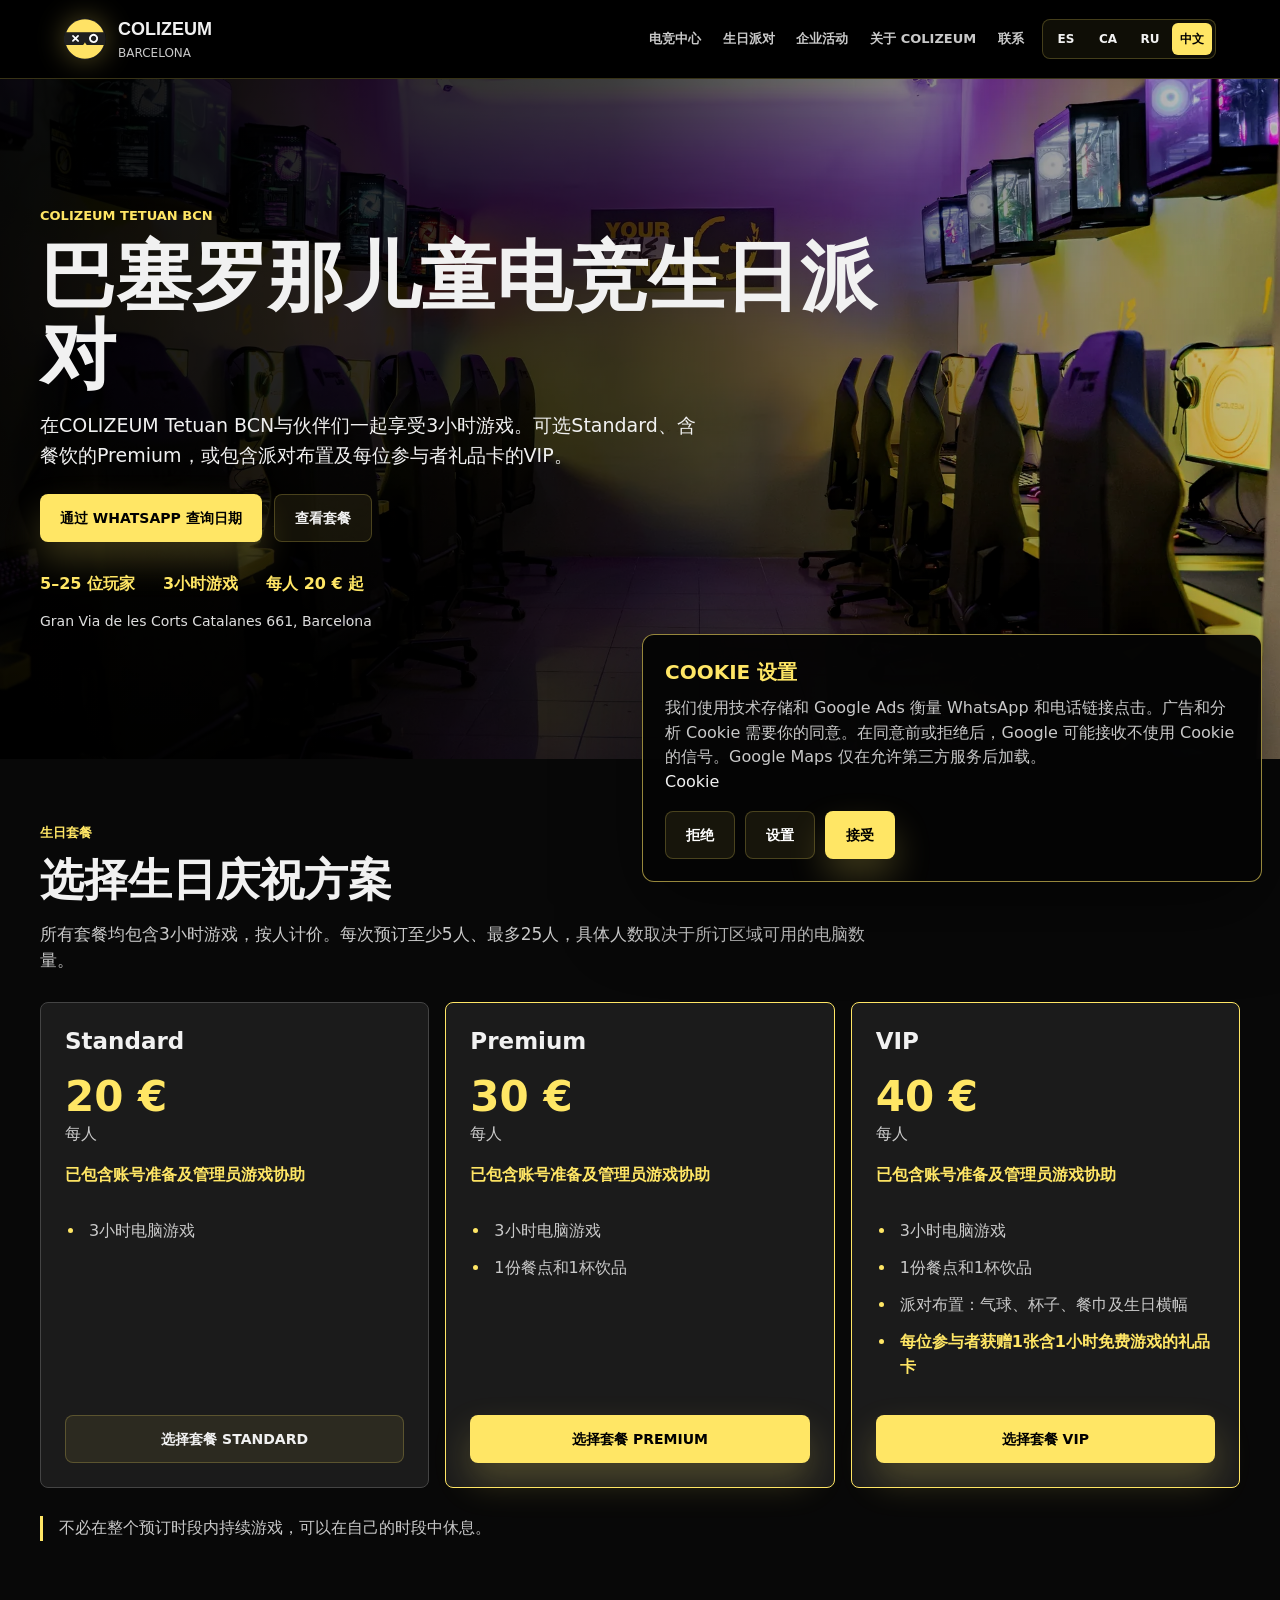
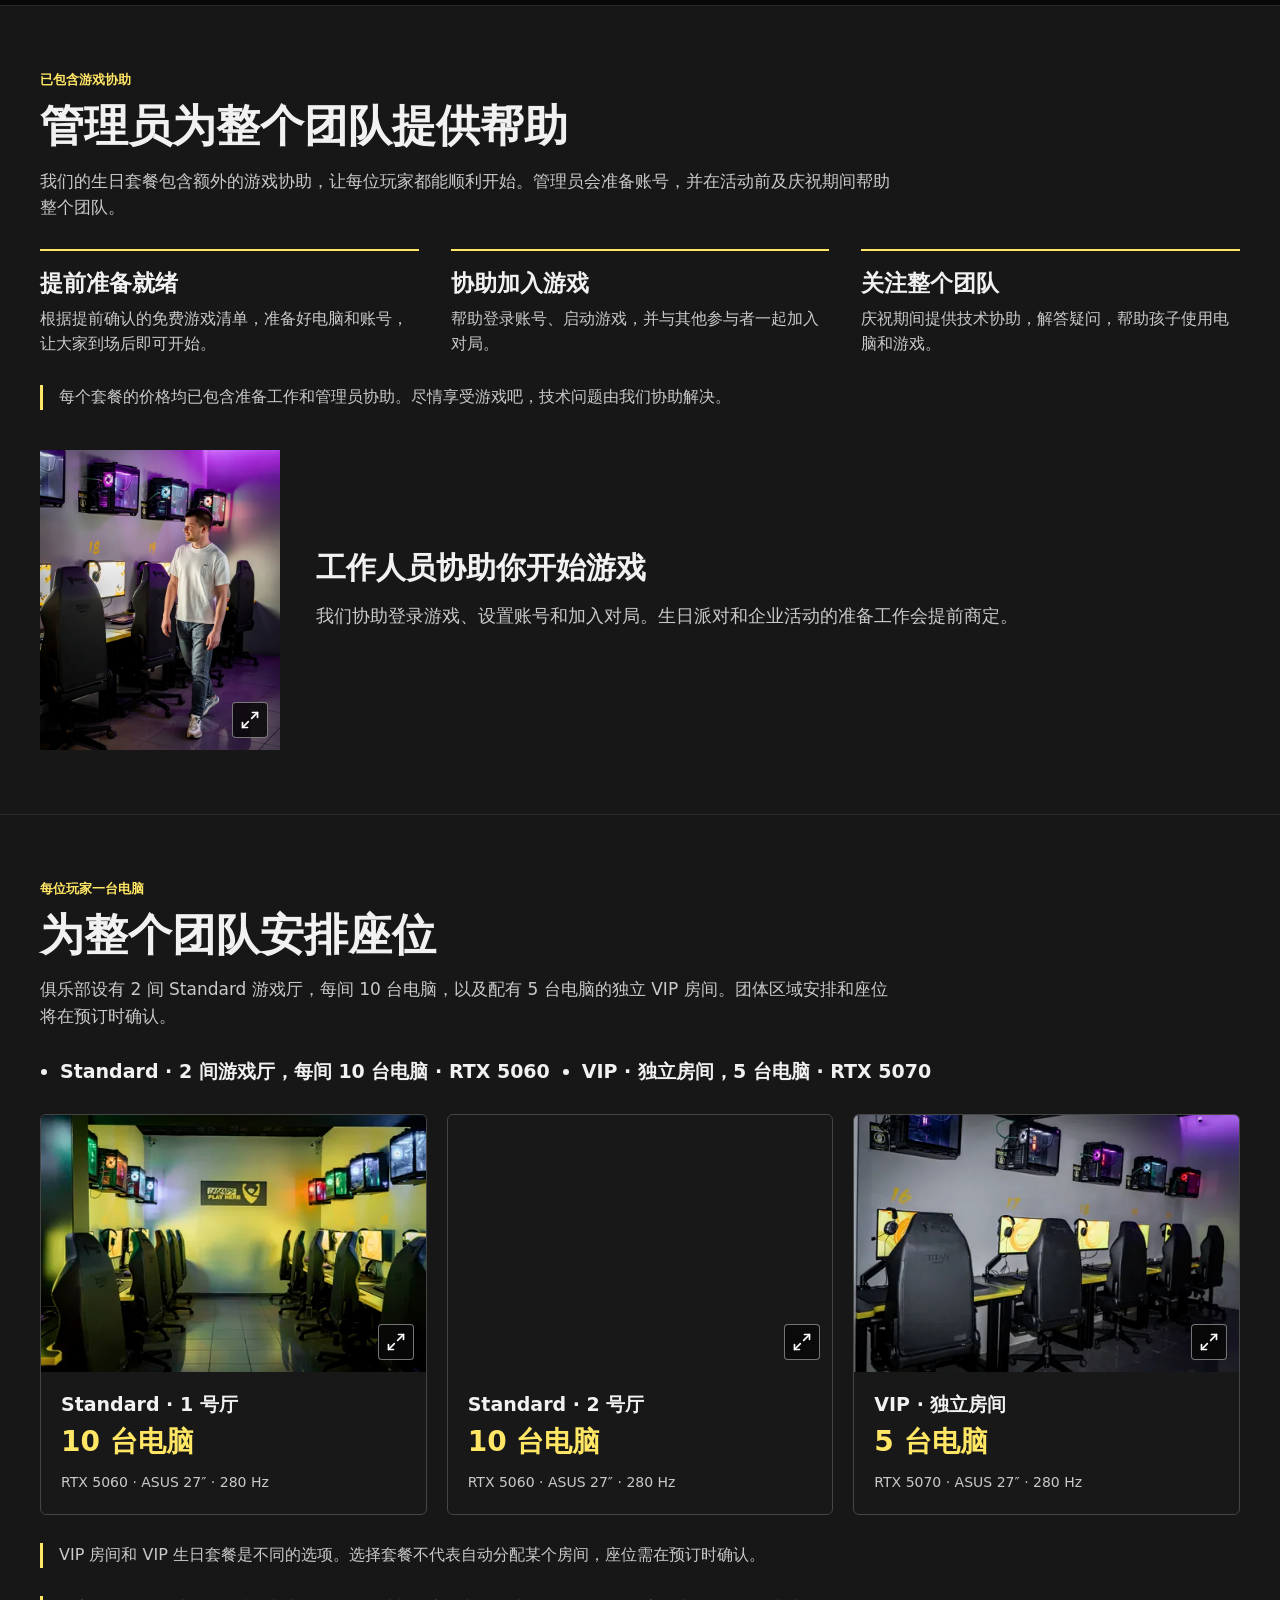
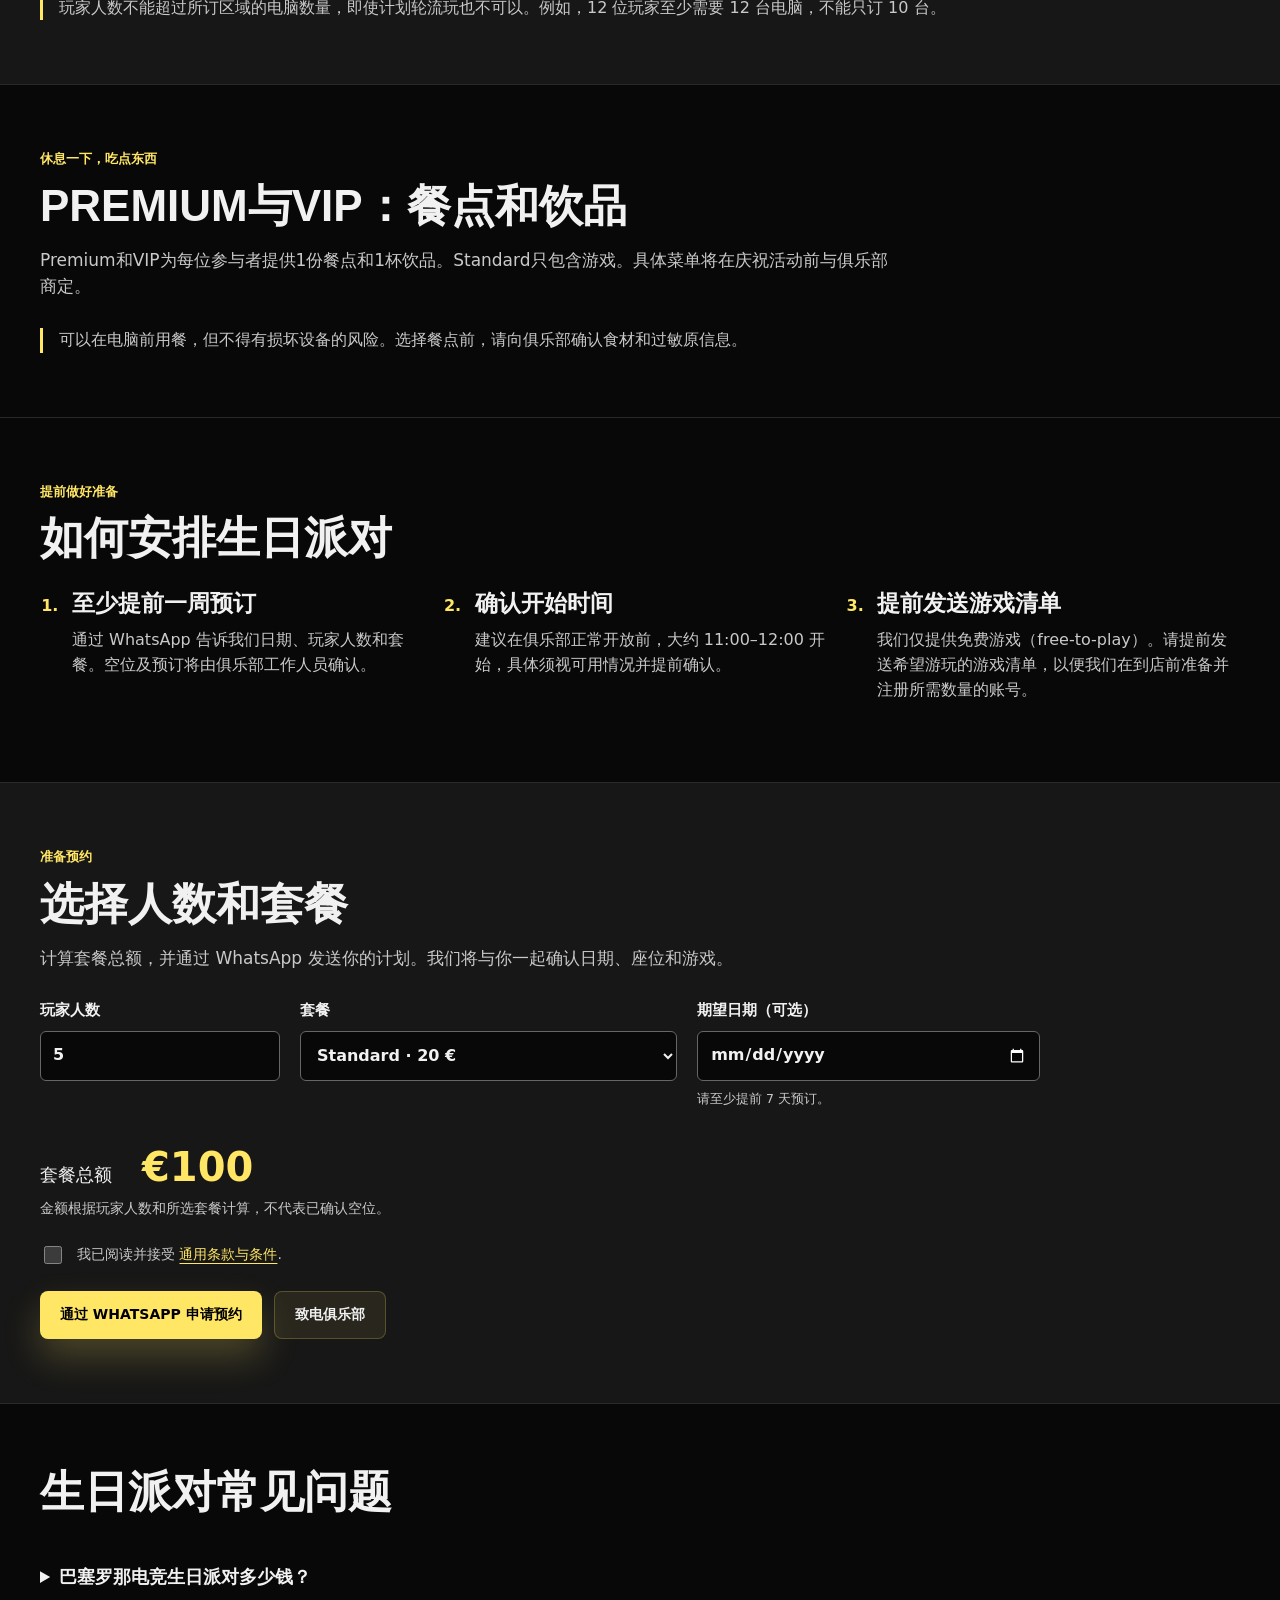
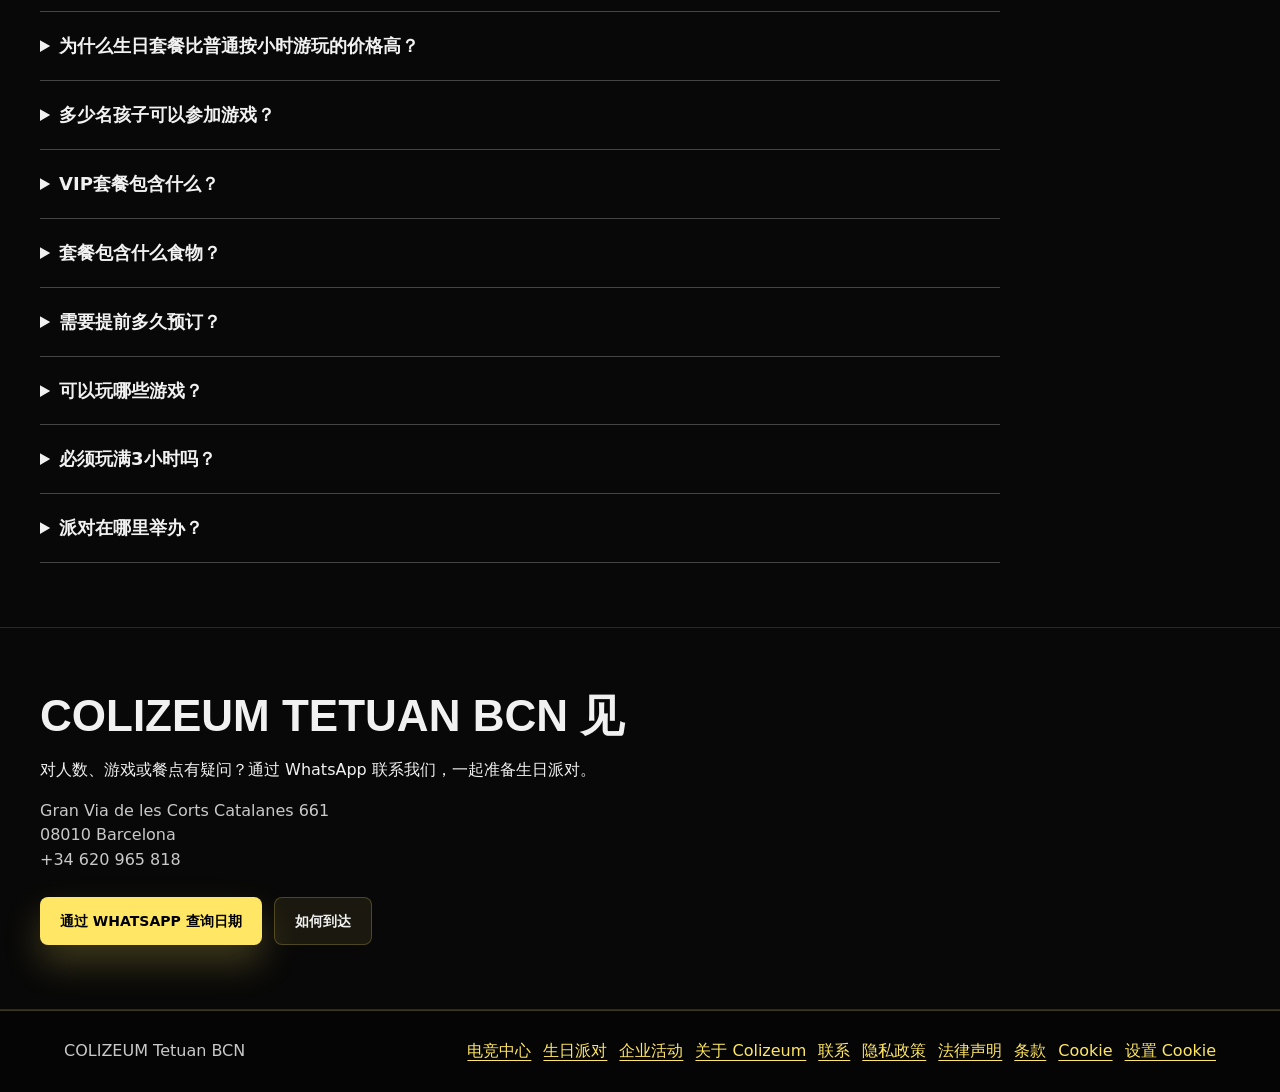
<file: zh/cumpleanos-gaming-barcelona/index.html>
<!doctype html>
<html lang="zh-Hans">
  <head>
    <meta charset="utf-8">
    <script src="/google-consent.js?v=20261111"></script>
    <script async src="https://www.googletagmanager.com/gtag/js?id=AW-17714465396"></script>
    <meta name="viewport" content="width=device-width, initial-scale=1, viewport-fit=cover">
    <title>巴塞罗那儿童电竞生日派对，20 € 起 | COLIZEUM Tetuan</title>
    <meta name="description" content="巴塞罗那儿童电竞生日派对，适合5至25人。Standard每人20欧元，Premium 30欧元，VIP 40欧元，均为3小时。按套餐享用餐饮、布置和礼品卡，通过WhatsApp预约。">
    <meta name="robots" content="index, follow, max-image-preview:large">
    <link rel="canonical" href="https://colizeumbarcelona.com/zh/cumpleanos-gaming-barcelona/">
    <link rel="alternate" hreflang="es" href="https://colizeumbarcelona.com/cumpleanos-gaming-barcelona/">
    <link rel="alternate" hreflang="ca" href="https://colizeumbarcelona.com/ca/cumpleanos-gaming-barcelona/">
    <link rel="alternate" hreflang="ru" href="https://colizeumbarcelona.com/ru/cumpleanos-gaming-barcelona/">
    <link rel="alternate" hreflang="zh-Hans" href="https://colizeumbarcelona.com/zh/cumpleanos-gaming-barcelona/">
    <link rel="alternate" hreflang="x-default" href="https://colizeumbarcelona.com/cumpleanos-gaming-barcelona/">
    <meta property="og:type" content="website">
    <meta property="og:site_name" content="COLIZEUM Tetuan BCN">
    <meta property="og:locale" content="zh_CN">
    <meta property="og:title" content="巴塞罗那儿童电竞生日派对，20 € 起 | COLIZEUM Tetuan">
    <meta property="og:description" content="巴塞罗那儿童电竞生日派对，适合5至25人。Standard每人20欧元，Premium 30欧元，VIP 40欧元，均为3小时。按套餐享用餐饮、布置和礼品卡，通过WhatsApp预约。">
    <meta property="og:url" content="https://colizeumbarcelona.com/zh/cumpleanos-gaming-barcelona/">
    <meta property="og:image" content="https://colizeumbarcelona.com/assets/club/standard-2-1920.webp">
    <meta property="og:image:alt" content="COLIZEUM Tetuan Barcelona 游戏厅，配备电竞电脑和玩家座椅">
    <meta name="twitter:card" content="summary_large_image">
    <link rel="icon" href="/assets/colizeum-mark.svg" type="image/svg+xml">
    <link rel="preload" href="/assets/club/standard-2-1920.webp" as="image">
    <link rel="stylesheet" href="/styles.css?v=corporate-20261108">
    <link rel="stylesheet" href="/birthday.css?v=mobile-20261108">
    <link rel="stylesheet" href="/club-media.css?v=photos-20261125">
    <script type="application/ld+json">{"@context":"https://schema.org","@graph":[{"@type":"WebPage","@id":"https://colizeumbarcelona.com/zh/cumpleanos-gaming-barcelona/#page","url":"https://colizeumbarcelona.com/zh/cumpleanos-gaming-barcelona/","name":"巴塞罗那儿童电竞生日派对","description":"巴塞罗那儿童电竞生日派对，适合5至25人。Standard每人20欧元，Premium 30欧元，VIP 40欧元，均为3小时。按套餐享用餐饮、布置和礼品卡，通过WhatsApp预约。","inLanguage":"zh-Hans","mainEntity":{"@id":"https://colizeumbarcelona.com/zh/cumpleanos-gaming-barcelona/#service"},"breadcrumb":{"@id":"https://colizeumbarcelona.com/zh/cumpleanos-gaming-barcelona/#breadcrumb"}},{"@type":"BreadcrumbList","@id":"https://colizeumbarcelona.com/zh/cumpleanos-gaming-barcelona/#breadcrumb","itemListElement":[{"@type":"ListItem","position":1,"name":"COLIZEUM Barcelona","item":"https://colizeumbarcelona.com/"},{"@type":"ListItem","position":2,"name":"巴塞罗那儿童电竞生日派对","item":"https://colizeumbarcelona.com/zh/cumpleanos-gaming-barcelona/"}]},{"@type":"LocalBusiness","@id":"https://colizeumbarcelona.com/#business","name":"COLIZEUM Tetuan BCN","url":"https://colizeumbarcelona.com/","telephone":"+34620965818","image":"https://colizeumbarcelona.com/assets/club/standard-2-1920.webp","address":{"@type":"PostalAddress","streetAddress":"Gran Via de les Corts Catalanes, 661","postalCode":"08010","addressLocality":"Barcelona","addressCountry":"ES"}},{"@type":"Service","@id":"https://colizeumbarcelona.com/zh/cumpleanos-gaming-barcelona/#service","name":"巴塞罗那儿童电竞生日派对","serviceType":"巴塞罗那儿童电竞生日派对","description":"所有套餐均包含3小时游戏，按人计价。每次预订至少5人、最多25人，具体人数取决于所订区域可用的电脑数量。 我们的生日套餐包含额外的游戏协助，让每位玩家都能顺利开始。管理员会准备账号，并在活动前及庆祝期间帮助整个团队。","provider":{"@id":"https://colizeumbarcelona.com/#business"},"areaServed":{"@type":"City","name":"Barcelona"},"offers":[{"@type":"Offer","name":"Standard","description":"3小时电脑游戏. 已包含账号准备及管理员游戏协助","price":20,"priceCurrency":"EUR","url":"https://colizeumbarcelona.com/zh/cumpleanos-gaming-barcelona/#reserva","priceSpecification":{"@type":"UnitPriceSpecification","price":20,"priceCurrency":"EUR","referenceQuantity":{"@type":"QuantitativeValue","value":1,"unitText":"每人"}},"eligibleQuantity":{"@type":"QuantitativeValue","minValue":5,"maxValue":25}},{"@type":"Offer","name":"Premium","description":"3小时电脑游戏. 1份餐点和1杯饮品. 已包含账号准备及管理员游戏协助","price":30,"priceCurrency":"EUR","url":"https://colizeumbarcelona.com/zh/cumpleanos-gaming-barcelona/#reserva","priceSpecification":{"@type":"UnitPriceSpecification","price":30,"priceCurrency":"EUR","referenceQuantity":{"@type":"QuantitativeValue","value":1,"unitText":"每人"}},"eligibleQuantity":{"@type":"QuantitativeValue","minValue":5,"maxValue":25}},{"@type":"Offer","name":"VIP","description":"3小时电脑游戏. 1份餐点和1杯饮品. 派对布置：气球、杯子、餐巾及生日横幅. 每位参与者获赠1张含1小时免费游戏的礼品卡. 已包含账号准备及管理员游戏协助","price":40,"priceCurrency":"EUR","url":"https://colizeumbarcelona.com/zh/cumpleanos-gaming-barcelona/#reserva","priceSpecification":{"@type":"UnitPriceSpecification","price":40,"priceCurrency":"EUR","referenceQuantity":{"@type":"QuantitativeValue","value":1,"unitText":"每人"}},"eligibleQuantity":{"@type":"QuantitativeValue","minValue":5,"maxValue":25}}]}]}</script>
  </head>
  <body class="birthday-page" data-page="birthday" data-locale="zh">
    <header class="site-header">
      <a class="brand" href="/" aria-label="COLIZEUM Barcelona">
        <span class="brand-mark" aria-hidden="true"><img src="/assets/colizeum-mark.svg" alt="" width="42" height="42"></span>
        <span><strong>COLIZEUM</strong><small>Barcelona</small></span>
      </a>
      <div class="header-actions">
        <nav class="site-nav" id="site-nav" aria-label="电竞中心"><a href="/">电竞中心</a><a href="/zh/cumpleanos-gaming-barcelona/" aria-current="page">生日派对</a><a href="/zh/team-building-barcelona/">企业活动</a><a href="/sobre-colizeum/">关于 Colizeum</a><a href="/contacto/">联系</a></nav>
        <nav class="language-switch" aria-label="语言"><a href="/cumpleanos-gaming-barcelona/" data-lang="es" hreflang="es" aria-current="false">ES</a><a href="/ca/cumpleanos-gaming-barcelona/" data-lang="ca" hreflang="ca" aria-current="false">CA</a><a href="/ru/cumpleanos-gaming-barcelona/" data-lang="ru" hreflang="ru" aria-current="false">RU</a><a href="/zh/cumpleanos-gaming-barcelona/" data-lang="zh" hreflang="zh-Hans" aria-current="page">中文</a></nav>
        <button class="nav-toggle" type="button" aria-expanded="false" aria-controls="site-nav" aria-label="打开菜单"><span></span><span></span><span></span></button>
      </div>
    </header>
    <main>
      <section class="birthday-hero">
        <img class="club-photo birthday-hero-photo" src="/assets/club/standard-2-960.webp" srcset="/assets/club/standard-2-480.webp 480w, /assets/club/standard-2-960.webp 960w, /assets/club/standard-2-1920.webp 1920w" sizes="100vw" width="960" height="640" alt="Standard · 2 号厅 · 10 台电脑" data-media-photo="standard-2" fetchpriority="high" decoding="async">
        <div class="birthday-hero-copy">
          <p class="eyebrow">COLIZEUM TETUAN BCN</p>
          <h1>巴塞罗那儿童电竞生日派对</h1>
          <p class="birthday-intro">在COLIZEUM Tetuan BCN与伙伴们一起享受3小时游戏。可选Standard、含餐饮的Premium，或包含派对布置及每位参与者礼品卡的VIP。</p>
          <div class="birthday-actions"><a class="button primary terms-required" href="https://wa.me/34620965818?text=%E4%BD%A0%E5%A5%BD%EF%BC%81%E6%88%91%E6%83%B3%E5%92%A8%E8%AF%A2%20COLIZEUM%20Tetuan%20BCN%20%E5%84%BF%E7%AB%A5%E7%94%9F%E6%97%A5%E6%B4%BE%E5%AF%B9%E7%9A%84%E9%A2%84%E8%AE%A2%E3%80%82%0A%0A%E8%AF%B7%E5%B8%AE%E5%BF%99%E7%A1%AE%E8%AE%A4%E7%A9%BA%E4%BD%8D%EF%BC%8C%E5%B9%B6%E5%8D%8F%E5%8A%A9%E5%AE%89%E6%8E%92%E6%97%B6%E9%97%B4%E5%92%8C%E6%B8%B8%E6%88%8F%E5%87%86%E5%A4%87%E3%80%82" data-ads-placement="hero" >通过 WhatsApp 查询日期</a><a class="button ghost" href="#paquetes" data-ads-packages>查看套餐</a></div>
          <ul class="birthday-facts"><li>5–25 位玩家</li><li>3小时游戏</li><li>每人 20 € 起</li></ul>
          <p class="birthday-address">Gran Via de les Corts Catalanes 661, Barcelona</p>
        </div>
      </section>
      <section class="birthday-section" id="paquetes">
        <div class="birthday-section-heading"><p class="eyebrow">生日套餐</p><h2>选择生日庆祝方案</h2><p>所有套餐均包含3小时游戏，按人计价。每次预订至少5人、最多25人，具体人数取决于所订区域可用的电脑数量。</p></div>
        <div class="birthday-packages"><article class="birthday-package" data-package-id="standard"><h3>Standard</h3><p class="birthday-price"><strong>20 €</strong><span>每人</span></p><p class="birthday-package-included">已包含账号准备及管理员游戏协助</p><ul class="birthday-package-features"><li>3小时电脑游戏</li></ul><a class="button ghost" href="#reserva" data-package-pick="standard">选择套餐 Standard</a></article><article class="birthday-package with-food" data-package-id="premium"><h3>Premium</h3><p class="birthday-price"><strong>30 €</strong><span>每人</span></p><p class="birthday-package-included">已包含账号准备及管理员游戏协助</p><ul class="birthday-package-features"><li>3小时电脑游戏</li><li>1份餐点和1杯饮品</li></ul><a class="button primary" href="#reserva" data-package-pick="premium">选择套餐 Premium</a></article><article class="birthday-package with-food" data-package-id="vip"><h3>VIP</h3><p class="birthday-price"><strong>40 €</strong><span>每人</span></p><p class="birthday-package-included">已包含账号准备及管理员游戏协助</p><ul class="birthday-package-features"><li>3小时电脑游戏</li><li>1份餐点和1杯饮品</li><li>派对布置：气球、杯子、餐巾及生日横幅</li><li>每位参与者获赠1张含1小时免费游戏的礼品卡</li></ul><a class="button primary" href="#reserva" data-package-pick="vip">选择套餐 VIP</a></article></div>
        <p class="birthday-note">不必在整个预订时段内持续游戏，可以在自己的时段中休息。</p>
      </section>
      <section class="birthday-section birthday-assistance" id="asistencia">
        <div class="birthday-section-heading"><p class="eyebrow">已包含游戏协助</p><h2>管理员为整个团队提供帮助</h2><p>我们的生日套餐包含额外的游戏协助，让每位玩家都能顺利开始。管理员会准备账号，并在活动前及庆祝期间帮助整个团队。</p></div>
        <ul class="birthday-assistance-points"><li><h3>提前准备就绪</h3><p>根据提前确认的免费游戏清单，准备好电脑和账号，让大家到场后即可开始。</p></li><li><h3>协助加入游戏</h3><p>帮助登录账号、启动游戏，并与其他参与者一起加入对局。</p></li><li><h3>关注整个团队</h3><p>庆祝期间提供技术协助，解答疑问，帮助孩子使用电脑和游戏。</p></li></ul>
        <p class="birthday-note">每个套餐的价格均已包含准备工作和管理员协助。尽情享受游戏吧，技术问题由我们协助解决。</p>
        <div class="club-editorial club-editorial-single"><article class="club-editorial-item"><a class="club-photo-link" href="/assets/club/team-1920.webp" data-photo-open="team" aria-label="放大照片: COLIZEUM Tetuan 团队成员"><img class="club-photo " src="/assets/club/team-960.webp" srcset="/assets/club/team-480.webp 319w, /assets/club/team-960.webp 640w, /assets/club/team-1920.webp 1280w" sizes="(max-width: 700px) 100vw, 320px" width="640" height="960" alt="COLIZEUM Tetuan 团队成员" data-media-photo="team" loading="lazy" decoding="async"><span class="club-expand" aria-hidden="true"><img class="club-icon" src="/assets/icons/expand.svg" alt="" width="20" height="20"></span></a><div><h2 data-media-label="teamTitle">工作人员协助你开始游戏</h2><p data-media-label="teamText">我们协助登录游戏、设置账号和加入对局。生日派对和企业活动的准备工作会提前商定。</p></div></article></div>
      </section>
      <section class="birthday-section birthday-rooms">
        <div class="birthday-section-heading"><p class="eyebrow">每位玩家一台电脑</p><h2>为整个团队安排座位</h2><p>俱乐部设有 2 间 Standard 游戏厅，每间 10 台电脑，以及配有 5 台电脑的独立 VIP 房间。团体区域安排和座位将在预订时确认。</p></div>
        <ul class="birthday-room-list"><li>Standard · 2 间游戏厅，每间 10 台电脑 · RTX 5060</li><li>VIP · 独立房间，5 台电脑 · RTX 5070</li></ul>
        <div class="club-room-grid"><figure class="club-room" data-room="standard-1"><a class="club-photo-link" href="/assets/club/standard-1-1920.webp" data-photo-open="standard-1" aria-label="放大照片: Standard · 1 号厅 · 10 台电脑"><img class="club-photo " src="/assets/club/standard-1-960.webp" srcset="/assets/club/standard-1-480.webp 480w, /assets/club/standard-1-960.webp 960w, /assets/club/standard-1-1920.webp 1920w" sizes="(max-width: 700px) 100vw, 33vw" width="960" height="640" alt="Standard · 1 号厅 · 10 台电脑" data-media-photo="standard-1" loading="lazy" decoding="async"><span class="club-expand" aria-hidden="true"><img class="club-icon" src="/assets/icons/expand.svg" alt="" width="20" height="20"></span></a><figcaption><div class="club-room-title"><h3 data-media-label="names.0">Standard · 1 号厅</h3><strong data-media-label="seats.0">10 台电脑</strong></div><p data-media-label="specs.0">RTX 5060 · ASUS 27″ · 280 Hz</p></figcaption></figure><figure class="club-room" data-room="standard-2"><a class="club-photo-link" href="/assets/club/standard-2-1920.webp" data-photo-open="standard-2" aria-label="放大照片: Standard · 2 号厅 · 10 台电脑"><img class="club-photo " src="/assets/club/standard-2-960.webp" srcset="/assets/club/standard-2-480.webp 480w, /assets/club/standard-2-960.webp 960w, /assets/club/standard-2-1920.webp 1920w" sizes="(max-width: 700px) 100vw, 33vw" width="960" height="640" alt="Standard · 2 号厅 · 10 台电脑" data-media-photo="standard-2" loading="lazy" decoding="async"><span class="club-expand" aria-hidden="true"><img class="club-icon" src="/assets/icons/expand.svg" alt="" width="20" height="20"></span></a><figcaption><div class="club-room-title"><h3 data-media-label="names.1">Standard · 2 号厅</h3><strong data-media-label="seats.1">10 台电脑</strong></div><p data-media-label="specs.1">RTX 5060 · ASUS 27″ · 280 Hz</p></figcaption></figure><figure class="club-room" data-room="vip"><a class="club-photo-link" href="/assets/club/vip-1920.webp" data-photo-open="vip" aria-label="放大照片: VIP · 独立房间 · 5 台电脑"><img class="club-photo " src="/assets/club/vip-960.webp" srcset="/assets/club/vip-480.webp 480w, /assets/club/vip-960.webp 960w, /assets/club/vip-1920.webp 1920w" sizes="(max-width: 700px) 100vw, 33vw" width="960" height="640" alt="VIP · 独立房间 · 5 台电脑" data-media-photo="vip" loading="lazy" decoding="async"><span class="club-expand" aria-hidden="true"><img class="club-icon" src="/assets/icons/expand.svg" alt="" width="20" height="20"></span></a><figcaption><div class="club-room-title"><h3 data-media-label="names.2">VIP · 独立房间</h3><strong data-media-label="seats.2">5 台电脑</strong></div><p data-media-label="specs.2">RTX 5070 · ASUS 27″ · 280 Hz</p></figcaption></figure></div>
        <p class="birthday-note" data-media-label="packageNote">VIP 房间和 VIP 生日套餐是不同的选项。选择套餐不代表自动分配某个房间，座位需在预订时确认。</p>
        <p class="birthday-note">玩家人数不能超过所订区域的电脑数量，即使计划轮流玩也不可以。例如，12 位玩家至少需要 12 台电脑，不能只订 10 台。</p>
      </section>
      <section class="birthday-section birthday-food">
        <div class="birthday-section-heading"><p class="eyebrow">休息一下，吃点东西</p><h2>Premium与VIP：餐点和饮品</h2><p>Premium和VIP为每位参与者提供1份餐点和1杯饮品。Standard只包含游戏。具体菜单将在庆祝活动前与俱乐部商定。</p></div>
        <p class="birthday-note">可以在电脑前用餐，但不得有损坏设备的风险。选择餐点前，请向俱乐部确认食材和过敏原信息。</p>
      </section>
      <section class="birthday-section">
        <div class="birthday-section-heading"><p class="eyebrow">提前做好准备</p><h2>如何安排生日派对</h2></div>
        <ol class="birthday-steps"><li><h3>至少提前一周预订</h3><p>通过 WhatsApp 告诉我们日期、玩家人数和套餐。空位及预订将由俱乐部工作人员确认。</p></li><li><h3>确认开始时间</h3><p>建议在俱乐部正常开放前，大约 11:00–12:00 开始，具体须视可用情况并提前确认。</p></li><li><h3>提前发送游戏清单</h3><p>我们仅提供免费游戏（free-to-play）。请提前发送希望游玩的游戏清单，以便我们在到店前准备并注册所需数量的账号。</p></li></ol>
      </section>
      <section class="birthday-section birthday-reserve" id="reserva">
        <div class="birthday-section-heading"><p class="eyebrow">准备预约</p><h2>选择人数和套餐</h2><p>计算套餐总额，并通过 WhatsApp 发送你的计划。我们将与你一起确认日期、座位和游戏。</p></div>
        <form class="birthday-booking-form" data-birthday-form>
          <div class="birthday-fields">
            <label>玩家人数<input type="number" name="players" min="5" max="25" step="1" value="5" required inputmode="numeric"></label>
            <label>套餐<select name="package"><option value="standard" data-price="20">Standard · 20 €</option><option value="premium" data-price="30">Premium · 30 €</option><option value="vip" data-price="40">VIP · 40 €</option></select></label>
            <label>期望日期（可选）<input type="date" name="date" aria-describedby="birthday-date-hint"><small id="birthday-date-hint">请至少提前 7 天预订。</small></label>
          </div>
          <div class="birthday-total"><span>套餐总额</span><output data-birthday-total aria-live="polite">100 €</output></div>
          <p class="birthday-calculation">金额根据玩家人数和所选套餐计算，不代表已确认空位。</p>
          <p class="birthday-form-error" data-birthday-error role="alert" hidden>请输入 5 至 25 位玩家；如填写日期，请选择至少 7 天后的日期。</p>
          <label class="terms-consent"><input type="checkbox" id="terms-consent"><span>我已阅读并接受 <a href="/#terms">通用条款与条件</a>.</span></label>
          <div class="birthday-actions"><a class="button primary terms-required" href="https://wa.me/34620965818?text=%E4%BD%A0%E5%A5%BD%EF%BC%81%E6%88%91%E6%83%B3%E5%92%A8%E8%AF%A2%20COLIZEUM%20Tetuan%20BCN%20%E5%84%BF%E7%AB%A5%E7%94%9F%E6%97%A5%E6%B4%BE%E5%AF%B9%E7%9A%84%E9%A2%84%E8%AE%A2%E3%80%82%0A%0A%E8%AF%B7%E5%B8%AE%E5%BF%99%E7%A1%AE%E8%AE%A4%E7%A9%BA%E4%BD%8D%EF%BC%8C%E5%B9%B6%E5%8D%8F%E5%8A%A9%E5%AE%89%E6%8E%92%E6%97%B6%E9%97%B4%E5%92%8C%E6%B8%B8%E6%88%8F%E5%87%86%E5%A4%87%E3%80%82" data-ads-placement="reserva" data-birthday-request>通过 WhatsApp 申请预约</a><a class="button ghost" href="tel:+34620965818">致电俱乐部</a></div>
        </form>
      </section>
      <section class="birthday-section birthday-faq">
        <div class="birthday-section-heading"><h2>生日派对常见问题</h2></div>
        <details><summary>巴塞罗那电竞生日派对多少钱？</summary><p>Standard每人20欧元，包含3小时游戏。Premium每人30欧元，包含3小时游戏、1份餐点和1杯饮品。VIP每人40欧元，包含Premium的全部内容、派对布置，以及每位参与者1张含1小时免费游戏的礼品卡。至少5人。</p></details><details><summary>为什么生日套餐比普通按小时游玩的价格高？</summary><p>生日套餐包含账号准备和额外的团体游戏协助：管理员会帮助大家登录账号、启动游戏、加入对局，并在庆祝期间解答技术问题。这项服务已包含在每人 20、30 或 40 € 的套餐价格内，不另外收费。</p></details><details><summary>多少名孩子可以参加游戏？</summary><p>5 至 25 位玩家。所订区域必须为每位玩家提供一台电脑。即使计划轮流玩，预订的电脑数量也不能少于玩家人数。</p></details><details><summary>VIP套餐包含什么？</summary><p>每人40欧元：3小时游戏、1份餐点、1杯饮品，以及气球、杯子、餐巾和生日横幅。每位参与者还会获得1张含1小时免费游戏的礼品卡。礼品卡使用条款请向俱乐部确认。</p></details><details><summary>套餐包含什么食物？</summary><p>Premium和VIP为每位参与者提供1份餐点和1杯饮品。活动前请与俱乐部确认菜单及过敏原。Standard不含餐点或饮品。</p></details><details><summary>需要提前多久预订？</summary><p>至少提前一周。如条件允许，建议在正常开放前约 11:00–12:00 开始。具体时间须与俱乐部确认。</p></details><details><summary>可以玩哪些游戏？</summary><p>我们仅提供免费游戏（free-to-play）。请提前发送想玩的游戏清单，让我们准备所需账号。游戏可用情况由俱乐部确认。</p></details><details><summary>必须玩满3小时吗？</summary><p>不用，可以休息，不必在整个预订时段内一直游戏。所有套餐时长均为3小时。</p></details><details><summary>派对在哪里举办？</summary><p>在 COLIZEUM Tetuan BCN，地址为 Gran Via de les Corts Catalanes 661, 08010 Barcelona。路线和位置信息可在联系页面查看。</p></details>
      </section>
      <section class="birthday-section birthday-location">
        <h2>COLIZEUM Tetuan BCN 见</h2><p>对人数、游戏或餐点有疑问？通过 WhatsApp 联系我们，一起准备生日派对。</p>
        <address>Gran Via de les Corts Catalanes 661<br>08010 Barcelona<br><a href="tel:+34620965818">+34 620 965 818</a></address>
        <div class="birthday-actions"><a class="button primary terms-required" href="https://wa.me/34620965818?text=%E4%BD%A0%E5%A5%BD%EF%BC%81%E6%88%91%E6%83%B3%E5%92%A8%E8%AF%A2%20COLIZEUM%20Tetuan%20BCN%20%E5%84%BF%E7%AB%A5%E7%94%9F%E6%97%A5%E6%B4%BE%E5%AF%B9%E7%9A%84%E9%A2%84%E8%AE%A2%E3%80%82%0A%0A%E8%AF%B7%E5%B8%AE%E5%BF%99%E7%A1%AE%E8%AE%A4%E7%A9%BA%E4%BD%8D%EF%BC%8C%E5%B9%B6%E5%8D%8F%E5%8A%A9%E5%AE%89%E6%8E%92%E6%97%B6%E9%97%B4%E5%92%8C%E6%B8%B8%E6%88%8F%E5%87%86%E5%A4%87%E3%80%82" data-ads-placement="footer" >通过 WhatsApp 查询日期</a><a class="button ghost" href="/contacto/">如何到达</a></div>
      </section>
    </main>
    <footer class="site-footer"><span>COLIZEUM Tetuan BCN</span><nav class="footer-legal" aria-label="COLIZEUM"><a href="/">电竞中心</a><a href="/zh/cumpleanos-gaming-barcelona/" aria-current="page">生日派对</a><a href="/zh/team-building-barcelona/">企业活动</a><a href="/sobre-colizeum/">关于 Colizeum</a><a href="/contacto/">联系</a><a href="/#privacy">隐私政策</a><a href="/#legal-notice">法律声明</a><a href="/#terms">条款</a><a href="/#cookies">Cookie</a><button type="button" data-cookie-open>设置 Cookie</button></nav></footer>
    <div class="birthday-mobile-bar" hidden><span>生日派对每人 20 € 起</span><a class="button primary" href="#reserva">预约</a></div>
    <div class="cookie-banner" data-cookie-banner role="dialog" aria-modal="true" aria-labelledby="cookie-title" hidden>
      <div class="cookie-copy"><strong id="cookie-title">Cookie 设置</strong><p>我们使用技术存储和 Google Ads 衡量 WhatsApp 和电话链接点击。广告和分析 Cookie 需要你的同意。在同意前或拒绝后，Google 可能接收不使用 Cookie 的信号。Google Maps 仅在允许第三方服务后加载。</p><a href="/?lang=zh#cookies">Cookie</a></div>
      <div class="cookie-actions"><button type="button" class="button ghost" data-cookie-reject>拒绝</button><button type="button" class="button ghost" data-cookie-config>设置</button><button type="button" class="button primary" data-cookie-accept>接受</button></div>
      <form class="cookie-panel" data-cookie-panel hidden>
        <label><input type="checkbox" checked disabled><span>必要技术 Cookie</span></label>
        <label><input type="checkbox" name="preferences"><span>偏好</span></label><label><input type="checkbox" name="analytics"><span>分析</span></label><label><input type="checkbox" name="marketing"><span>广告：Google Ads</span></label><label><input type="checkbox" name="thirdParty"><span>第三方：Google Maps</span></label>
        <button type="button" class="button ghost" data-cookie-save>保存选择</button>
      </form>
    </div>
    <script type="application/json" id="birthday-config">{"language":"zh","lang":"zh-Hans","message":"你好！我想咨询 COLIZEUM Tetuan BCN 儿童生日派对的预订。","labels":["玩家人数","套餐","套餐总额","期望日期"],"end":"请帮忙确认空位，并协助安排时间和游戏准备。","packages":[{"id":"standard","name":"Standard","price":20,"features":["3小时电脑游戏"]},{"id":"premium","name":"Premium","price":30,"features":["3小时电脑游戏","1份餐点和1杯饮品"]},{"id":"vip","name":"VIP","price":40,"features":["3小时电脑游戏","1份餐点和1杯饮品","派对布置：气球、杯子、餐巾及生日横幅","每位参与者获赠1张含1小时免费游戏的礼品卡"]}],"invalid":"请输入 5 至 25 位玩家；如填写日期，请选择至少 7 天后的日期。"}</script>
    <script src="/birthday.js?v=packages-20261108"></script>
    <script src="/script.js?v=hours-rooms-20261125"></script>
    <script src="/google-ads.js?v=packages-photos-20261125"></script>
    <script type="module" src="/club-media.js?v=photos-20261125"></script>
  </body>
</html>
</file>
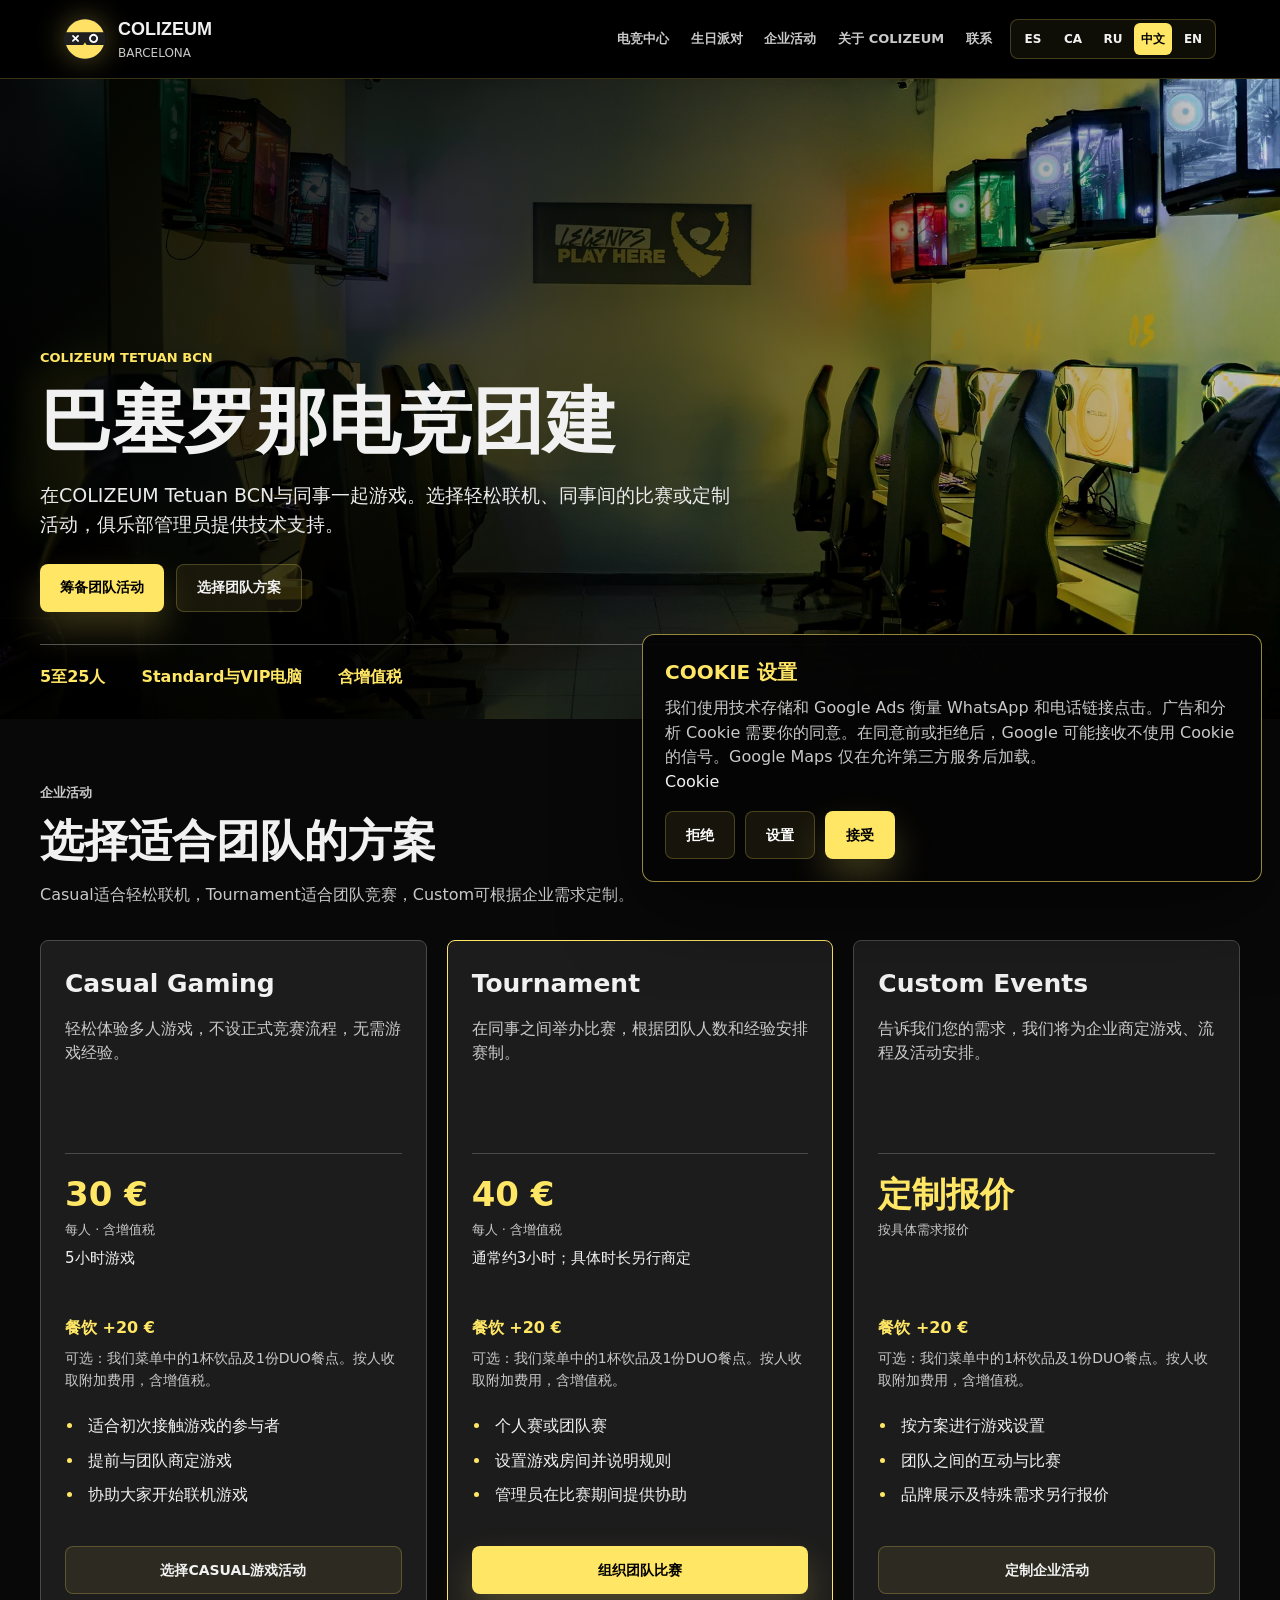
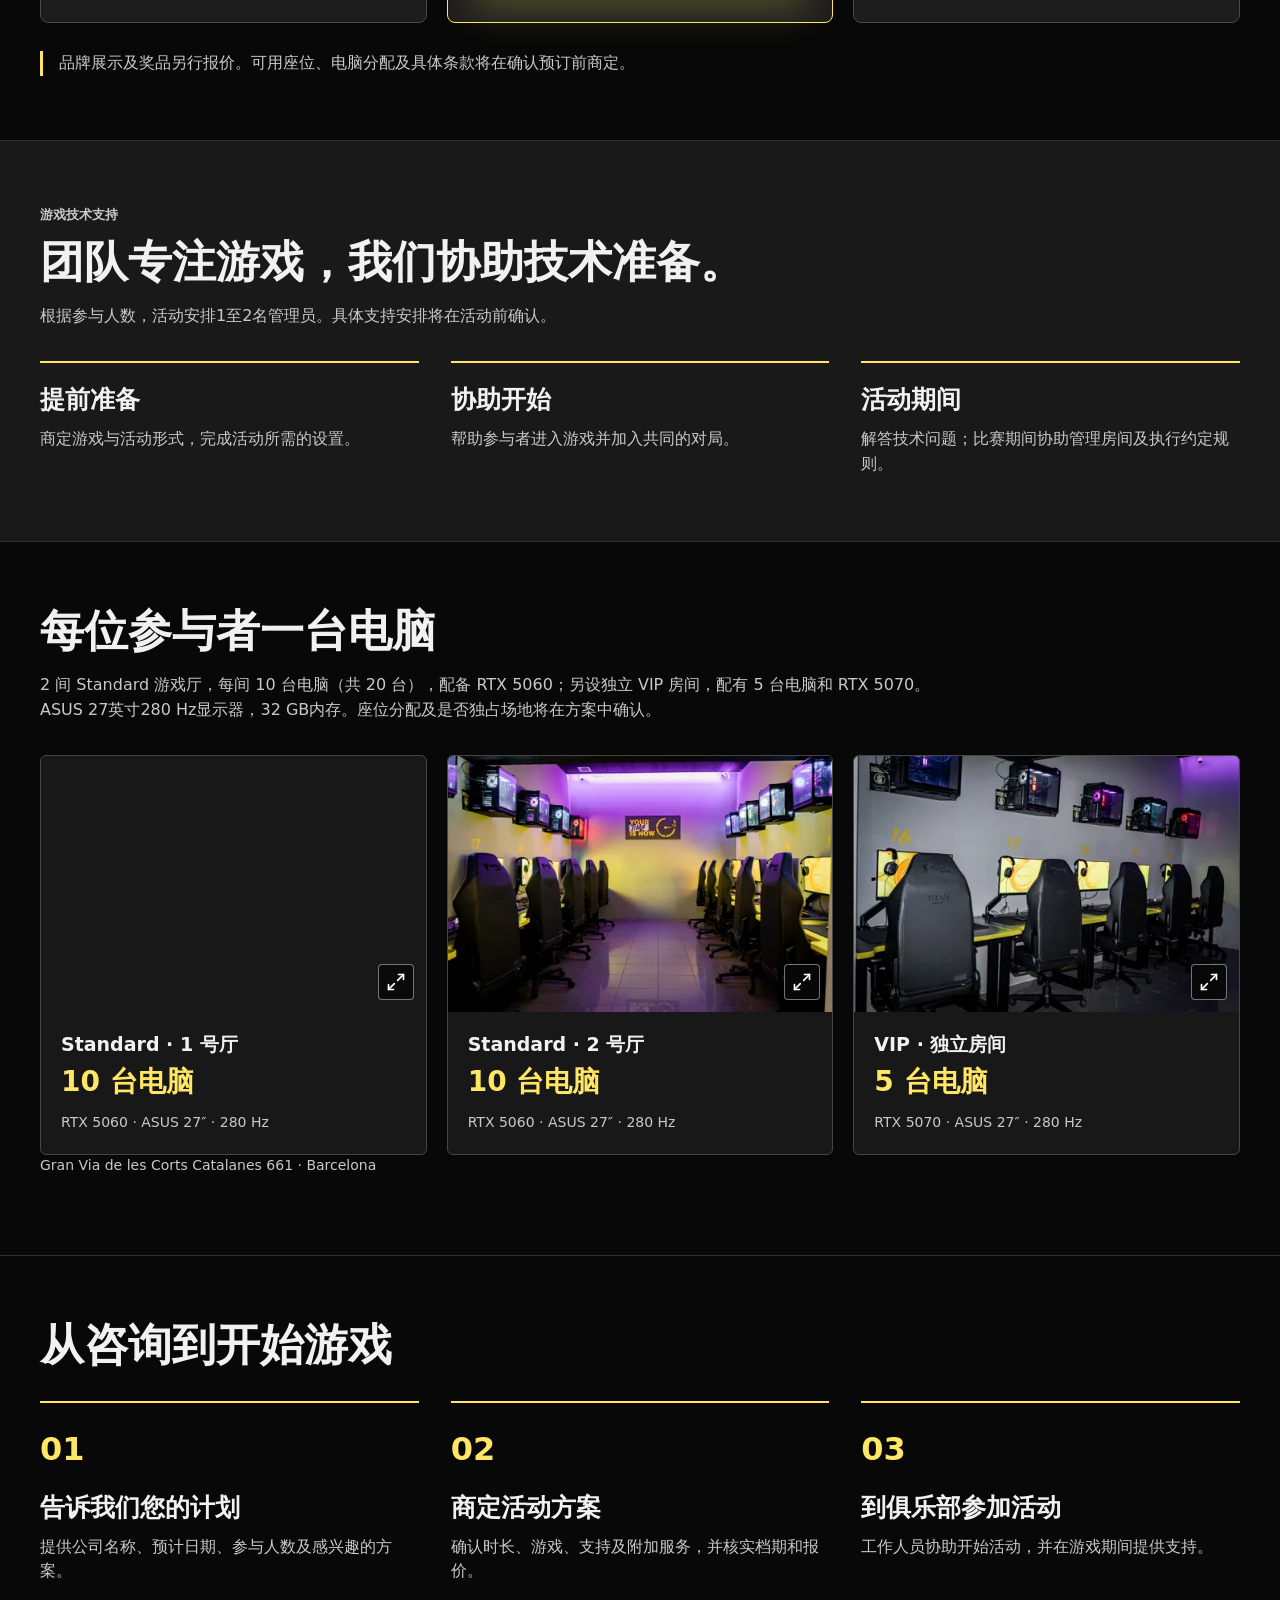
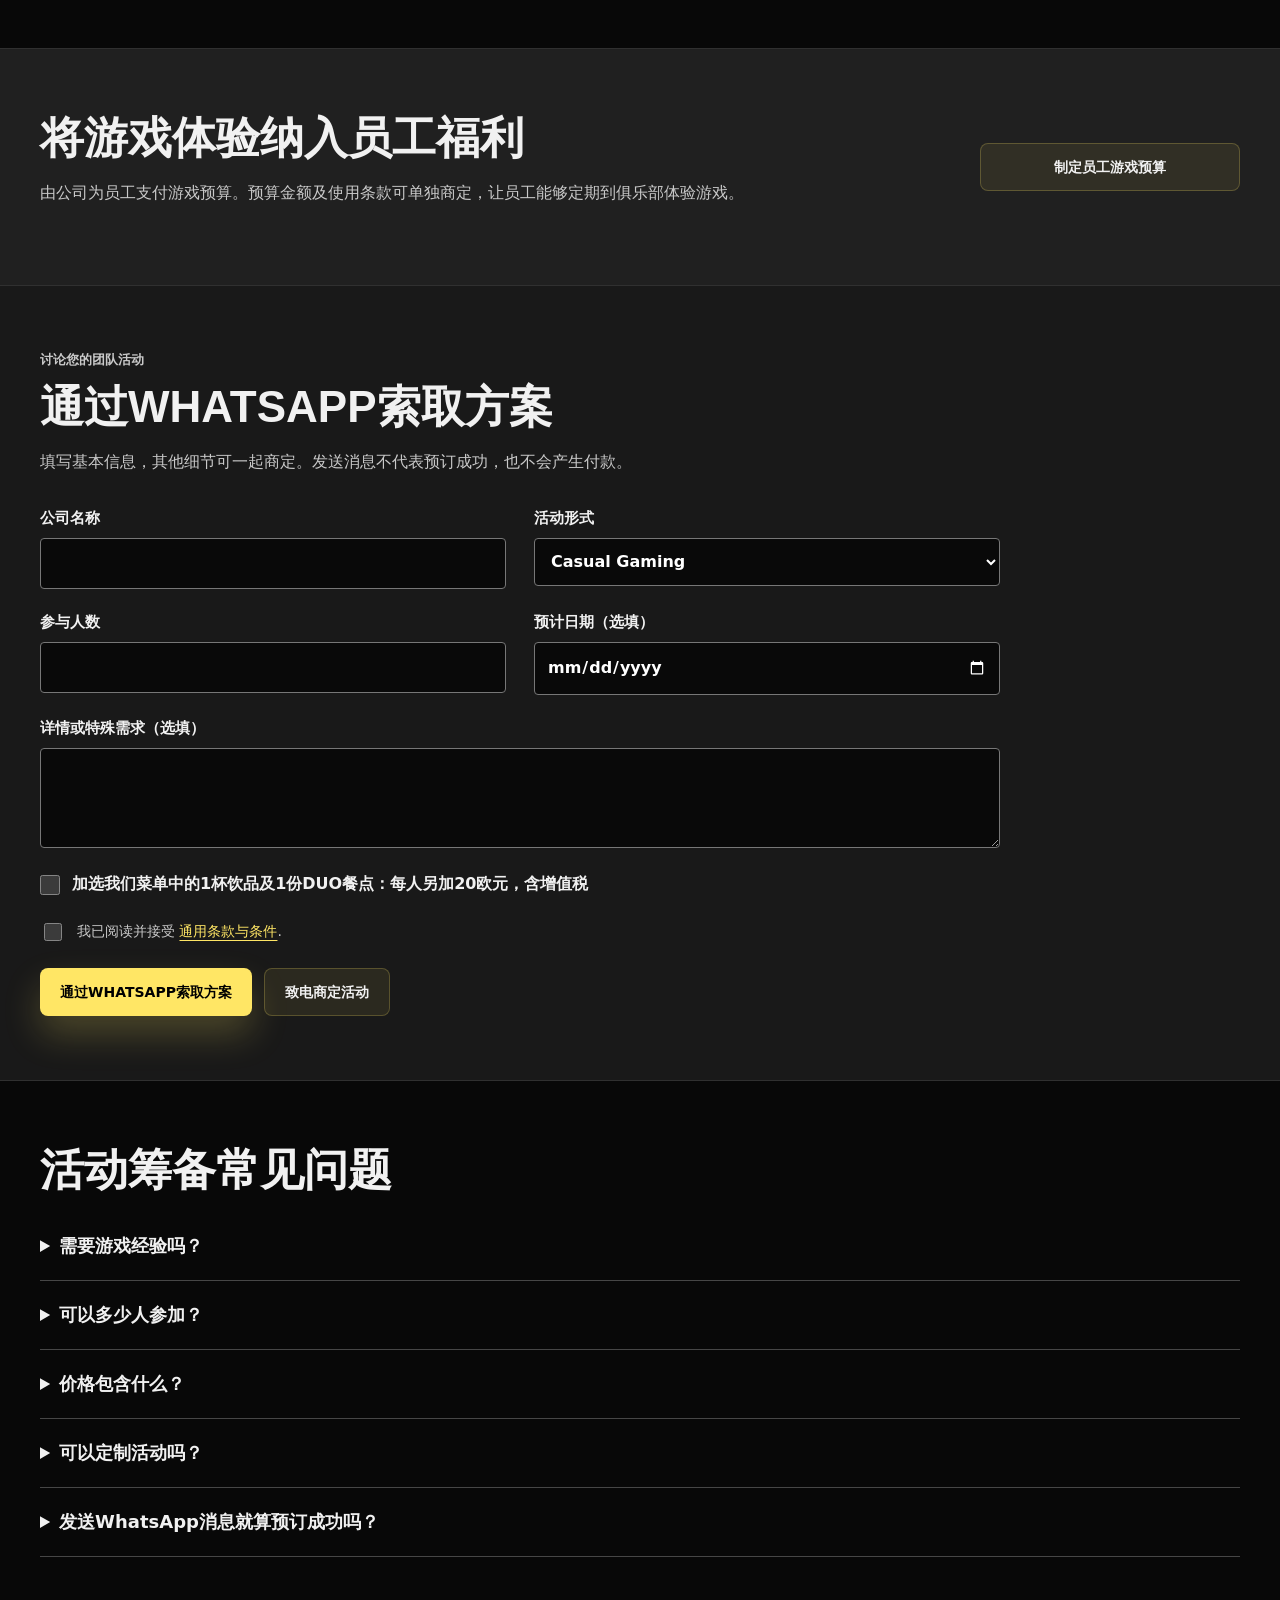
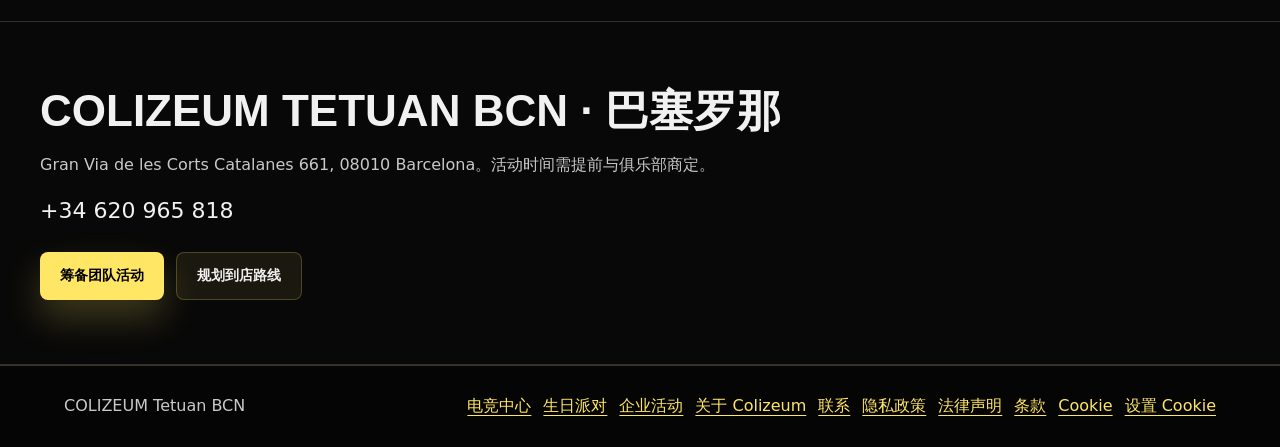
<file: zh/team-building-barcelona/index.html>
<!doctype html>
<html lang="zh-Hans">
<head>
  <meta charset="utf-8">
  <script src="/google-consent.js?v=20261111"></script>
    <script async src="https://www.googletagmanager.com/gtag/js?id=AW-17714465396"></script>
  <meta name="viewport" content="width=device-width, initial-scale=1, viewport-fit=cover">
  <title>巴塞罗那电竞团建与企业活动 | COLIZEUM</title>
  <meta name="description" content="巴塞罗那电竞团建，适合5至25人。Casual每人30欧元，Tournament每人40欧元。另加20欧元可选1杯饮品及1份DUO餐点，含增值税。">
  <meta name="robots" content="index, follow, max-image-preview:large">
  <link rel="canonical" href="https://colizeumbarcelona.com/zh/team-building-barcelona/">
  <link rel="alternate" hreflang="es" href="https://colizeumbarcelona.com/team-building-barcelona/">
  <link rel="alternate" hreflang="ca" href="https://colizeumbarcelona.com/ca/team-building-barcelona/">
  <link rel="alternate" hreflang="ru" href="https://colizeumbarcelona.com/ru/team-building-barcelona/">
  <link rel="alternate" hreflang="zh-Hans" href="https://colizeumbarcelona.com/zh/team-building-barcelona/">
  <link rel="alternate" hreflang="en" href="https://colizeumbarcelona.com/en/team-building-barcelona/">
  <link rel="alternate" hreflang="x-default" href="https://colizeumbarcelona.com/team-building-barcelona/">
  <meta property="og:type" content="website">
  <meta property="og:site_name" content="COLIZEUM Tetuan BCN">
  <meta property="og:locale" content="zh_CN">
  <meta property="og:title" content="巴塞罗那电竞团建与企业活动 | COLIZEUM">
  <meta property="og:description" content="巴塞罗那电竞团建，适合5至25人。Casual每人30欧元，Tournament每人40欧元。另加20欧元可选1杯饮品及1份DUO餐点，含增值税。">
  <meta property="og:url" content="https://colizeumbarcelona.com/zh/team-building-barcelona/">
  <meta property="og:image" content="https://colizeumbarcelona.com/assets/club/standard-1-1920.webp">
  <meta property="og:image:alt" content="巴塞罗那COLIZEUM Tetuan俱乐部的电竞电脑座位">
  <meta name="twitter:card" content="summary_large_image">
  <link rel="icon" href="/assets/colizeum-mark.svg" type="image/svg+xml">
  <link rel="preload" href="/assets/club/standard-1-1920.webp" as="image">
  <link rel="stylesheet" href="/styles.css?v=corporate-20261108">
  <link rel="stylesheet" href="/corporate.css?v=20261108-mobile">
  <link rel="stylesheet" href="/club-media.css?v=photos-20261125">
  <script type="application/ld+json">{"@context":"https://schema.org","@graph":[{"@type":"WebPage","@id":"https://colizeumbarcelona.com/zh/team-building-barcelona/#page","url":"https://colizeumbarcelona.com/zh/team-building-barcelona/","name":"巴塞罗那电竞团建","description":"巴塞罗那电竞团建，适合5至25人。Casual每人30欧元，Tournament每人40欧元。另加20欧元可选1杯饮品及1份DUO餐点，含增值税。","inLanguage":"zh-Hans","mainEntity":{"@id":"https://colizeumbarcelona.com/zh/team-building-barcelona/#service"},"breadcrumb":{"@id":"https://colizeumbarcelona.com/zh/team-building-barcelona/#breadcrumb"}},{"@type":"BreadcrumbList","@id":"https://colizeumbarcelona.com/zh/team-building-barcelona/#breadcrumb","itemListElement":[{"@type":"ListItem","position":1,"name":"COLIZEUM Barcelona","item":"https://colizeumbarcelona.com/"},{"@type":"ListItem","position":2,"name":"巴塞罗那电竞团建","item":"https://colizeumbarcelona.com/zh/team-building-barcelona/"}]},{"@type":"Service","@id":"https://colizeumbarcelona.com/zh/team-building-barcelona/#service","name":"巴塞罗那电竞团建","description":"巴塞罗那电竞团建，适合5至25人。Casual每人30欧元，Tournament每人40欧元。另加20欧元可选1杯饮品及1份DUO餐点，含增值税。","provider":{"@type":"LocalBusiness","name":"COLIZEUM Tetuan BCN","url":"https://colizeumbarcelona.com/","telephone":"+34620965818","address":{"@type":"PostalAddress","streetAddress":"Gran Via de les Corts Catalanes 661","postalCode":"08010","addressLocality":"Barcelona","addressCountry":"ES"}},"areaServed":{"@type":"City","name":"Barcelona"},"offers":[{"@type":"Offer","name":"Casual Gaming","description":"5小时游戏. 每人 · 含增值税. 加选我们菜单中的1杯饮品及1份DUO餐点：每人另加20欧元，含增值税","price":30,"priceCurrency":"EUR","url":"https://colizeumbarcelona.com/zh/team-building-barcelona/#formatos","priceSpecification":{"@type":"UnitPriceSpecification","price":30,"priceCurrency":"EUR","valueAddedTaxIncluded":true,"unitText":"每人 · 含增值税"},"eligibleQuantity":{"@type":"QuantitativeValue","minValue":5,"maxValue":25}},{"@type":"Offer","name":"Tournament","description":"通常约3小时；具体时长另行商定. 每人 · 含增值税. 加选我们菜单中的1杯饮品及1份DUO餐点：每人另加20欧元，含增值税","price":40,"priceCurrency":"EUR","url":"https://colizeumbarcelona.com/zh/team-building-barcelona/#formatos","priceSpecification":{"@type":"UnitPriceSpecification","price":40,"priceCurrency":"EUR","valueAddedTaxIncluded":true,"unitText":"每人 · 含增值税"},"eligibleQuantity":{"@type":"QuantitativeValue","minValue":5,"maxValue":25}}]}]}</script>
</head>
<body class="corporate-page" data-page="corporate" data-locale="zh">
  <header class="site-header">
    <a class="brand" href="/" aria-label="COLIZEUM Barcelona"><span class="brand-mark" aria-hidden="true"><img src="/assets/colizeum-mark.svg" alt="" width="42" height="42"></span><span><strong>COLIZEUM</strong><small>Barcelona</small></span></a>
    <div class="header-actions"><nav class="site-nav" id="site-nav" aria-label="COLIZEUM"><a href="/?lang=zh">电竞中心</a><a href="/zh/cumpleanos-gaming-barcelona/">生日派对</a><a href="/zh/team-building-barcelona/" aria-current="page">企业活动</a><a href="/sobre-colizeum/">关于 Colizeum</a><a href="/contacto/">联系</a></nav><nav class="language-switch" aria-label="语言"><a href="/team-building-barcelona/" data-lang="es" hreflang="es" aria-current="false">ES</a><a href="/ca/team-building-barcelona/" data-lang="ca" hreflang="ca" aria-current="false">CA</a><a href="/ru/team-building-barcelona/" data-lang="ru" hreflang="ru" aria-current="false">RU</a><a href="/zh/team-building-barcelona/" data-lang="zh" hreflang="zh-Hans" aria-current="page">中文</a><a href="/en/team-building-barcelona/" data-lang="en" hreflang="en" aria-current="false">EN</a></nav><button class="nav-toggle" type="button" aria-controls="site-nav" aria-expanded="false" aria-label="打开菜单"><span></span><span></span><span></span></button></div>
  </header>
  <main>
    <section class="corporate-hero">
      <img class="club-photo corporate-hero-photo" src="/assets/club/standard-1-960.webp" srcset="/assets/club/standard-1-480.webp 480w, /assets/club/standard-1-960.webp 960w, /assets/club/standard-1-1920.webp 1920w" sizes="100vw" width="960" height="640" alt="Standard · 1 号厅 · 10 台电脑" data-media-photo="standard-1" fetchpriority="high" decoding="async">
      <div class="corporate-hero-copy"><p class="eyebrow">COLIZEUM TETUAN BCN</p><h1>巴塞罗那电竞团建</h1><p class="corporate-intro">在COLIZEUM Tetuan BCN与同事一起游戏。选择轻松联机、同事间的比赛或定制活动，俱乐部管理员提供技术支持。</p><div class="corporate-actions"><a class="button primary" href="#propuesta">筹备团队活动</a><a class="button ghost" href="#formatos">选择团队方案</a></div></div>
      <ul class="corporate-facts"><li>5至25人</li><li>Standard与VIP电脑</li><li>含增值税</li></ul>
    </section>
    <section class="corporate-section" id="formatos">
      <div class="corporate-heading"><p class="eyebrow">企业活动</p><h2>选择适合团队的方案</h2><p>Casual适合轻松联机，Tournament适合团队竞赛，Custom可根据企业需求定制。</p></div>
      <div class="corporate-packages"><article class="corporate-package"><h3>Casual Gaming</h3><p class="corporate-package-description">轻松体验多人游戏，不设正式竞赛流程，无需游戏经验。</p><div class="corporate-price"><strong>30 €</strong><small>每人 · 含增值税</small><span>5小时游戏</span></div><p class="corporate-food-addon"><strong>餐饮 +20 €</strong><span>可选：我们菜单中的1杯饮品及1份DUO餐点。按人收取附加费用，含增值税。</span></p><ul><li>适合初次接触游戏的参与者</li><li>提前与团队商定游戏</li><li>协助大家开始联机游戏</li></ul><a class="button ghost" href="#propuesta" data-corporate-pick="casual">选择Casual游戏活动</a></article><article class="corporate-package featured"><h3>Tournament</h3><p class="corporate-package-description">在同事之间举办比赛，根据团队人数和经验安排赛制。</p><div class="corporate-price"><strong>40 €</strong><small>每人 · 含增值税</small><span>通常约3小时；具体时长另行商定</span></div><p class="corporate-food-addon"><strong>餐饮 +20 €</strong><span>可选：我们菜单中的1杯饮品及1份DUO餐点。按人收取附加费用，含增值税。</span></p><ul><li>个人赛或团队赛</li><li>设置游戏房间并说明规则</li><li>管理员在比赛期间提供协助</li></ul><a class="button primary" href="#propuesta" data-corporate-pick="tournament">组织团队比赛</a></article><article class="corporate-package"><h3>Custom Events</h3><p class="corporate-package-description">告诉我们您的需求，我们将为企业商定游戏、流程及活动安排。</p><div class="corporate-price"><strong>定制报价</strong><small>按具体需求报价</small></div><p class="corporate-food-addon"><strong>餐饮 +20 €</strong><span>可选：我们菜单中的1杯饮品及1份DUO餐点。按人收取附加费用，含增值税。</span></p><ul><li>按方案进行游戏设置</li><li>团队之间的互动与比赛</li><li>品牌展示及特殊需求另行报价</li></ul><a class="button ghost" href="#propuesta" data-corporate-pick="custom">定制企业活动</a></article></div>
      <p class="corporate-note">品牌展示及奖品另行报价。可用座位、电脑分配及具体条款将在确认预订前商定。</p>
    </section>
    <section class="corporate-section corporate-support"><div class="corporate-heading"><p class="eyebrow">游戏技术支持</p><h2>团队专注游戏，我们协助技术准备。</h2><p>根据参与人数，活动安排1至2名管理员。具体支持安排将在活动前确认。</p></div><ul class="corporate-points"><li><h3>提前准备</h3><p>商定游戏与活动形式，完成活动所需的设置。</p></li><li><h3>协助开始</h3><p>帮助参与者进入游戏并加入共同的对局。</p></li><li><h3>活动期间</h3><p>解答技术问题；比赛期间协助管理房间及执行约定规则。</p></li></ul></section>
    <section class="corporate-section"><div class="corporate-heading"><h2>每位参与者一台电脑</h2><p>2 间 Standard 游戏厅，每间 10 台电脑（共 20 台），配备 RTX 5060；另设独立 VIP 房间，配有 5 台电脑和 RTX 5070。ASUS 27英寸280 Hz显示器，32 GB内存。座位分配及是否独占场地将在方案中确认。</p></div><div class="club-room-grid"><figure class="club-room" data-room="standard-1"><a class="club-photo-link" href="/assets/club/standard-1-1920.webp" data-photo-open="standard-1" aria-label="放大照片: Standard · 1 号厅 · 10 台电脑"><img class="club-photo " src="/assets/club/standard-1-960.webp" srcset="/assets/club/standard-1-480.webp 480w, /assets/club/standard-1-960.webp 960w, /assets/club/standard-1-1920.webp 1920w" sizes="(max-width: 700px) 100vw, 33vw" width="960" height="640" alt="Standard · 1 号厅 · 10 台电脑" data-media-photo="standard-1" loading="lazy" decoding="async"><span class="club-expand" aria-hidden="true"><img class="club-icon" src="/assets/icons/expand.svg" alt="" width="20" height="20"></span></a><figcaption><div class="club-room-title"><h3 data-media-label="names.0">Standard · 1 号厅</h3><strong data-media-label="seats.0">10 台电脑</strong></div><p data-media-label="specs.0">RTX 5060 · ASUS 27″ · 280 Hz</p></figcaption></figure><figure class="club-room" data-room="standard-2"><a class="club-photo-link" href="/assets/club/standard-2-1920.webp" data-photo-open="standard-2" aria-label="放大照片: Standard · 2 号厅 · 10 台电脑"><img class="club-photo " src="/assets/club/standard-2-960.webp" srcset="/assets/club/standard-2-480.webp 480w, /assets/club/standard-2-960.webp 960w, /assets/club/standard-2-1920.webp 1920w" sizes="(max-width: 700px) 100vw, 33vw" width="960" height="640" alt="Standard · 2 号厅 · 10 台电脑" data-media-photo="standard-2" loading="lazy" decoding="async"><span class="club-expand" aria-hidden="true"><img class="club-icon" src="/assets/icons/expand.svg" alt="" width="20" height="20"></span></a><figcaption><div class="club-room-title"><h3 data-media-label="names.1">Standard · 2 号厅</h3><strong data-media-label="seats.1">10 台电脑</strong></div><p data-media-label="specs.1">RTX 5060 · ASUS 27″ · 280 Hz</p></figcaption></figure><figure class="club-room" data-room="vip"><a class="club-photo-link" href="/assets/club/vip-1920.webp" data-photo-open="vip" aria-label="放大照片: VIP · 独立房间 · 5 台电脑"><img class="club-photo " src="/assets/club/vip-960.webp" srcset="/assets/club/vip-480.webp 480w, /assets/club/vip-960.webp 960w, /assets/club/vip-1920.webp 1920w" sizes="(max-width: 700px) 100vw, 33vw" width="960" height="640" alt="VIP · 独立房间 · 5 台电脑" data-media-photo="vip" loading="lazy" decoding="async"><span class="club-expand" aria-hidden="true"><img class="club-icon" src="/assets/icons/expand.svg" alt="" width="20" height="20"></span></a><figcaption><div class="club-room-title"><h3 data-media-label="names.2">VIP · 独立房间</h3><strong data-media-label="seats.2">5 台电脑</strong></div><p data-media-label="specs.2">RTX 5070 · ASUS 27″ · 280 Hz</p></figcaption></figure></div><p class="corporate-address">Gran Via de les Corts Catalanes 661 · Barcelona</p></section>
    <section class="corporate-section"><div class="corporate-heading"><h2>从咨询到开始游戏</h2></div><ol class="corporate-points"><li><h3>告诉我们您的计划</h3><p>提供公司名称、预计日期、参与人数及感兴趣的方案。</p></li><li><h3>商定活动方案</h3><p>确认时长、游戏、支持及附加服务，并核实档期和报价。</p></li><li><h3>到俱乐部参加活动</h3><p>工作人员协助开始活动，并在游戏期间提供支持。</p></li></ol></section>
    <section class="corporate-section corporate-benefit"><div><h2>将游戏体验纳入员工福利</h2><p>由公司为员工支付游戏预算。预算金额及使用条款可单独商定，让员工能够定期到俱乐部体验游戏。</p></div><a class="button ghost" href="#propuesta" data-corporate-pick="benefit">制定员工游戏预算</a></section>
    <section class="corporate-section corporate-request" id="propuesta">
      <div class="corporate-heading"><p class="eyebrow">讨论您的团队活动</p><h2>通过WhatsApp索取方案</h2><p>填写基本信息，其他细节可一起商定。发送消息不代表预订成功，也不会产生付款。</p></div>
      <form data-corporate-form>
        <div class="corporate-fields">
          <label>公司名称<input type="text" name="company" autocomplete="organization" maxlength="120" required></label>
          <label>活动形式<select name="format"><option value="casual">Casual Gaming</option><option value="tournament">Tournament</option><option value="custom">Custom Events</option><option value="benefit">员工福利方案</option></select></label>
          <label>参与人数<input type="number" name="people" min="5" max="25" step="1" inputmode="numeric" required></label>
          <label>预计日期（选填）<input type="date" name="date"></label>
          <label class="corporate-wide">详情或特殊需求（选填）<textarea name="note" rows="3" maxlength="1000"></textarea></label>
        </div>
        <label class="corporate-food-choice"><input type="checkbox" name="food"><span>加选我们菜单中的1杯饮品及1份DUO餐点：每人另加20欧元，含增值税</span></label>
        <label class="terms-consent"><input type="checkbox" id="terms-consent"><span>我已阅读并接受 <a href="/#terms">通用条款与条件</a>.</span></label>
        <div class="corporate-actions"><a class="button primary terms-required" href="https://wa.me/34620965818?text=%E6%82%A8%E5%A5%BD%EF%BC%81%E6%88%91%E6%83%B3%E4%B8%BA%E5%85%AC%E5%8F%B8%E5%92%A8%E8%AF%A2COLIZEUM%20Tetuan%20BCN%E7%9A%84%E4%BC%81%E4%B8%9A%E6%B4%BB%E5%8A%A8%E6%96%B9%E6%A1%88%E3%80%82" data-corporate-send>通过WhatsApp索取方案</a><a class="button ghost" href="tel:+34620965818">致电商定活动</a></div>
      </form>
    </section>
    <section class="corporate-section corporate-faq"><h2>活动筹备常见问题</h2><details><summary>需要游戏经验吗？</summary><p>Casual方案无需游戏经验。我们会根据参与者的经验商定游戏与活动形式，管理员将协助开始游戏。</p></details><details><summary>可以多少人参加？</summary><p>5至25人。俱乐部共有20台Standard和5台VIP电脑，具体座位安排需根据档期确认。</p></details><details><summary>价格包含什么？</summary><p>Casual Gaming为5小时，每人30欧元。Tournament每人40欧元，通常约3小时，具体时长另行商定。基础价格不含餐饮，所有活动形式（包括Custom）均可每人另加20欧元，享用我们菜单中的1杯饮品及1份DUO餐点。所有价格均含增值税，品牌展示及奖品另行报价。</p></details><details><summary>可以定制活动吗？</summary><p>可以。Custom Events可商定游戏、活动安排、品牌展示及其他需求。附加服务及可行性需与俱乐部确认。</p></details><details><summary>发送WhatsApp消息就算预订成功吗？</summary><p>不是。需由俱乐部确认档期、报价和预订条款。</p></details></section>
    <section class="corporate-section corporate-location"><h2>COLIZEUM Tetuan BCN · 巴塞罗那</h2><p>Gran Via de les Corts Catalanes 661, 08010 Barcelona。活动时间需提前与俱乐部商定。</p><address><a href="tel:+34620965818">+34 620 965 818</a></address><div class="corporate-actions"><a class="button primary" href="#propuesta">筹备团队活动</a><a class="button ghost" href="/contacto/">规划到店路线</a></div></section>
  </main>
  <footer class="site-footer"><span>COLIZEUM Tetuan BCN</span><nav class="footer-legal" aria-label="COLIZEUM"><a href="/?lang=zh">电竞中心</a><a href="/zh/cumpleanos-gaming-barcelona/">生日派对</a><a href="/zh/team-building-barcelona/" aria-current="page">企业活动</a><a href="/sobre-colizeum/">关于 Colizeum</a><a href="/contacto/">联系</a><a href="/#privacy">隐私政策</a><a href="/#legal-notice">法律声明</a><a href="/#terms">条款</a><a href="/#cookies">Cookie</a><button type="button" data-cookie-open>设置 Cookie</button></nav></footer>
  <div class="corporate-mobile-bar" hidden><span>企业团建活动</span><a class="button primary" href="#propuesta">筹备团队活动</a></div>
  <div class="cookie-banner" data-cookie-banner role="dialog" aria-modal="true" aria-labelledby="cookie-title" hidden><div class="cookie-copy"><strong id="cookie-title">Cookie 设置</strong><p>我们使用技术存储和 Google Ads 衡量 WhatsApp 和电话链接点击。广告和分析 Cookie 需要你的同意。在同意前或拒绝后，Google 可能接收不使用 Cookie 的信号。Google Maps 仅在允许第三方服务后加载。</p><a href="/?lang=zh#cookies">Cookie</a></div><div class="cookie-actions"><button type="button" class="button ghost" data-cookie-reject>拒绝</button><button type="button" class="button ghost" data-cookie-config>设置</button><button type="button" class="button primary" data-cookie-accept>接受</button></div><form class="cookie-panel" data-cookie-panel hidden><label><input type="checkbox" checked disabled><span>必要技术 Cookie</span></label><label><input type="checkbox" name="preferences"><span>偏好</span></label><label><input type="checkbox" name="analytics"><span>分析</span></label><label><input type="checkbox" name="marketing"><span>广告：Google Ads</span></label><label><input type="checkbox" name="thirdParty"><span>第三方：Google Maps</span></label><button type="button" class="button ghost" data-cookie-save>保存选择</button></form></div>
  <script type="application/json" id="corporate-config">{"message":"您好！我想为公司咨询COLIZEUM Tetuan BCN的企业活动方案。","labels":["公司","方案","参与人数","预计日期","需求"],"formats":[{"id":"casual","name":"Casual Gaming","price":30,"duration":"5小时游戏"},{"id":"tournament","name":"Tournament","price":40,"duration":"通常约3小时；具体时长另行商定"},{"id":"custom","name":"Custom Events"},{"id":"benefit","name":"员工福利方案"}],"food":{"label":"餐饮","selected":"加选我们菜单中的1杯饮品及1份DUO餐点：每人另加20欧元，含增值税","none":"不加选餐饮","price":20}}</script>
  <script src="/corporate.js?v=20261108-food"></script>
  <script src="/script.js?v=hours-rooms-20261125"></script>
  <script src="/google-ads.js?v=packages-photos-20261125"></script>
  <script type="module" src="/club-media.js?v=photos-20261125"></script>
</body>
</html>
</file>
<file: styles.css>
:root {
  color-scheme: dark;
  --bg: #000;
  --panel: #1f1f1f;
  --panel-2: #2b2b2b;
  --dark: #202020;
  --text: #f1f1f1;
  --muted: #c9c9c9;
  --soft: #ececec;
  --yellow: #ffe665;
  --yellow-2: #ffe97c;
  --yellow-3: #fcdf3b;
  --line: rgba(255, 230, 101, 0.22);
  --shadow: 0 24px 80px rgba(0, 0, 0, 0.5);
  --header-height: 92px;
}

* {
  box-sizing: border-box;
}

html {
  scroll-behavior: smooth;
  scroll-padding-top: calc(var(--header-height) + 16px);
  overflow-x: clip;
}

body {
  position: relative;
  margin: 0;
  background:
    linear-gradient(135deg, rgba(255, 230, 101, 0.08), transparent 26rem),
    radial-gradient(circle at 90% 8%, rgba(252, 223, 59, 0.12), transparent 23rem),
    var(--bg);
  color: var(--text);
  font-family: Mazzard, Inter, ui-sans-serif, system-ui, -apple-system, BlinkMacSystemFont, "Segoe UI", sans-serif;
  line-height: 1.55;
}

body::before {
  content: "× ○ × ○ × ○ × ○ × ○";
  position: fixed;
  inset: 92px -12vw auto auto;
  z-index: -1;
  width: 70vw;
  color: rgba(255, 230, 101, 0.08);
  font-family: "TT Squares", Mazzard, monospace;
  font-size: clamp(42px, 6vw, 110px);
  font-weight: 900;
  letter-spacing: 18px;
  line-height: 1.35;
  word-spacing: 18px;
  transform: rotate(-12deg);
  pointer-events: none;
}

a {
  color: inherit;
  text-decoration: none;
}

img {
  display: block;
  max-width: 100%;
}

.site-header {
  position: sticky;
  z-index: 20;
  top: 0;
  right: 0;
  left: 0;
  display: flex;
  align-items: center;
  justify-content: space-between;
  min-height: 76px;
  padding: calc(16px + env(safe-area-inset-top, 0px)) max(20px, 5vw, env(safe-area-inset-right, 0px)) 16px max(20px, 5vw, env(safe-area-inset-left, 0px));
  border-bottom: 1px solid var(--line);
  background: #000;
}

.brand {
  display: inline-flex;
  align-items: center;
  gap: 12px;
  min-width: 0;
}

.brand-mark {
  display: block;
  width: 42px;
  height: 42px;
  border-radius: 50%;
  box-shadow: 0 0 28px rgba(255, 230, 101, 0.32);
  flex: 0 0 auto;
}

.brand-mark img {
  width: 100%;
  height: 100%;
}

.brand strong,
.brand small {
  display: block;
}

.brand strong {
  font-family: "TT Squares", Mazzard, sans-serif;
  font-size: 18px;
  letter-spacing: 0;
}

.brand small {
  color: var(--muted);
  font-size: 12px;
  text-transform: uppercase;
}

.header-actions {
  display: flex;
  align-items: center;
  gap: 18px;
}

.site-nav {
  display: flex;
  align-items: center;
  gap: clamp(14px, 1.7vw, 28px);
  color: var(--muted);
  font-size: 13px;
  font-weight: 800;
  text-transform: uppercase;
}

.site-nav a {
  transition: color 160ms ease;
}

.site-nav a:hover {
  color: var(--yellow);
}

.language-switch {
  display: inline-grid;
  grid-template-columns: repeat(4, minmax(34px, 1fr));
  gap: 2px;
  padding: 3px;
  border: 1px solid var(--line);
  border-radius: 8px;
  background: rgba(255, 230, 101, 0.06);
}

.language-switch button {
  min-width: 34px;
  min-height: 32px;
  padding: 0 8px;
  border: 0;
  border-radius: 6px;
  background: transparent;
  color: var(--muted);
  cursor: pointer;
  font: inherit;
  font-size: 12px;
  font-weight: 900;
  letter-spacing: 0;
  text-transform: uppercase;
}

.language-switch button[aria-pressed="true"] {
  background: var(--yellow);
  color: #000;
  box-shadow: 0 0 22px rgba(255, 230, 101, 0.28);
}

.nav-toggle {
  display: none;
  width: 42px;
  height: 42px;
  padding: 9px;
  border: 1px solid var(--line);
  border-radius: 8px;
  background: rgba(255, 230, 101, 0.08);
}

.nav-toggle span {
  display: block;
  height: 2px;
  margin: 5px 0;
  background: var(--text);
}

.hero {
  position: relative;
  min-height: calc(92svh - var(--header-height));
  overflow: hidden;
  display: grid;
  align-items: end;
  padding: 80px clamp(20px, 5vw, 72px) 40px;
}

.hero-media,
.hero-media::after {
  position: absolute;
  inset: 0;
}

.hero-media {
  background:
    linear-gradient(90deg, rgba(0, 0, 0, 0.98) 0%, rgba(0, 0, 0, 0.76) 42%, rgba(0, 0, 0, 0.18) 100%),
    linear-gradient(0deg, rgba(0, 0, 0, 0.98) 0%, rgba(0, 0, 0, 0.12) 58%),
    url("assets/club/standard-2-1920.webp") center right / cover no-repeat;
  filter: saturate(0.94);
}

.hero-media::after {
  content: none;
  background-image:
    radial-gradient(circle at 18px 18px, rgba(255, 230, 101, 0.24) 0 2px, transparent 3px),
    linear-gradient(90deg, rgba(255, 230, 101, 0.08) 1px, transparent 1px);
  background-size: 56px 56px, 56px 56px;
  mask-image: linear-gradient(to bottom, rgba(0, 0, 0, 0.8), transparent 70%);
}

.hero-copy {
  position: relative;
  z-index: 1;
  width: min(720px, 100%);
}

.eyebrow {
  margin: 0 0 12px;
  color: var(--yellow);
  font-size: 13px;
  font-weight: 900;
  letter-spacing: 0;
  text-transform: uppercase;
}

h1,
h2,
h3,
p {
  margin-top: 0;
}

h1,
h2 {
  font-family: Impact, "Arial Black", Druk, Mazzard, sans-serif;
  letter-spacing: 0;
  text-transform: uppercase;
}

h1 {
  max-width: 700px;
  margin-bottom: 18px;
  font-size: clamp(54px, 10vw, 112px);
  line-height: 0.92;
}

h2 {
  margin-bottom: 18px;
  font-size: clamp(32px, 5vw, 58px);
  line-height: 1;
}

h3 {
  margin-bottom: 10px;
  font-size: 23px;
  line-height: 1.1;
}

.hero-copy p:not(.eyebrow) {
  max-width: 620px;
  color: #e8e8e8;
  font-size: clamp(17px, 2vw, 22px);
}

.hero-actions,
.contact-links,
.app-badges {
  display: flex;
  flex-wrap: wrap;
  gap: 12px;
  margin-top: 28px;
}

.button,
.contact-links a,
.app-badges a {
  display: inline-flex;
  align-items: center;
  justify-content: center;
  min-height: 46px;
  padding: 0 22px;
  border-radius: 8px;
  font-size: 14px;
  font-weight: 900;
  text-transform: uppercase;
}

.button.primary {
  background: var(--yellow);
  color: #000;
  box-shadow: 0 18px 36px rgba(255, 230, 101, 0.22);
}

.button.ghost,
.contact-links a,
.app-badges a {
  border: 1px solid var(--line);
  background: rgba(255, 230, 101, 0.08);
}

.contact-links a[aria-disabled="true"] {
  opacity: 0.5;
  cursor: not-allowed;
}

.hero-stats {
  position: relative;
  z-index: 1;
  display: grid;
  grid-template-columns: repeat(3, minmax(0, 1fr));
  gap: 1px;
  width: min(820px, 100%);
  margin-top: 66px;
  overflow: hidden;
  border: 1px solid var(--line);
  border-radius: 8px;
  background: var(--line);
}

.hero-stats div {
  min-height: 104px;
  padding: 20px;
  background: rgba(31, 31, 31, 0.86);
}

.hero-stats strong,
.hero-stats span {
  display: block;
}

.hero-stats strong {
  color: var(--yellow);
  font-size: clamp(24px, 3vw, 34px);
  line-height: 1;
}

.hero-stats span {
  margin-top: 8px;
  color: var(--muted);
  font-size: 13px;
  text-transform: uppercase;
}

.section {
  padding: clamp(72px, 9vw, 124px) clamp(20px, 5vw, 72px);
}

.section-head {
  width: min(820px, 100%);
  margin-bottom: 34px;
}

.pricing-tables,
.equipment-summary,
.keyword-grid,
.offer-row {
  display: grid;
  gap: 18px;
}

.pricing-tables {
  grid-template-columns: repeat(2, minmax(0, 1fr));
}

.price-table,
.equipment-summary article,
.keyword-grid article,
.offer-row article {
  padding: 28px;
  border: 1px solid var(--line);
  border-radius: 12px;
  background:
    linear-gradient(145deg, rgba(255, 230, 101, 0.08), transparent 48%),
    linear-gradient(145deg, rgba(43, 43, 43, 0.98), rgba(31, 31, 31, 0.98));
  box-shadow: var(--shadow);
}

.price-table.featured,
.featured-offer {
  border-color: rgba(255, 230, 101, 0.72);
  background:
    linear-gradient(145deg, rgba(255, 230, 101, 0.18), transparent 55%),
    var(--panel);
}

.price-table-head,
.equipment-summary {
  align-items: stretch;
}

.price-table-head {
  display: flex;
  align-items: baseline;
  justify-content: space-between;
  gap: 14px;
  margin-bottom: 18px;
}

.price-table-head span,
.equipment-summary span {
  color: var(--yellow);
  font-size: 12px;
  font-weight: 900;
  text-transform: uppercase;
}

.price-table-head strong {
  color: var(--yellow);
  font-size: 22px;
  font-weight: 900;
}

.price-table table,
.equipment-table {
  width: 100%;
  border-collapse: collapse;
}

.price-table th,
.price-table td,
.equipment-table th,
.equipment-table td {
  padding: 15px 12px;
  border-bottom: 1px solid rgba(255, 230, 101, 0.18);
  text-align: left;
  vertical-align: top;
}

.price-table thead th,
.equipment-table thead th {
  color: #fff;
  font-size: 13px;
  text-transform: uppercase;
}

.price-table tbody th,
.equipment-table tbody th {
  color: var(--muted);
  font-weight: 700;
}

.price-table td {
  color: var(--yellow);
  font-family: "TT Squares", Mazzard, monospace;
  font-size: 24px;
  font-weight: 900;
}

.price-table small {
  color: var(--yellow-2);
  font-size: 11px;
}

.night-prices {
  display: flex;
  flex-wrap: wrap;
  gap: 12px;
  align-items: center;
  margin-top: 18px;
  padding: 20px 24px;
  border: 1px solid rgba(255, 230, 101, 0.38);
  border-radius: 12px;
  background: rgba(255, 230, 101, 0.08);
}

.night-prices strong {
  color: var(--yellow);
  font-size: 24px;
  text-transform: uppercase;
}

.night-prices span {
  color: #e9edf5;
}

.arena {
  display: grid;
  grid-template-columns: minmax(0, 1.1fr) minmax(320px, 0.9fr);
  gap: clamp(28px, 5vw, 72px);
  align-items: center;
  background: #111;
}

.arena-visual {
  overflow: hidden;
  border: 1px solid var(--line);
  border-radius: 12px;
  box-shadow: var(--shadow);
}

.arena-visual img {
  aspect-ratio: 16 / 10;
  object-fit: cover;
  filter: saturate(0.95) contrast(1.08);
}

.check-list {
  display: grid;
  gap: 12px;
  margin: 28px 0 0;
  padding: 0;
  list-style: none;
}

.check-list li {
  position: relative;
  padding-left: 28px;
  color: #dfe5ef;
}

.check-list li::before {
  content: "×";
  position: absolute;
  top: 0;
  left: 0;
  color: var(--yellow);
  font-weight: 900;
}

.seo-focus {
  background:
    linear-gradient(135deg, rgba(255, 230, 101, 0.1), transparent 32%),
    #000;
}

.seo-focus .section-head p:last-child {
  max-width: 920px;
}

.keyword-grid {
  grid-template-columns: minmax(0, 0.9fr) minmax(320px, 1.1fr);
}

.keyword-grid article {
  min-height: 220px;
}

.keyword-tags {
  display: flex;
  flex-wrap: wrap;
  gap: 10px;
  margin-top: 20px;
}

.keyword-tags span {
  display: inline-flex;
  min-height: 38px;
  align-items: center;
  padding: 0 14px;
  border: 1px solid rgba(255, 230, 101, 0.36);
  border-radius: 8px;
  background: rgba(255, 230, 101, 0.1);
  color: var(--text);
  font-size: 14px;
  font-weight: 800;
  text-transform: lowercase;
}

.equipment-summary {
  grid-template-columns: repeat(2, minmax(0, 1fr));
  margin-bottom: 18px;
}

.equipment-summary strong {
  display: block;
  margin: 6px 0 8px;
  color: var(--yellow);
  font-family: "TT Squares", Mazzard, monospace;
  font-size: 32px;
  line-height: 1;
}

.equipment-table-wrap {
  overflow-x: auto;
  border: 1px solid var(--line);
  border-radius: 12px;
  background: rgba(31, 31, 31, 0.9);
  box-shadow: var(--shadow);
}

.equipment-table {
  min-width: 760px;
}

.equipment-table th,
.equipment-table td {
  padding: 18px;
}

.equipment-table td {
  color: #f1f4fa;
  font-size: 18px;
}

.equipment-summary p,
.offer-row p,
.arena-copy p,
.seo-focus p,
.mobile-app p,
.contact p {
  color: var(--muted);
}

.offers {
  background:
    linear-gradient(135deg, rgba(255, 230, 101, 0.1), transparent 34%),
    #080808;
}

.offer-row {
  grid-template-columns: repeat(3, minmax(0, 1fr));
}

.birthday-preview {
  background:
    linear-gradient(135deg, rgba(255, 230, 101, 0.12), transparent 34%),
    #111;
}

.page-main {
  padding-top: 0;
}

.page-hero {
  min-height: 58vh;
  display: grid;
  align-items: end;
  padding: 150px clamp(20px, 5vw, 72px) 58px;
  background:
    linear-gradient(90deg, rgba(0, 0, 0, 0.96), rgba(0, 0, 0, 0.52)),
    linear-gradient(135deg, rgba(255, 230, 101, 0.18), transparent 44%),
    url("assets/barcelona-club-photo.png") center right / cover no-repeat;
}

.page-hero.alt-bg {
  background:
    linear-gradient(90deg, rgba(0, 0, 0, 0.98), rgba(0, 0, 0, 0.58)),
    linear-gradient(135deg, rgba(255, 230, 101, 0.16), transparent 44%),
    #111;
}

.page-hero-content {
  width: min(860px, 100%);
}

.page-hero p:not(.eyebrow) {
  max-width: 720px;
  color: #e8e8e8;
  font-size: clamp(17px, 2vw, 22px);
}

.content-grid,
.info-cards {
  display: grid;
  gap: 18px;
}

.content-grid {
  grid-template-columns: minmax(0, 1fr) minmax(280px, 0.56fr);
  align-items: start;
}

.content-panel,
.info-cards article {
  padding: 28px;
  border: 1px solid var(--line);
  border-radius: 12px;
  background:
    linear-gradient(145deg, rgba(255, 230, 101, 0.08), transparent 48%),
    rgba(31, 31, 31, 0.94);
  box-shadow: var(--shadow);
}

.content-panel p,
.content-panel li,
.info-cards p,
.info-cards li {
  color: var(--muted);
}

.content-panel h2,
.info-cards h2 {
  font-size: clamp(30px, 4vw, 48px);
}

.info-cards {
  grid-template-columns: repeat(3, minmax(0, 1fr));
}

.link-row {
  display: flex;
  flex-wrap: wrap;
  gap: 12px;
  margin-top: 28px;
}

.plain-list {
  display: grid;
  gap: 10px;
  margin: 18px 0 0;
  padding-left: 18px;
}

.contact-details {
  display: grid;
  gap: 10px;
  margin-top: 20px;
  color: var(--muted);
}

.contact-details strong {
  color: var(--text);
}

.mobile-app {
  position: relative;
  display: grid;
  grid-template-columns: minmax(0, 0.95fr) minmax(320px, 0.7fr);
  gap: clamp(26px, 6vw, 88px);
  align-items: center;
  overflow: hidden;
  background:
    radial-gradient(circle at 80% 50%, rgba(255, 230, 101, 0.18), transparent 22rem),
    var(--panel);
}

.mobile-app::before {
  content: "× ○ × ○ × ○";
  position: absolute;
  right: 4vw;
  bottom: 24px;
  color: rgba(255, 230, 101, 0.11);
  font-family: "TT Squares", Mazzard, monospace;
  font-size: clamp(46px, 8vw, 130px);
  font-weight: 900;
  letter-spacing: 14px;
  pointer-events: none;
}

.app-copy {
  position: relative;
  z-index: 1;
}

.app-badges a {
  flex-direction: column;
  align-items: flex-start;
  min-width: 164px;
  min-height: 58px;
  padding: 8px 18px;
  line-height: 1.1;
}

.app-badges a:hover {
  border-color: rgba(255, 230, 101, 0.7);
  background: rgba(255, 230, 101, 0.14);
}

.app-badges small {
  color: var(--muted);
  font-size: 10px;
  font-weight: 700;
  text-transform: none;
}

.phone-mockup {
  position: relative;
  z-index: 1;
  width: min(320px, 100%);
  justify-self: center;
  padding: 14px;
  border: 1px solid rgba(255, 230, 101, 0.34);
  border-radius: 34px;
  background: #050505;
  box-shadow: var(--shadow);
}

.phone-screen {
  min-height: 560px;
  display: grid;
  align-content: start;
  gap: 18px;
  padding: 34px 22px;
  border-radius: 24px;
  background:
    linear-gradient(180deg, rgba(255, 230, 101, 0.16), transparent 38%),
    #101010;
}

.phone-logo {
  color: var(--yellow);
  font-family: "TT Squares", Mazzard, sans-serif;
  font-size: 18px;
  font-weight: 900;
}

.phone-screen strong {
  margin-top: 42px;
  font-size: 28px;
  line-height: 1;
  text-transform: uppercase;
}

.phone-balance,
.phone-pill {
  border-radius: 12px;
  background: var(--yellow);
  color: #000;
  font-weight: 900;
}

.phone-balance {
  padding: 18px;
  font-family: "TT Squares", Mazzard, monospace;
  font-size: 24px;
}

.phone-line {
  height: 8px;
  width: 72%;
  margin: 18px 0;
  border-radius: 99px;
  background: rgba(255, 230, 101, 0.22);
}

.phone-pill {
  padding: 14px 16px;
}

.contact {
  display: grid;
  grid-template-columns: minmax(0, 0.9fr) minmax(320px, 1.1fr);
  gap: clamp(26px, 6vw, 78px);
  align-items: stretch;
}

.terms-consent {
  display: flex;
  gap: 12px;
  align-items: flex-start;
  max-width: 520px;
  margin-top: 18px;
  color: var(--muted);
  font-size: 14px;
}

.terms-consent input {
  width: 18px;
  height: 18px;
  margin-top: 2px;
  accent-color: var(--yellow);
  flex: 0 0 auto;
}

.terms-consent a,
.footer-legal a,
.footer-legal button {
  color: var(--yellow);
  text-decoration: underline;
  text-underline-offset: 4px;
}

.map-card {
  position: relative;
  min-height: 360px;
  overflow: hidden;
  border: 1px solid var(--line);
  border-radius: 12px;
  background: #111827;
  box-shadow: var(--shadow);
}

.map-card iframe {
  position: absolute;
  inset: 0;
  z-index: 1;
  width: 100%;
  height: 100%;
  border: 0;
  filter: grayscale(0.45) contrast(1.08);
}

.map-consent {
  position: absolute;
  inset: 0;
  z-index: 3;
  display: grid;
  place-content: center;
  gap: 14px;
  padding: 32px;
  text-align: center;
  background:
    linear-gradient(135deg, rgba(255, 230, 101, 0.12), transparent),
    #111;
}

.map-consent p {
  max-width: 420px;
  margin: 0 auto;
  color: var(--muted);
}

.map-consent .button {
  justify-self: center;
  border: 0;
  cursor: pointer;
}

.map-overlay {
  position: absolute;
  right: 18px;
  bottom: 18px;
  left: 18px;
  z-index: 2;
  padding: 18px;
  border: 1px solid var(--line);
  border-radius: 12px;
  background: rgba(0, 0, 0, 0.84);
  backdrop-filter: blur(12px);
}

.map-overlay span,
.map-overlay strong {
  position: relative;
  display: block;
}

.map-overlay span {
  color: var(--muted);
  text-transform: uppercase;
}

.map-overlay strong {
  font-family: Impact, "Arial Black", Druk, Mazzard, sans-serif;
  font-size: clamp(28px, 4vw, 48px);
  line-height: 1;
  text-transform: uppercase;
}

.site-footer {
  display: flex;
  flex-wrap: wrap;
  justify-content: space-between;
  gap: 14px;
  padding: 28px clamp(20px, 5vw, 72px);
  border-top: 1px solid var(--line);
  background: #050505;
  color: var(--muted);
}

.footer-legal {
  display: flex;
  flex-wrap: wrap;
  gap: 12px;
  align-items: center;
}

.footer-legal button {
  padding: 0;
  border: 0;
  background: transparent;
  cursor: pointer;
  font: inherit;
}

.legal-section {
  background:
    linear-gradient(135deg, rgba(255, 230, 101, 0.08), transparent 30%),
    #080808;
}

.legal-grid {
  display: grid;
  grid-template-columns: repeat(2, minmax(0, 1fr));
  gap: 18px;
}

.legal-grid article {
  padding: 26px;
  border: 1px solid var(--line);
  border-radius: 12px;
  background: rgba(31, 31, 31, 0.92);
  box-shadow: var(--shadow);
}

.legal-grid article:target {
  border-color: rgba(255, 230, 101, 0.82);
}

.legal-grid p {
  color: var(--muted);
  font-size: 15px;
}

.legal-grid strong {
  color: var(--text);
}

.cookie-banner {
  position: fixed;
  right: 18px;
  bottom: max(18px, env(safe-area-inset-bottom, 0px));
  z-index: 50;
  display: grid;
  gap: 16px;
  width: min(620px, calc(100vw - 36px));
  max-height: calc(100vh - 36px);
  overflow: auto;
  padding: 22px;
  border: 1px solid rgba(255, 230, 101, 0.58);
  border-radius: 12px;
  background: rgba(5, 5, 5, 0.96);
  box-shadow: var(--shadow);
}

.cookie-banner[hidden],
.cookie-panel[hidden],
.map-consent[hidden],
.map-card iframe[hidden] {
  display: none;
}

.cookie-copy strong {
  display: block;
  margin-bottom: 8px;
  color: var(--yellow);
  font-size: 20px;
  text-transform: uppercase;
}

.cookie-copy p {
  margin: 0;
  color: var(--muted);
}

.cookie-actions {
  display: flex;
  flex-wrap: wrap;
  gap: 10px;
}

.cookie-actions .button {
  border: 1px solid var(--line);
  cursor: pointer;
}

.cookie-panel {
  display: grid;
  gap: 12px;
  padding-top: 14px;
  border-top: 1px solid var(--line);
}

.cookie-panel label {
  display: flex;
  gap: 12px;
  align-items: flex-start;
  padding: 12px;
  border: 1px solid rgba(255, 230, 101, 0.16);
  border-radius: 8px;
  background: rgba(255, 230, 101, 0.06);
}

.cookie-panel input {
  width: 18px;
  height: 18px;
  margin-top: 3px;
  accent-color: var(--yellow);
  flex: 0 0 auto;
}

.cookie-panel span {
  color: var(--text);
  font-weight: 800;
}

.cookie-panel small {
  display: block;
  margin-top: 4px;
  color: var(--muted);
  font-weight: 500;
}

.whatsapp-dialog {
  width: min(460px, calc(100% - 32px));
  max-height: calc(100svh - 48px);
  overflow-y: auto;
  padding: 24px;
  border: 1px solid var(--line);
  border-radius: 8px;
  background: var(--panel);
  color: var(--text);
  box-shadow: var(--shadow);
}

.whatsapp-dialog::backdrop {
  background: rgba(0, 0, 0, 0.8);
}

.whatsapp-dialog h2 {
  margin: 0 0 20px;
  font-size: 26px;
  overflow-wrap: anywhere;
}

.whatsapp-dialog .terms-consent {
  margin: 0 0 24px;
}

.whatsapp-dialog-actions {
  display: flex;
  flex-wrap: wrap;
  gap: 12px;
}

.whatsapp-dialog-actions .button {
  min-height: 44px;
  font: inherit;
  font-weight: 800;
  cursor: pointer;
}

.whatsapp-dialog-actions [aria-disabled="true"] {
  opacity: 0.65;
}

@media (max-width: 1050px) {
  .site-nav {
    gap: 12px;
    font-size: 12px;
  }
}

@media (max-width: 1180px) {
  .nav-toggle {
    display: block;
  }

  .header-actions {
    gap: 10px;
  }

  .site-nav {
    position: absolute;
    top: 100%;
    right: 16px;
    left: 16px;
    display: none;
    padding: 18px;
    border: 1px solid var(--line);
    border-radius: 8px;
    background: rgba(0, 0, 0, 0.96);
    box-shadow: var(--shadow);
    max-height: calc(100svh - var(--header-height) - 16px);
    overflow-y: auto;
  }

  .site-nav.is-open {
    display: grid;
  }
}

@media (max-width: 940px) {
  .pricing-tables,
  .arena,
  .keyword-grid,
  .equipment-summary,
  .offer-row,
  .mobile-app,
  .contact,
  .legal-grid,
  .content-grid,
  .info-cards {
    grid-template-columns: 1fr;
  }

  .phone-mockup {
    width: min(280px, 100%);
  }

  .phone-screen {
    min-height: 460px;
  }
}

@media (max-width: 620px) {
  .legal-section h2 {
    font-size: 28px;
    overflow-wrap: anywhere;
  }

  .site-header {
    min-height: 68px;
    padding: calc(12px + env(safe-area-inset-top, 0px)) max(16px, env(safe-area-inset-right, 0px)) 12px max(16px, env(safe-area-inset-left, 0px));
  }

  .brand strong {
    font-size: 15px;
  }

  .brand-mark {
    width: 38px;
    height: 38px;
  }

  .header-actions {
    gap: 8px;
  }

  .language-switch {
    grid-template-columns: repeat(2, minmax(31px, 1fr));
  }

  .language-switch button {
    min-width: 31px;
    min-height: 27px;
    padding: 0 6px;
    font-size: 11px;
  }

  .hero {
    min-height: calc(84svh - var(--header-height));
    padding: 40px 18px 28px;
  }

  .hero-media {
    background:
      linear-gradient(0deg, rgba(0, 0, 0, 0.99) 0%, rgba(0, 0, 0, 0.76) 54%, rgba(0, 0, 0, 0.32) 100%),
      linear-gradient(135deg, rgba(255, 230, 101, 0.2), rgba(31, 31, 31, 0.1)),
      url("assets/club/standard-2-1920.webp") 62% center / cover no-repeat;
  }

  h1 {
    font-size: 52px;
  }

  .hero-stats {
    grid-template-columns: repeat(2, minmax(0, 1fr));
    margin-top: 28px;
  }

  .hero-stats div {
    min-height: 84px;
    padding: 16px 12px;
  }

  .hero-stats strong {
    font-size: 20px;
  }

  .hero-stats span {
    font-size: 11px;
  }

  .hero-stats div:last-child {
    grid-column: 1 / -1;
    display: flex;
    align-items: center;
    justify-content: space-between;
    gap: 12px;
    min-height: 52px;
  }

  .hero-stats div:last-child span {
    margin: 0;
  }

  .section {
    padding: 66px 18px;
  }

  .price-table,
  .equipment-summary article,
  .keyword-grid article,
  .offer-row article {
    min-height: 0;
    padding: 24px;
  }

  .price-table {
    overflow-x: auto;
  }

  .price-table table {
    min-width: 520px;
  }

  .night-prices {
    align-items: flex-start;
    flex-direction: column;
  }

  .phone-screen {
    min-height: 420px;
  }

  .map-card {
    min-height: 280px;
  }
}
</file>
<file: club-media.css>
.club-section { padding:64px max(24px,calc((100% - 1200px)/2)); border-bottom:1px solid #303030; }
.club-heading { max-width:880px; margin-bottom:30px; }
.club-heading > p:first-child { margin-bottom:12px; color:var(--yellow); font-size:14px; font-weight:900; text-transform:uppercase; }
.club-heading h2 { font-size:44px; line-height:1.08; }
.club-heading > p:last-child { font-size:18px; color:var(--muted); }
.club-room-grid { display:grid; grid-template-columns:repeat(3,minmax(0,1fr)); gap:20px; }
.club-room { min-width:0; margin:0; overflow:hidden; border:1px solid #454545; border-radius:6px; background:#181818; }
.club-photo-link { display:block; position:relative; min-width:0; }
.club-room .club-photo { width:100%; height:auto; aspect-ratio:3/2; object-fit:cover; display:block; }
.club-photo { filter:saturate(.94) contrast(1.02); }
.club-room figcaption { padding:20px; }
.club-room-title { display:grid; gap:8px; }
.club-room-title h3 { margin:0; font-family:inherit; font-size:19px; line-height:1.3; text-transform:none; }
.club-room-title strong { color:var(--yellow); font-size:28px; line-height:1.2; }
.club-room figcaption p { margin:14px 0 0; font-size:14px; color:var(--muted); }
.club-section-actions { display:flex; flex-wrap:wrap; gap:12px; margin-top:28px; }
.club-expand { position:absolute; right:12px; bottom:12px; display:grid; place-items:center; width:36px; height:36px; border:1px solid #ffffff70; border-radius:4px; background:#090909dc; }
.club-icon { display:block; width:20px; height:20px; filter:invert(1); }
.club-icon-button { display:grid; place-items:center; flex:0 0 44px; width:44px; height:44px; padding:0; border:1px solid #777; border-radius:4px; background:#191919; color:white; cursor:pointer; }
.club-photo-link:focus-visible,.club-icon-button:focus-visible,.club-gallery-thumb:focus-visible,.club-gallery:focus-visible { outline:2px solid var(--yellow); outline-offset:4px; }
.club-editorial { padding:64px max(24px,calc((100% - 1200px)/2)); display:grid; gap:64px; }
.club-editorial-item { display:grid; grid-template-columns:minmax(0, .85fr) minmax(0,1fr); gap:60px; align-items:center; }
.club-editorial-item:nth-child(even) { direction:rtl; }
.club-editorial-item > * { direction:ltr; }
.club-editorial-item .club-photo { display:block; width:100%; height:auto; aspect-ratio:4/5; object-fit:cover; object-position:center; }
.club-editorial-item h2 { font-size:40px; line-height:1.1; }
.club-editorial-item p { color:var(--muted); font-size:18px; }
.club-editorial-single { padding:40px 0 0; }
.club-editorial-single .club-editorial-item { grid-template-columns:240px minmax(0,1fr); gap:36px; }
.club-editorial-single .club-photo { max-height:300px; object-position:center 35%; }
.club-editorial-single h2 { font-size:30px; }
.club-gallery-stage { height:560px; background:#101010; touch-action:pan-y pinch-zoom; }
.club-gallery-stage .club-photo-link { width:100%; height:100%; }
.club-gallery-stage .club-photo { display:block; width:100%; height:100%; object-fit:contain; }
.club-gallery-toolbar { display:flex; align-items:center; justify-content:space-between; gap:20px; padding:18px 0; }
.club-gallery-toolbar p { margin:0; font-size:18px; }
.club-gallery-controls { display:flex; flex:0 0 auto; align-items:center; gap:10px; }
[data-gallery-count] { min-width:58px; font-variant-numeric:tabular-nums; font-size:14px; }
.club-gallery-thumbs { display:flex; gap:10px; padding:4px 0 12px; overflow-x:auto; scroll-snap-type:x proximity; }
.club-gallery-thumb { flex:0 0 94px; width:94px; height:70px; border:2px solid transparent; border-radius:4px; overflow:hidden; scroll-snap-align:start; }
.club-gallery-thumb[aria-current="true"] { border-color:var(--yellow); }
.club-gallery-thumb img { display:block; width:100%; height:100%; object-fit:cover; }
.club-lightbox { width:min(1320px,calc(100% - 32px)); max-width:none; padding:18px; border:1px solid #777; border-radius:6px; background:#080808; color:#fff; max-height:calc(100svh - 32px); overflow:auto; }
.club-lightbox::backdrop { background:#000e; }
.club-lightbox-toolbar { display:flex; justify-content:space-between; align-items:center; gap:20px; margin-bottom:16px; }
.club-lightbox-toolbar p { margin:0; font-size:18px; }
.club-lightbox-stage { display:grid; grid-template-columns:44px minmax(0,1fr) 44px; align-items:center; gap:16px; }
.club-lightbox-stage > img { display:block; width:100%; height:min(74svh,800px); min-width:0; object-fit:contain; }
.birthday-rooms .club-room-grid { margin-top:28px; }
.birthday-rooms .club-room-title h3 { font-size:19px; }
.club-gallery-section { background:#141414; }
@media (max-width:900px) {
  .club-room-grid { gap:12px; }
  .club-room figcaption { padding:16px; }
  .club-room-title h3 { font-size:17px; }
  .club-editorial-item { gap:28px; }
  .club-gallery-stage { height:470px; }
}
@media (max-width:700px) {
  .club-section,.club-editorial { padding:44px 20px; }
  .club-heading h2 { font-size:32px; }
  .club-heading > p:last-child { font-size:17px; }
  .club-room-grid { grid-template-columns:minmax(0,1fr); gap:22px; }
  .club-room-title { display:flex; flex-wrap:wrap; align-items:baseline; justify-content:space-between; gap:12px; }
  .club-room-title h3 { font-size:19px; }
  .club-room-title strong { font-size:25px; }
  .club-editorial-item,.club-editorial-single .club-editorial-item { grid-template-columns:minmax(0,1fr); gap:24px; }
  .club-editorial-item:nth-child(even) { direction:ltr; }
  .club-editorial-item .club-photo { aspect-ratio:4/5; max-height:480px; }
  .club-editorial-item h2 { font-size:32px; }
  .club-editorial-single { padding:30px 0 0; }
  .club-editorial-single .club-photo { max-height:340px; aspect-ratio:1; }
  .club-gallery-stage { height:400px; }
  .club-gallery-toolbar { flex-wrap:wrap; gap:12px; }
  .club-gallery-toolbar p { flex-basis:100%; font-size:16px; }
  .club-gallery-controls { width:100%; justify-content:flex-end; }
  [data-gallery-count] { margin-right:auto; }
  .club-lightbox { width:calc(100% - 16px); padding:12px; }
  .club-lightbox-stage { grid-template-columns:minmax(0,1fr) minmax(0,1fr); gap:12px; }
  .club-lightbox-stage > img { grid-row:1; grid-column:1/-1; height:64svh; }
  .club-lightbox-stage > button { grid-row:2; justify-self:center; }
  .club-lightbox-toolbar p { font-size:16px; }
}
@media (prefers-reduced-motion:reduce) { .club-gallery-thumbs { scroll-behavior:auto; } }
</file>
<file: birthday.css>
.birthday-page {
  background: #080808;
}

.birthday-page h1,
.birthday-page h2,
.birthday-page h3 {
  overflow-wrap: anywhere;
  letter-spacing: 0;
}

.birthday-page h1 {
  max-width: 850px;
  font-size: 76px;
  line-height: 1.02;
}

.birthday-page h2 {
  max-width: 850px;
  font-size: 44px;
  line-height: 1.08;
}

.birthday-page h3 {
  font-size: 23px;
  line-height: 1.25;
}

.birthday-page .language-switch a {
  display: grid;
  place-items: center;
  min-width: 34px;
  min-height: 32px;
  padding: 0 8px;
  border-radius: 6px;
  font-size: 12px;
  font-weight: 900;
}

.birthday-page .language-switch a[aria-current="page"] {
  background: var(--yellow);
  color: #000;
}

.birthday-hero {
  position: relative;
  isolation: isolate;
  display: grid;
  align-items: center;
  min-height: min(680px, calc(86svh - var(--header-height)));
  padding: 60px max(24px, calc((100% - 1200px) / 2));
  background: #161616;
}

.birthday-hero-photo {
  position: absolute;
  z-index: -2;
  inset: 0;
  width: 100%;
  height: 100%;
  object-fit: cover;
  object-position: center 40%;
}

.birthday-hero::before {
  content: "";
  position: absolute;
  z-index: -1;
  inset: 0;
  background: linear-gradient(90deg, rgba(0, 0, 0, 0.94), rgba(0, 0, 0, 0.75) 48%, rgba(0, 0, 0, 0.18));
}

.birthday-hero-copy {
  max-width: 870px;
}

.birthday-intro {
  max-width: 660px;
  font-size: 19px;
}

.birthday-actions {
  display: flex;
  flex-wrap: wrap;
  gap: 12px;
  margin-top: 24px;
}

.birthday-page .button {
  min-height: 48px;
  padding: 12px 20px;
  text-align: center;
  line-height: 1.35;
  overflow-wrap: anywhere;
}

.birthday-facts {
  display: flex;
  flex-wrap: wrap;
  gap: 12px 28px;
  margin: 30px 0 14px;
  padding: 0;
  list-style: none;
  font-weight: 800;
  color: var(--yellow);
}

.birthday-address {
  margin: 0;
  color: #dedede;
  font-size: 14px;
}

.birthday-section {
  padding: 64px max(24px, calc((100% - 1200px) / 2));
  border-bottom: 1px solid #292929;
}

.birthday-section-heading {
  margin-bottom: 28px;
}

.birthday-section-heading > p:last-child {
  max-width: 850px;
  color: var(--muted);
  font-size: 17px;
}

.birthday-packages {
  display: grid;
  grid-template-columns: repeat(3, minmax(0, 1fr));
  gap: 16px;
}

.birthday-package {
  display: flex;
  flex-direction: column;
  padding: 24px;
  border: 1px solid #444;
  border-radius: 8px;
  background: #1b1b1b;
}

.birthday-package.with-food {
  border-color: var(--yellow);
}

.birthday-package h3 {
  min-height: 29px;
  margin-bottom: 20px;
}

.birthday-price {
  display: grid;
  gap: 4px;
}

.birthday-price strong {
  font-size: 42px;
  line-height: 1;
  color: var(--yellow);
}

.birthday-price span,
.birthday-package-features {
  color: var(--muted);
}

.birthday-package-features {
  flex: 1;
  padding-left: 20px;
  margin-bottom: 24px;
}

.birthday-package-features li { margin-bottom: 12px; padding-left: 4px; }
.birthday-package-features li::marker { color: var(--yellow); }
.birthday-package[data-package-id="vip"] .birthday-package-features li:last-child { color: var(--yellow); font-weight: 700; }

.birthday-package-included {
  color: var(--yellow);
  font-weight: 700;
}

.birthday-assistance {
  background: #171717;
}

.birthday-assistance-points {
  display: grid;
  grid-template-columns: repeat(3, minmax(0, 1fr));
  gap: 32px;
  margin: 0;
  padding: 0;
  list-style: none;
}

.birthday-assistance-points li {
  min-width: 0;
  padding-top: 18px;
  border-top: 2px solid var(--yellow);
}

.birthday-assistance-points p {
  margin: 0;
  color: var(--muted);
}

.birthday-note {
  max-width: 960px;
  margin: 28px 0 0;
  padding-left: 16px;
  border-left: 3px solid var(--yellow);
  color: var(--muted);
}

.birthday-rooms,
.birthday-reserve {
  background: #171717;
}

.birthday-room-list,
.birthday-food-list {
  display: flex;
  flex-wrap: wrap;
  gap: 16px 32px;
  margin: 0;
  padding-left: 20px;
  font-size: 19px;
  font-weight: 700;
}

.birthday-steps {
  display: grid;
  grid-template-columns: repeat(3, minmax(0, 1fr));
  gap: 32px;
  margin: 0;
  padding-left: 24px;
}

.birthday-steps li {
  padding-left: 8px;
}

.birthday-steps li::marker {
  color: var(--yellow);
  font-weight: 800;
}

.birthday-steps p {
  color: var(--muted);
}

.birthday-booking-form {
  max-width: 1000px;
}

.birthday-fields {
  display: grid;
  grid-template-columns: 0.7fr 1.1fr 1fr;
  gap: 20px;
}

.birthday-fields label {
  display: flex;
  flex-direction: column;
  gap: 8px;
  min-width: 0;
  font-size: 15px;
  font-weight: 700;
}

.birthday-fields input,
.birthday-fields select {
  width: 100%;
  min-width: 0;
  min-height: 50px;
  padding: 10px 12px;
  border: 1px solid #666;
  border-radius: 6px;
  background: #080808;
  color: var(--text);
  font: inherit;
  font-size: 16px;
}

.birthday-fields select { height: 50px; overflow: hidden; max-width: 100%; text-overflow: ellipsis; }
.birthday-fields :is(input, select), .birthday-actions .button { scroll-margin-bottom: 120px; }

.birthday-fields small {
  color: var(--muted);
  font-weight: 400;
}

.birthday-total {
  display: flex;
  align-items: baseline;
  flex-wrap: wrap;
  gap: 16px 30px;
  margin-top: 28px;
  font-size: 18px;
}

.birthday-total output {
  color: var(--yellow);
  font-size: 40px;
  font-weight: 900;
}

.birthday-calculation {
  max-width: 720px;
  color: var(--muted);
  font-size: 14px;
}

.birthday-form-error {
  color: #ffb1ae;
}

.birthday-booking-form .terms-consent {
  margin-top: 24px;
}

.birthday-faq details {
  max-width: 960px;
  padding: 20px 0;
  border-bottom: 1px solid #444;
}

.birthday-faq summary {
  font-size: 18px;
  font-weight: 700;
  cursor: pointer;
}

.birthday-faq details p {
  margin: 16px 0 0;
  color: var(--muted);
}

.birthday-location p {
  max-width: 740px;
}

.birthday-location address {
  font-style: normal;
  color: var(--muted);
}

.birthday-mobile-bar {
  display: none;
}
.birthday-mobile-bar[hidden] { display: none; }

.birthday-page :focus-visible {
  outline: 2px solid var(--yellow);
  outline-offset: 4px;
}

@media (max-width: 700px) {
  .birthday-page h1 {
    font-size: 42px;
    line-height: 1.05;
  }

  .birthday-page h2 {
    font-size: 32px;
  }

  .birthday-hero {
    min-height: 0;
    padding: 28px 20px;
  }

  .birthday-hero::before {
    background: rgba(0, 0, 0, 0.74);
  }

  .birthday-intro {
    font-size: 16px;
    line-height: 1.5;
  }

  .birthday-hero .birthday-actions {
    margin-top: 18px;
  }

  .birthday-hero .button.ghost {
    min-height: 32px;
    padding: 4px 12px;
    border: 0;
    background: transparent;
    text-decoration: underline;
    box-shadow: none;
  }

  .birthday-facts {
    display: grid;
    grid-template-columns: repeat(3, minmax(0, 1fr));
    gap: 12px;
    margin: 18px 0 0;
    font-size: 13px;
    line-height: 1.35;
  }

  .birthday-address {
    display: none;
  }

  .birthday-section {
    padding: 44px 20px;
  }

  .birthday-fields,
  .birthday-packages,
  .birthday-steps,
  .birthday-assistance-points {
    grid-template-columns: 1fr;
  }

  .birthday-mobile-bar {
    position: fixed;
    z-index: 15;
    right: 0;
    bottom: 0;
    left: 0;
    display: flex;
    align-items: center;
    justify-content: space-between;
    gap: 12px;
    padding: 10px max(16px, env(safe-area-inset-right, 0px)) calc(10px + env(safe-area-inset-bottom, 0px)) max(16px, env(safe-area-inset-left, 0px));
    border-top: 1px solid var(--line);
    background: #000;
  }

  .birthday-mobile-bar span {
    max-width: 45%;
    font-size: 12px;
    line-height: 1.3;
  }

  .birthday-mobile-bar .button {
    min-height: 44px;
    font-size: 12px;
    padding: 10px 12px;
  }

  .birthday-page .site-footer {
    padding-bottom: calc(110px + env(safe-area-inset-bottom, 0px));
  }

  .birthday-page .language-switch a {
    min-width: 31px;
    min-height: 27px;
    padding: 0 6px;
    font-size: 11px;
  }
}

@media (max-width: 460px) {
  .birthday-packages {
    grid-template-columns: 1fr;
  }

  .birthday-package h3 {
    min-height: 0;
  }

  .birthday-actions .button {
    width: 100%;
  }

  .birthday-page h1 {
    font-size: 36px;
  }
}
</file>
<file: corporate.css>
.corporate-page { background: #080808; }
.corporate-page h1, .corporate-page h2, .corporate-page h3 { letter-spacing: 0; overflow-wrap: anywhere; }
.corporate-page h1 { max-width: 800px; font-size: 72px; line-height: 1.04; margin: 16px 0 22px; }
.corporate-page h2 { max-width: 880px; font-size: 44px; line-height: 1.12; }
.corporate-page h3 { font-size: 25px; line-height: 1.2; }
.corporate-page .button { min-height: 48px; padding: 12px 20px; line-height: 1.35; text-align: center; overflow-wrap: anywhere; }
.corporate-page .language-switch { grid-template-columns: repeat(5, minmax(30px, 1fr)); }
.corporate-page .language-switch a { display: grid; place-items: center; min-height: 32px; padding: 0 7px; font-size: 12px; font-weight: 900; border-radius: 6px; }
.corporate-page .language-switch a[aria-current="page"] { background: var(--yellow); color: #000; }
.corporate-hero { position: relative; isolation: isolate; display: grid; align-content: end; min-height: min(640px, calc(88svh - var(--header-height))); padding: 60px max(24px, calc((100% - 1200px) / 2)) 30px; background: #161616; }
.corporate-hero-photo { position: absolute; inset: 0; z-index: -2; width: 100%; height: 100%; object-fit: cover; object-position: center 45%; }
.corporate-hero::before { content: ''; position: absolute; inset: 0; z-index: -1; background: linear-gradient(90deg, rgba(0,0,0,.92), rgba(0,0,0,.7) 48%, rgba(0,0,0,.12)); }
.corporate-hero-copy { max-width: 850px; }
.corporate-intro { max-width: 700px; font-size: 19px; color: #ececec; }
.corporate-actions { display: flex; flex-wrap: wrap; gap: 12px; margin-top: 24px; }
.corporate-facts { display: flex; flex-wrap: wrap; gap: 12px 36px; list-style: none; margin: 32px 0 0; padding: 20px 0 0; border-top: 1px solid #ffffff4d; color: var(--yellow); font-weight: 800; }
.corporate-section { padding: 64px max(24px, calc((100% - 1200px) / 2)); border-bottom: 1px solid #303030; }
.corporate-heading { max-width: 920px; margin-bottom: 32px; }
.corporate-heading > p:last-child, .corporate-section p { color: var(--muted); }
.corporate-packages { display: grid; grid-template-columns: repeat(3, minmax(0,1fr)); gap: 20px; }
.corporate-package { min-width: 0; display: flex; flex-direction: column; padding: 28px 24px; background: #1c1c1c; border: 1px solid #494949; border-radius: 8px; }
.corporate-package.featured { border-color: var(--yellow); }
.corporate-package h3 { margin: 0 0 18px; }
.corporate-package-description { min-height: 112px; margin: 0 0 24px; }
.corporate-price { display: grid; align-content: start; gap: 7px; min-height: 145px; padding-top: 22px; border-top: 1px solid #494949; }
.corporate-price strong { color: var(--yellow); font-size: 34px; line-height: 1.1; overflow-wrap: anywhere; }
.corporate-price small { font-size: 13px; color: var(--muted); }
.corporate-price span { font-size: 15px; }
.corporate-food-addon { display: grid; gap: 8px; margin: 18px 0 0; }
.corporate-food-addon strong { color: var(--yellow); }
.corporate-food-addon span { font-size: 14px; }
.corporate-package ul { flex: 1; padding-left: 19px; margin: 22px 0 28px; }
.corporate-package li { padding-left: 4px; margin-bottom: 10px; }
.corporate-package li::marker { color: var(--yellow); }
.corporate-note { border-left: 3px solid var(--yellow); padding-left: 16px; margin: 28px 0 0; max-width: 1020px; }
.corporate-support, .corporate-request { background: #191919; }
.corporate-points { display: grid; grid-template-columns: repeat(3, minmax(0,1fr)); gap: 32px; margin: 0; padding: 0; list-style: none; }
.corporate-points li { min-width: 0; padding-top: 22px; border-top: 2px solid var(--yellow); }
.corporate-points h3 { margin: 0 0 12px; }
.corporate-points p { margin: 0; }
ol.corporate-points { counter-reset: step; }
ol.corporate-points li { counter-increment: step; }
ol.corporate-points li::before { content: '0' counter(step); display: block; font-size: 32px; font-weight: 900; color: var(--yellow); margin-bottom: 18px; }
.corporate-venue { display: grid; grid-template-columns: 1fr 1fr; align-items: center; gap: 48px; }
.corporate-venue img { width: 100%; height: auto; aspect-ratio: 1.3; object-fit: cover; }
.corporate-address { font-size: 14px; }
.corporate-benefit { display: flex; align-items: center; gap: 40px; justify-content: space-between; background: #202020; }
.corporate-benefit > div { max-width: 750px; }
.corporate-benefit .button { flex: 0 0 260px; }
.corporate-fields { display: grid; grid-template-columns: 1fr 1fr; gap: 22px 28px; }
.corporate-fields label { min-width: 0; display: grid; grid-template-columns: minmax(0, 1fr); gap: 8px; font-size: 15px; font-weight: 700; align-content: start; }
.corporate-fields label[hidden] { display: none; }
.corporate-fields input, .corporate-fields select, .corporate-fields textarea { width: 100%; min-width: 0; min-height: 48px; padding: 12px; border: 1px solid #777; border-radius: 4px; background: #090909; color: #fff; font: inherit; font-size: 16px; }
.corporate-fields select { height: 48px; max-width: 100%; overflow: hidden; text-overflow: ellipsis; }
.corporate-fields textarea { resize: vertical; }
.corporate-wide { grid-column: 1 / -1; }
.corporate-request form { max-width: 960px; }
.corporate-request .terms-consent { margin-top: 24px; }
.corporate-food-choice { display: flex; align-items: flex-start; gap: 12px; margin-top: 24px; font-weight: 700; }
.corporate-food-choice[hidden] { display: none; }
.corporate-food-choice input { flex: 0 0 20px; width: 20px; height: 20px; margin: 3px 0 0; accent-color: var(--yellow); }
.corporate-faq details { border-bottom: 1px solid #464646; padding: 20px 0; }
.corporate-faq summary { cursor: pointer; font-weight: 800; font-size: 18px; }
.corporate-faq details p { max-width: 920px; margin-bottom: 0; }
.corporate-location address { font-style: normal; font-size: 22px; }
.corporate-mobile-bar { display: none; }
.corporate-mobile-bar[hidden] { display: none; }
.corporate-fields :is(input, select, textarea), .corporate-request .button { scroll-margin-bottom: 120px; }
.corporate-page :focus-visible { outline: 2px solid var(--yellow); outline-offset: 4px; }

@media (max-width: 1180px) {
  .corporate-page .nav-toggle { display: block; flex-shrink: 0; }
  .corporate-page .site-nav { position: absolute; top: 100%; right: 0; left: 0; display: none; padding: 20px 24px; border-bottom: 1px solid var(--line); background: #000; }
  .corporate-page .site-nav.is-open { display: grid; gap: 18px; }
  .corporate-page .site-header { gap: 16px; }
  .corporate-page .header-actions { gap: 12px; }
}
@media (max-width: 900px) {
  .corporate-page h1 { font-size: 56px; }
  .corporate-page h2 { font-size: 36px; }
  .corporate-packages { grid-template-columns: 1fr; }
  .corporate-package-description { min-height: 0; }
  .corporate-price { min-height: 0; }
  .corporate-package .button { align-self: start; }
  .corporate-points { gap: 24px; }
  .corporate-venue { gap: 24px; }
  .corporate-benefit { display: block; }
  .corporate-benefit .button { margin-top: 16px; }
}
@media (max-width: 600px) {
  .corporate-page { padding-bottom: calc(90px + env(safe-area-inset-bottom, 0px)); }
  .corporate-page .site-header { padding: calc(12px + env(safe-area-inset-top, 0px)) 16px 12px; gap: 10px; }
  .corporate-page .brand { gap: 8px; }
  .corporate-page .brand-mark { width: 34px; height: 34px; }
  .corporate-page .brand strong { font-size: 15px; }
  .corporate-page .brand small { font-size: 10px; }
  .corporate-page .header-actions { gap: 8px; }
  .corporate-page .language-switch { grid-template-columns: repeat(3, 30px); }
  .corporate-page .language-switch a { min-width: 0; padding: 0; min-height: 28px; font-size: 11px; }
  .corporate-page .nav-toggle { width: 38px; height: 42px; }
  .corporate-page h1 { font-size: 40px; line-height: 1.08; }
  .corporate-page h2 { font-size: 32px; }
  .corporate-page h3 { font-size: 23px; }
  .corporate-hero { min-height: 0; padding: 28px 20px 20px; }
  .corporate-hero h1 { margin: 12px 0 16px; }
  .corporate-hero .button.ghost { display: none; }
  .corporate-hero::before { background: rgba(0,0,0,.73); }
  .corporate-intro { font-size: 17px; line-height: 1.45; }
  .corporate-facts { gap: 10px 20px; font-size: 14px; margin-top: 24px; padding-top: 14px; }
  .corporate-section { padding: 44px 20px; }
  .corporate-points, .corporate-venue, .corporate-fields { grid-template-columns: 1fr; }
  .corporate-venue img { aspect-ratio: 1.1; }
  .corporate-package { padding: 24px 20px; }
  .corporate-package .button { align-self: stretch; }
  .corporate-actions { flex-direction: column; align-items: stretch; }
  .corporate-mobile-bar { position: fixed; z-index: 15; bottom: 0; left: 0; right: 0; display: flex; align-items: center; justify-content: space-between; gap: 12px; padding: 12px 16px calc(12px + env(safe-area-inset-bottom, 0px)); background: #000; border-top: 1px solid #555; }
  .corporate-mobile-bar > span { font-size: 12px; max-width: 36%; }
  .corporate-mobile-bar .button { max-width: 64%; padding: 10px 12px; font-size: 13px; }
}
@media (prefers-reduced-motion: reduce) { .corporate-page { scroll-behavior: auto; } html:has(.corporate-page) { scroll-behavior: auto; } }
</file>
